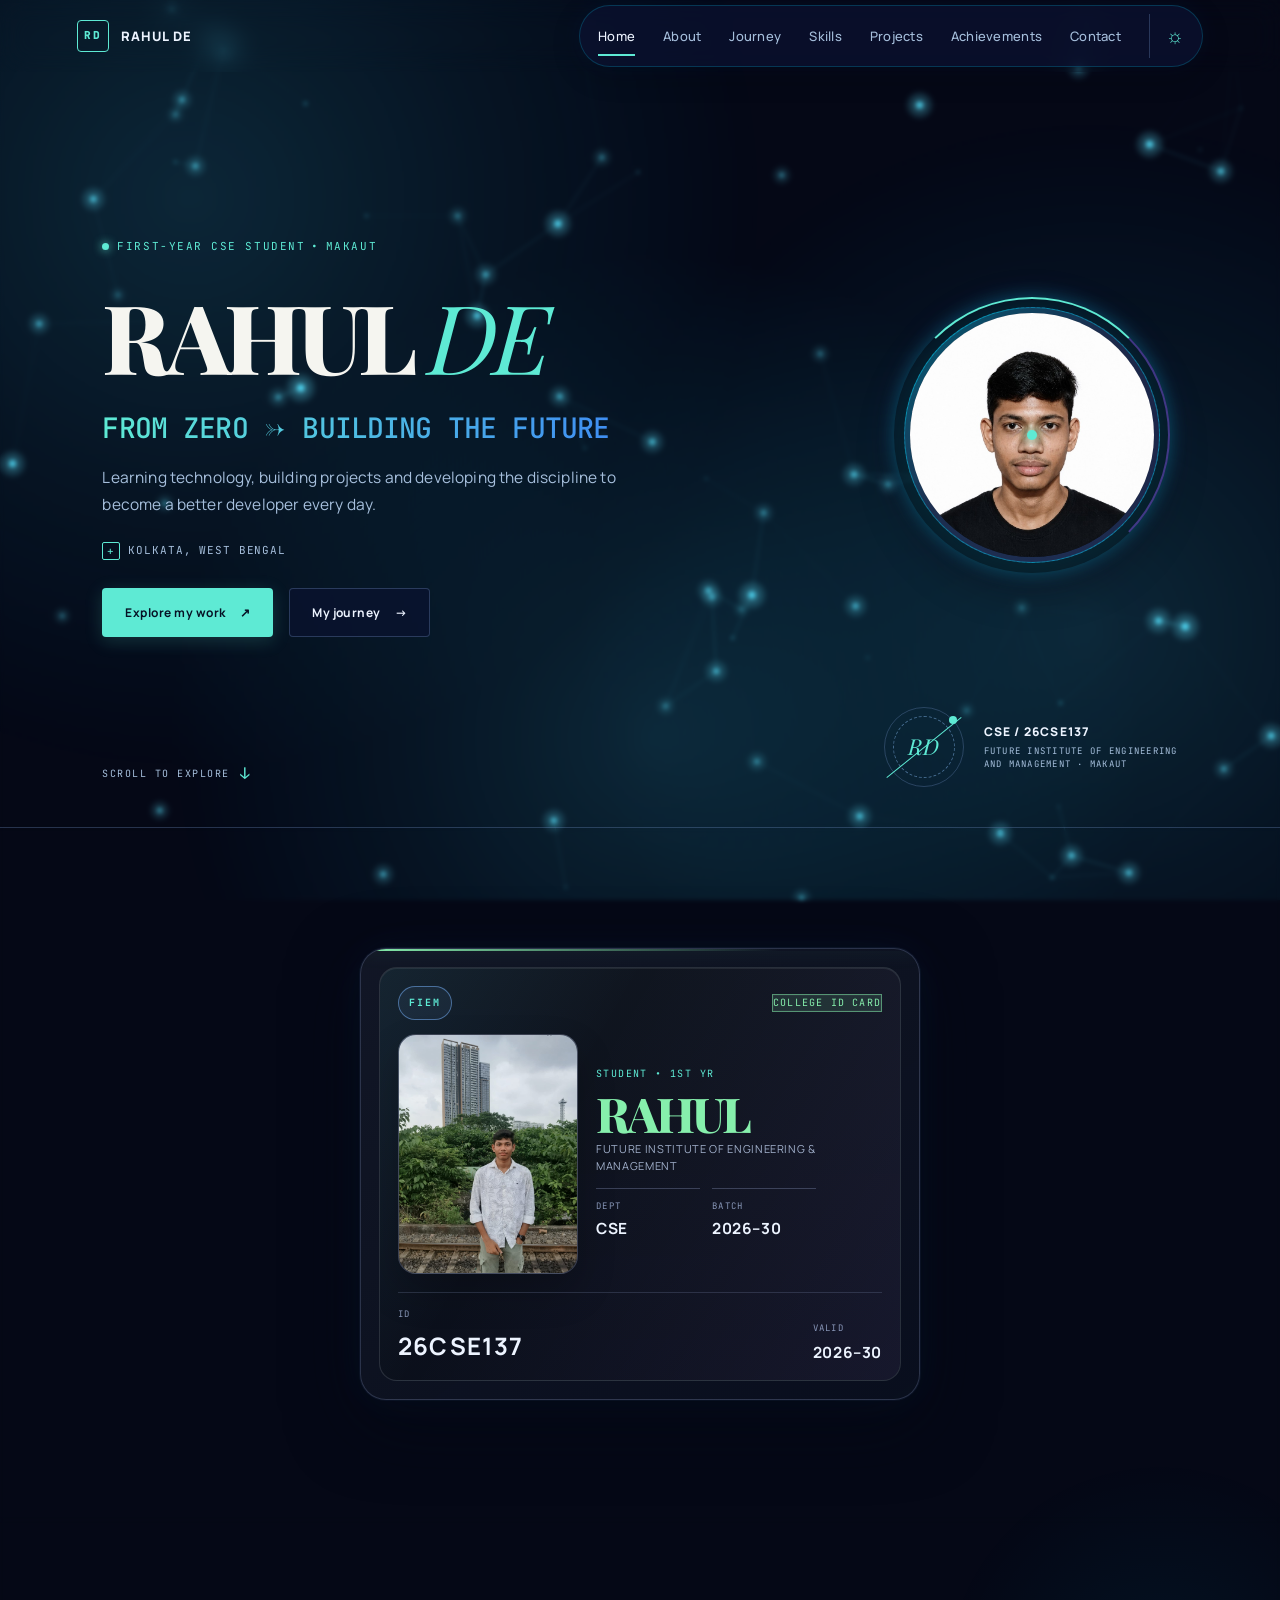
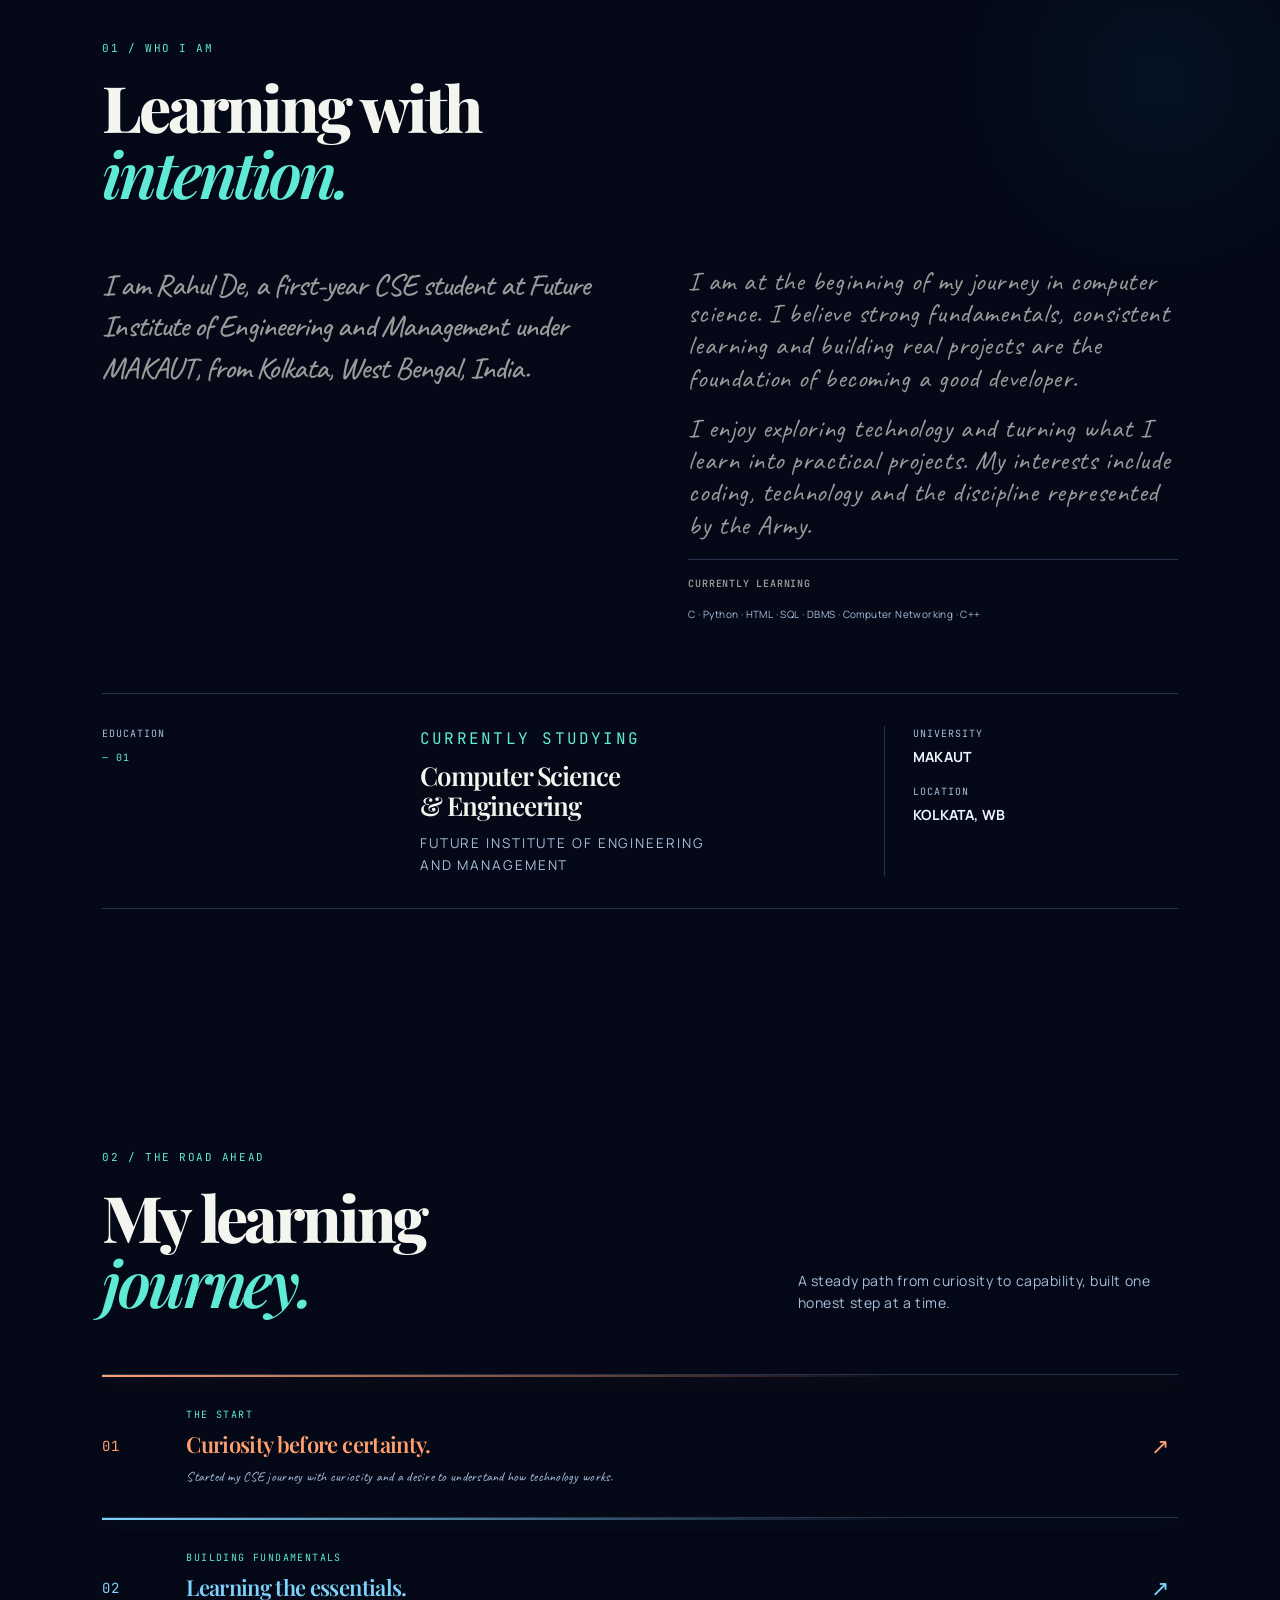
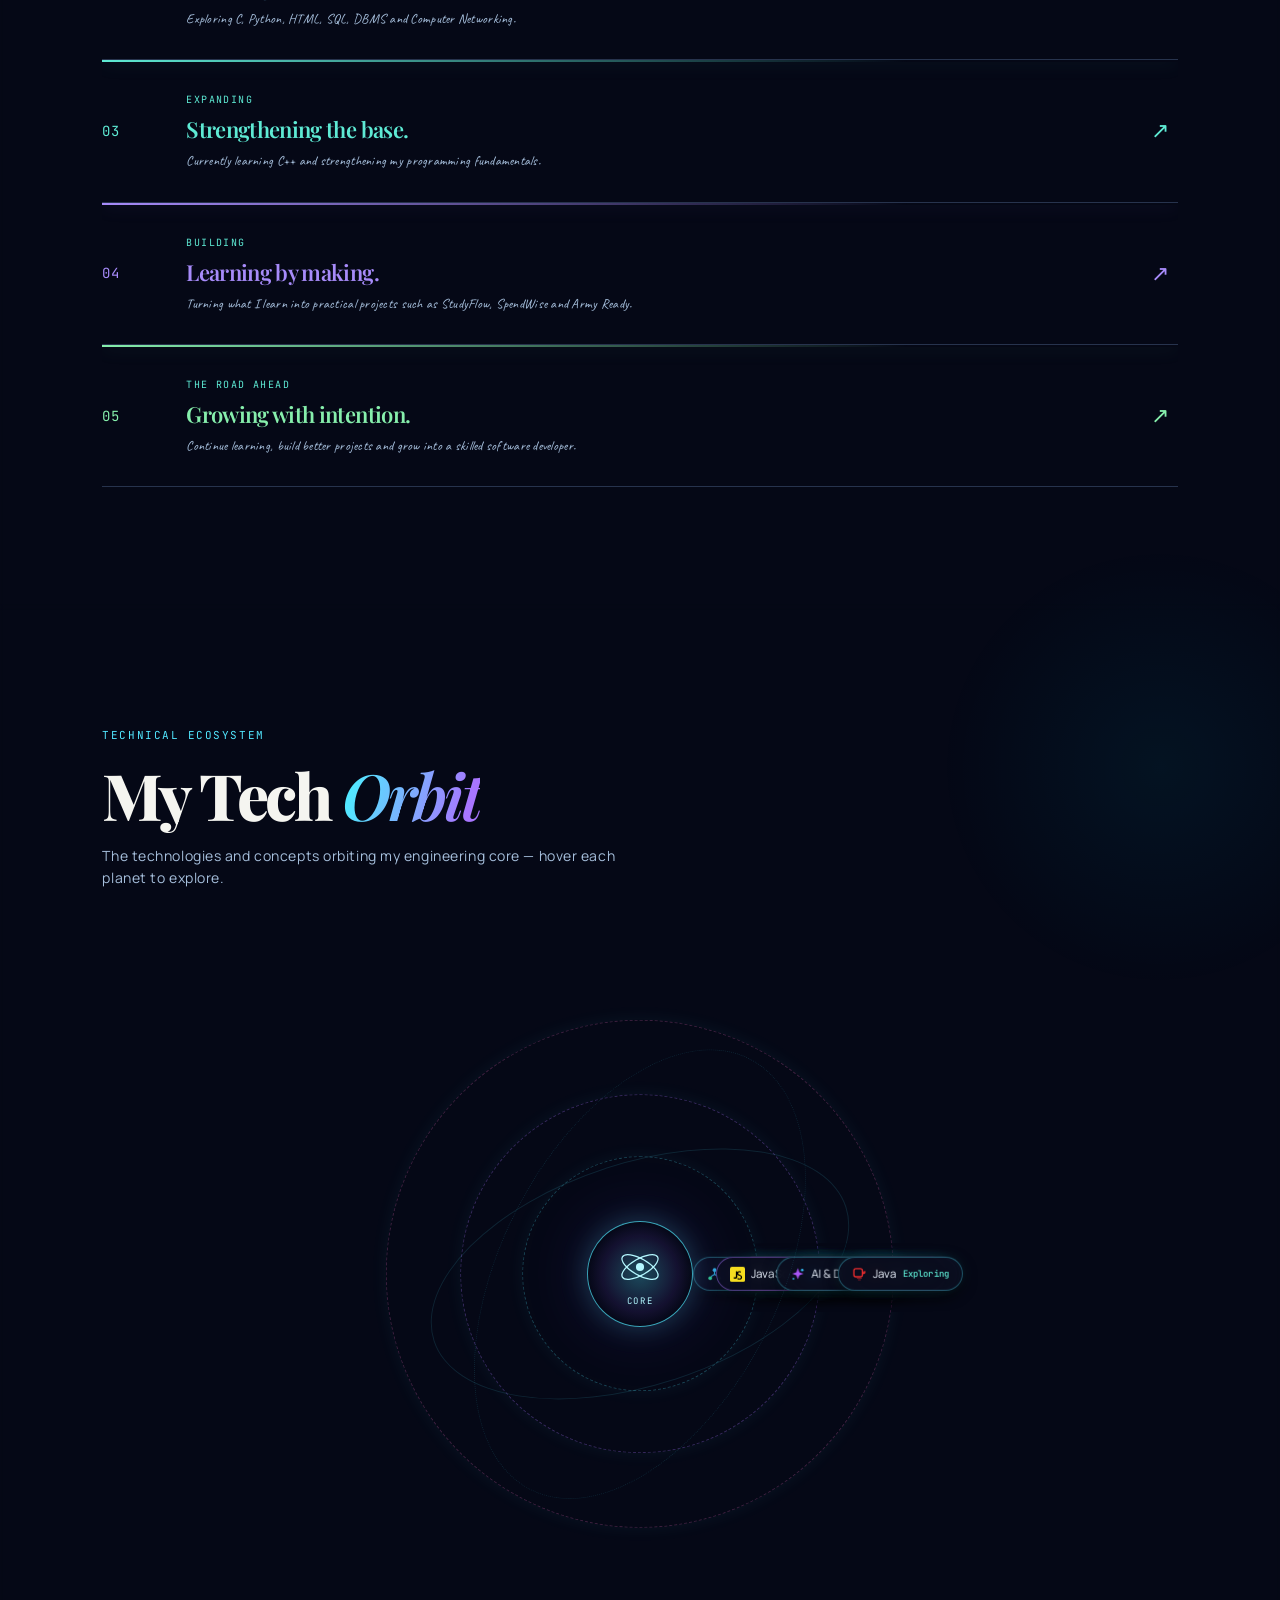
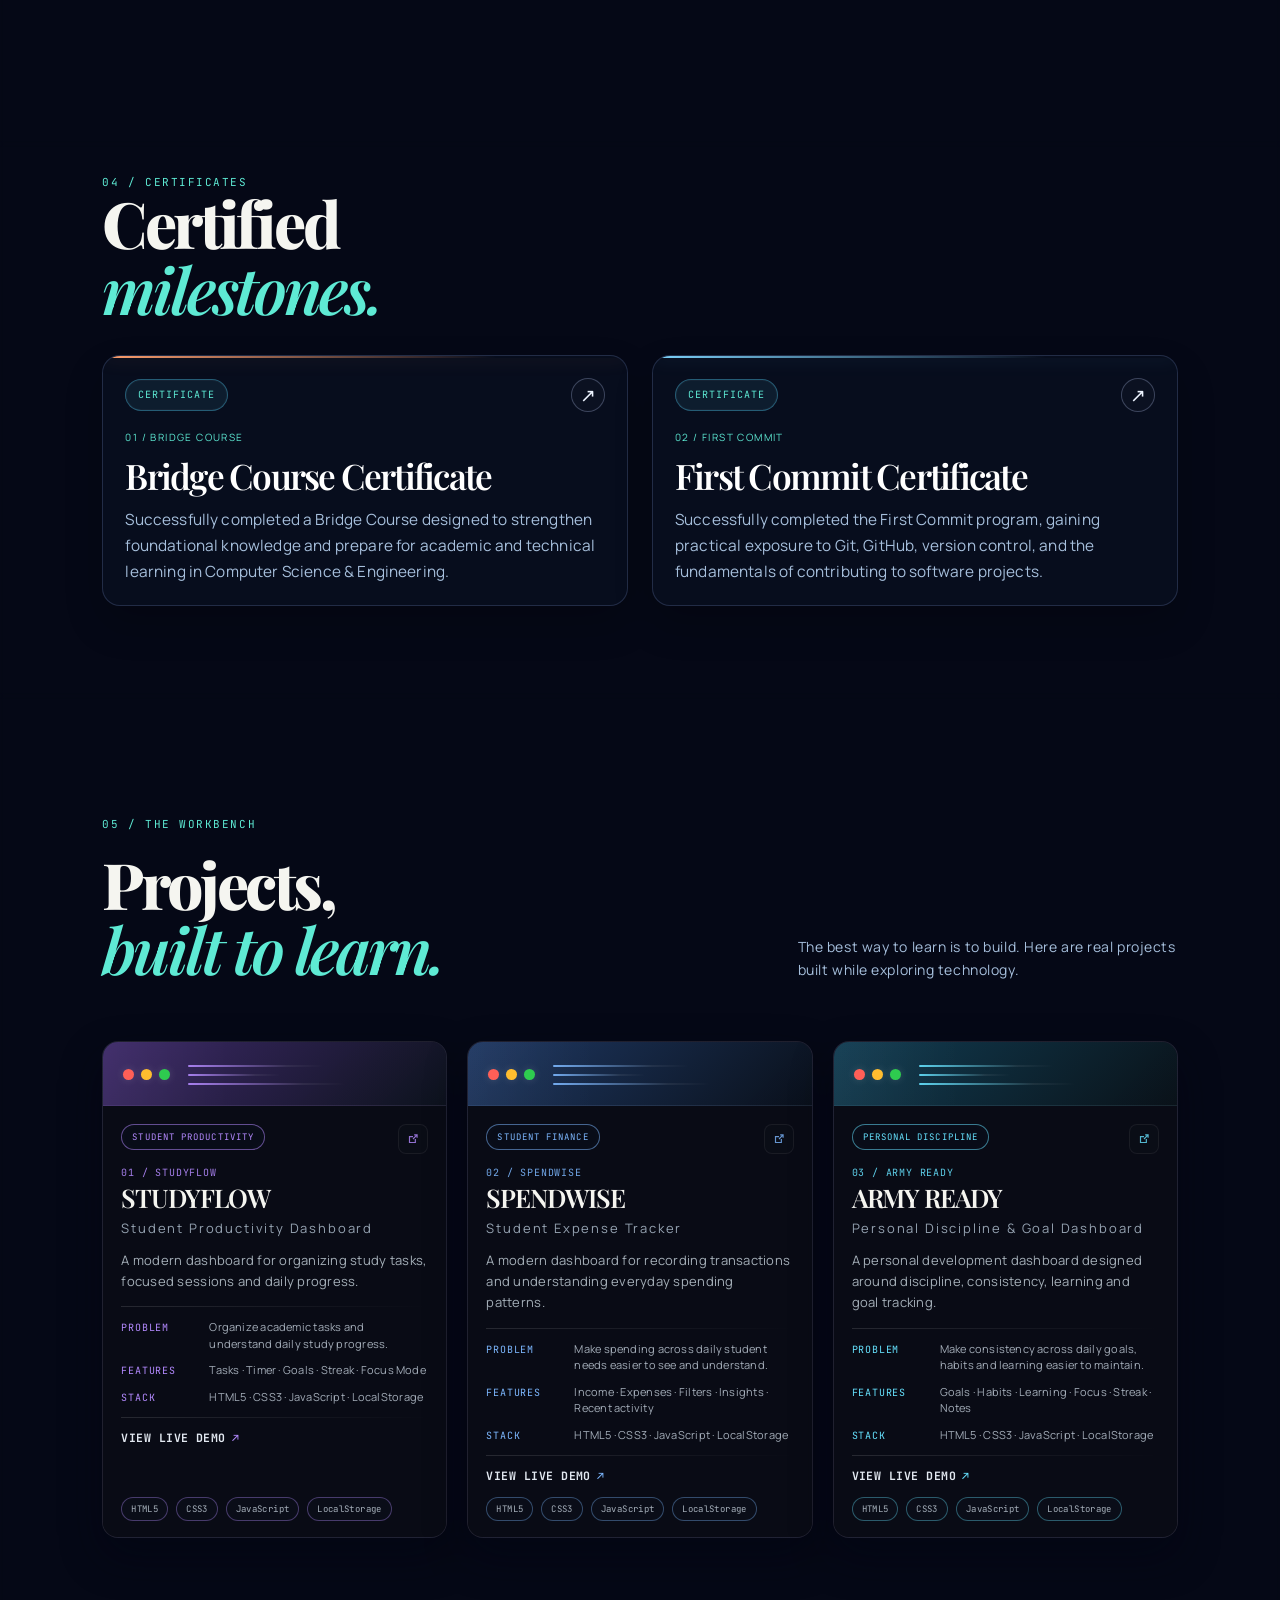
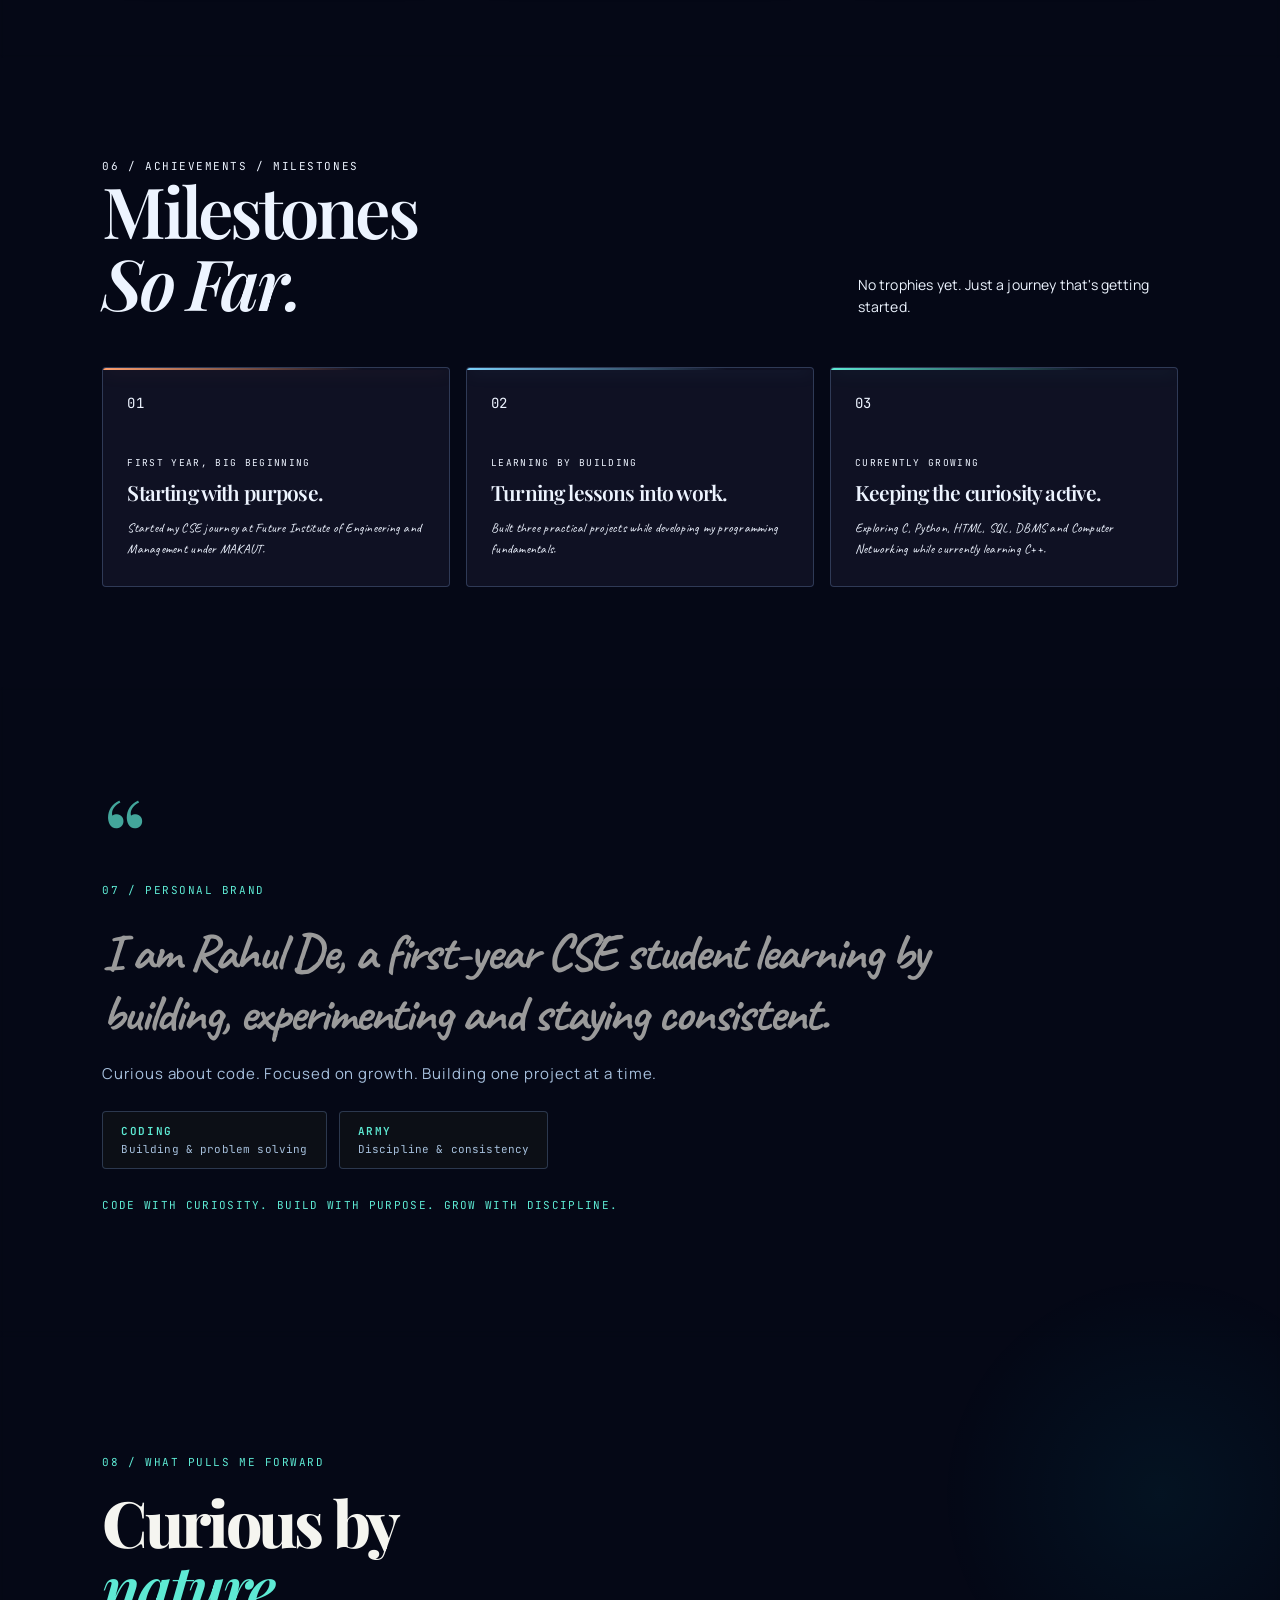
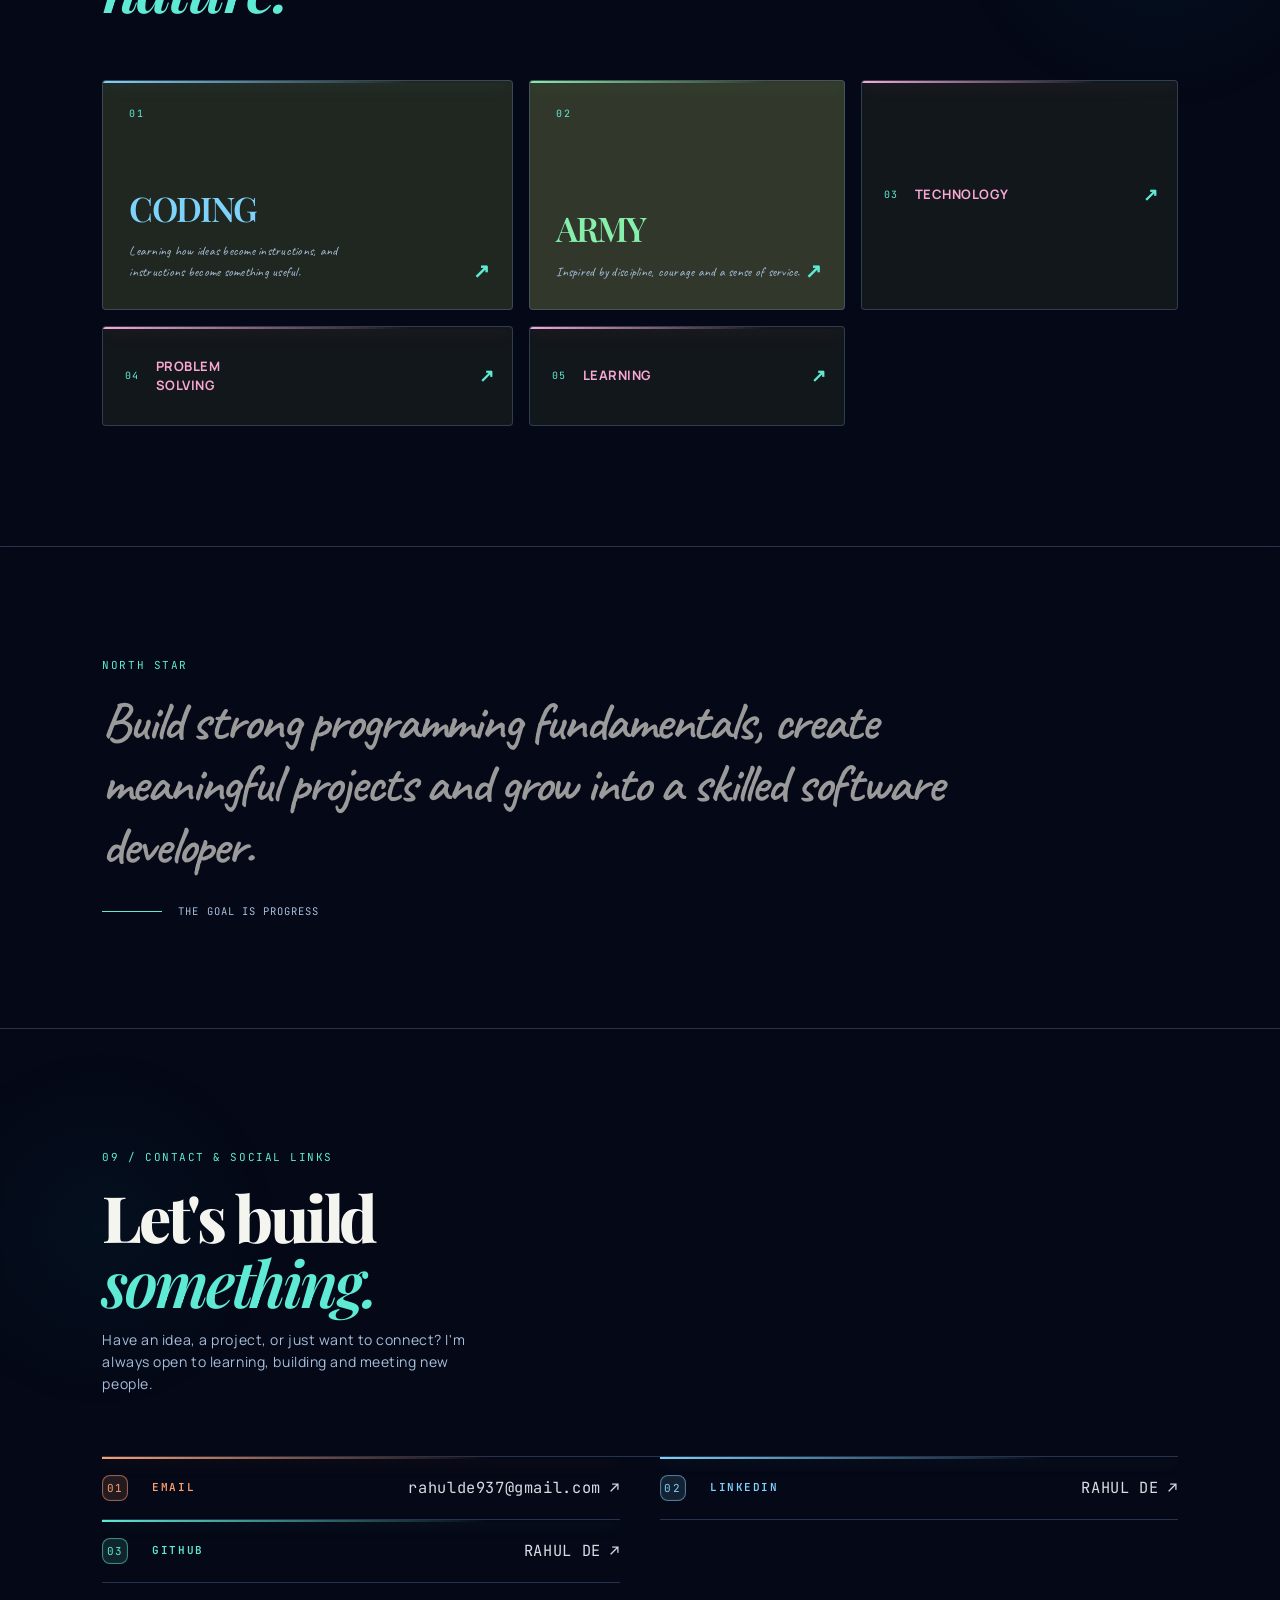
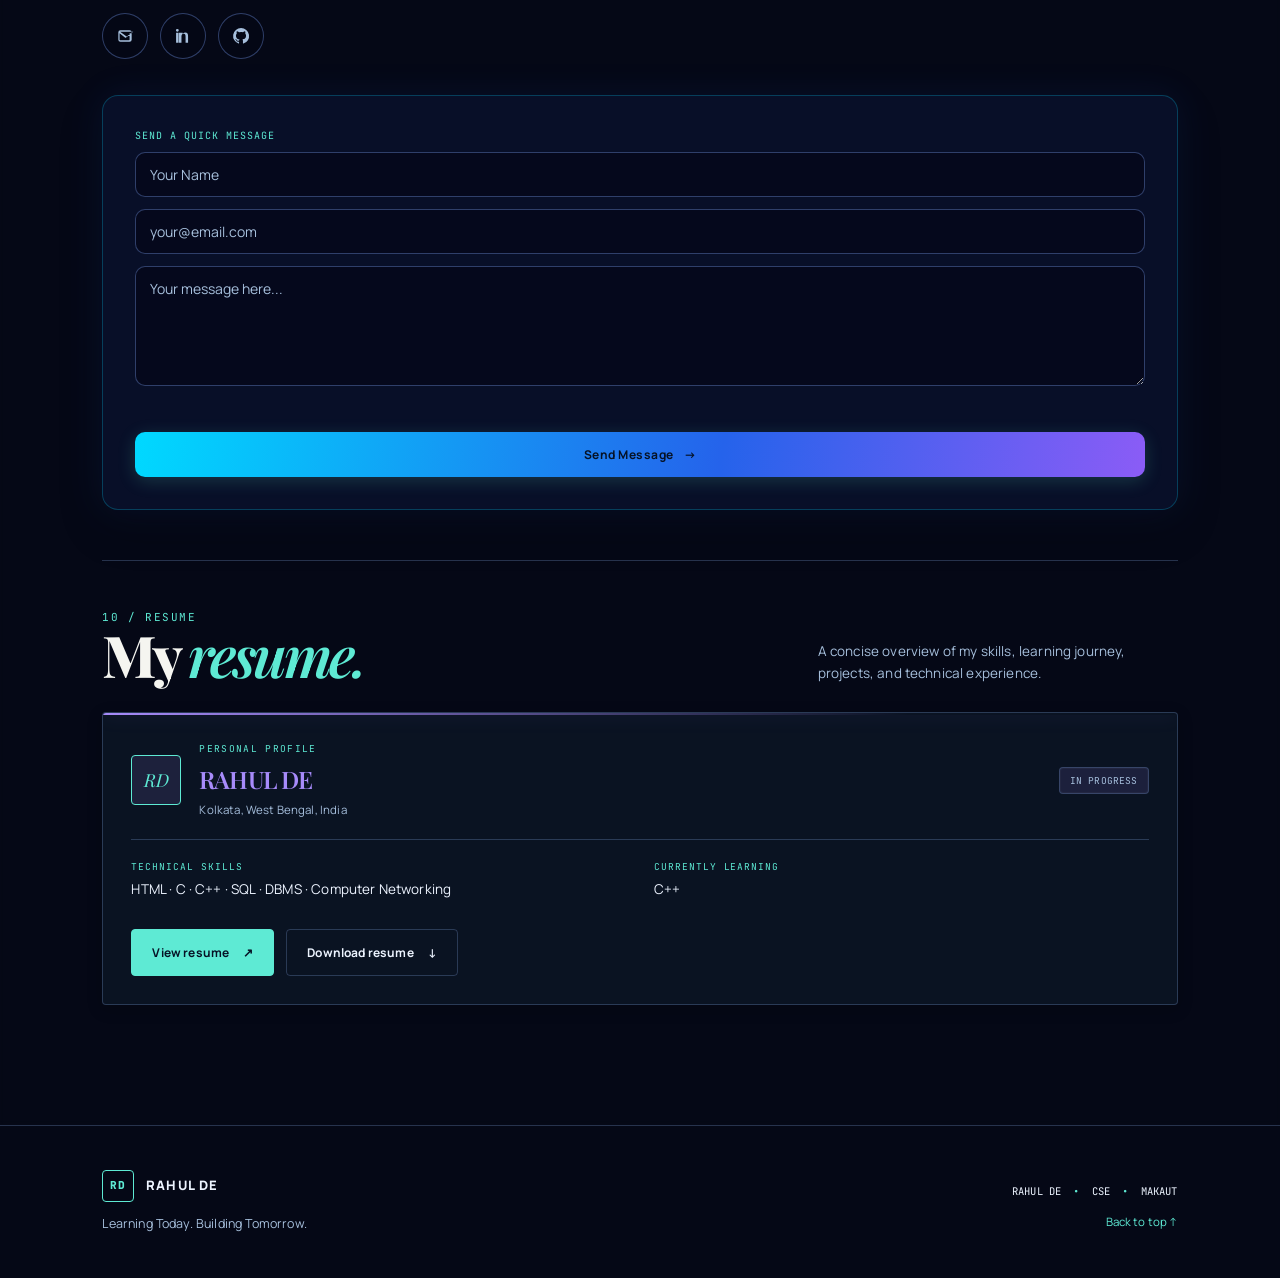
<file: index.html>
<!doctype html>
<html lang="en">
<head>
	<meta charset="utf-8">
	<meta name="viewport" content="width=device-width, initial-scale=1.0">
	<meta name="description" content="Rahul De is a first-year CSE student beginning his journey in programming, technology and problem solving.">
	<title>Rahul De | CSE Student</title>
	<link rel="preconnect" href="https://fonts.googleapis.com">
	<link rel="preconnect" href="https://fonts.gstatic.com" crossorigin>
	<link href="https://fonts.googleapis.com/css2?family=DM+Mono:wght@400;500&family=Manrope:wght@400;500;600;700;800&display=swap" rel="stylesheet">
	<link rel="stylesheet" href="style.css">
</head>
<body>
	<canvas id="futuristic-bg" class="futuristic-bg cyber-bg" aria-hidden="true"></canvas>
	<div class="portfolio-backdrop" aria-hidden="true">
		<div class="starfield">
			<span class="star star-1"></span><span class="star star-2"></span><span class="star star-3"></span>
			<span class="star star-4"></span><span class="star star-5"></span><span class="star star-6"></span>
			<span class="star star-7"></span><span class="star star-8"></span><span class="star star-9"></span>
			<span class="star star-10"></span><span class="star star-11"></span><span class="star star-12"></span>
			<span class="star star-13"></span><span class="star star-14"></span><span class="star star-15"></span>
			<span class="star star-16"></span><span class="star star-17"></span><span class="star star-18"></span>
		</div>
		<div class="glow-orb glow-orb-purple"></div>
		<div class="glow-orb glow-orb-cyan"></div>
	</div>
	<div class="scroll-progress" aria-hidden="true"><span></span></div>

	<div class="portfolio-welcome-assistant" id="portfolioWelcomeAssistant" aria-live="polite">
		<button class="welcome-assistant-bubble" id="welcomeAssistantBubble" type="button" aria-label="Open welcome message" aria-expanded="false">
			<span class="welcome-bubble-glow" aria-hidden="true"></span>
			<span class="welcome-bubble-icon" aria-hidden="true">AI</span>
		</button>
		<div class="welcome-assistant-card" id="welcomeAssistantCard" role="dialog" aria-modal="false" aria-label="Portfolio welcome assistant">
			<div class="welcome-assistant-header">
				<div class="welcome-assistant-avatar" aria-hidden="true">AI</div>
				<div class="welcome-assistant-indicator">
					<span class="welcome-assistant-dot" aria-hidden="true"></span>
					<small>online</small>
				</div>
				<button class="welcome-assistant-close" type="button" aria-label="Minimize welcome assistant">−</button>
			</div>
			<div class="welcome-assistant-body">
				<p class="welcome-assistant-text" aria-live="polite"></p>
			</div>
		</div>
	</div>
	
	<header class="site-header">
		<a class="brand" href="#home" aria-label="Rahul De home"><span>RD</span><strong>RAHUL DE</strong></a>
		<button class="menu-toggle" type="button" aria-expanded="false" aria-controls="site-nav" aria-label="Toggle navigation menu">
			<span></span><span></span><span></span>
			<span class="sr-only">Toggle navigation menu</span>
		</button>
		<nav id="site-nav" class="site-nav" aria-label="Main navigation">
			<a class="nav-link active" href="#home">Home</a>
			<a class="nav-link" href="#about">About</a>
			<a class="nav-link" href="#journey">Journey</a>
			<a class="nav-link" href="#skills">Skills</a>
			<a class="nav-link" href="#projects">Projects</a>
			<a class="nav-link" href="#achievements">Achievements</a>
			<a class="nav-link" href="#contact">Contact</a>
			<button class="theme-toggle" type="button" aria-label="Switch to light theme" title="Toggle theme">
				<span class="theme-icon">☼</span>
			</button>
		</nav>
	</header>

	<main>
		<!-- 01. Hero Section -->
		<section id="home" class="hero section-pad">
			<div class="hero-grid-art" aria-hidden="true"></div>
			<div class="hero-container">
				<div class="hero-copy reveal">
					<p class="eyebrow"><span class="eyebrow-dot"></span> FIRST-YEAR CSE STUDENT <b>•</b> MAKAUT</p>
					<h1>RAHUL <em>DE</em></h1>
					<p class="hero-statement">FROM ZERO <span>→</span> BUILDING THE FUTURE</p>
					<p class="hero-intro">Learning technology, building projects and developing the discipline to become a better developer every day.</p>
					<div class="hero-location"><span>+</span> Kolkata, West Bengal</div>
					<div class="button-row">
						<a class="button button-primary" href="#projects">Explore my work <span>↗</span></a>
						<a class="button button-quiet" href="#about">My journey <span>→</span></a>
					</div>
				</div>
				<div class="hero-photo reveal">
					<div class="photo-orbit-wrapper">
						<div class="hero-photo-frame">
							<img src="./1787078400465_proimage.png" alt="Rahul De - CSE Student" class="hero-photo-img">
						</div>
						<span class="photo-orbit-dot" aria-hidden="true"></span>
					</div>
				</div>
			</div>
			<div class="hero-meta reveal">
				<div class="orbit">
					<span class="orbit-line"></span>
					<span class="orbit-dot"></span>
					<div class="initials">RD</div>
				</div>
				<div>
					<p>CSE / 26CSE137</p>
					<small>FUTURE INSTITUTE OF ENGINEERING</small>
					<small>AND MANAGEMENT · MAKAUT</small>
				</div>
			</div>
			<div class="hero-scroll">SCROLL TO EXPLORE <span>↓</span></div>
		</section>

		<section id="college-id-card" class="college-id-card-section section-pad" aria-label="College ID Card section">
			<div class="college-id-card-stage reveal">
				<article class="college-id-card" aria-label="Rahul De college ID card">
					<div class="college-id-card-inner">
						<div class="college-id-card-header">
							<span class="college-id-brand">FIEM</span>
							<span class="college-id-badge">College ID Card</span>
						</div>
						<div class="college-id-card-main">
							<div class="college-id-photo-wrap">
								<img src="./images/Collage%20id%20card.png" alt="Rahul De college portrait" class="college-id-photo">
							</div>
							<div class="college-id-meta">
								<p class="college-id-role">Student • 1st Yr</p>
								<h3>Rahul</h3>
								<p class="college-id-university">FUTURE INSTITUTE OF ENGINEERING &amp; MANAGEMENT</p>
								<div class="college-id-details">
									<div>
										<span>Dept</span>
										<strong>CSE</strong>
									</div>
									<div>
										<span>Batch</span>
										<strong>2026–30</strong>
									</div>
								</div>
							</div>
						</div>
						<div class="college-id-card-footer">
							<div class="college-id-id-block">
								<span>ID</span>
								<strong>26CSE137</strong>
							</div>
							<div class="college-id-valid-block">
								<span>Valid</span>
								<strong>2026–30</strong>
							</div>
						</div>
					</div>
				</article>
			</div>
		</section>

		<!-- 02. About Section -->
		<section id="about" class="section-pad about-section">
			<div class="section-heading reveal">
				<p class="kicker">01 / WHO I AM</p>
				<h2>Learning with<br><i>intention.</i></h2>
			</div>
			<div class="about-grid">
				<div class="about-lead reveal">
					<p>I am Rahul De, a first-year CSE student at Future Institute of Engineering and Management under MAKAUT, from Kolkata, West Bengal, India.</p>
				</div>
				<div class="about-detail reveal">
					<p>I am at the beginning of my journey in computer science. I believe strong fundamentals, consistent learning and building real projects are the foundation of becoming a good developer.</p>
					<p>I enjoy exploring technology and turning what I learn into practical projects. My interests include coding, technology and the discipline represented by the Army.</p>
					<p class="about-learning"><strong>CURRENTLY LEARNING</strong><span>C · Python · HTML · SQL · DBMS · Computer Networking · C++</span></p>
				</div>
			</div>
			<div class="education reveal">
				<div class="education-label">EDUCATION <span>— 01</span></div>
				<div class="education-main">
					<p class="mono">CURRENTLY STUDYING</p>
					<h3>Computer Science<br>&amp; Engineering</h3>
					<p>Future Institute of Engineering<br>and Management</p>
				</div>
				<div class="education-side">
					<p>UNIVERSITY</p>
					<strong>MAKAUT</strong>
					<p>LOCATION</p>
					<strong>KOLKATA, WB</strong>
				</div>
			</div>
		</section>

		<!-- 03. Journey Section -->
		<section id="journey" class="section-pad journey-section">
			<div class="section-heading reveal">
				<div>
					<p class="kicker">02 / THE ROAD AHEAD</p>
					<h2>My learning<br><i>journey.</i></h2>
				</div>
				<p class="heading-note">A steady path from curiosity to capability, built one honest step at a time.</p>
			</div>
			<div class="journey-list">
				<article class="journey-item reveal">
					<span class="journey-number">01</span>
					<div>
						<p class="mono">THE START</p>
						<h3>Curiosity before certainty.</h3>
						<p>Started my CSE journey with curiosity and a desire to understand how technology works.</p>
					</div>
					<span class="journey-mark">↗</span>
				</article>
				<article class="journey-item reveal">
					<span class="journey-number">02</span>
					<div>
						<p class="mono">BUILDING FUNDAMENTALS</p>
						<h3>Learning the essentials.</h3>
						<p>Exploring C, Python, HTML, SQL, DBMS and Computer Networking.</p>
					</div>
					<span class="journey-mark">↗</span>
				</article>
				<article class="journey-item reveal">
					<span class="journey-number">03</span>
					<div>
						<p class="mono">EXPANDING</p>
						<h3>Strengthening the base.</h3>
						<p>Currently learning C++ and strengthening my programming fundamentals.</p>
					</div>
					<span class="journey-mark">↗</span>
				</article>
				<article class="journey-item reveal">
					<span class="journey-number">04</span>
					<div>
						<p class="mono">BUILDING</p>
						<h3>Learning by making.</h3>
						<p>Turning what I learn into practical projects such as StudyFlow, SpendWise and Army Ready.</p>
					</div>
					<span class="journey-mark">↗</span>
				</article>
				<article class="journey-item reveal">
					<span class="journey-number">05</span>
					<div>
						<p class="mono">THE ROAD AHEAD</p>
						<h3>Growing with intention.</h3>
						<p>Continue learning, build better projects and grow into a skilled software developer.</p>
					</div>
					<span class="journey-mark">↗</span>
				</article>
			</div>
		</section>

		<!-- 04. Skills Section -->
		<section id="skills" class="section-pad skills-section skills-orbit-section">
			<div class="section-heading reveal">
				<p class="kicker tech-orbit-kicker">TECHNICAL ECOSYSTEM</p>
				<h2>My Tech <i>Orbit</i></h2>
				<p class="heading-note">The technologies and concepts orbiting my engineering core — hover each planet to explore.</p>
			</div>
			<!-- Skills orbit container (populated by JS) -->
			<div class="skills-orbit-container" id="skillsOrbitContainer" aria-label="Technologies in my technical ecosystem">
				<div class="orbit-track"></div>
				<div class="orbit-track"></div>
				<div class="orbit-track"></div>
				<div class="skills-orbit-center" aria-label="Engineering core">
					<svg viewBox="0 0 64 64" aria-hidden="true"><ellipse cx="32" cy="32" rx="25" ry="10" transform="rotate(30 32 32)"></ellipse><ellipse cx="32" cy="32" rx="25" ry="10" transform="rotate(-30 32 32)"></ellipse><circle cx="32" cy="32" r="5"></circle></svg>
					<span>CORE</span>
				</div>
			</div>
			<div class="skills-grid">
				<article class="skill reveal">
					<span class="skill-index">01</span>
					<div>
						<h3>Programming</h3>
						<div class="skill-list">
							<span><svg class="tech-icon" width="15" height="15" viewBox="0 0 24 24" fill="none" xmlns="http://www.w3.org/2000/svg" aria-hidden="true"><path d="M16.92 4.18A9.9 9.9 0 0 0 12 2.92C6.98 2.92 2.92 6.98 2.92 12s4.06 9.08 9.08 9.08c1.78 0 3.46-.51 4.9-1.42a9.92 9.92 0 0 0 3.73-4.32l-3.32-1.37a6.22 6.22 0 0 1-2.31 2.7 5.6 5.6 0 0 1-3 .83 5.71 5.71 0 0 1-5.7-5.7 5.71 5.71 0 0 1 5.7-5.7c1.1 0 2.14.31 3 .85.87.56 1.54 1.36 1.95 2.3l3.32-1.37a9.77 9.77 0 0 0-3.65-4.7z" fill="#00599C"/><path d="M12 5.5a6.5 6.5 0 0 0-6.5 6.5 6.5 6.5 0 0 0 6.5 6.5c1.47 0 2.82-.49 3.9-1.31l-1.34-2.32a3.84 3.84 0 0 1-2.56.97 3.84 3.84 0 0 1-3.84-3.84 3.84 3.84 0 0 1 3.84-3.84c1 0 1.9.36 2.59 1l1.34-2.32A6.47 6.47 0 0 0 12 5.5z" fill="#659AD2"/></svg>C <b>Basic</b></span>
							<span><svg class="tech-icon" width="15" height="15" viewBox="0 0 24 24" fill="none" xmlns="http://www.w3.org/2000/svg" aria-hidden="true"><path d="M11.9 2c-3.1 0-2.9 1.3-2.9 1.3l.01 1.4h2.9v.4H6.1S4 4.9 4 8c0 3.2 1.8 3.1 1.8 3.1h1.1v-1.5c0-1.8 1.5-1.7 1.5-1.7h2.9c1.7 0 1.6-1.5 1.6-1.5V4.4S13.1 2 11.9 2zm-1.6 1a.6.6 0 1 1 0 1.2.6.6 0 0 1 0-1.2z" fill="#3776AB"/><path d="M12.1 22c3.1 0 2.9-1.3 2.9-1.3l-.01-1.4h-2.9v-.4h5.8s2.1.2 2.1-2.9c0-3.2-1.8-3.1-1.8-3.1h-1.1v1.5c0 1.8-1.5 1.7-1.5 1.7H12.7c-1.7 0-1.6 1.5-1.6 1.5v1.9s-.2 2.5 1 2.5zm1.6-1a.6.6 0 1 1 0-1.2.6.6 0 0 1 0 1.2z" fill="#FFD43B"/></svg>Python <b>Basic</b></span>
							<span><svg class="tech-icon" width="15" height="15" viewBox="0 0 24 24" fill="none" xmlns="http://www.w3.org/2000/svg" aria-hidden="true"><path d="M11.5 2.5L2 8v8l9.5 5.5L21 16V8L11.5 2.5z" fill="#00599C"/><path d="M11.5 4.5L4 8.8v6.4l7.5 4.3 7.5-4.3V8.8L11.5 4.5z" fill="#004482"/><path d="M10.8 14.2c-.6.5-1.4.8-2.3.8-1.7 0-3-1.3-3-3s1.3-3 3-3c.9 0 1.7.3 2.3.8l.9-1.2C10.8 7.9 9.7 7.5 8.5 7.5 6 7.5 4 9.5 4 12s2 4.5 4.5 4.5c1.2 0 2.3-.4 3.2-1.1l-.9-1.2z" fill="#FFFFFF"/><path d="M14.5 10.5v1h-1v1h1v1h1v-1h1v-1h-1v-1h-1zm4 0v1h-1v1h1v1h1v-1h1v-1h-1v-1h-1z" fill="#659AD2"/></svg>C++ <b>Learning</b></span>
						</div>
					</div>
				</article>
				<article class="skill reveal">
					<span class="skill-index">02</span>
					<div>
						<h3>Web</h3>
						<div class="skill-list">
							<span><svg class="tech-icon" width="15" height="15" viewBox="0 0 24 24" fill="none" xmlns="http://www.w3.org/2000/svg" aria-hidden="true"><path d="M3 2l1.6 18.2L12 22l7.4-1.8L21 2H3z" fill="#E34F26"/><path d="M12 3.7v16.5l5.8-1.5L19.3 3.7H12z" fill="#EF652A"/><path d="M12 7.7H7.7l.2 2.5h4.1V7.7zm0 5H8.1l.3 2.6 3.6 1v-2.6l-1.8-.5-.1-1H12v-.5zm0-7.5v2.5h4.4l-.4 4.5H12v2.5h3.9l-.4 4-3.5 1v2.6l6-1.6.8-9.4.3-3.6H12z" fill="#FFFFFF"/></svg>HTML <b>Basic</b></span>
						</div>
					</div>
				</article>
				<article class="skill reveal">
					<span class="skill-index">03</span>
					<div>
						<h3>Database</h3>
						<div class="skill-list">
							<span><svg class="tech-icon" width="15" height="15" viewBox="0 0 24 24" fill="none" xmlns="http://www.w3.org/2000/svg" aria-hidden="true"><ellipse cx="12" cy="5" rx="8" ry="3" fill="#00758F"/><path d="M4 5v5c0 1.66 3.58 3 8 3s8-1.34 8-3V5" stroke="#00758F" stroke-width="2" fill="none"/><path d="M4 10v5c0 1.66 3.58 3 8 3s8-1.34 8-3v-5" stroke="#00758F" stroke-width="2" fill="none"/><path d="M4 15v4c0 1.66 3.58 3 8 3s8-1.34 8-3v-4" stroke="#00758F" stroke-width="2" fill="none"/><circle cx="16" cy="16" r="4" fill="#F29111"/><path d="M14.5 16l1 1 2-2" stroke="#FFFFFF" stroke-width="1.2" stroke-linecap="round" stroke-linejoin="round"/></svg>SQL <b>Basic</b></span>
							<span><svg class="tech-icon" width="15" height="15" viewBox="0 0 24 24" fill="none" xmlns="http://www.w3.org/2000/svg" aria-hidden="true"><ellipse cx="12" cy="6" rx="7" ry="2.5" fill="#0284C7"/><ellipse cx="12" cy="6" rx="7" ry="2.5" stroke="#38BDF8" stroke-width="1"/><path d="M5 6v5c0 1.38 3.13 2.5 7 2.5s7-1.12 7-2.5V6" stroke="#0284C7" stroke-width="1.8" fill="none"/><path d="M5 11v5c0 1.38 3.13 2.5 7 2.5s7-1.12 7-2.5v-5" stroke="#0284C7" stroke-width="1.8" fill="none"/><path d="M5 16v2c0 1.38 3.13 2.5 7 2.5s7-1.12 7-2.5v-2" stroke="#38BDF8" stroke-width="1.8" fill="none"/></svg>DBMS <b>Basic</b></span>
						</div>
					</div>
				</article>
				<article class="skill reveal">
					<span class="skill-index">04</span>
					<div>
						<h3>Computer Science</h3>
						<div class="skill-list">
							<span><svg class="tech-icon" width="15" height="15" viewBox="0 0 24 24" fill="none" xmlns="http://www.w3.org/2000/svg" aria-hidden="true"><circle cx="12" cy="5" r="3" fill="#38BDF8"/><circle cx="5" cy="18" r="3" fill="#34D399"/><circle cx="19" cy="18" r="3" fill="#34D399"/><path d="M12 8v4M12 12l-5 3M12 12l5 3" stroke="#38BDF8" stroke-width="1.8" stroke-linecap="round"/></svg>Computer Networking <b>Basic</b></span>
						</div>
					</div>
				</article>
				<article class="skill reveal">
					<span class="skill-index">05</span>
					<div>
						<h3>Tools</h3>
						<div class="skill-list">
							<span><svg class="tech-icon" width="15" height="15" viewBox="0 0 24 24" fill="none" xmlns="http://www.w3.org/2000/svg" aria-hidden="true"><path d="M17.5 2.1L6.7 11.2l4.8 3.6 6-4.5V2.1z" fill="#0065A9"/><path d="M17.5 21.9l-6-4.5-4.8 3.6L17.5 21.9z" fill="#007ACC"/><path d="M6.7 11.2L2 7.7v8.6l4.7-3.5 4.8 3.6 6 4.5 4.5-2.2V5.3l-4.5-2.2-6 4.5-4.8 3.6z" fill="#1F9CF0"/><path d="M17.5 2.1l4.5 2.2v15.4l-4.5 2.2V2.1z" fill="#0065A9"/></svg>VS Code <b>Tool</b></span>
							<span><svg class="tech-icon" width="15" height="15" viewBox="0 0 24 24" fill="none" xmlns="http://www.w3.org/2000/svg" aria-hidden="true"><path d="M21.6 10.9L13.1 2.4c-.6-.6-1.5-.6-2.1 0L8.9 4.5l2.7 2.7c.6-.2 1.3 0 1.8.5.5.5.6 1.3.3 1.9l2.6 2.6c.6-.3 1.4-.2 1.9.3.7.7.7 1.9 0 2.6-.7.7-1.9.7-2.6 0-.6-.6-.7-1.4-.3-2.1l-2.4-2.4v5.3c.2.1.4.3.5.5.7.7.7 1.9 0 2.6-.7.7-1.9.7-2.6 0-.7-.7-.7-1.9 0-2.6.2-.2.4-.4.6-.5V8.5c-.2-.1-.4-.3-.6-.5-.6-.6-.7-1.4-.3-2.1L8.2 3.8 2.4 9.6c-.6.6-.6 1.5 0 2.1l8.5 8.5c.6.6 1.5.6 2.1 0l8.6-8.6c.6-.6.6-1.6 0-2.2v-.5z" fill="#F05032"/></svg>Git <b>Tool</b></span>
							<span><svg class="tech-icon github-icon" width="15" height="15" viewBox="0 0 24 24" fill="none" xmlns="http://www.w3.org/2000/svg" aria-hidden="true"><path fill-rule="evenodd" clip-rule="evenodd" d="M12 2C6.477 2 2 6.484 2 12.017c0 4.425 2.865 8.18 6.839 9.504.5.092.682-.217.682-.483 0-.237-.008-.868-.013-1.703-2.782.605-3.369-1.343-3.369-1.343-.454-1.158-1.11-1.466-1.11-1.466-.908-.62.069-.608.069-.608 1.003.07 1.53 1.032 1.53 1.032.892 1.53 2.341 1.088 2.91.832.092-.647.35-1.088.636-1.338-2.22-.253-4.555-1.113-4.555-4.951 0-1.093.39-1.988 1.029-2.688-.103-.253-.446-1.272.098-2.65 0 0 .84-.27 2.75 1.026A9.564 9.564 0 0112 6.844c.85.004 1.705.115 2.504.337 1.909-1.296 2.747-1.027 2.747-1.027.546 1.379.202 2.398.1 2.651.64.7 1.028 1.595 1.028 2.688 0 3.848-2.339 4.695-4.566 4.943.359.309.678.92.678 1.855 0 1.338-.012 2.419-.012 2.747 0 .268.18.58.688.482A10.019 10.019 0 0022 12.017C22 6.484 17.522 2 12 2z" fill="#FFFFFF"/></svg>GitHub <b>Tool</b></span>
						</div>
					</div>
				</article>
				<article class="skill reveal">
					<span class="skill-index">06</span>
					<div>
						<h3>Exploring</h3>
						<div class="skill-list">
							<span><svg class="tech-icon" width="15" height="15" viewBox="0 0 24 24" fill="none" xmlns="http://www.w3.org/2000/svg" aria-hidden="true"><path d="M12 2L14.4 8.6L21 11L14.4 13.4L12 20L9.6 13.4L3 11L9.6 8.6L12 2Z" fill="#A855F7"/><circle cx="19" cy="5" r="2" fill="#38BDF8"/><circle cx="5" cy="19" r="1.5" fill="#38BDF8"/></svg>AI &amp; Data <b>Exploring</b></span>
						</div>
					</div>
				</article>
				<article class="skill reveal">
					<span class="skill-index">07</span>
					<div>
						<h3>Modern Languages</h3>
						<div class="skill-list">
							<span><svg class="tech-icon" width="15" height="15" viewBox="0 0 24 24" fill="none" xmlns="http://www.w3.org/2000/svg" aria-hidden="true"><path d="M8.85 16.83c0 .24.19.43.43.43h5.44c.24 0 .43-.19.43-.43 0-.24-.19-.43-.43-.43H9.28c-.24 0-.43.19-.43.43zm-1.02 2.05c0 .24.19.43.43.43h7.48c.24 0 .43-.19.43-.43 0-.24-.19-.43-.43-.43H8.26c-.24 0-.43.19-.43.43zm1.88 2.05c0 .24.19.43.43.43h3.72c.24 0 .43-.19.43-.43 0-.24-.19-.43-.43-.43h-3.72c-.24 0-.43.19-.43.43zM19.14 7.5h-1.28V6.28A4.28 4.28 0 0 0 13.58 2H6.42A4.28 4.28 0 0 0 2.14 6.28v6.44a4.28 4.28 0 0 0 4.28 4.28h7.16a4.28 4.28 0 0 0 4.28-4.28V11.5h1.28a2.57 2.57 0 0 0 2.57-2.57A1.43 1.43 0 0 0 19.14 7.5zm-3.28 5.22a2.14 2.14 0 0 1-2.14 2.14H6.42a2.14 2.14 0 0 1-2.14-2.14V6.28a2.14 2.14 0 0 1 2.14-2.14h7.16a2.14 2.14 0 0 1 2.14 2.14v6.44zm3.85-3.79c0 .24-.19.43-.43.43h-1.28V8.93h1.28c.24 0 .43.19.43.43v-.43z" fill="#EA2D2E"/></svg>Java <b>Exploring</b></span>
							<span><svg class="tech-icon" width="15" height="15" viewBox="0 0 24 24" fill="none" xmlns="http://www.w3.org/2000/svg" aria-hidden="true"><rect width="24" height="24" rx="3" fill="#F7DF1E"/><path d="M12.5 17.8c.8.5 1.7.8 2.6.8 1.4 0 2.3-.7 2.3-1.8 0-1.2-.8-1.7-2.2-2.3l-.7-.3c-2-.9-3.3-2-3.3-3.9 0-2 1.5-3.5 3.8-3.5 1.1 0 2 .3 2.7.7l-.7 2c-.6-.4-1.3-.6-2-.6-1.1 0-1.8.6-1.8 1.4 0 1 .7 1.5 2 2l.7.3c2.3 1 3.5 2.1 3.5 4.1 0 2.3-1.7 3.8-4.4 3.8-1.3 0-2.5-.4-3.3-.9l.8-2.2zM9.5 7h2.2v8.5c0 2.4-1.3 3.6-3.6 3.6-.9 0-1.9-.2-2.5-.6l.6-2c.4.3 1 .4 1.6.4 1 0 1.6-.5 1.6-1.7V7z" fill="#000000"/></svg>JavaScript <b>Exploring</b></span>
						</div>
					</div>
				</article>
			</div>
		</section>

		<section class="certificates-section section-pad" aria-labelledby="certificates-title">
			<div class="certificates-heading reveal">
				<p class="kicker">04 / CERTIFICATES</p>
				<h2 id="certificates-title">Certified<br><i>milestones.</i></h2>
			</div>
			<div class="certificates-grid reveal">
				<a class="certificates-card" href="./Bridge%20course.pdf" target="_blank" rel="noopener noreferrer" aria-label="Open Bridge Course Certificate in a new tab">
					<div class="certificates-card-top">
						<span class="certificates-badge">Certificate</span>
						<span class="certificates-arrow">↗</span>
					</div>
					<div class="certificates-card-body">
						<p class="certificates-label">01 / BRIDGE COURSE</p>
						<h3>Bridge Course Certificate</h3>
						<p>Successfully completed a Bridge Course designed to strengthen foundational knowledge and prepare for academic and technical learning in Computer Science &amp; Engineering.</p>
					</div>
				</a>
				<a class="certificates-card" href="./First%20commit.pdf" target="_blank" rel="noopener noreferrer" aria-label="Open First Commit Certificate in a new tab">
					<div class="certificates-card-top">
						<span class="certificates-badge">Certificate</span>
						<span class="certificates-arrow">↗</span>
					</div>
					<div class="certificates-card-body">
						<p class="certificates-label">02 / FIRST COMMIT</p>
						<h3>First Commit Certificate</h3>
						<p>Successfully completed the First Commit program, gaining practical exposure to Git, GitHub, version control, and the fundamentals of contributing to software projects.</p>
					</div>
				</a>
			</div>
		</section>

		<!-- 05. Projects Section -->
		<section id="projects" class="section-pad projects-section">
			<div class="section-heading projects-heading reveal">
				<div>
					<p class="kicker">05 / THE WORKBENCH</p>
					<h2>Projects,<br><i>built to learn.</i></h2>
				</div>
				<p class="heading-note">The best way to learn is to build. Here are real projects built while exploring technology.</p>
			</div>
			<div class="projects-grid">
				<article class="project-card project-card--studyflow reveal">
					<div class="project-card-header">
						<span class="browser-dots" aria-hidden="true">
							<span class="dot dot-red"></span>
							<span class="dot dot-yellow"></span>
							<span class="dot dot-green"></span>
						</span>
						<span class="project-header-lines" aria-hidden="true">
							<span class="header-line header-line-1"></span>
							<span class="header-line header-line-2"></span>
							<span class="header-line header-line-3"></span>
						</span>
					</div>
					<div class="project-info">
						<div class="project-top-row">
							<span class="project-category">STUDENT PRODUCTIVITY</span>
							<div class="project-actions" aria-label="Project links">
								<a class="card-icon-button card-icon-button--secondary" href="./studyflow/index.html" aria-label="Open StudyFlow demo">
									<svg viewBox="0 0 24 24" aria-hidden="true"><path d="M14 4h6v6h-2V7.4l-5.3 5.3-1.4-1.4L16.6 6H14V4ZM5 7h7v2H7v8h8v-5h2v7H5V7Z"/></svg>
								</a>
							</div>
						</div>
						<p class="project-label">01 / STUDYFLOW</p>
						<h3 class="project-title">STUDYFLOW</h3>
						<p class="project-subtitle">Student Productivity Dashboard</p>
						<p class="project-description">A modern dashboard for organizing study tasks, focused sessions and daily progress.</p>
						<div class="project-divider"></div>
						<dl class="project-meta">
							<div class="project-meta-row"><dt>PROBLEM</dt><dd>Organize academic tasks and understand daily study progress.</dd></div>
							<div class="project-meta-row"><dt>FEATURES</dt><dd>Tasks · Timer · Goals · Streak · Focus Mode</dd></div>
							<div class="project-meta-row"><dt>STACK</dt><dd>HTML5 · CSS3 · JavaScript · LocalStorage</dd></div>
						</dl>
						<div class="project-divider"></div>
						<a class="project-demo-link" href="./studyflow/index.html" aria-label="View live demo of StudyFlow">VIEW LIVE DEMO <span>↗</span></a>
						<div class="tech-tags">
							<span>HTML5</span>
							<span>CSS3</span>
							<span>JavaScript</span>
							<span>LocalStorage</span>
						</div>
					</div>
				</article>
				<article class="project-card project-card--spendwise reveal">
					<div class="project-card-header">
						<span class="browser-dots" aria-hidden="true">
							<span class="dot dot-red"></span>
							<span class="dot dot-yellow"></span>
							<span class="dot dot-green"></span>
						</span>
						<span class="project-header-lines" aria-hidden="true">
							<span class="header-line header-line-1"></span>
							<span class="header-line header-line-2"></span>
							<span class="header-line header-line-3"></span>
						</span>
					</div>
					<div class="project-info">
						<div class="project-top-row">
							<span class="project-category">STUDENT FINANCE</span>
							<div class="project-actions" aria-label="Project links">
								<a class="card-icon-button card-icon-button--secondary" href="./spendwise/index.html" aria-label="Open SpendWise demo">
									<svg viewBox="0 0 24 24" aria-hidden="true"><path d="M14 4h6v6h-2V7.4l-5.3 5.3-1.4-1.4L16.6 6H14V4ZM5 7h7v2H7v8h8v-5h2v7H5V7Z"/></svg>
								</a>
							</div>
						</div>
						<p class="project-label">02 / SPENDWISE</p>
						<h3 class="project-title">SPENDWISE</h3>
						<p class="project-subtitle">Student Expense Tracker</p>
						<p class="project-description">A modern dashboard for recording transactions and understanding everyday spending patterns.</p>
						<div class="project-divider"></div>
						<dl class="project-meta">
							<div class="project-meta-row"><dt>PROBLEM</dt><dd>Make spending across daily student needs easier to see and understand.</dd></div>
							<div class="project-meta-row"><dt>FEATURES</dt><dd>Income · Expenses · Filters · Insights · Recent activity</dd></div>
							<div class="project-meta-row"><dt>STACK</dt><dd>HTML5 · CSS3 · JavaScript · LocalStorage</dd></div>
						</dl>
						<div class="project-divider"></div>
						<a class="project-demo-link" href="./spendwise/index.html" aria-label="View live demo of SpendWise">VIEW LIVE DEMO <span>↗</span></a>
						<div class="tech-tags">
							<span>HTML5</span>
							<span>CSS3</span>
							<span>JavaScript</span>
							<span>LocalStorage</span>
						</div>
					</div>
				</article>
				<article class="project-card project-card--army reveal">
					<div class="project-card-header">
						<span class="browser-dots" aria-hidden="true">
							<span class="dot dot-red"></span>
							<span class="dot dot-yellow"></span>
							<span class="dot dot-green"></span>
						</span>
						<span class="project-header-lines" aria-hidden="true">
							<span class="header-line header-line-1"></span>
							<span class="header-line header-line-2"></span>
							<span class="header-line header-line-3"></span>
						</span>
					</div>
					<div class="project-info">
						<div class="project-top-row">
							<span class="project-category">PERSONAL DISCIPLINE</span>
							<div class="project-actions" aria-label="Project links">
								<a class="card-icon-button card-icon-button--secondary" href="./army-ready/index.html" aria-label="Open Army Ready demo">
									<svg viewBox="0 0 24 24" aria-hidden="true"><path d="M14 4h6v6h-2V7.4l-5.3 5.3-1.4-1.4L16.6 6H14V4ZM5 7h7v2H7v8h8v-5h2v7H5V7Z"/></svg>
								</a>
							</div>
						</div>
						<p class="project-label">03 / ARMY READY</p>
						<h3 class="project-title">ARMY READY</h3>
						<p class="project-subtitle">Personal Discipline &amp; Goal Dashboard</p>
						<p class="project-description">A personal development dashboard designed around discipline, consistency, learning and goal tracking.</p>
						<div class="project-divider"></div>
						<dl class="project-meta">
							<div class="project-meta-row"><dt>PROBLEM</dt><dd>Make consistency across daily goals, habits and learning easier to maintain.</dd></div>
							<div class="project-meta-row"><dt>FEATURES</dt><dd>Goals · Habits · Learning · Focus · Streak · Notes</dd></div>
							<div class="project-meta-row"><dt>STACK</dt><dd>HTML5 · CSS3 · JavaScript · LocalStorage</dd></div>
						</dl>
						<div class="project-divider"></div>
						<a class="project-demo-link" href="./army-ready/index.html" aria-label="View live demo of Army Ready">VIEW LIVE DEMO <span>↗</span></a>
						<div class="tech-tags">
							<span>HTML5</span>
							<span>CSS3</span>
							<span>JavaScript</span>
							<span>LocalStorage</span>
						</div>
					</div>
				</article>
			</div>
		</section>


		<!-- 06. Milestones Section -->
		<section id="achievements" class="section-pad achievement-section">
			<div class="milestones-heading reveal">
				<div>
					<p class="kicker">06 / ACHIEVEMENTS / MILESTONES</p>
					<h2>Milestones<br><i>So Far.</i></h2>
				</div>
				<p>No trophies yet. Just a journey that's getting started.</p>
			</div>
			<div class="milestone-list">
				<article class="milestone-card reveal">
					<span class="milestone-number">01</span>
					<div>
						<p class="mono">FIRST YEAR, BIG BEGINNING</p>
						<h3>Starting with purpose.</h3>
						<p>Started my CSE journey at Future Institute of Engineering and Management under MAKAUT.</p>
					</div>
				</article>
				<article class="milestone-card reveal">
					<span class="milestone-number">02</span>
					<div>
						<p class="mono">LEARNING BY BUILDING</p>
						<h3>Turning lessons into work.</h3>
						<p>Built three practical projects while developing my programming fundamentals.</p>
					</div>
				</article>
				<article class="milestone-card reveal">
					<span class="milestone-number">03</span>
					<div>
						<p class="mono">CURRENTLY GROWING</p>
						<h3>Keeping the curiosity active.</h3>
						<p>Exploring C, Python, HTML, SQL, DBMS and Computer Networking while currently learning C++.</p>
					</div>
				</article>
			</div>
		</section>

		<!-- 07. Personal Brand Section -->
		<section class="statement-section section-pad">
			<div class="statement-mark">“</div>
			<p class="kicker reveal">07 / PERSONAL BRAND</p>
			<blockquote class="reveal">I am Rahul De, a first-year CSE student learning by building, experimenting and staying consistent.</blockquote>
			<p class="brand-support reveal">Curious about code. Focused on growth. Building one project at a time.</p>
			<div class="brand-pillars reveal">
				<span><b>CODING</b> Building &amp; problem solving</span>
				<span><b>ARMY</b> Discipline &amp; consistency</span>
			</div>
			<p class="statement-sign reveal">CODE WITH CURIOSITY. BUILD WITH PURPOSE. GROW WITH DISCIPLINE.</p>
		</section>

		<!-- 08. Interests Section -->
		<section id="interests" class="section-pad interests-section">
			<div class="section-heading reveal">
				<p class="kicker">08 / WHAT PULLS ME FORWARD</p>
				<h2>Curious by<br><i>nature.</i></h2>
			</div>
			<div class="interest-grid">
				<article class="interest interest-main reveal">
					<span>01</span>
					<h3>CODING</h3>
					<p>Learning how ideas become instructions, and instructions become something useful.</p>
					<b>↗</b>
				</article>
				<article class="interest interest-army reveal">
					<span>02</span>
					<h3>ARMY</h3>
					<p>Inspired by discipline, courage and a sense of service.</p>
					<b>↗</b>
				</article>
				<div class="interest-mini reveal">
					<span>03</span>
					<strong>TECHNOLOGY</strong>
					<b>↗</b>
				</div>
				<div class="interest-mini reveal">
					<span>04</span>
					<strong>PROBLEM<br>SOLVING</strong>
					<b>↗</b>
				</div>
				<div class="interest-mini reveal">
					<span>05</span>
					<strong>LEARNING</strong>
					<b>↗</b>
				</div>
			</div>
		</section>

		<!-- 09. North Star Goal Section -->
		<section class="goal-section">
			<div class="goal-inner reveal">
				<p class="kicker">NORTH STAR</p>
				<h2>Build strong programming fundamentals, create meaningful projects and grow into a skilled software developer.</h2>
				<div class="goal-line">
					<span></span>
					<p>THE GOAL IS PROGRESS</p>
				</div>
			</div>
		</section>

		<!-- 10. Contact & Social Links Section -->
		<section id="contact" class="section-pad contact-section">
			<div class="section-heading reveal">
				<p class="kicker">09 / CONTACT &amp; SOCIAL LINKS</p>
				<h2>Let's build<br><i>something.</i></h2>
				<p class="heading-note">Have an idea, a project, or just want to connect? I'm always open to learning, building and meeting new people.</p>
			</div>
			<div class="contact-list contact-grid reveal">
				<a href="mailto:rahulde937@gmail.com"><span>01</span><strong>EMAIL</strong><em>rahulde937@gmail.com ↗</em></a>
				<a href="https://www.linkedin.com/in/rahul-de-r6294520571" target="_blank" rel="noopener noreferrer"><span>02</span><strong>LINKEDIN</strong><em>RAHUL DE ↗</em></a>
				<a href="https://github.com/rahulde2007" target="_blank" rel="noopener noreferrer"><span>03</span><strong>GITHUB</strong><em>RAHUL DE ↗</em></a>
			</div>
			<div class="contact-socials reveal" aria-label="Social profiles">
				<a class="social-icon-button" href="mailto:rahulde937@gmail.com" aria-label="Email profile" title="Email">
					<svg viewBox="0 0 24 24" aria-hidden="true"><path d="M4 7.5A2.5 2.5 0 0 1 6.5 5h11A2.5 2.5 0 0 1 20 7.5v9A2.5 2.5 0 0 1 17.5 19h-11A2.5 2.5 0 0 1 4 16.5v-9Zm2.1-.5 7.9 5.6 7.9-5.6H6.1Zm14.4 1.7-7.2 5.1a1.2 1.2 0 0 1-1.4 0L5.5 8.7v7.8c0 .28.22.5.5.5h11c.28 0 .5-.22.5-.5V8.7Z"/></svg>
				</a>
				<a class="social-icon-button" href="https://www.linkedin.com/in/rahul-de-r6294520571/" target="_blank" rel="noopener noreferrer" aria-label="LinkedIn profile" title="LinkedIn">
					<svg viewBox="0 0 24 24" aria-hidden="true"><path d="M5.2 3.5a1.7 1.7 0 1 1 0 3.4 1.7 1.7 0 0 1 0-3.4ZM3.7 8h3v12h-3V8Zm5 0h2.9v1.64h.04c.4-.76 1.38-1.96 2.84-1.96 3.04 0 3.6 2 3.6 4.6V20h-3v-6.86c0-1.64-.03-3.75-2.28-3.75-2.28 0-2.63 1.78-2.63 3.63V20h-3V8Z"/></svg>
				</a>
				<a class="social-icon-button" href="https://github.com/rahulde2007" target="_blank" rel="noopener noreferrer" aria-label="GitHub profile" title="GitHub">
					<svg viewBox="0 0 24 24" aria-hidden="true"><path d="M12 2.5a9.5 9.5 0 0 0-3 18.51c.47.09.65-.2.65-.45v-1.73c-2.65.58-3.2-1.12-3.2-1.12-.43-1.1-1.06-1.4-1.06-1.4-.87-.6.07-.59.07-.59.96.07 1.47.99 1.47.99.85 1.46 2.22 1.04 2.76.8.09-.62.33-1.04.6-1.28-2.12-.24-4.35-1.06-4.35-4.72 0-1.04.37-1.89.99-2.56-.1-.24-.43-1.21.1-2.53 0 0 .8-.26 2.62.98A9.1 9.1 0 0 1 12 7.1c.8 0 1.6.11 2.35.33 1.82-1.24 2.62-.98 2.62-.98.53 1.32.2 2.29.1 2.53.62.67.99 1.52.99 2.56 0 3.67-2.23 4.48-4.36 4.72.34.3.64.87.64 1.76v2.61c0 .25.17.54.65.45A9.5 9.5 0 0 0 12 2.5Z"/></svg>
				</a>
			</div>

			<!-- SMS contact form -->
			<div class="contact-message-form reveal" id="contactMessageForm">
				<label for="contactName">SEND A QUICK MESSAGE</label>
				<div class="contact-form-fields">
					<input id="contactName" type="text" placeholder="Your Name" autocomplete="name" aria-label="Your name">
					<input id="contactEmail" type="email" placeholder="your@email.com" autocomplete="email" aria-label="Your email">
					<textarea id="contactMsg" placeholder="Your message here..." aria-label="Your message"></textarea>
				</div>
				<p class="contact-form-status" id="contactFormStatus" role="status" aria-live="polite"></p>
				<button class="contact-send-btn" id="contactSendBtn" type="button">Send Message <span aria-hidden="true">→</span></button>
			</div>

			
			<!-- Resume Sub-section -->
			<section class="resume-section" aria-labelledby="resumeTitle">
				<div class="resume-heading reveal">
					<div>
						<p class="kicker">10 / RESUME</p>
						<h2 id="resumeTitle">My <i>resume.</i></h2>
					</div>
					<p>A concise overview of my skills, learning journey, projects, and technical experience.</p>
				</div>
				<article class="resume-preview reveal">
					<div class="resume-preview-top">
						<span class="resume-file-mark">RD</span>
						<div>
							<p class="mono">PERSONAL PROFILE</p>
							<h3>RAHUL DE</h3>
							<p>Kolkata, West Bengal, India</p>
						</div>
						<span class="resume-status">IN PROGRESS</span>
					</div>
					<div class="resume-preview-body">
						<div>
							<p class="resume-label">TECHNICAL SKILLS</p>
							<p>HTML · C · C++ · SQL · DBMS · Computer Networking</p>
						</div>
						<div>
							<p class="resume-label">CURRENTLY LEARNING</p>
							<p>C++</p>
						</div>
					</div>
					<div class="resume-actions">
						<a class="resume-action" href="./RAHUL_DE_Resume.pdf" target="_blank" rel="noopener noreferrer" aria-label="View Rahul De resume">View resume <span>↗</span></a>
						<a class="resume-action resume-action-outline" href="./RAHUL_DE_Resume.pdf" download aria-label="Download Rahul De resume">Download resume <span>↓</span></a>
					</div>
				</article>
			</section>
		</section>
	</main>

	<!-- Footer -->
	<footer class="site-footer">
		<div>
			<a class="brand" href="#home"><span>RD</span><strong>RAHUL DE</strong></a>
			<p>Learning Today. Building Tomorrow.</p>
		</div>
		<div class="footer-meta">
			<p>RAHUL DE <span>•</span> CSE <span>•</span> MAKAUT</p>
			<a href="#home">Back to top ↑</a>
		</div>
	</footer>

	<script src="script.js"></script>
</body>
</html>
</file>
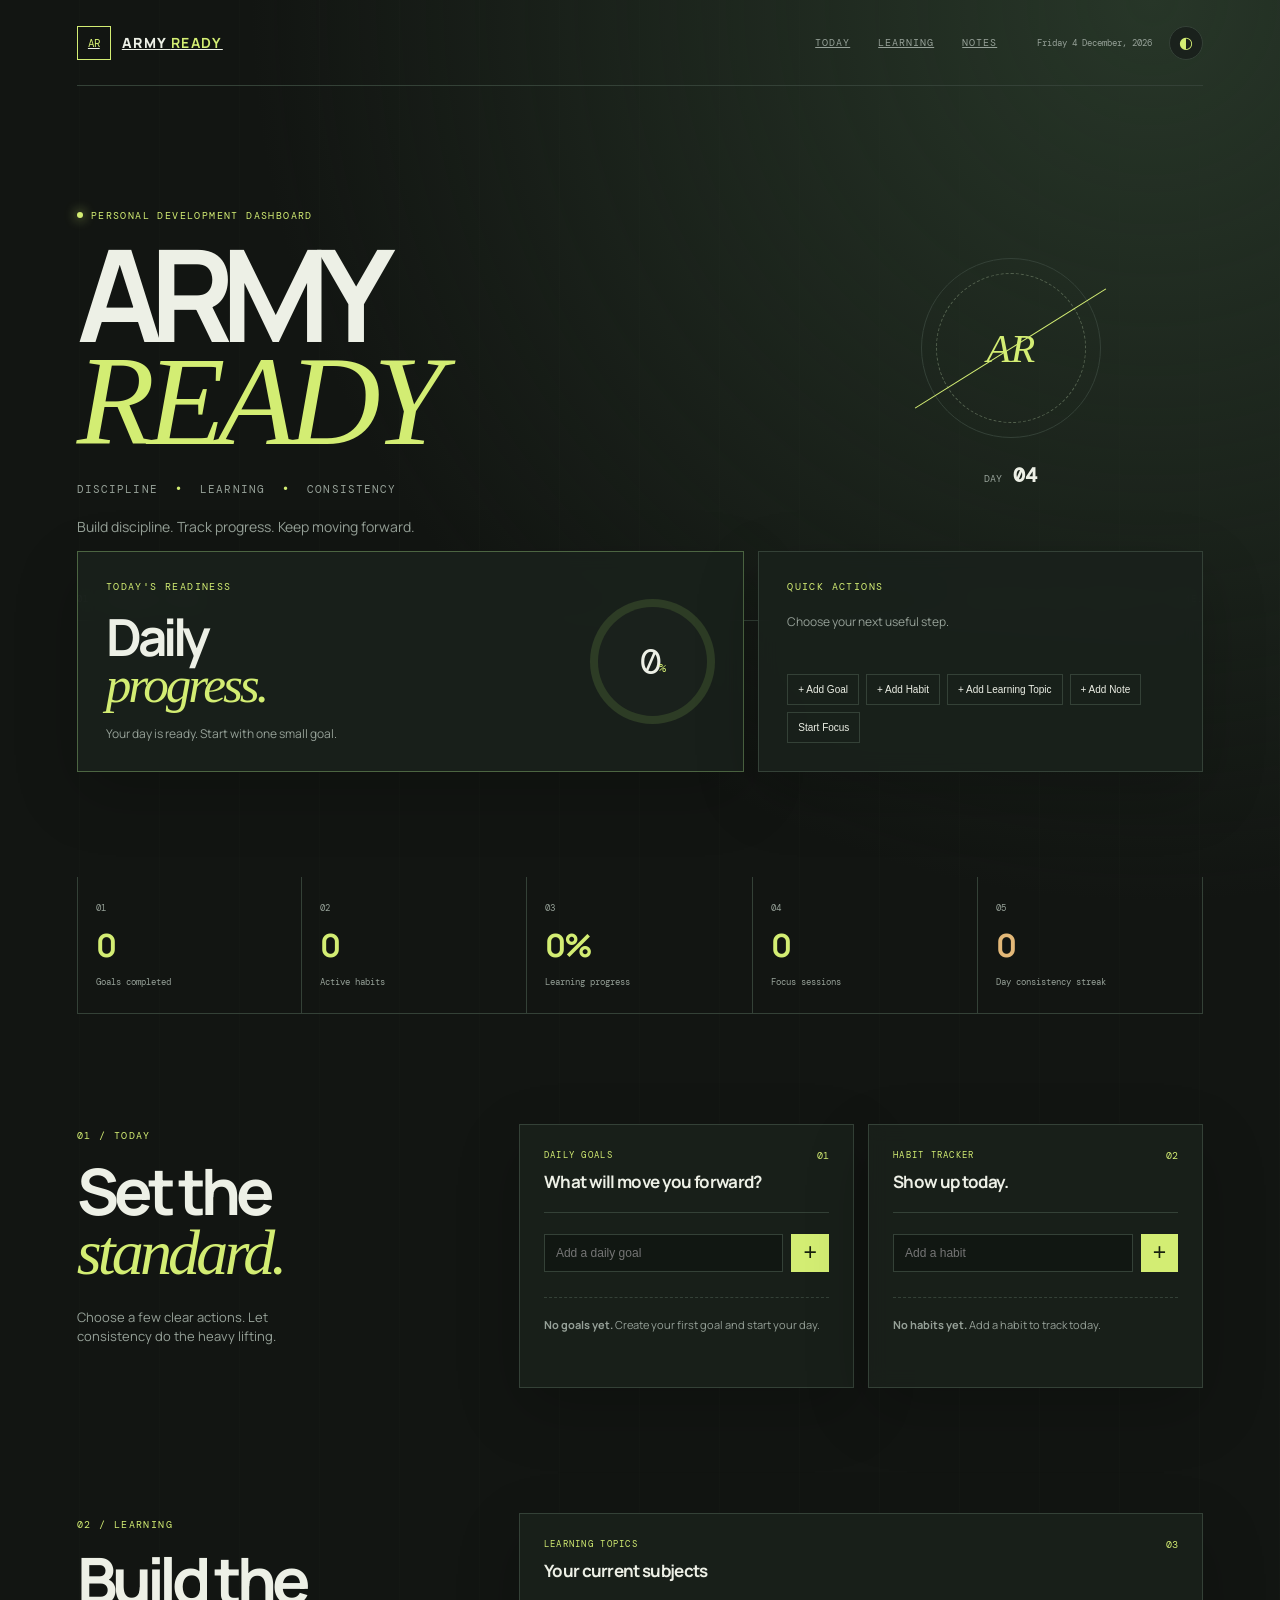
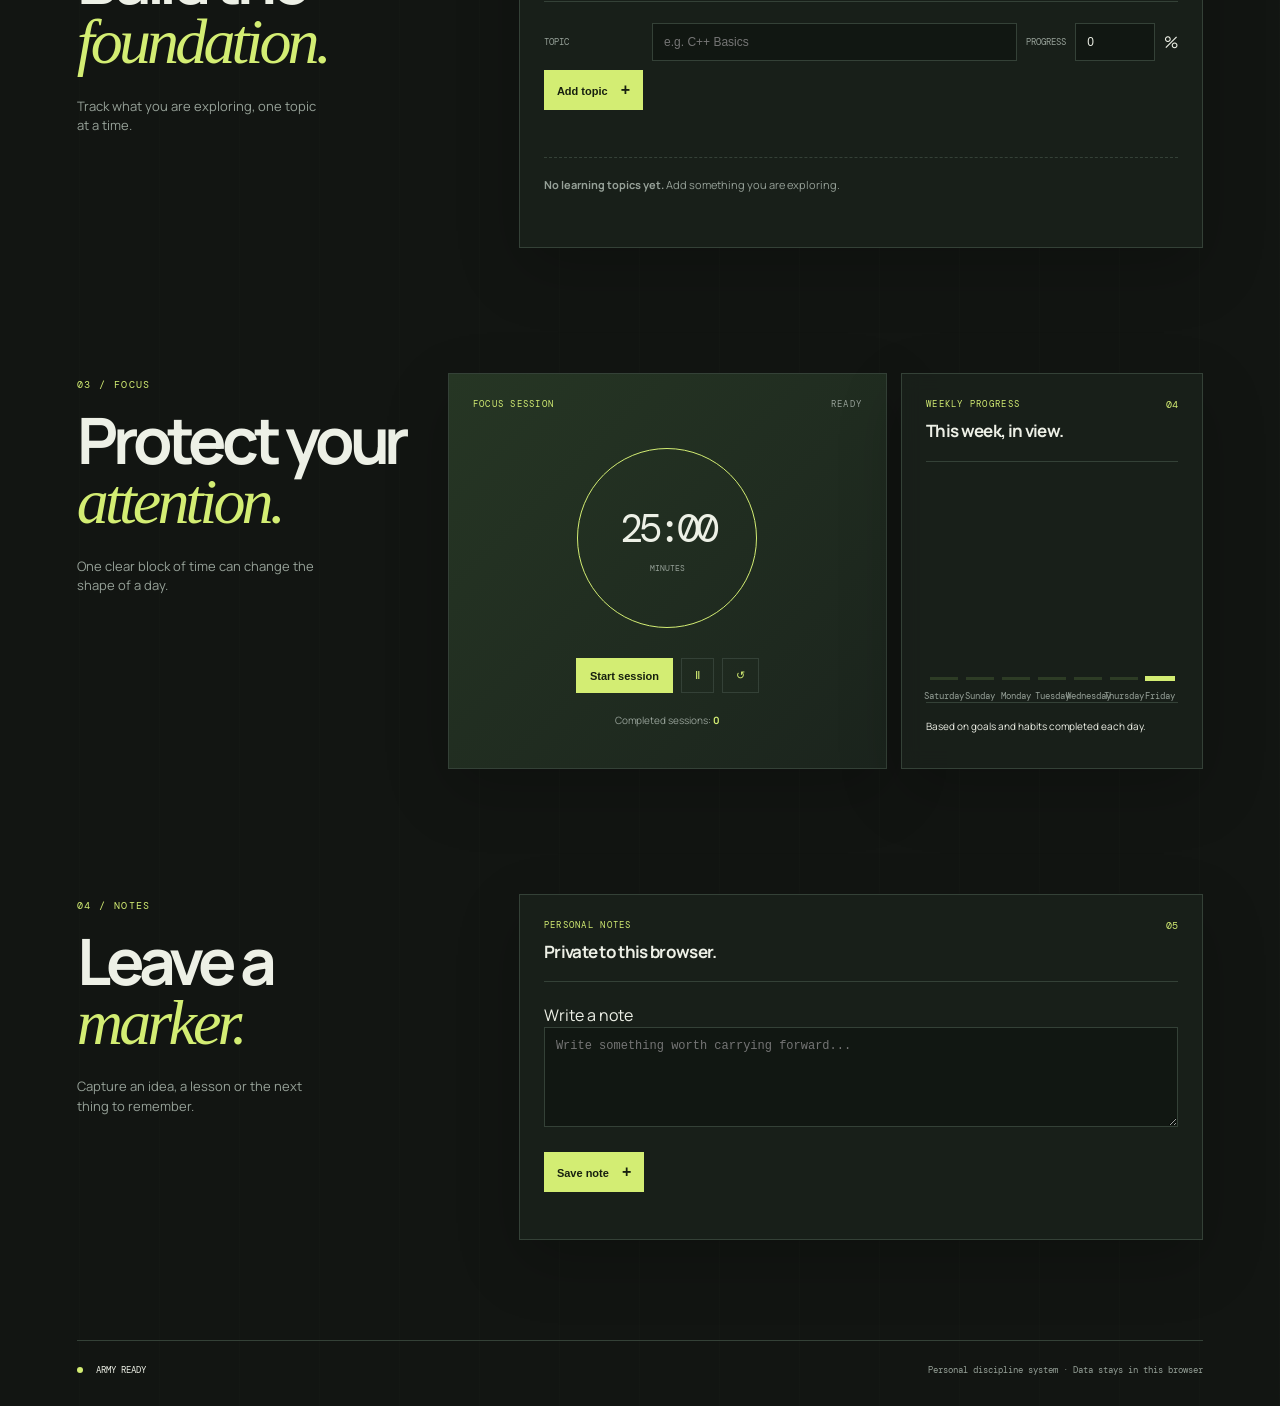
<file: army-ready/index.html>
<!doctype html>
<html lang="en">
<head>
	<meta charset="utf-8">
	<meta name="viewport" content="width=device-width, initial-scale=1">
	<meta name="description" content="Army Ready personal discipline and goal dashboard">
	<title>Army Ready | Discipline Dashboard</title>
	<link rel="preconnect" href="https://fonts.googleapis.com">
	<link rel="preconnect" href="https://fonts.gstatic.com" crossorigin>
	<link href="https://fonts.googleapis.com/css2?family=DM+Mono:wght@400;500&family=Manrope:wght@400;500;600;700;800&display=swap" rel="stylesheet">
	<link rel="stylesheet" href="style.css">
</head>
<body>
	<div class="app-shell">
		<header class="topbar"><a class="logo" href="#top" aria-label="Army Ready home"><span class="logo-mark">AR</span><span>ARMY <b>READY</b></span></a><nav aria-label="Dashboard navigation"><a href="#today">Today</a><a href="#learning">Learning</a><a href="#notes">Notes</a></nav><div class="header-actions"><span id="todayLabel">TODAY</span><button class="icon-button" id="themeToggle" type="button" aria-label="Switch to light theme" title="Toggle theme">◐</button></div></header>
		<main id="top">
			<section class="hero" aria-labelledby="heroTitle"><div class="hero-copy"><p class="eyebrow"><span></span> Personal development dashboard</p><h1 id="heroTitle">ARMY<br><em>READY</em></h1><p class="hero-tags">DISCIPLINE <b>•</b> LEARNING <b>•</b> CONSISTENCY</p><p class="hero-intro">Build discipline. Track progress. Keep moving forward.</p></div><div class="hero-symbol" aria-hidden="true"><div class="symbol-ring"><span>AR</span></div><p>DAY <strong id="heroDay">01</strong></p></div><div class="hero-baseline"><span>01 / PERSONAL SYSTEM</span><span>DISCIPLINE IS BUILT ONE DAY AT A TIME.</span></div></section>

			<section class="stats-grid" aria-label="Dashboard statistics"><article class="stat-card"><span class="stat-index">01</span><strong id="goalsStat">0</strong><span>Goals completed</span></article><article class="stat-card"><span class="stat-index">02</span><strong id="habitsStat">0</strong><span>Active habits</span></article><article class="stat-card"><span class="stat-index">03</span><strong id="learningStat">0%</strong><span>Learning progress</span></article><article class="stat-card"><span class="stat-index">04</span><strong id="sessionsStat">0</strong><span>Focus sessions</span></article><article class="stat-card streak-card"><span class="stat-index">05</span><strong id="streakStat">0</strong><span>Day consistency streak</span></article></section>

			<section id="today" class="dashboard-section"><div class="section-intro"><p class="kicker">01 / TODAY</p><h2>Set the<br><em>standard.</em></h2><p>Choose a few clear actions. Let consistency do the heavy lifting.</p></div><div class="today-grid"><article class="panel goals-panel"><div class="panel-heading"><div><p class="label">DAILY GOALS</p><h3>What will move you forward?</h3></div><span>01</span></div><form class="inline-form" id="goalForm"><label class="sr-only" for="goalInput">New daily goal</label><input id="goalInput" type="text" maxlength="100" placeholder="Add a daily goal" autocomplete="off"><button type="submit" aria-label="Add daily goal">+</button></form><p class="error" id="goalError" role="alert"></p><div id="goalList" class="item-list" aria-live="polite"></div></article><article class="panel habits-panel"><div class="panel-heading"><div><p class="label">HABIT TRACKER</p><h3>Show up today.</h3></div><span>02</span></div><form class="inline-form" id="habitForm"><label class="sr-only" for="habitInput">New habit</label><input id="habitInput" type="text" maxlength="50" placeholder="Add a habit" autocomplete="off"><button type="submit" aria-label="Add habit">+</button></form><p class="error" id="habitError" role="alert"></p><div id="habitList" class="item-list" aria-live="polite"></div></article></div></section>

			<section id="learning" class="dashboard-section learning-section"><div class="section-intro"><p class="kicker">02 / LEARNING</p><h2>Build the<br><em>foundation.</em></h2><p>Track what you are exploring, one topic at a time.</p></div><article class="panel learning-panel"><div class="panel-heading"><div><p class="label">LEARNING TOPICS</p><h3>Your current subjects</h3></div><span>03</span></div><form class="topic-form" id="topicForm"><label for="topicInput">Topic</label><input id="topicInput" type="text" maxlength="70" placeholder="e.g. C++ Basics"><label for="topicProgress">Progress</label><input id="topicProgress" type="number" min="0" max="100" value="0" aria-label="Topic progress percentage"><span>%</span><button type="submit">Add topic <b>+</b></button></form><p class="error" id="topicError" role="alert"></p><div id="topicList" class="topic-list" aria-live="polite"></div></article></section>

			<section class="focus-section dashboard-section"><div class="section-intro"><p class="kicker">03 / FOCUS</p><h2>Protect your<br><em>attention.</em></h2><p>One clear block of time can change the shape of a day.</p></div><article class="panel timer-panel"><div class="timer-top"><p class="label">FOCUS SESSION</p><span id="timerStatus">READY</span></div><div class="timer-ring"><span id="timerDisplay" aria-live="polite">25:00</span><small>MINUTES</small></div><div class="timer-actions"><button class="timer-start" id="startTimer" type="button">Start session</button><button id="pauseTimer" type="button" aria-label="Pause focus timer">Ⅱ</button><button id="resetTimer" type="button" aria-label="Reset focus timer">↺</button></div><p class="timer-caption">Completed sessions: <strong id="sessionCount">0</strong></p></article><article class="panel weekly-panel"><div class="panel-heading"><div><p class="label">WEEKLY PROGRESS</p><h3>This week, in view.</h3></div><span>04</span></div><div id="weekBars" class="week-bars" aria-label="Weekly completed goals and habits"></div><p class="muted">Based on goals and habits completed each day.</p></article></section>

			<section id="notes" class="notes-section dashboard-section"><div class="section-intro"><p class="kicker">04 / NOTES</p><h2>Leave a<br><em>marker.</em></h2><p>Capture an idea, a lesson or the next thing to remember.</p></div><article class="panel notes-panel"><div class="panel-heading"><div><p class="label">PERSONAL NOTES</p><h3>Private to this browser.</h3></div><span>05</span></div><form id="noteForm"><label for="noteInput">Write a note</label><textarea id="noteInput" maxlength="500" rows="4" placeholder="Write something worth carrying forward..."></textarea><p class="error" id="noteError" role="alert"></p><button class="note-save" type="submit">Save note <b>+</b></button></form><div id="noteList" class="note-list" aria-live="polite"></div></article></section>
			<section class="overview-strip" aria-label="Today's overview"><article class="readiness-card"><div><p class="kicker">TODAY'S READINESS</p><h2>Daily<br><em>progress.</em></h2><p id="smartMessage" class="smart-message">Your day is ready. Start with one small goal.</p></div><div class="readiness-ring" id="readinessRing" role="img" aria-label="Daily progress 0 percent"><strong id="readinessScore">0</strong><span>%</span></div></article><div class="overview-actions"><div><p class="kicker">QUICK ACTIONS</p><p class="action-note">Choose your next useful step.</p></div><div class="action-buttons"><button type="button" data-focus-target="#goalInput">+ Add Goal</button><button type="button" data-focus-target="#habitInput">+ Add Habit</button><button type="button" data-focus-target="#topicInput">+ Add Learning Topic</button><button type="button" data-focus-target="#noteInput">+ Add Note</button><button type="button" data-focus-target="#startTimer">Start Focus</button></div></div></section>
		</main>
		<footer><p><span></span> ARMY READY</p><span>Personal discipline system · Data stays in this browser</span></footer>
	</div>
	<script src="script.js"></script>
</body>
</html>
</file>
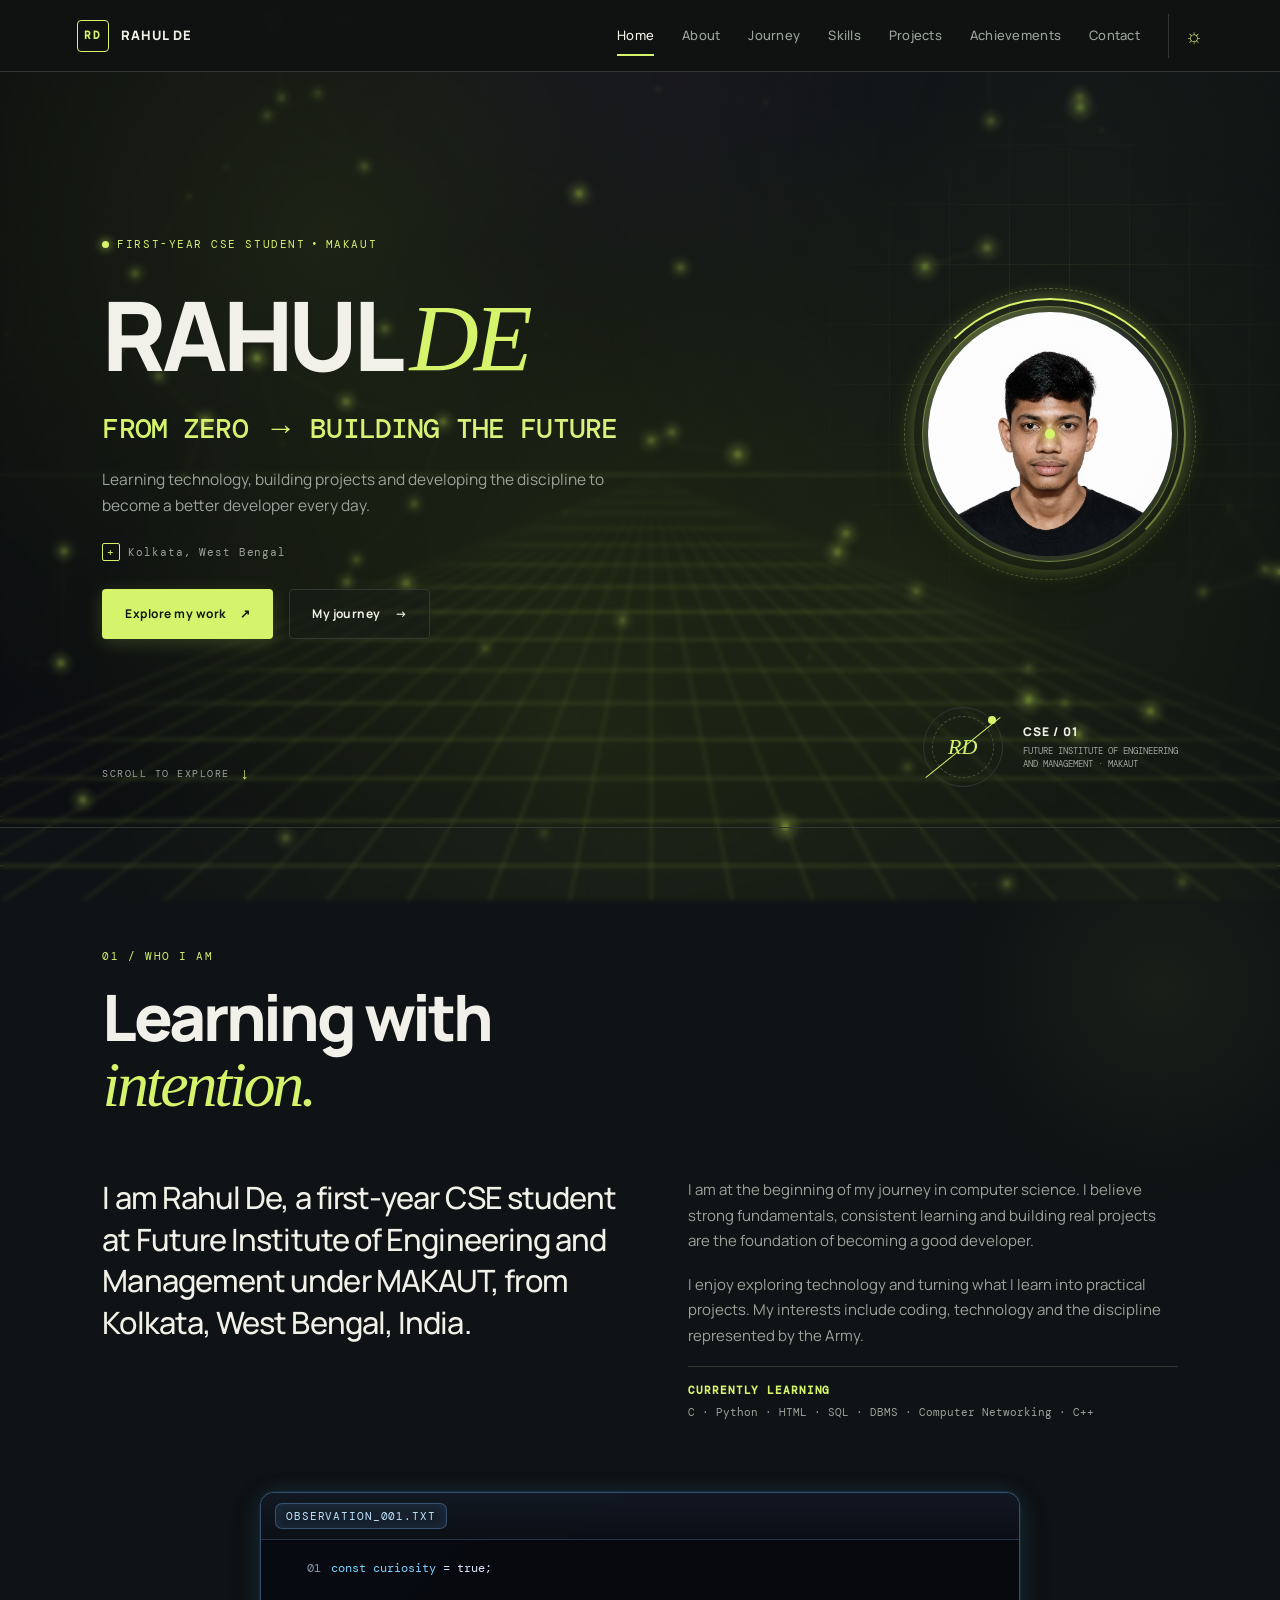
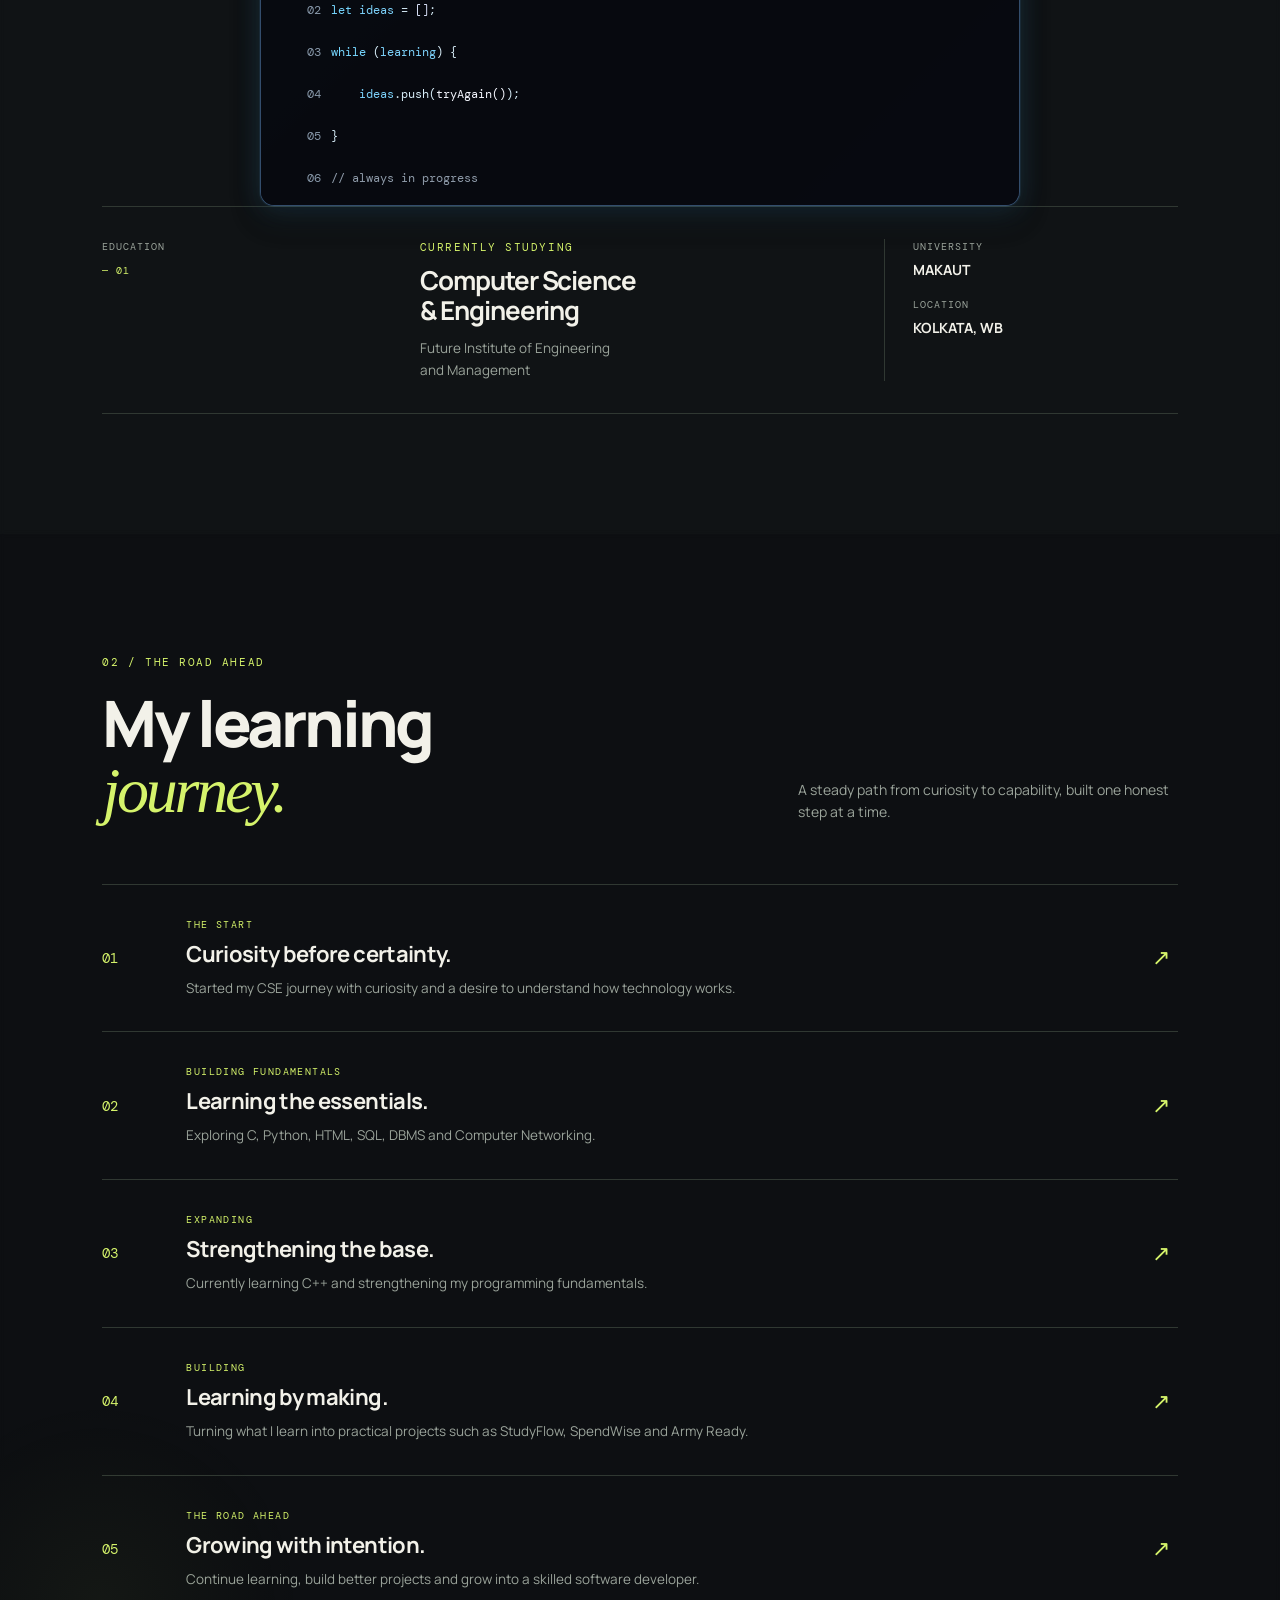
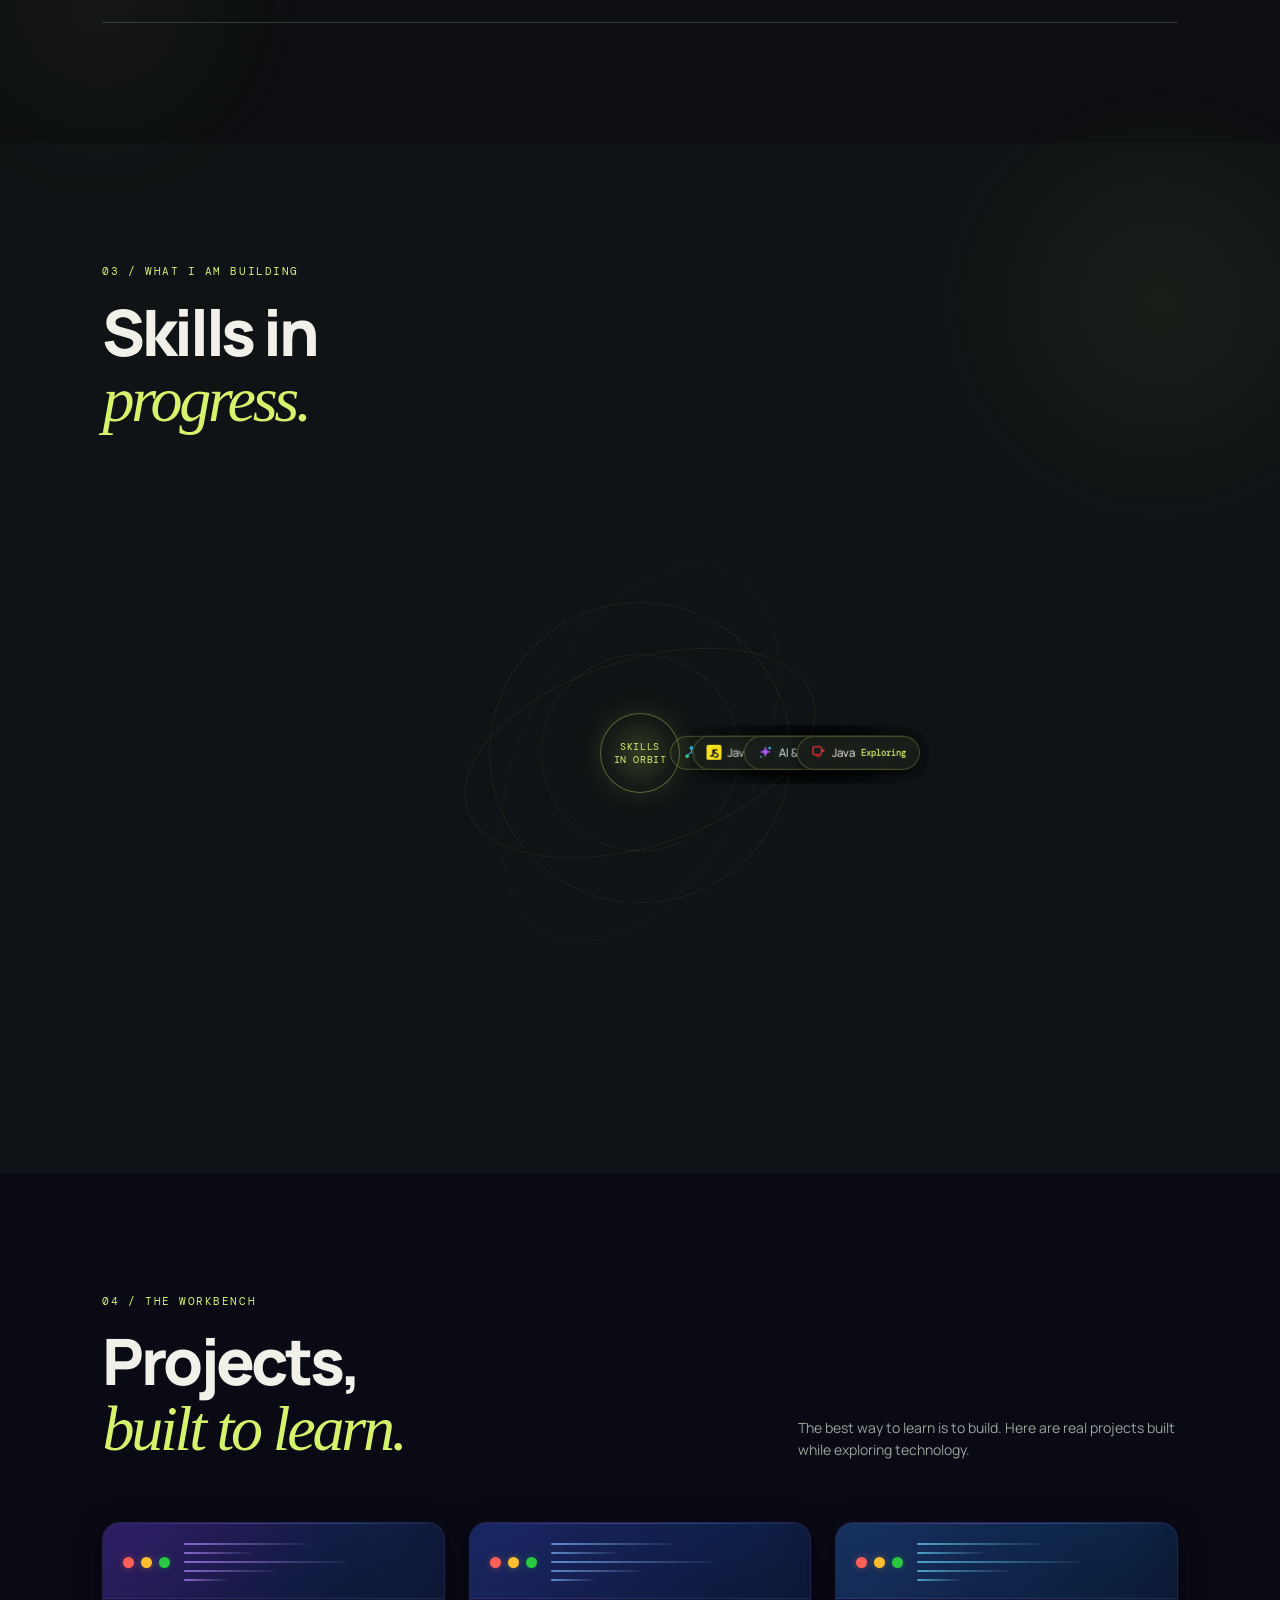
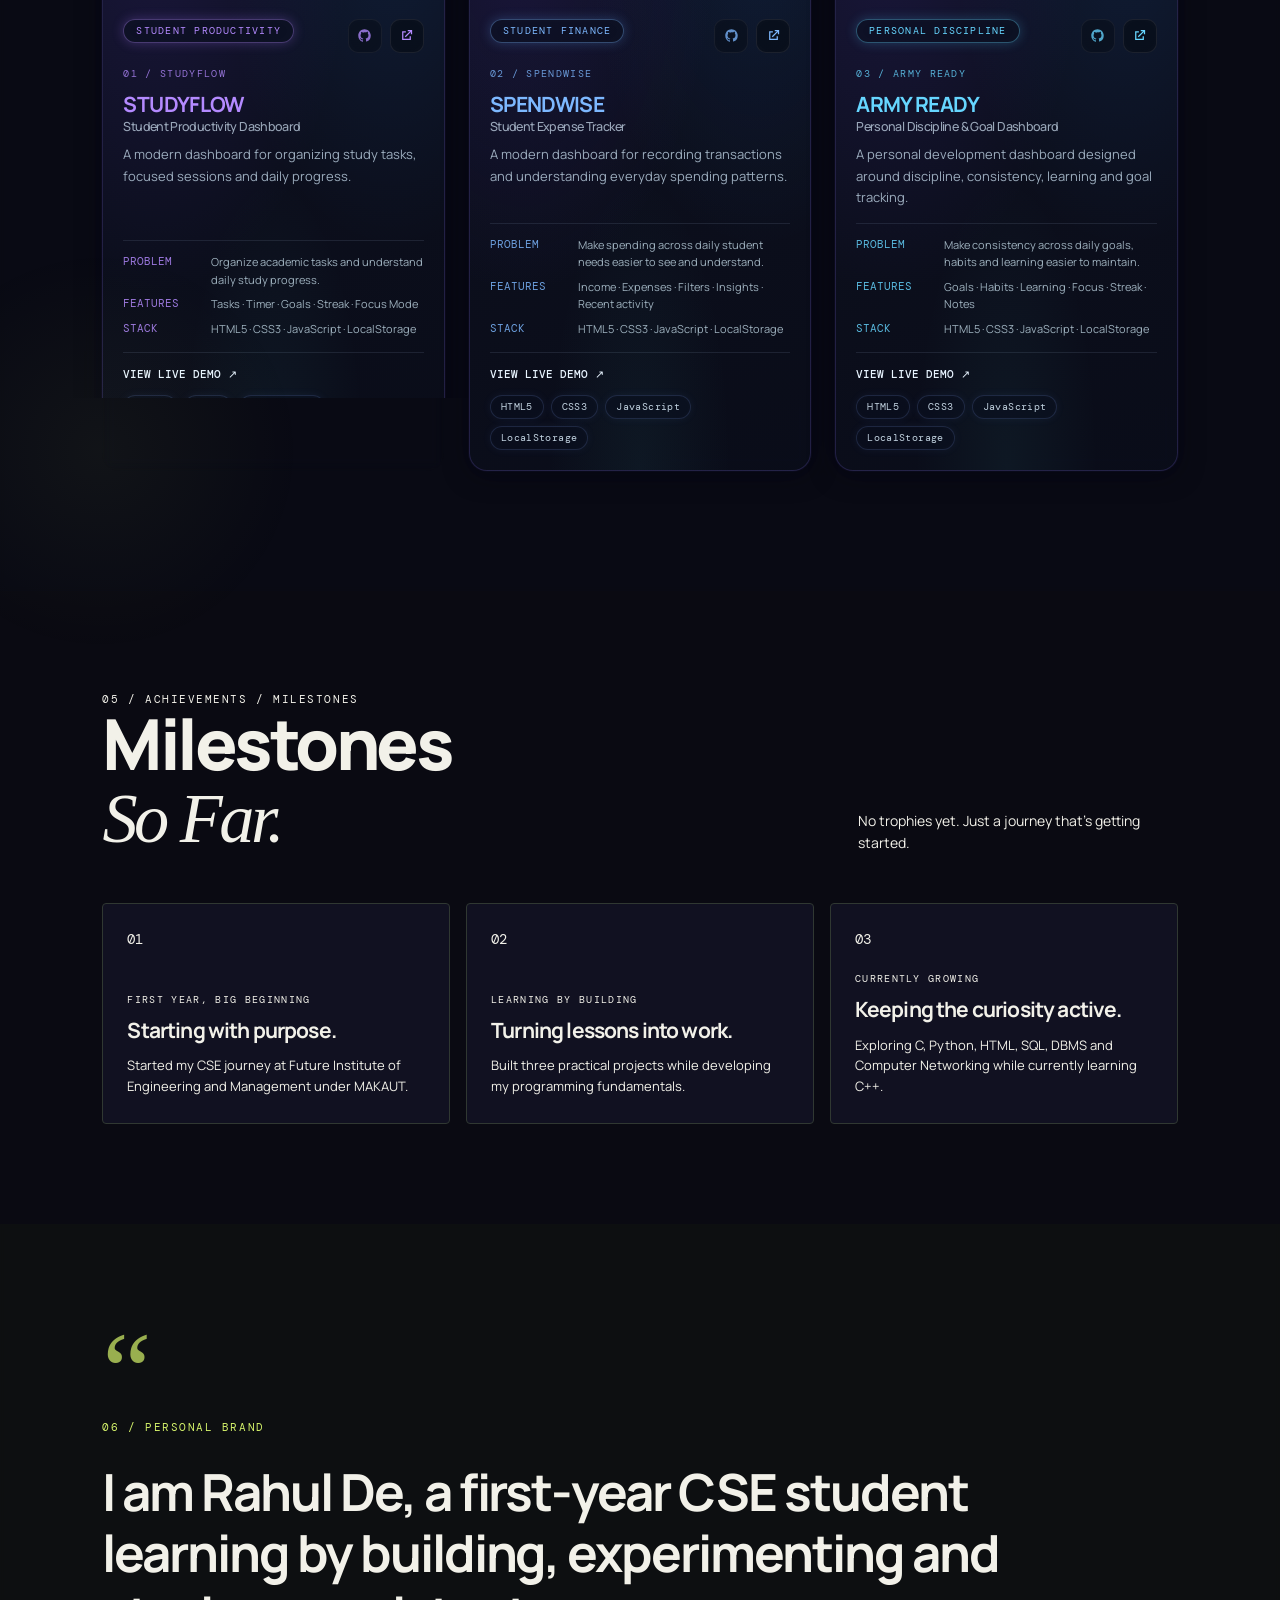
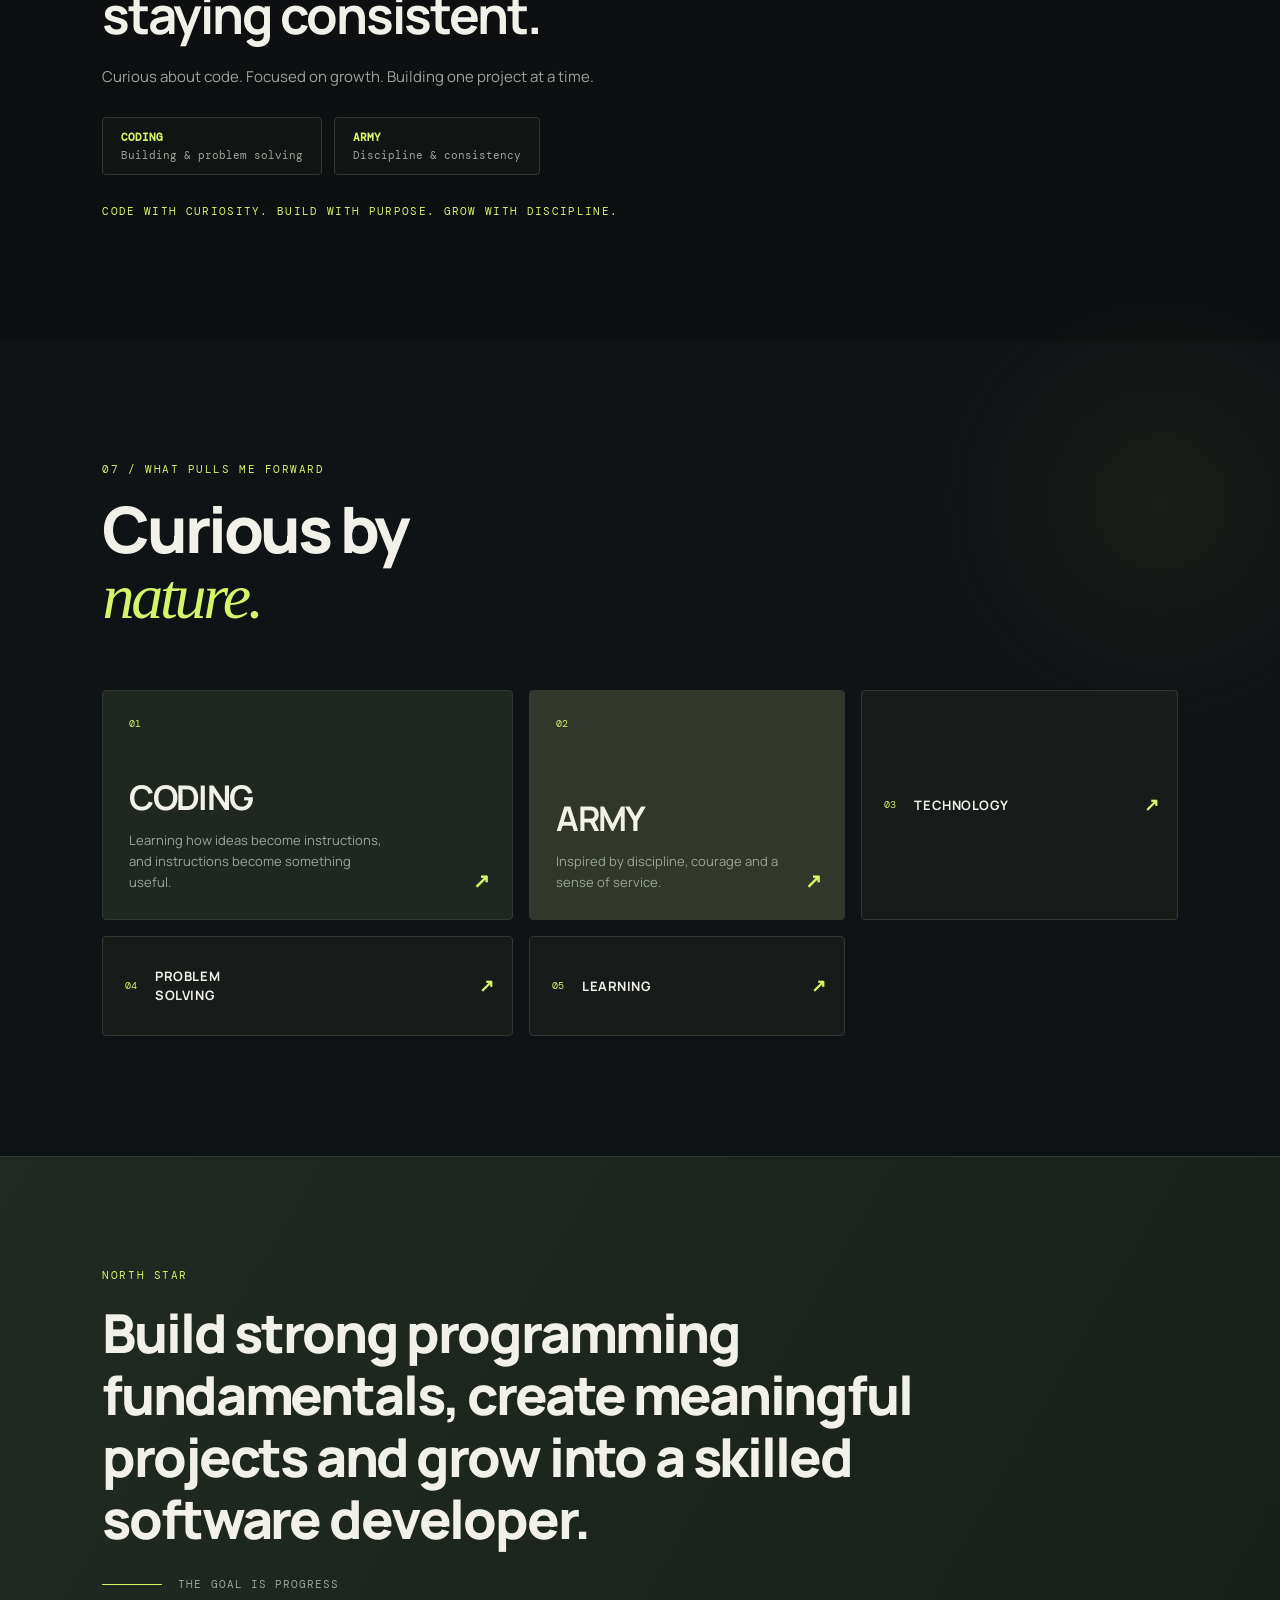
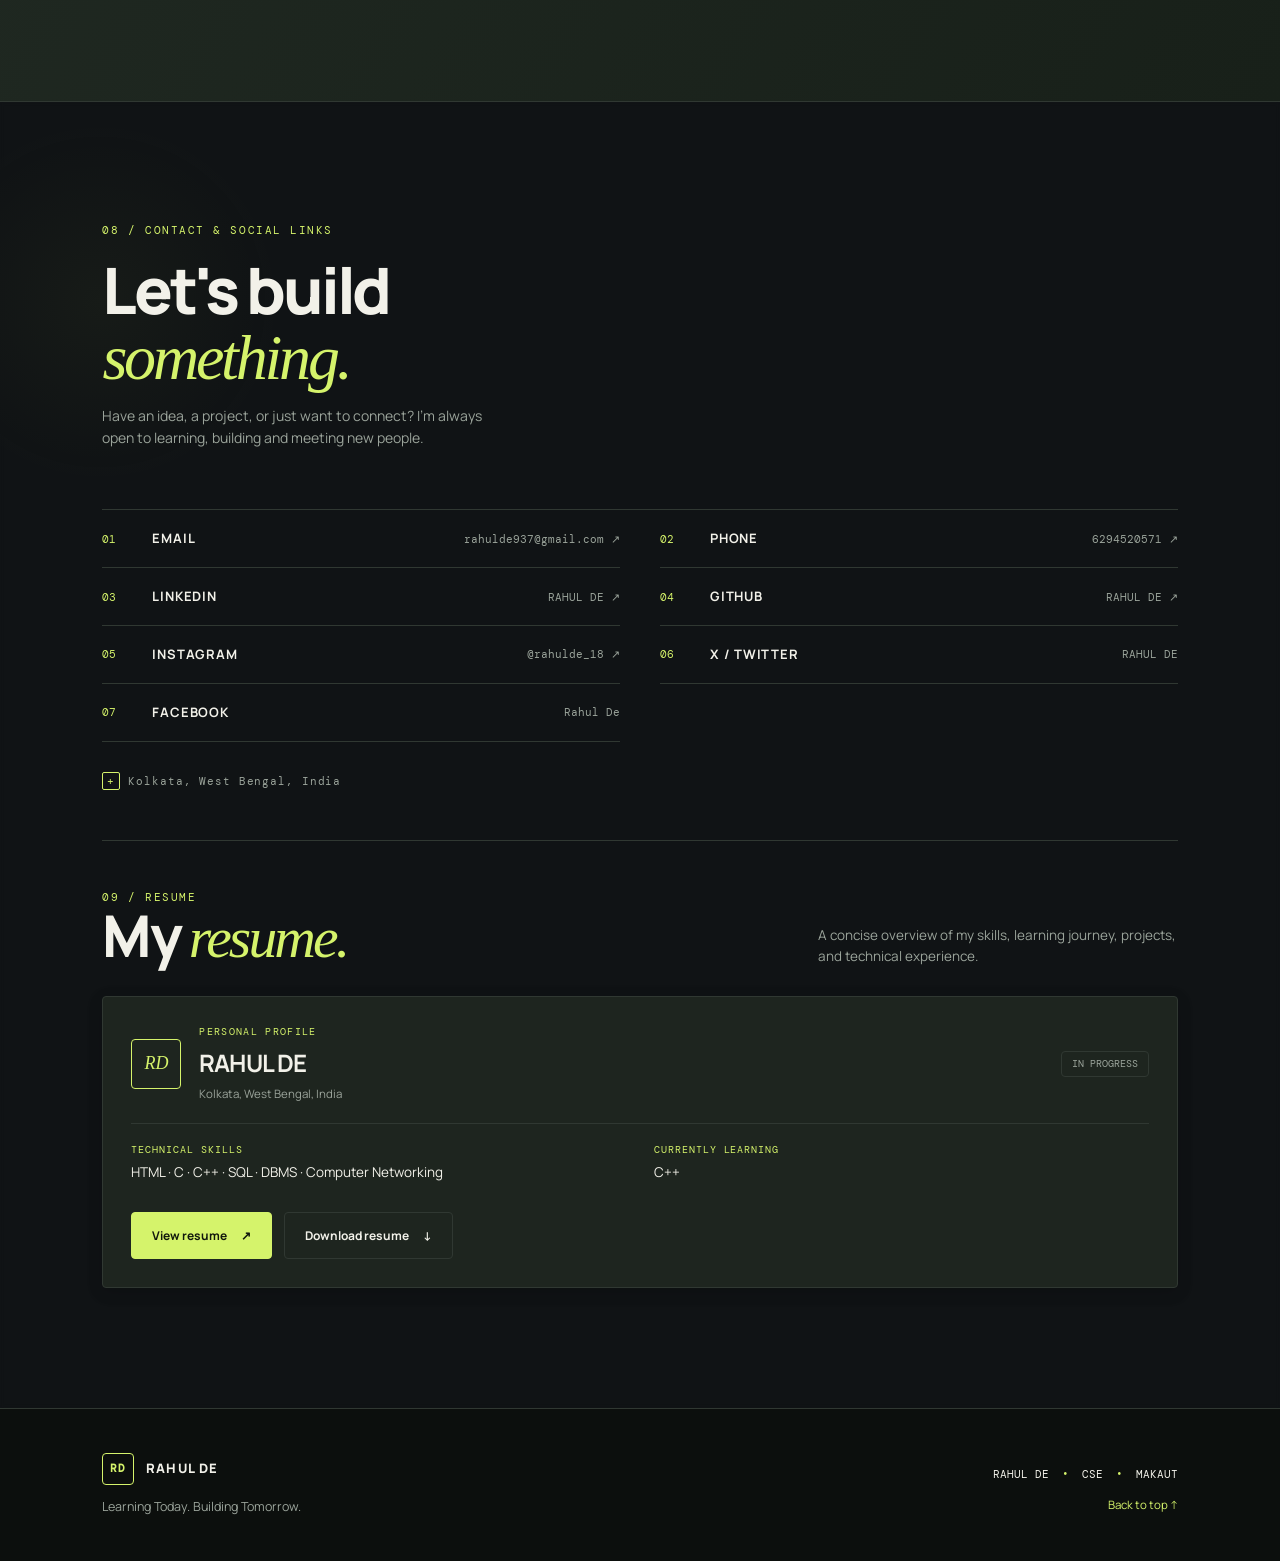
<file: RAHUL-DE-PORTFOLIO/index.html>
<!doctype html>
<html lang="en">

<head>
	<meta charset="utf-8">
	<meta name="viewport" content="width=device-width, initial-scale=1">
	<meta name="description"
		content="Rahul De is a first-year CSE student beginning his journey in programming, technology and problem solving.">
	<title>Rahul De | CSE Student</title>
	<link rel="preconnect" href="https://fonts.googleapis.com">
	<link rel="preconnect" href="https://fonts.gstatic.com" crossorigin>
	<link
		href="https://fonts.googleapis.com/css2?family=DM+Mono:wght@400;500&family=Manrope:wght@400;500;600;700;800&display=swap"
		rel="stylesheet">
	<link rel="stylesheet" href="style.css">
</head>

<body>
	<canvas id="futuristic-bg" class="futuristic-bg cyber-bg" aria-hidden="true"></canvas>
	<div class="scroll-progress" aria-hidden="true"><span></span></div>

	<header class="site-header">
		<a class="brand" href="#home" aria-label="Rahul De home"><span>RD</span><strong>RAHUL DE</strong></a>
		<button class="menu-toggle" type="button" aria-expanded="false" aria-controls="site-nav"
			aria-label="Toggle navigation menu">
			<span></span><span></span><span></span>
			<span class="sr-only">Toggle navigation menu</span>
		</button>
		<nav id="site-nav" class="site-nav" aria-label="Main navigation">
			<a class="nav-link active" href="#home">Home</a>
			<a class="nav-link" href="#about">About</a>
			<a class="nav-link" href="#journey">Journey</a>
			<a class="nav-link" href="#skills">Skills</a>
			<a class="nav-link" href="#projects">Projects</a>
			<a class="nav-link" href="#achievements">Achievements</a>
			<a class="nav-link" href="#contact">Contact</a>
			<button class="theme-toggle" type="button" aria-label="Switch to light theme" title="Toggle theme">
				<span class="theme-icon">☼</span>
			</button>
		</nav>
	</header>

	<main>
		<!-- 01. Hero Section -->
		<section id="home" class="hero section-pad">
			<div class="hero-grid-art" aria-hidden="true"></div>
			<div class="hero-container">
				<div class="hero-copy reveal">
					<p class="eyebrow"><span class="eyebrow-dot"></span> FIRST-YEAR CSE STUDENT <b>•</b> MAKAUT</p>
					<h1>RAHUL <em>DE</em></h1>
					<p class="hero-statement">FROM ZERO <span>→</span> BUILDING THE FUTURE</p>
					<p class="hero-intro">Learning technology, building projects and developing the discipline to become
						a better developer every day.</p>
					<div class="hero-location"><span>+</span> Kolkata, West Bengal</div>
					<div class="button-row">
						<a class="button button-primary" href="#projects">Explore my work <span>↗</span></a>
						<a class="button button-quiet" href="#about">My journey <span>→</span></a>
					</div>
				</div>
				<div class="hero-photo reveal">
					<div class="photo-orbit-wrapper">
						<div class="hero-photo-frame">
							<img src="./1787078400465_proimage.png" alt="Rahul De - CSE Student" class="hero-photo-img">
						</div>
						<span class="photo-orbit-dot" aria-hidden="true"></span>
					</div>
				</div>
			</div>
			<div class="hero-meta reveal">
				<div class="orbit">
					<span class="orbit-line"></span>
					<span class="orbit-dot"></span>
					<div class="initials">RD</div>
				</div>
				<div>
					<p>CSE / 01</p>
					<small>FUTURE INSTITUTE OF ENGINEERING</small>
					<small>AND MANAGEMENT · MAKAUT</small>
				</div>
			</div>
			<div class="hero-scroll">SCROLL TO EXPLORE <span>↓</span></div>
		</section>

		<!-- 02. About Section -->
		<section id="about" class="section-pad about-section">
			<div class="section-heading reveal">
				<p class="kicker">01 / WHO I AM</p>
				<h2>Learning with<br><i>intention.</i></h2>
			</div>
			<div class="about-grid">
				<div class="about-lead reveal">
					<p>I am Rahul De, a first-year CSE student at Future Institute of Engineering and Management under
						MAKAUT, from Kolkata, West Bengal, India.</p>
				</div>
				<div class="about-detail reveal">
					<p>I am at the beginning of my journey in computer science. I believe strong fundamentals,
						consistent learning and building real projects are the foundation of becoming a good developer.
					</p>
					<p>I enjoy exploring technology and turning what I learn into practical projects. My interests
						include coding, technology and the discipline represented by the Army.</p>
					<p class="about-learning"><strong>CURRENTLY LEARNING</strong><span>C · Python · HTML · SQL · DBMS ·
							Computer Networking · C++</span></p>
				</div>
			</div>
			<div class="about-observation reveal" aria-label="Code observation note">
				<div class="obs-header">
					<span class="obs-file">OBSERVATION_001.txt</span>
				</div>
				<pre class="obs-code"
					aria-label="Code observation content"><span class="code-line"><span class="line-no">01</span><span><span class="token keyword">const</span> <span class="token var">curiosity</span> = <span class="token boolean">true</span>;</span></span>
<span class="code-line"><span class="line-no">02</span><span><span class="token keyword">let</span> <span class="token var">ideas</span> = <span class="token boolean">[]</span>;</span></span>
<span class="code-line"><span class="line-no">03</span><span><span class="token keyword">while</span> (<span class="token var">learning</span>) {</span></span>
<span class="code-line"><span class="line-no">04</span><span>    <span class="token var">ideas</span>.push(<span class="token fn">tryAgain()</span>);</span></span>
<span class="code-line"><span class="line-no">05</span><span>}</span></span>
<span class="code-line"><span class="line-no">06</span><span><span class="token comment">// always in progress</span></span></span></pre>
			</div>
			<div class="education reveal">
				<div class="education-label">EDUCATION <span>— 01</span></div>
				<div class="education-main">
					<p class="mono">CURRENTLY STUDYING</p>
					<h3>Computer Science<br>&amp; Engineering</h3>
					<p>Future Institute of Engineering<br>and Management</p>
				</div>
				<div class="education-side">
					<p>UNIVERSITY</p>
					<strong>MAKAUT</strong>
					<p>LOCATION</p>
					<strong>KOLKATA, WB</strong>
				</div>
			</div>
		</section>

		<!-- 03. Journey Section -->
		<section id="journey" class="section-pad journey-section">
			<div class="section-heading reveal">
				<div>
					<p class="kicker">02 / THE ROAD AHEAD</p>
					<h2>My learning<br><i>journey.</i></h2>
				</div>
				<p class="heading-note">A steady path from curiosity to capability, built one honest step at a time.</p>
			</div>
			<div class="journey-list">
				<article class="journey-item reveal">
					<span class="journey-number">01</span>
					<div>
						<p class="mono">THE START</p>
						<h3>Curiosity before certainty.</h3>
						<p>Started my CSE journey with curiosity and a desire to understand how technology works.</p>
					</div>
					<span class="journey-mark">↗</span>
				</article>
				<article class="journey-item reveal">
					<span class="journey-number">02</span>
					<div>
						<p class="mono">BUILDING FUNDAMENTALS</p>
						<h3>Learning the essentials.</h3>
						<p>Exploring C, Python, HTML, SQL, DBMS and Computer Networking.</p>
					</div>
					<span class="journey-mark">↗</span>
				</article>
				<article class="journey-item reveal">
					<span class="journey-number">03</span>
					<div>
						<p class="mono">EXPANDING</p>
						<h3>Strengthening the base.</h3>
						<p>Currently learning C++ and strengthening my programming fundamentals.</p>
					</div>
					<span class="journey-mark">↗</span>
				</article>
				<article class="journey-item reveal">
					<span class="journey-number">04</span>
					<div>
						<p class="mono">BUILDING</p>
						<h3>Learning by making.</h3>
						<p>Turning what I learn into practical projects such as StudyFlow, SpendWise and Army Ready.</p>
					</div>
					<span class="journey-mark">↗</span>
				</article>
				<article class="journey-item reveal">
					<span class="journey-number">05</span>
					<div>
						<p class="mono">THE ROAD AHEAD</p>
						<h3>Growing with intention.</h3>
						<p>Continue learning, build better projects and grow into a skilled software developer.</p>
					</div>
					<span class="journey-mark">↗</span>
				</article>
			</div>
		</section>

		<!-- 04. Skills Section -->
		<section id="skills" class="section-pad skills-section">
			<div class="section-heading reveal">
				<p class="kicker">03 / WHAT I AM BUILDING</p>
				<h2>Skills in<br><i>progress.</i></h2>
			</div>
			<!-- Skills orbit container (populated by JS) -->
			<div class="skills-orbit-container" id="skillsOrbitContainer" aria-hidden="true">
				<div class="orbit-track"></div>
				<div class="orbit-track"></div>
				<div class="skills-orbit-center">SKILLS<br>IN ORBIT</div>
			</div>
			<div class="skills-grid">
				<article class="skill reveal">
					<span class="skill-index">01</span>
					<div>
						<h3>Programming</h3>
						<div class="skill-list">
							<span><svg class="tech-icon" width="15" height="15" viewBox="0 0 24 24" fill="none"
									xmlns="http://www.w3.org/2000/svg" aria-hidden="true">
									<path
										d="M16.92 4.18A9.9 9.9 0 0 0 12 2.92C6.98 2.92 2.92 6.98 2.92 12s4.06 9.08 9.08 9.08c1.78 0 3.46-.51 4.9-1.42a9.92 9.92 0 0 0 3.73-4.32l-3.32-1.37a6.22 6.22 0 0 1-2.31 2.7 5.6 5.6 0 0 1-3 .83 5.71 5.71 0 0 1-5.7-5.7 5.71 5.71 0 0 1 5.7-5.7c1.1 0 2.14.31 3 .85.87.56 1.54 1.36 1.95 2.3l3.32-1.37a9.77 9.77 0 0 0-3.65-4.7z"
										fill="#00599C" />
									<path
										d="M12 5.5a6.5 6.5 0 0 0-6.5 6.5 6.5 6.5 0 0 0 6.5 6.5c1.47 0 2.82-.49 3.9-1.31l-1.34-2.32a3.84 3.84 0 0 1-2.56.97 3.84 3.84 0 0 1-3.84-3.84 3.84 3.84 0 0 1 3.84-3.84c1 0 1.9.36 2.59 1l1.34-2.32A6.47 6.47 0 0 0 12 5.5z"
										fill="#659AD2" />
								</svg>C <b>Basic</b></span>
							<span><svg class="tech-icon" width="15" height="15" viewBox="0 0 24 24" fill="none"
									xmlns="http://www.w3.org/2000/svg" aria-hidden="true">
									<path
										d="M11.9 2c-3.1 0-2.9 1.3-2.9 1.3l.01 1.4h2.9v.4H6.1S4 4.9 4 8c0 3.2 1.8 3.1 1.8 3.1h1.1v-1.5c0-1.8 1.5-1.7 1.5-1.7h2.9c1.7 0 1.6-1.5 1.6-1.5V4.4S13.1 2 11.9 2zm-1.6 1a.6.6 0 1 1 0 1.2.6.6 0 0 1 0-1.2z"
										fill="#3776AB" />
									<path
										d="M12.1 22c3.1 0 2.9-1.3 2.9-1.3l-.01-1.4h-2.9v-.4h5.8s2.1.2 2.1-2.9c0-3.2-1.8-3.1-1.8-3.1h-1.1v1.5c0 1.8-1.5 1.7-1.5 1.7H12.7c-1.7 0-1.6 1.5-1.6 1.5v1.9s-.2 2.5 1 2.5zm1.6-1a.6.6 0 1 1 0-1.2.6.6 0 0 1 0 1.2z"
										fill="#FFD43B" />
								</svg>Python <b>Basic</b></span>
							<span><svg class="tech-icon" width="15" height="15" viewBox="0 0 24 24" fill="none"
									xmlns="http://www.w3.org/2000/svg" aria-hidden="true">
									<path d="M11.5 2.5L2 8v8l9.5 5.5L21 16V8L11.5 2.5z" fill="#00599C" />
									<path d="M11.5 4.5L4 8.8v6.4l7.5 4.3 7.5-4.3V8.8L11.5 4.5z" fill="#004482" />
									<path
										d="M10.8 14.2c-.6.5-1.4.8-2.3.8-1.7 0-3-1.3-3-3s1.3-3 3-3c.9 0 1.7.3 2.3.8l.9-1.2C10.8 7.9 9.7 7.5 8.5 7.5 6 7.5 4 9.5 4 12s2 4.5 4.5 4.5c1.2 0 2.3-.4 3.2-1.1l-.9-1.2z"
										fill="#FFFFFF" />
									<path
										d="M14.5 10.5v1h-1v1h1v1h1v-1h1v-1h-1v-1h-1zm4 0v1h-1v1h1v1h1v-1h1v-1h-1v-1h-1z"
										fill="#659AD2" />
								</svg>C++ <b>Learning</b></span>
						</div>
					</div>
				</article>
				<article class="skill reveal">
					<span class="skill-index">02</span>
					<div>
						<h3>Web</h3>
						<div class="skill-list">
							<span><svg class="tech-icon" width="15" height="15" viewBox="0 0 24 24" fill="none"
									xmlns="http://www.w3.org/2000/svg" aria-hidden="true">
									<path d="M3 2l1.6 18.2L12 22l7.4-1.8L21 2H3z" fill="#E34F26" />
									<path d="M12 3.7v16.5l5.8-1.5L19.3 3.7H12z" fill="#EF652A" />
									<path
										d="M12 7.7H7.7l.2 2.5h4.1V7.7zm0 5H8.1l.3 2.6 3.6 1v-2.6l-1.8-.5-.1-1H12v-.5zm0-7.5v2.5h4.4l-.4 4.5H12v2.5h3.9l-.4 4-3.5 1v2.6l6-1.6.8-9.4.3-3.6H12z"
										fill="#FFFFFF" />
								</svg>HTML <b>Basic</b></span>
						</div>
					</div>
				</article>
				<article class="skill reveal">
					<span class="skill-index">03</span>
					<div>
						<h3>Database</h3>
						<div class="skill-list">
							<span><svg class="tech-icon" width="15" height="15" viewBox="0 0 24 24" fill="none"
									xmlns="http://www.w3.org/2000/svg" aria-hidden="true">
									<ellipse cx="12" cy="5" rx="8" ry="3" fill="#00758F" />
									<path d="M4 5v5c0 1.66 3.58 3 8 3s8-1.34 8-3V5" stroke="#00758F" stroke-width="2"
										fill="none" />
									<path d="M4 10v5c0 1.66 3.58 3 8 3s8-1.34 8-3v-5" stroke="#00758F" stroke-width="2"
										fill="none" />
									<path d="M4 15v4c0 1.66 3.58 3 8 3s8-1.34 8-3v-4" stroke="#00758F" stroke-width="2"
										fill="none" />
									<circle cx="16" cy="16" r="4" fill="#F29111" />
									<path d="M14.5 16l1 1 2-2" stroke="#FFFFFF" stroke-width="1.2"
										stroke-linecap="round" stroke-linejoin="round" />
								</svg>SQL <b>Basic</b></span>
							<span><svg class="tech-icon" width="15" height="15" viewBox="0 0 24 24" fill="none"
									xmlns="http://www.w3.org/2000/svg" aria-hidden="true">
									<ellipse cx="12" cy="6" rx="7" ry="2.5" fill="#0284C7" />
									<ellipse cx="12" cy="6" rx="7" ry="2.5" stroke="#38BDF8" stroke-width="1" />
									<path d="M5 6v5c0 1.38 3.13 2.5 7 2.5s7-1.12 7-2.5V6" stroke="#0284C7"
										stroke-width="1.8" fill="none" />
									<path d="M5 11v5c0 1.38 3.13 2.5 7 2.5s7-1.12 7-2.5v-5" stroke="#0284C7"
										stroke-width="1.8" fill="none" />
									<path d="M5 16v2c0 1.38 3.13 2.5 7 2.5s7-1.12 7-2.5v-2" stroke="#38BDF8"
										stroke-width="1.8" fill="none" />
								</svg>DBMS <b>Basic</b></span>
						</div>
					</div>
				</article>
				<article class="skill reveal">
					<span class="skill-index">04</span>
					<div>
						<h3>Computer Science</h3>
						<div class="skill-list">
							<span><svg class="tech-icon" width="15" height="15" viewBox="0 0 24 24" fill="none"
									xmlns="http://www.w3.org/2000/svg" aria-hidden="true">
									<circle cx="12" cy="5" r="3" fill="#38BDF8" />
									<circle cx="5" cy="18" r="3" fill="#34D399" />
									<circle cx="19" cy="18" r="3" fill="#34D399" />
									<path d="M12 8v4M12 12l-5 3M12 12l5 3" stroke="#38BDF8" stroke-width="1.8"
										stroke-linecap="round" />
								</svg>Computer Networking <b>Basic</b></span>
						</div>
					</div>
				</article>
				<article class="skill reveal">
					<span class="skill-index">05</span>
					<div>
						<h3>Tools</h3>
						<div class="skill-list">
							<span><svg class="tech-icon" width="15" height="15" viewBox="0 0 24 24" fill="none"
									xmlns="http://www.w3.org/2000/svg" aria-hidden="true">
									<path d="M17.5 2.1L6.7 11.2l4.8 3.6 6-4.5V2.1z" fill="#0065A9" />
									<path d="M17.5 21.9l-6-4.5-4.8 3.6L17.5 21.9z" fill="#007ACC" />
									<path
										d="M6.7 11.2L2 7.7v8.6l4.7-3.5 4.8 3.6 6 4.5 4.5-2.2V5.3l-4.5-2.2-6 4.5-4.8 3.6z"
										fill="#1F9CF0" />
									<path d="M17.5 2.1l4.5 2.2v15.4l-4.5 2.2V2.1z" fill="#0065A9" />
								</svg>VS Code <b>Tool</b></span>
							<span><svg class="tech-icon" width="15" height="15" viewBox="0 0 24 24" fill="none"
									xmlns="http://www.w3.org/2000/svg" aria-hidden="true">
									<path
										d="M21.6 10.9L13.1 2.4c-.6-.6-1.5-.6-2.1 0L8.9 4.5l2.7 2.7c.6-.2 1.3 0 1.8.5.5.5.6 1.3.3 1.9l2.6 2.6c.6-.3 1.4-.2 1.9.3.7.7.7 1.9 0 2.6-.7.7-1.9.7-2.6 0-.6-.6-.7-1.4-.3-2.1l-2.4-2.4v5.3c.2.1.4.3.5.5.7.7.7 1.9 0 2.6-.7.7-1.9.7-2.6 0-.7-.7-.7-1.9 0-2.6.2-.2.4-.4.6-.5V8.5c-.2-.1-.4-.3-.6-.5-.6-.6-.7-1.4-.3-2.1L8.2 3.8 2.4 9.6c-.6.6-.6 1.5 0 2.1l8.5 8.5c.6.6 1.5.6 2.1 0l8.6-8.6c.6-.6.6-1.6 0-2.2v-.5z"
										fill="#F05032" />
								</svg>Git <b>Tool</b></span>
							<span><svg class="tech-icon github-icon" width="15" height="15" viewBox="0 0 24 24"
									fill="none" xmlns="http://www.w3.org/2000/svg" aria-hidden="true">
									<path fill-rule="evenodd" clip-rule="evenodd"
										d="M12 2C6.477 2 2 6.484 2 12.017c0 4.425 2.865 8.18 6.839 9.504.5.092.682-.217.682-.483 0-.237-.008-.868-.013-1.703-2.782.605-3.369-1.343-3.369-1.343-.454-1.158-1.11-1.466-1.11-1.466-.908-.62.069-.608.069-.608 1.003.07 1.53 1.032 1.53 1.032.892 1.53 2.341 1.088 2.91.832.092-.647.35-1.088.636-1.338-2.22-.253-4.555-1.113-4.555-4.951 0-1.093.39-1.988 1.029-2.688-.103-.253-.446-1.272.098-2.65 0 0 .84-.27 2.75 1.026A9.564 9.564 0 0112 6.844c.85.004 1.705.115 2.504.337 1.909-1.296 2.747-1.027 2.747-1.027.546 1.379.202 2.398.1 2.651.64.7 1.028 1.595 1.028 2.688 0 3.848-2.339 4.695-4.566 4.943.359.309.678.92.678 1.855 0 1.338-.012 2.419-.012 2.747 0 .268.18.58.688.482A10.019 10.019 0 0022 12.017C22 6.484 17.522 2 12 2z"
										fill="#FFFFFF" />
								</svg>GitHub <b>Tool</b></span>
						</div>
					</div>
				</article>
				<article class="skill reveal">
					<span class="skill-index">06</span>
					<div>
						<h3>Exploring</h3>
						<div class="skill-list">
							<span><svg class="tech-icon" width="15" height="15" viewBox="0 0 24 24" fill="none"
									xmlns="http://www.w3.org/2000/svg" aria-hidden="true">
									<path d="M12 2L14.4 8.6L21 11L14.4 13.4L12 20L9.6 13.4L3 11L9.6 8.6L12 2Z"
										fill="#A855F7" />
									<circle cx="19" cy="5" r="2" fill="#38BDF8" />
									<circle cx="5" cy="19" r="1.5" fill="#38BDF8" />
								</svg>AI &amp; Data <b>Exploring</b></span>
						</div>
					</div>
				</article>
				<article class="skill reveal">
					<span class="skill-index">07</span>
					<div>
						<h3>Modern Languages</h3>
						<div class="skill-list">
							<span><svg class="tech-icon" width="15" height="15" viewBox="0 0 24 24" fill="none"
									xmlns="http://www.w3.org/2000/svg" aria-hidden="true">
									<path
										d="M8.85 16.83c0 .24.19.43.43.43h5.44c.24 0 .43-.19.43-.43 0-.24-.19-.43-.43-.43H9.28c-.24 0-.43.19-.43.43zm-1.02 2.05c0 .24.19.43.43.43h7.48c.24 0 .43-.19.43-.43 0-.24-.19-.43-.43-.43H8.26c-.24 0-.43.19-.43.43zm1.88 2.05c0 .24.19.43.43.43h3.72c.24 0 .43-.19.43-.43 0-.24-.19-.43-.43-.43h-3.72c-.24 0-.43.19-.43.43zM19.14 7.5h-1.28V6.28A4.28 4.28 0 0 0 13.58 2H6.42A4.28 4.28 0 0 0 2.14 6.28v6.44a4.28 4.28 0 0 0 4.28 4.28h7.16a4.28 4.28 0 0 0 4.28-4.28V11.5h1.28a2.57 2.57 0 0 0 2.57-2.57A1.43 1.43 0 0 0 19.14 7.5zm-3.28 5.22a2.14 2.14 0 0 1-2.14 2.14H6.42a2.14 2.14 0 0 1-2.14-2.14V6.28a2.14 2.14 0 0 1 2.14-2.14h7.16a2.14 2.14 0 0 1 2.14 2.14v6.44zm3.85-3.79c0 .24-.19.43-.43.43h-1.28V8.93h1.28c.24 0 .43.19.43.43v-.43z"
										fill="#EA2D2E" />
								</svg>Java <b>Exploring</b></span>
							<span><svg class="tech-icon" width="15" height="15" viewBox="0 0 24 24" fill="none"
									xmlns="http://www.w3.org/2000/svg" aria-hidden="true">
									<rect width="24" height="24" rx="3" fill="#F7DF1E" />
									<path
										d="M12.5 17.8c.8.5 1.7.8 2.6.8 1.4 0 2.3-.7 2.3-1.8 0-1.2-.8-1.7-2.2-2.3l-.7-.3c-2-.9-3.3-2-3.3-3.9 0-2 1.5-3.5 3.8-3.5 1.1 0 2 .3 2.7.7l-.7 2c-.6-.4-1.3-.6-2-.6-1.1 0-1.8.6-1.8 1.4 0 1 .7 1.5 2 2l.7.3c2.3 1 3.5 2.1 3.5 4.1 0 2.3-1.7 3.8-4.4 3.8-1.3 0-2.5-.4-3.3-.9l.8-2.2zM9.5 7h2.2v8.5c0 2.4-1.3 3.6-3.6 3.6-.9 0-1.9-.2-2.5-.6l.6-2c.4.3 1 .4 1.6.4 1 0 1.6-.5 1.6-1.7V7z"
										fill="#000000" />
								</svg>JavaScript <b>Exploring</b></span>
						</div>
					</div>
				</article>
			</div>
		</section>

		<!-- 05. Projects Section -->
		<section id="projects" class="section-pad projects-section">
			<div class="section-heading projects-heading reveal">
				<div>
					<p class="kicker">04 / THE WORKBENCH</p>
					<h2>Projects,<br><i>built to learn.</i></h2>
				</div>
				<p class="heading-note">The best way to learn is to build. Here are real projects built while exploring
					technology.</p>
			</div>
			<div class="projects-grid">
				<article class="project-card reveal project-card--studyflow" data-category="full-stack"
					data-live-url="./studyflow/index.html" tabindex="0" role="link"
					aria-label="Open StudyFlow live demo">
					<div class="project-window-header">
						<div class="browser-dots" aria-hidden="true">
							<span class="dot dot-red"></span>
							<span class="dot dot-yellow"></span>
							<span class="dot dot-green"></span>
						</div>
						<div class="window-lines" aria-hidden="true">
							<span class="wl-1"></span><span class="wl-2"></span><span class="wl-3"></span><span
								class="wl-4"></span><span class="wl-5"></span>
						</div>
					</div>
					<div class="project-info">
						<div class="project-meta-row">
							<span class="project-category">STUDENT PRODUCTIVITY</span>
							<div class="project-actions" aria-label="Project actions">
								<a class="card-icon-button card-icon-button--secondary"
									href="https://github.com/rahulde2007" target="_blank" rel="noopener noreferrer"
									aria-label="View GitHub profile">
									<svg viewBox="0 0 24 24" aria-hidden="true">
										<path
											d="M12 2C6.48 2 2 6.58 2 12.22c0 4.51 2.87 8.34 6.84 9.69.5.1.68-.22.68-.49v-1.77c-2.78.61-3.37-1.34-3.37-1.34-.46-1.15-1.12-1.46-1.12-1.46-.92-.63.07-.62.07-.62 1.02.07 1.56 1.05 1.56 1.05.9 1.55 2.37 1.1 2.95.85.09-.66.35-1.09.64-1.34-2.22-.25-4.56-1.13-4.56-5 0-1.1.39-2 1.03-2.7-.1-.25-.45-1.28.1-2.66 0 0 .84-.27 2.75 1.04A9.31 9.31 0 0 1 12 6.84c.85 0 1.71.12 2.5.35 1.9-1.31 2.74-1.04 2.74-1.04.55 1.38.21 2.41.1 2.66.65.7 1.02 1.6 1.02 2.7 0 3.89-2.35 4.74-4.58 5 .36.31.68.93.68 1.87v2.77c0 .27.18.6.69.49A10.2 10.2 0 0 0 22 12.22C22 6.58 17.52 2 12 2Z" />
									</svg>
								</a>
								<a class="card-icon-button" href="./studyflow/index.html"
									aria-label="View live demo of StudyFlow">
									<svg viewBox="0 0 24 24" aria-hidden="true">
										<path
											d="M14 3h7v7h-2V6.41l-8.29 8.3-1.42-1.42L17.59 5H14V3ZM5 5h6v2H7v10h10v-4h2v6H5V5Z" />
									</svg>
								</a>
							</div>
						</div>
						<p class="mono">01 / STUDYFLOW</p>
						<h3><a class="project-title-link" href="./studyflow/index.html"
								aria-label="Open StudyFlow live demo">STUDYFLOW<br><span>Student Productivity
									Dashboard</span></a></h3>
						<p>A modern dashboard for organizing study tasks, focused sessions and daily progress.</p>
						<dl>
							<dt>PROBLEM</dt>
							<dd>Organize academic tasks and understand daily study progress.</dd>
							<dt>FEATURES</dt>
							<dd>Tasks · Timer · Goals · Streak · Focus Mode</dd>
							<dt>STACK</dt>
							<dd>HTML5 · CSS3 · JavaScript · LocalStorage</dd>
						</dl>
						<div class="project-links">
							<a class="project-link" href="./studyflow/index.html"
								aria-label="View live demo of StudyFlow">VIEW LIVE DEMO ↗</a>
						</div>
						<div class="tech-tags" aria-label="StudyFlow technologies">
							<span>HTML5</span>
							<span>CSS3</span>
							<span>JavaScript</span>
							<span>LocalStorage</span>
						</div>
					</div>
				</article>
				<article class="project-card reveal project-card--spendwise" data-category="ai-ml"
					data-live-url="./spendwise/index.html" tabindex="0" role="link"
					aria-label="Open SpendWise live demo">
					<div class="project-window-header">
						<div class="browser-dots" aria-hidden="true">
							<span class="dot dot-red"></span>
							<span class="dot dot-yellow"></span>
							<span class="dot dot-green"></span>
						</div>
						<div class="window-lines" aria-hidden="true">
							<span class="wl-1"></span><span class="wl-2"></span><span class="wl-3"></span><span
								class="wl-4"></span><span class="wl-5"></span>
						</div>
					</div>
					<div class="project-info">
						<div class="project-meta-row">
							<span class="project-category">STUDENT FINANCE</span>
							<div class="project-actions" aria-label="Project actions">
								<a class="card-icon-button card-icon-button--secondary"
									href="https://github.com/rahulde2007" target="_blank" rel="noopener noreferrer"
									aria-label="View GitHub profile">
									<svg viewBox="0 0 24 24" aria-hidden="true">
										<path
											d="M12 2C6.48 2 2 6.58 2 12.22c0 4.51 2.87 8.34 6.84 9.69.5.1.68-.22.68-.49v-1.77c-2.78.61-3.37-1.34-3.37-1.34-.46-1.15-1.12-1.46-1.12-1.46-.92-.63.07-.62.07-.62 1.02.07 1.56 1.05 1.56 1.05.9 1.55 2.37 1.1 2.95.85.09-.66.35-1.09.64-1.34-2.22-.25-4.56-1.13-4.56-5 0-1.1.39-2 1.03-2.7-.1-.25-.45-1.28.1-2.66 0 0 .84-.27 2.75 1.04A9.31 9.31 0 0 1 12 6.84c.85 0 1.71.12 2.5.35 1.9-1.31 2.74-1.04 2.74-1.04.55 1.38.21 2.41.1 2.66.65.7 1.02 1.6 1.02 2.7 0 3.89-2.35 4.74-4.58 5 .36.31.68.93.68 1.87v2.77c0 .27.18.6.69.49A10.2 10.2 0 0 0 22 12.22C22 6.58 17.52 2 12 2Z" />
									</svg>
								</a>
								<a class="card-icon-button" href="./spendwise/index.html"
									aria-label="View live demo of SpendWise">
									<svg viewBox="0 0 24 24" aria-hidden="true">
										<path
											d="M14 3h7v7h-2V6.41l-8.29 8.3-1.42-1.42L17.59 5H14V3ZM5 5h6v2H7v10h10v-4h2v6H5V5Z" />
									</svg>
								</a>
							</div>
						</div>
						<p class="mono">02 / SPENDWISE</p>
						<h3><a class="project-title-link" href="./spendwise/index.html"
								aria-label="Open SpendWise live demo">SPENDWISE<br><span>Student Expense
									Tracker</span></a></h3>
						<p>A modern dashboard for recording transactions and understanding everyday spending patterns.
						</p>
						<dl>
							<dt>PROBLEM</dt>
							<dd>Make spending across daily student needs easier to see and understand.</dd>
							<dt>FEATURES</dt>
							<dd>Income · Expenses · Filters · Insights · Recent activity</dd>
							<dt>STACK</dt>
							<dd>HTML5 · CSS3 · JavaScript · LocalStorage</dd>
						</dl>
						<div class="project-links">
							<a class="project-link" href="./spendwise/index.html"
								aria-label="View live demo of SpendWise">VIEW LIVE DEMO ↗</a>
						</div>
						<div class="tech-tags" aria-label="SpendWise technologies">
							<span>HTML5</span>
							<span>CSS3</span>
							<span>JavaScript</span>
							<span>LocalStorage</span>
						</div>
					</div>
				</article>
				<article class="project-card reveal project-card--army" data-category="algorithm"
					data-live-url="./army-ready/index.html" tabindex="0" role="link"
					aria-label="Open Army Ready live demo">
					<div class="project-window-header">
						<div class="browser-dots" aria-hidden="true">
							<span class="dot dot-red"></span>
							<span class="dot dot-yellow"></span>
							<span class="dot dot-green"></span>
						</div>
						<div class="window-lines" aria-hidden="true">
							<span class="wl-1"></span><span class="wl-2"></span><span class="wl-3"></span><span
								class="wl-4"></span><span class="wl-5"></span>
						</div>
					</div>
					<div class="project-info">
						<div class="project-meta-row">
							<span class="project-category">PERSONAL DISCIPLINE</span>
							<div class="project-actions" aria-label="Project actions">
								<a class="card-icon-button card-icon-button--secondary"
									href="https://github.com/rahulde2007" target="_blank" rel="noopener noreferrer"
									aria-label="View GitHub profile">
									<svg viewBox="0 0 24 24" aria-hidden="true">
										<path
											d="M12 2C6.48 2 2 6.58 2 12.22c0 4.51 2.87 8.34 6.84 9.69.5.1.68-.22.68-.49v-1.77c-2.78.61-3.37-1.34-3.37-1.34-.46-1.15-1.12-1.46-1.12-1.46-.92-.63.07-.62.07-.62 1.02.07 1.56 1.05 1.56 1.05.9 1.55 2.37 1.1 2.95.85.09-.66.35-1.09.64-1.34-2.22-.25-4.56-1.13-4.56-5 0-1.1.39-2 1.03-2.7-.1-.25-.45-1.28.1-2.66 0 0 .84-.27 2.75 1.04A9.31 9.31 0 0 1 12 6.84c.85 0 1.71.12 2.5.35 1.9-1.31 2.74-1.04 2.74-1.04.55 1.38.21 2.41.1 2.66.65.7 1.02 1.6 1.02 2.7 0 3.89-2.35 4.74-4.58 5 .36.31.68.93.68 1.87v2.77c0 .27.18.6.69.49A10.2 10.2 0 0 0 22 12.22C22 6.58 17.52 2 12 2Z" />
									</svg>
								</a>
								<a class="card-icon-button" href="./army-ready/index.html"
									aria-label="View live demo of Army Ready">
									<svg viewBox="0 0 24 24" aria-hidden="true">
										<path
											d="M14 3h7v7h-2V6.41l-8.29 8.3-1.42-1.42L17.59 5H14V3ZM5 5h6v2H7v10h10v-4h2v6H5V5Z" />
									</svg>
								</a>
							</div>
						</div>
						<p class="mono">03 / ARMY READY</p>
						<h3><a class="project-title-link" href="./army-ready/index.html"
								aria-label="Open Army Ready live demo">ARMY READY<br><span>Personal Discipline &amp;
									Goal Dashboard</span></a></h3>
						<p>A personal development dashboard designed around discipline, consistency, learning and goal
							tracking.</p>
						<dl>
							<dt>PROBLEM</dt>
							<dd>Make consistency across daily goals, habits and learning easier to maintain.</dd>
							<dt>FEATURES</dt>
							<dd>Goals · Habits · Learning · Focus · Streak · Notes</dd>
							<dt>STACK</dt>
							<dd>HTML5 · CSS3 · JavaScript · LocalStorage</dd>
						</dl>
						<div class="project-links">
							<a class="project-link" href="./army-ready/index.html"
								aria-label="View live demo of Army Ready">VIEW LIVE DEMO ↗</a>
						</div>
						<div class="tech-tags" aria-label="Army Ready technologies">
							<span>HTML5</span>
							<span>CSS3</span>
							<span>JavaScript</span>
							<span>LocalStorage</span>
						</div>
					</div>
				</article>
			</div>
		</section>

		<!-- 06. Milestones Section -->
		<section id="achievements" class="section-pad achievement-section">
			<div class="milestones-heading reveal">
				<div>
					<p class="kicker">05 / ACHIEVEMENTS / MILESTONES</p>
					<h2>Milestones<br><i>So Far.</i></h2>
				</div>
				<p>No trophies yet. Just a journey that's getting started.</p>
			</div>
			<div class="milestone-list">
				<article class="milestone-card reveal">
					<span class="milestone-number">01</span>
					<div>
						<p class="mono">FIRST YEAR, BIG BEGINNING</p>
						<h3>Starting with purpose.</h3>
						<p>Started my CSE journey at Future Institute of Engineering and Management under MAKAUT.</p>
					</div>
				</article>
				<article class="milestone-card reveal">
					<span class="milestone-number">02</span>
					<div>
						<p class="mono">LEARNING BY BUILDING</p>
						<h3>Turning lessons into work.</h3>
						<p>Built three practical projects while developing my programming fundamentals.</p>
					</div>
				</article>
				<article class="milestone-card reveal">
					<span class="milestone-number">03</span>
					<div>
						<p class="mono">CURRENTLY GROWING</p>
						<h3>Keeping the curiosity active.</h3>
						<p>Exploring C, Python, HTML, SQL, DBMS and Computer Networking while currently learning C++.
						</p>
					</div>
				</article>
			</div>
		</section>

		<!-- 07. Personal Brand Section -->
		<section class="statement-section section-pad">
			<div class="statement-mark">“</div>
			<p class="kicker reveal">06 / PERSONAL BRAND</p>
			<blockquote class="reveal">I am Rahul De, a first-year CSE student learning by building, experimenting and
				staying consistent.</blockquote>
			<p class="brand-support reveal">Curious about code. Focused on growth. Building one project at a time.</p>
			<div class="brand-pillars reveal">
				<span><b>CODING</b> Building &amp; problem solving</span>
				<span><b>ARMY</b> Discipline &amp; consistency</span>
			</div>
			<p class="statement-sign reveal">CODE WITH CURIOSITY. BUILD WITH PURPOSE. GROW WITH DISCIPLINE.</p>
		</section>

		<!-- 08. Interests Section -->
		<section id="interests" class="section-pad interests-section">
			<div class="section-heading reveal">
				<p class="kicker">07 / WHAT PULLS ME FORWARD</p>
				<h2>Curious by<br><i>nature.</i></h2>
			</div>
			<div class="interest-grid">
				<article class="interest interest-main reveal">
					<span>01</span>
					<h3>CODING</h3>
					<p>Learning how ideas become instructions, and instructions become something useful.</p>
					<b>↗</b>
				</article>
				<article class="interest interest-army reveal">
					<span>02</span>
					<h3>ARMY</h3>
					<p>Inspired by discipline, courage and a sense of service.</p>
					<b>↗</b>
				</article>
				<div class="interest-mini reveal">
					<span>03</span>
					<strong>TECHNOLOGY</strong>
					<b>↗</b>
				</div>
				<div class="interest-mini reveal">
					<span>04</span>
					<strong>PROBLEM<br>SOLVING</strong>
					<b>↗</b>
				</div>
				<div class="interest-mini reveal">
					<span>05</span>
					<strong>LEARNING</strong>
					<b>↗</b>
				</div>
			</div>
		</section>

		<!-- 09. North Star Goal Section -->
		<section class="goal-section">
			<div class="goal-inner reveal">
				<p class="kicker">NORTH STAR</p>
				<h2>Build strong programming fundamentals, create meaningful projects and grow into a skilled software
					developer.</h2>
				<div class="goal-line">
					<span></span>
					<p>THE GOAL IS PROGRESS</p>
				</div>
			</div>
		</section>

		<!-- 10. Contact & Social Links Section -->
		<section id="contact" class="section-pad contact-section">
			<div class="section-heading reveal">
				<p class="kicker">08 / CONTACT &amp; SOCIAL LINKS</p>
				<h2>Let's build<br><i>something.</i></h2>
				<p class="heading-note">Have an idea, a project, or just want to connect? I'm always open to learning,
					building and meeting new people.</p>
			</div>
			<div class="contact-list contact-grid reveal">
				<a href="mailto:rahulde937@gmail.com"><span>01</span><strong>EMAIL</strong><em>rahulde937@gmail.com
						↗</em></a>
				<a href="tel:6294520571"><span>02</span><strong>PHONE</strong><em>6294520571 ↗</em></a>
				<a href="https://www.linkedin.com/in/rahul-de-r6294520571" target="_blank"
					rel="noopener noreferrer"><span>03</span><strong>LINKEDIN</strong><em>RAHUL DE ↗</em></a>
				<a href="https://github.com/rahulde2007" target="_blank"
					rel="noopener noreferrer"><span>04</span><strong>GITHUB</strong><em>RAHUL DE ↗</em></a>
				<a href="https://www.instagram.com/rahulde_18/" target="_blank"
					rel="noopener noreferrer"><span>05</span><strong>INSTAGRAM</strong><em>@rahulde_18 ↗</em></a>
				<div><span>06</span><strong>X / TWITTER</strong><em>RAHUL DE</em></div>
				<div><span>07</span><strong>FACEBOOK</strong><em>Rahul De</em></div>
			</div>
			<div class="contact-location reveal"><span>+</span> Kolkata, West Bengal, India</div>

			<!-- Resume Sub-section -->
			<section class="resume-section" aria-labelledby="resumeTitle">
				<div class="resume-heading reveal">
					<div>
						<p class="kicker">09 / RESUME</p>
						<h2 id="resumeTitle">My <i>resume.</i></h2>
					</div>
					<p>A concise overview of my skills, learning journey, projects, and technical experience.</p>
				</div>
				<article class="resume-preview reveal">
					<div class="resume-preview-top">
						<span class="resume-file-mark">RD</span>
						<div>
							<p class="mono">PERSONAL PROFILE</p>
							<h3>RAHUL DE</h3>
							<p>Kolkata, West Bengal, India</p>
						</div>
						<span class="resume-status">IN PROGRESS</span>
					</div>
					<div class="resume-preview-body">
						<div>
							<p class="resume-label">TECHNICAL SKILLS</p>
							<p>HTML · C · C++ · SQL · DBMS · Computer Networking</p>
						</div>
						<div>
							<p class="resume-label">CURRENTLY LEARNING</p>
							<p>C++</p>
						</div>
					</div>
					<div class="resume-actions">
						<a class="resume-action" href="./RAHUL_DE_Resume.pdf" target="_blank" rel="noopener noreferrer"
							aria-label="View Rahul De resume">View resume <span>↗</span></a>
						<a class="resume-action resume-action-outline" href="./RAHUL_DE_Resume.pdf" download
							aria-label="Download Rahul De resume">Download resume <span>↓</span></a>
					</div>
				</article>
			</section>
		</section>
	</main>

	<!-- Footer -->
	<footer class="site-footer">
		<div>
			<a class="brand" href="#home"><span>RD</span><strong>RAHUL DE</strong></a>
			<p>Learning Today. Building Tomorrow.</p>
		</div>
		<div class="footer-meta">
			<p>RAHUL DE <span>•</span> CSE <span>•</span> MAKAUT</p>
			<a href="#home">Back to top ↑</a>
		</div>
	</footer>

	<script src="script.js"></script>
</body>

</html>
</file>
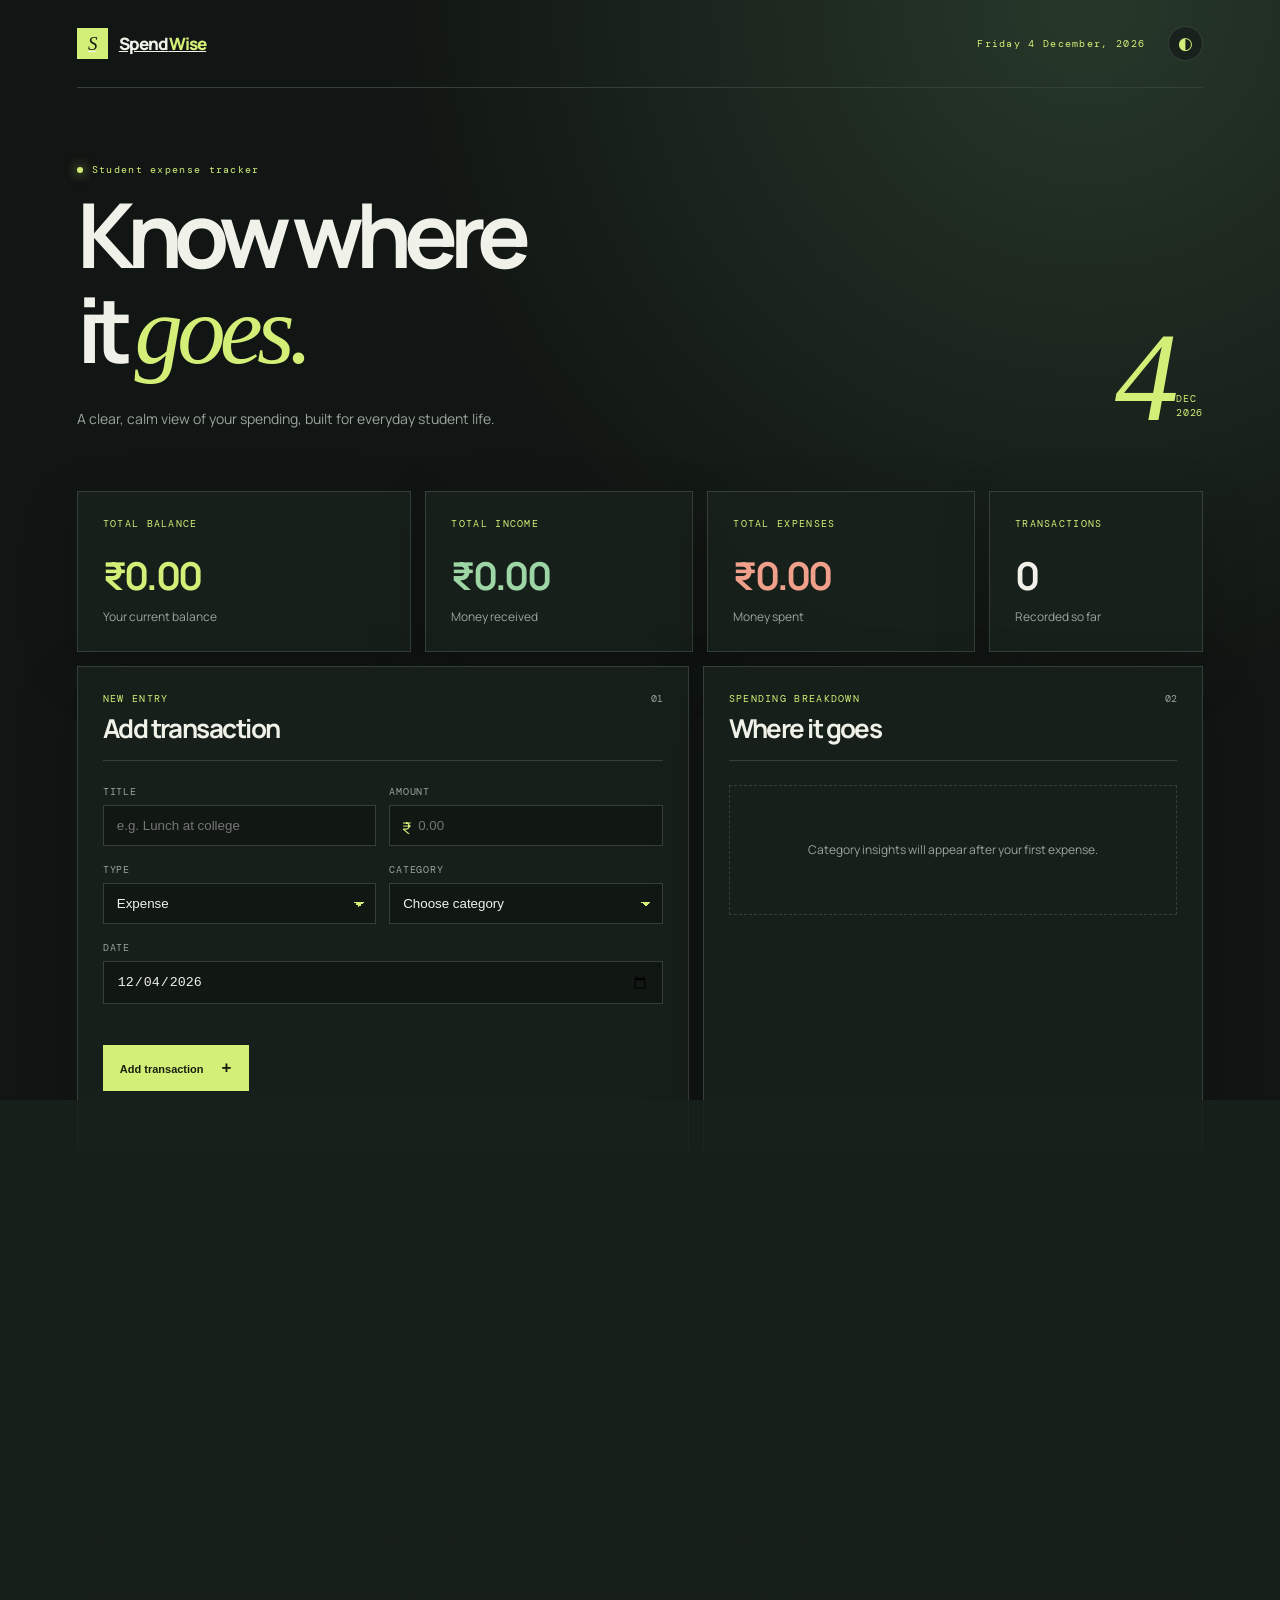
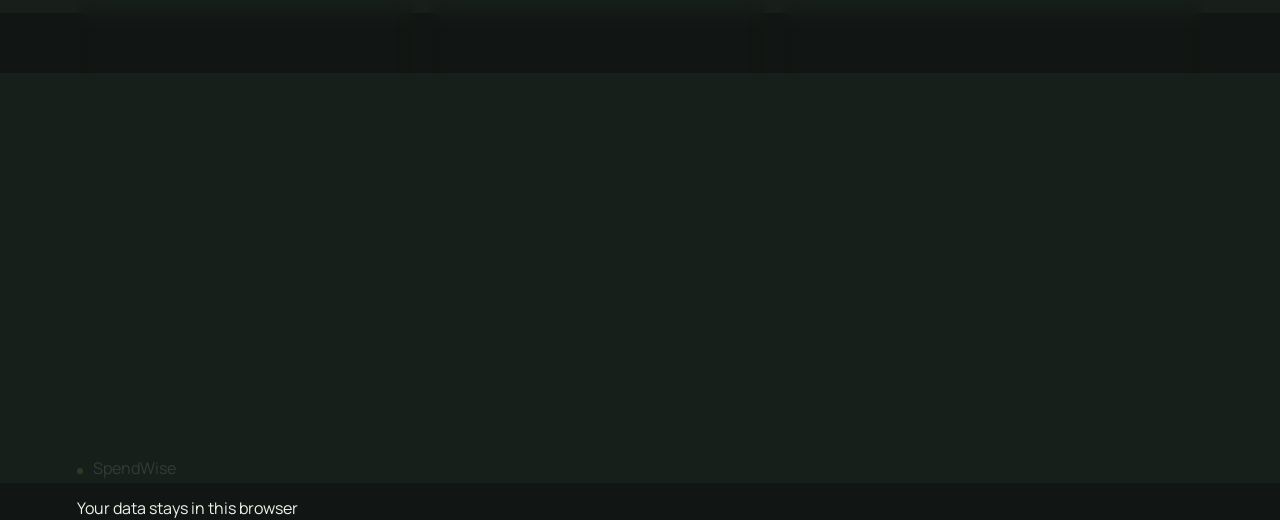
<file: spendwise/index.html>
<!doctype html>
<html lang="en">
<head>
	<meta charset="utf-8">
	<meta name="viewport" content="width=device-width, initial-scale=1">
	<meta name="description" content="SpendWise student expense tracker">
	<title>SpendWise | Student Expense Tracker</title>
	<link rel="preconnect" href="https://fonts.googleapis.com">
	<link rel="preconnect" href="https://fonts.gstatic.com" crossorigin>
	<link href="https://fonts.googleapis.com/css2?family=DM+Mono:wght@400;500&family=Manrope:wght@400;500;600;700;800&display=swap" rel="stylesheet">
	<link rel="stylesheet" href="style.css">
</head>
<body>
	<div class="app-shell">
		<header class="topbar">
			<a class="logo" href="index.html" aria-label="SpendWise home"><span class="logo-mark">S</span><span>Spend<span>Wise</span></span></a>
			<div class="header-actions"><span class="date-label" id="todayLabel">TODAY</span><button class="icon-button" id="themeToggle" type="button" aria-label="Switch to light theme" title="Toggle theme">◐</button></div>
		</header>
		<main>
			<section class="welcome-row" aria-labelledby="pageTitle"><div><p class="eyebrow"><span></span> Student expense tracker</p><h1 id="pageTitle">Know where<br>it <em>goes.</em></h1><p class="intro">A clear, calm view of your spending, built for everyday student life.</p></div><div class="date-stamp"><span id="dayNumber">25</span><small id="monthName">AUG<br>2026</small></div></section>

			<section class="stats-grid" aria-label="Financial summary"><article class="card balance-card"><p class="label">TOTAL BALANCE</p><h2 id="totalBalance">₹0.00</h2><p class="muted">Your current balance</p></article><article class="card income-card"><p class="label">TOTAL INCOME</p><h2 id="totalIncome">₹0.00</h2><p class="muted">Money received</p></article><article class="card expense-card"><p class="label">TOTAL EXPENSES</p><h2 id="totalExpenses">₹0.00</h2><p class="muted">Money spent</p></article><article class="card count-card"><p class="label">TRANSACTIONS</p><h2 id="transactionCount">0</h2><p class="muted">Recorded so far</p></article></section>

			<section class="main-grid">
				<article class="card add-card" aria-labelledby="addTitle"><div class="section-heading"><div><p class="label">NEW ENTRY</p><h2 id="addTitle">Add transaction</h2></div><span class="section-number">01</span></div><form id="transactionForm" novalidate><div class="form-row"><div class="field"><label for="titleInput">Title</label><input id="titleInput" type="text" maxlength="80" placeholder="e.g. Lunch at college" required></div><div class="field"><label for="amountInput">Amount</label><div class="amount-input"><span>₹</span><input id="amountInput" type="number" min="0.01" step="0.01" placeholder="0.00" inputmode="decimal" required></div></div></div><div class="form-row"><div class="field"><label for="typeInput">Type</label><select id="typeInput"><option value="expense">Expense</option><option value="income">Income</option></select></div><div class="field"><label for="categoryInput">Category</label><select id="categoryInput" required><option value="">Choose category</option><option>Food</option><option>Transport</option><option>Education</option><option>Shopping</option><option>Entertainment</option><option>Other</option></select></div></div><div class="field"><label for="dateInput">Date</label><input id="dateInput" type="date" required></div><p class="form-error" id="formError" role="alert"></p><button class="primary-button" type="submit">Add transaction <span>+</span></button></form></article>
				<article class="card category-card" aria-labelledby="categoryTitle"><div class="section-heading"><div><p class="label">SPENDING BREAKDOWN</p><h2 id="categoryTitle">Where it goes</h2></div><span class="section-number">02</span></div><div class="category-chart" id="categoryChart" aria-live="polite"></div><p class="empty-chart hidden" id="chartEmpty">Category insights will appear after your first expense.</p></article>
			</section>

			<section class="history-card card" aria-labelledby="historyTitle"><div class="section-heading history-heading"><div><p class="label">ACTIVITY</p><h2 id="historyTitle">Transaction history</h2></div><div class="filter-group" role="group" aria-label="Filter transactions"><button class="filter-button active" type="button" data-filter="all">All</button><button class="filter-button" type="button" data-filter="income">Income</button><button class="filter-button" type="button" data-filter="expense">Expense</button></div></div><div class="transaction-table" id="transactionList" aria-live="polite"></div></section>
			<section class="insight-grid" aria-label="Spending insights"><article class="card insight-card month-insight"><p class="label">THIS MONTH</p><h2 id="monthlySpending">₹0.00</h2><p class="muted" id="monthLabel">Current month expenses</p></article><article class="card insight-card top-insight"><p class="label">TOP SPENDING</p><h2 id="topCategory">No spending data yet.</h2><p class="muted">Largest expense category</p></article><article class="card smart-insight"><p class="label">SMART INSIGHT</p><p id="smartMessage">Start adding transactions to understand your spending.</p></article></section>
			<section class="recent-card card" aria-labelledby="recentTitle"><div class="section-heading"><div><p class="label">LATEST MOVES</p><h2 id="recentTitle">Recent activity</h2></div><span class="section-number">03</span></div><div class="recent-list" id="recentList" aria-live="polite"></div></section>
		</main>
		<footer><p><span class="footer-dot"></span> SpendWise</p><span>Your data stays in this browser</span></footer>
	</div>
	<script src="script.js"></script>
</body>
</html>
</file>
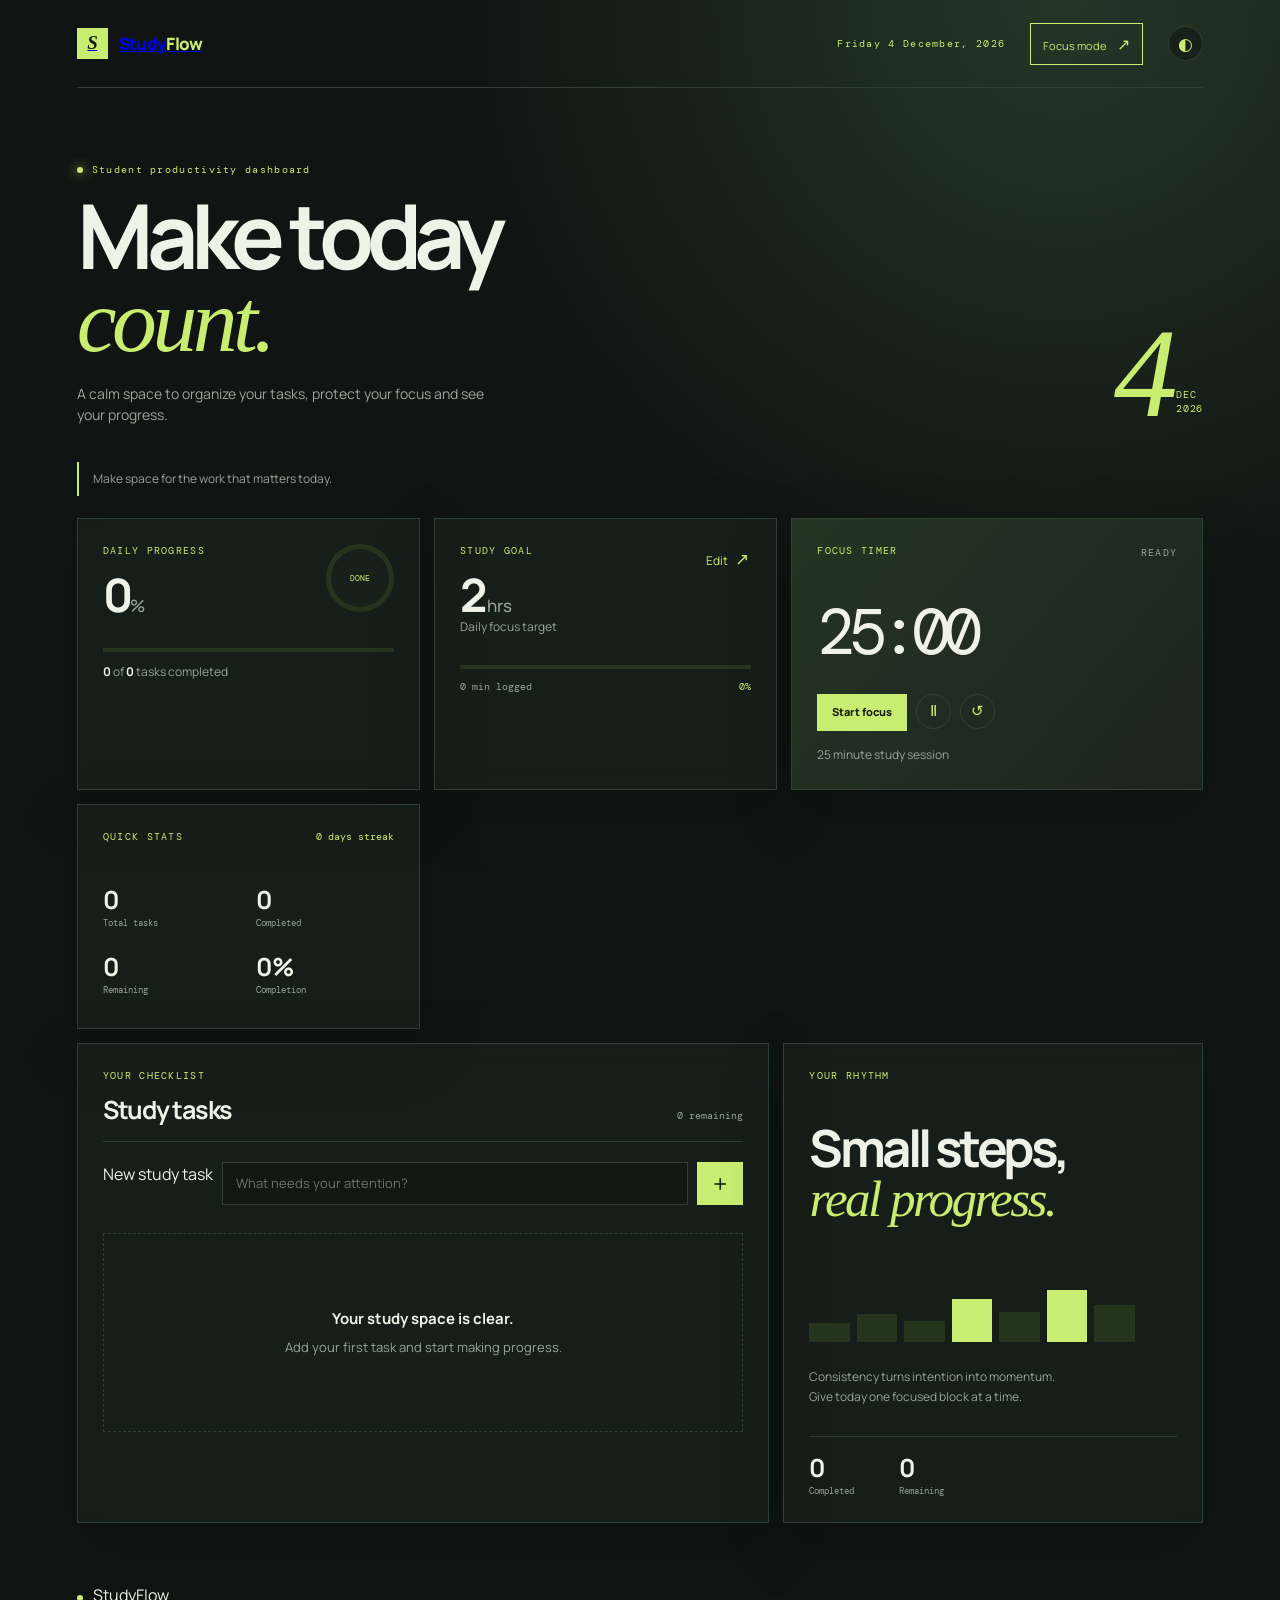
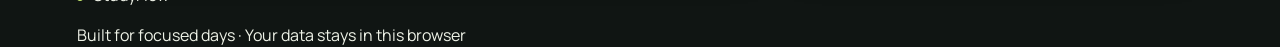
<file: studyflow/index.html>
<!doctype html>
<html lang="en">
<head>
	<meta charset="utf-8">
	<meta name="viewport" content="width=device-width, initial-scale=1">
	<meta name="description" content="StudyFlow student productivity dashboard">
	<title>StudyFlow | Student Productivity Dashboard</title>
	<link rel="preconnect" href="https://fonts.googleapis.com">
	<link rel="preconnect" href="https://fonts.gstatic.com" crossorigin>
	<link href="https://fonts.googleapis.com/css2?family=DM+Mono:wght@400;500&family=Manrope:wght@400;500;600;700;800&display=swap" rel="stylesheet">
	<link rel="stylesheet" href="style.css">
</head>
<body>
	<div class="app-shell">
		<header class="topbar">
			<a class="logo" href="index.html" aria-label="StudyFlow home"><span class="logo-mark">S</span><span>Study<span>Flow</span></span></a>
			<div class="topbar-actions"><span class="date-label" id="todayLabel">TODAY</span><button class="focus-button" id="focusToggle" type="button">Focus mode <span>↗</span></button><button class="icon-button" id="themeToggle" type="button" aria-label="Switch to light theme" title="Toggle theme">◐</button></div>
		</header>

		<main>
			<section class="welcome-row" aria-labelledby="pageTitle">
				<div><p class="eyebrow"><span></span> Student productivity dashboard</p><h1 id="pageTitle">Make today<br><em>count.</em></h1><p class="intro">A calm space to organize your tasks, protect your focus and see your progress.</p></div>
				<div class="day-stamp" aria-hidden="true"><span id="dayNumber">25</span><small id="monthName">AUG<br>2026</small></div>
			</section>
			<div class="motivation-note" id="motivationMessage" role="status"></div>

			<section class="overview-grid" aria-label="Study overview">
				<article class="card progress-card"><div class="card-top"><div><p class="label">DAILY PROGRESS</p><h2><span id="completionPercent">0</span><small>%</small></h2></div><div class="progress-ring" id="progressRing" role="img" aria-label="0 percent of tasks completed"><span>DONE</span></div></div><div class="progress-track"><span id="progressBar"></span></div><p class="muted"><strong id="completedCount">0</strong> of <strong id="totalCount">0</strong> tasks completed</p></article>
				<article class="card goal-card"><div class="card-top"><div><p class="label">STUDY GOAL</p><h2><span id="goalHours">2</span><small> hrs</small></h2></div><button class="text-button" id="editGoalButton" type="button">Edit <span>↗</span></button></div><p class="muted">Daily focus target</p><div class="goal-meter"><span id="goalProgressBar"></span></div><div class="goal-footer"><span id="goalSpent">0 min logged</span><span id="goalPercent">0%</span></div><form class="goal-form hidden" id="goalForm" novalidate><label for="goalInput">Daily goal in hours</label><div><input id="goalInput" type="number" min="0.25" max="24" step="0.25" inputmode="decimal"><button class="small-button" type="submit">Save</button></div><p class="form-error" id="goalError" role="alert"></p></form></article>
				<article class="card timer-card"><div class="card-top"><p class="label">FOCUS TIMER</p><span class="timer-status" id="timerStatus">READY</span></div><div class="timer-display" id="timerDisplay" aria-live="polite">25:00</div><div class="timer-actions"><button class="primary-button" id="startTimer" type="button">Start focus</button><button class="circle-button" id="pauseTimer" type="button" aria-label="Pause timer" title="Pause timer">Ⅱ</button><button class="circle-button" id="resetTimer" type="button" aria-label="Reset timer" title="Reset timer">↺</button></div><p class="muted timer-note">25 minute study session</p></article>
				<article class="card quick-stats-card"><div class="card-top"><p class="label">QUICK STATS</p><span class="streak-badge" id="streakStat">0 day streak</span></div><div class="quick-stats"><div><strong id="quickTotal">0</strong><span>Total tasks</span></div><div><strong id="quickCompleted">0</strong><span>Completed</span></div><div><strong id="quickRemaining">0</strong><span>Remaining</span></div><div><strong id="quickPercent">0%</strong><span>Completion</span></div></div></article>
			</section>

			<section class="workspace-grid">
				<article class="card tasks-card" aria-labelledby="tasksTitle"><div class="section-top"><div><p class="label">YOUR CHECKLIST</p><h2 id="tasksTitle">Study tasks</h2></div><span class="task-count" id="remainingCount">0 remaining</span></div><form class="task-form" id="taskForm"><label class="sr-only" for="taskInput">New study task</label><input id="taskInput" type="text" maxlength="100" placeholder="What needs your attention?" autocomplete="off"><button class="add-button" type="submit" aria-label="Add task">+</button></form><p class="form-error" id="taskError" role="alert"></p><div class="task-list" id="taskList" aria-live="polite"></div></article>
				<aside class="card rhythm-card"><p class="label">YOUR RHYTHM</p><h2>Small steps,<br><em>real progress.</em></h2><div class="rhythm-line"><span></span><span></span><span></span><span></span><span></span><span></span><span></span></div><p class="muted">Consistency turns intention into momentum. Give today one focused block at a time.</p><div class="stat-row"><div><strong id="asideCompleted">0</strong><span>Completed</span></div><div><strong id="asideRemaining">0</strong><span>Remaining</span></div></div></aside>
			</section>
			<section class="focus-panel hidden" id="focusPanel" aria-live="polite"><p class="label">FOCUS MODE</p><h2>One thing at a time.</h2><p>Protect this block. The rest can wait.</p><button class="exit-focus-button" id="exitFocus" type="button">Exit focus mode <span>×</span></button></section>
		</main>
		<footer><p><span class="footer-dot"></span> StudyFlow</p><span>Built for focused days · Your data stays in this browser</span></footer>
	</div>
	<script src="script.js"></script>
</body>
</html>
</file>
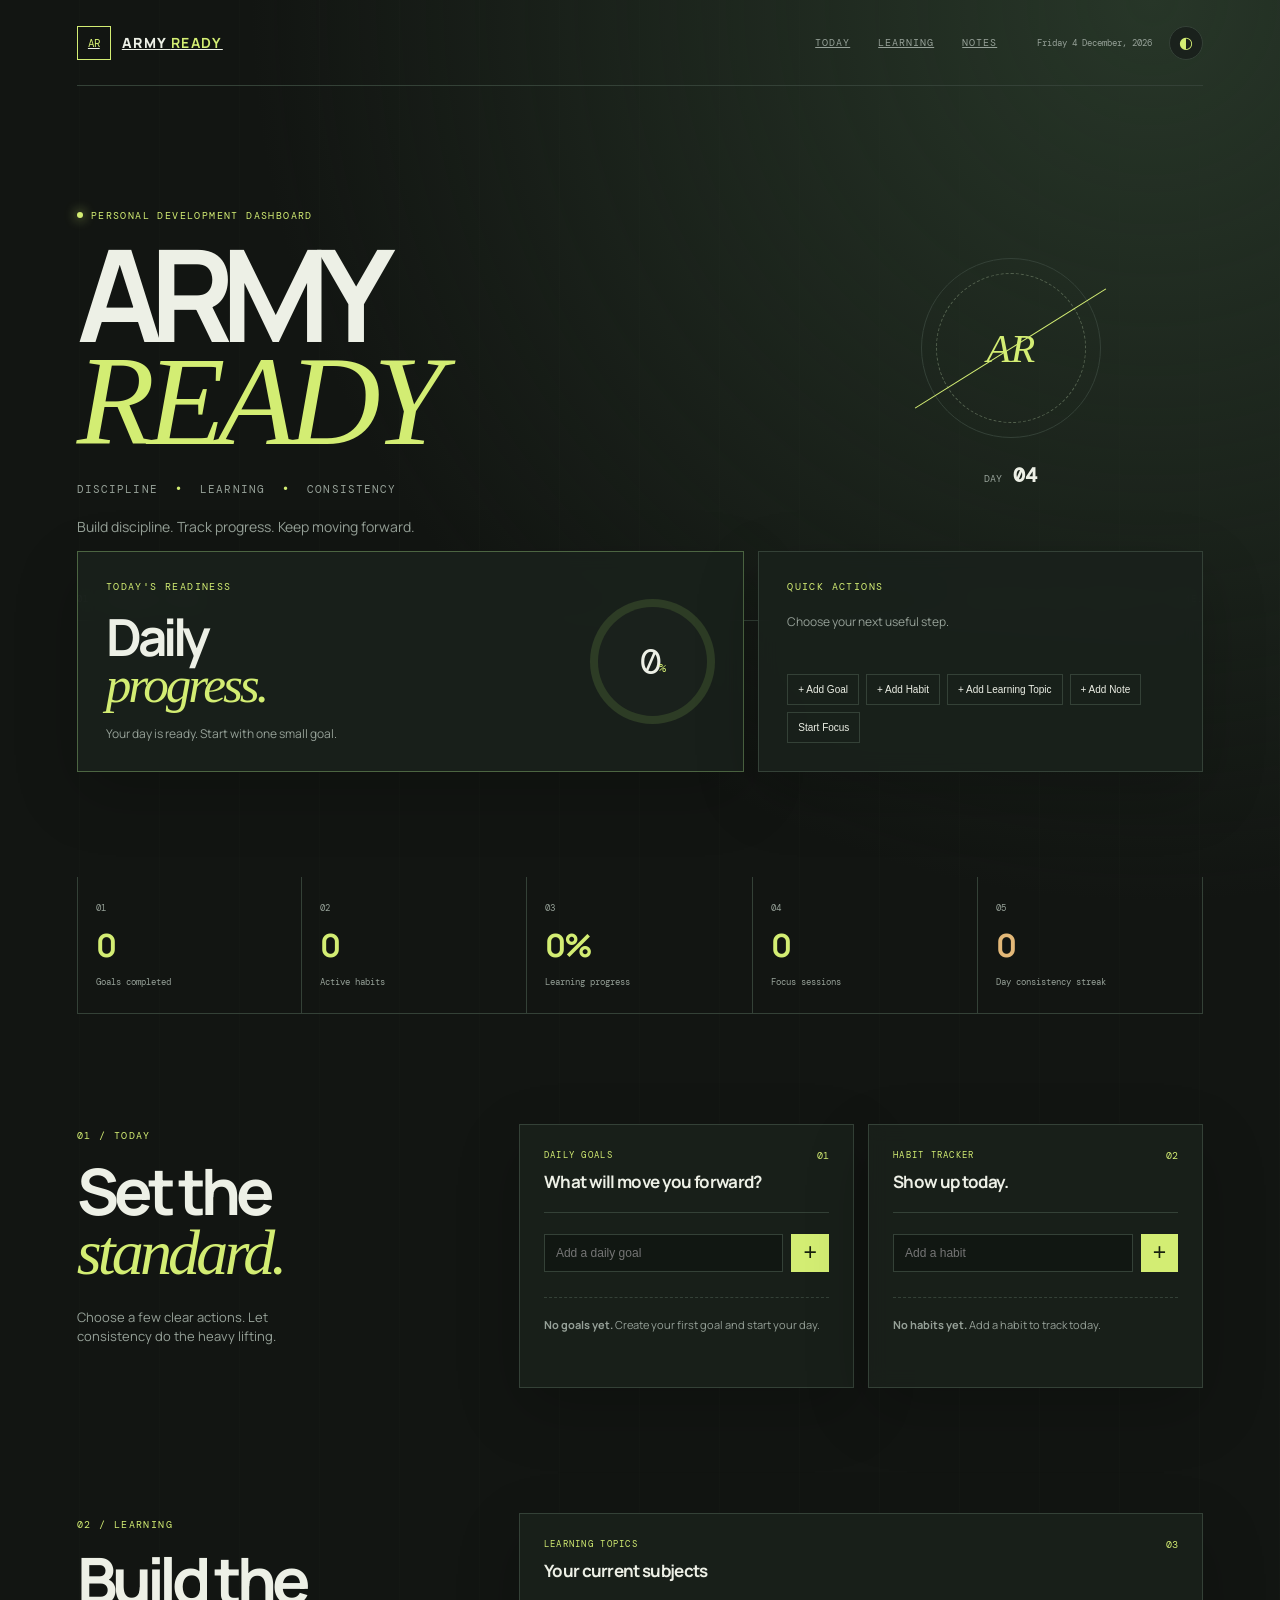
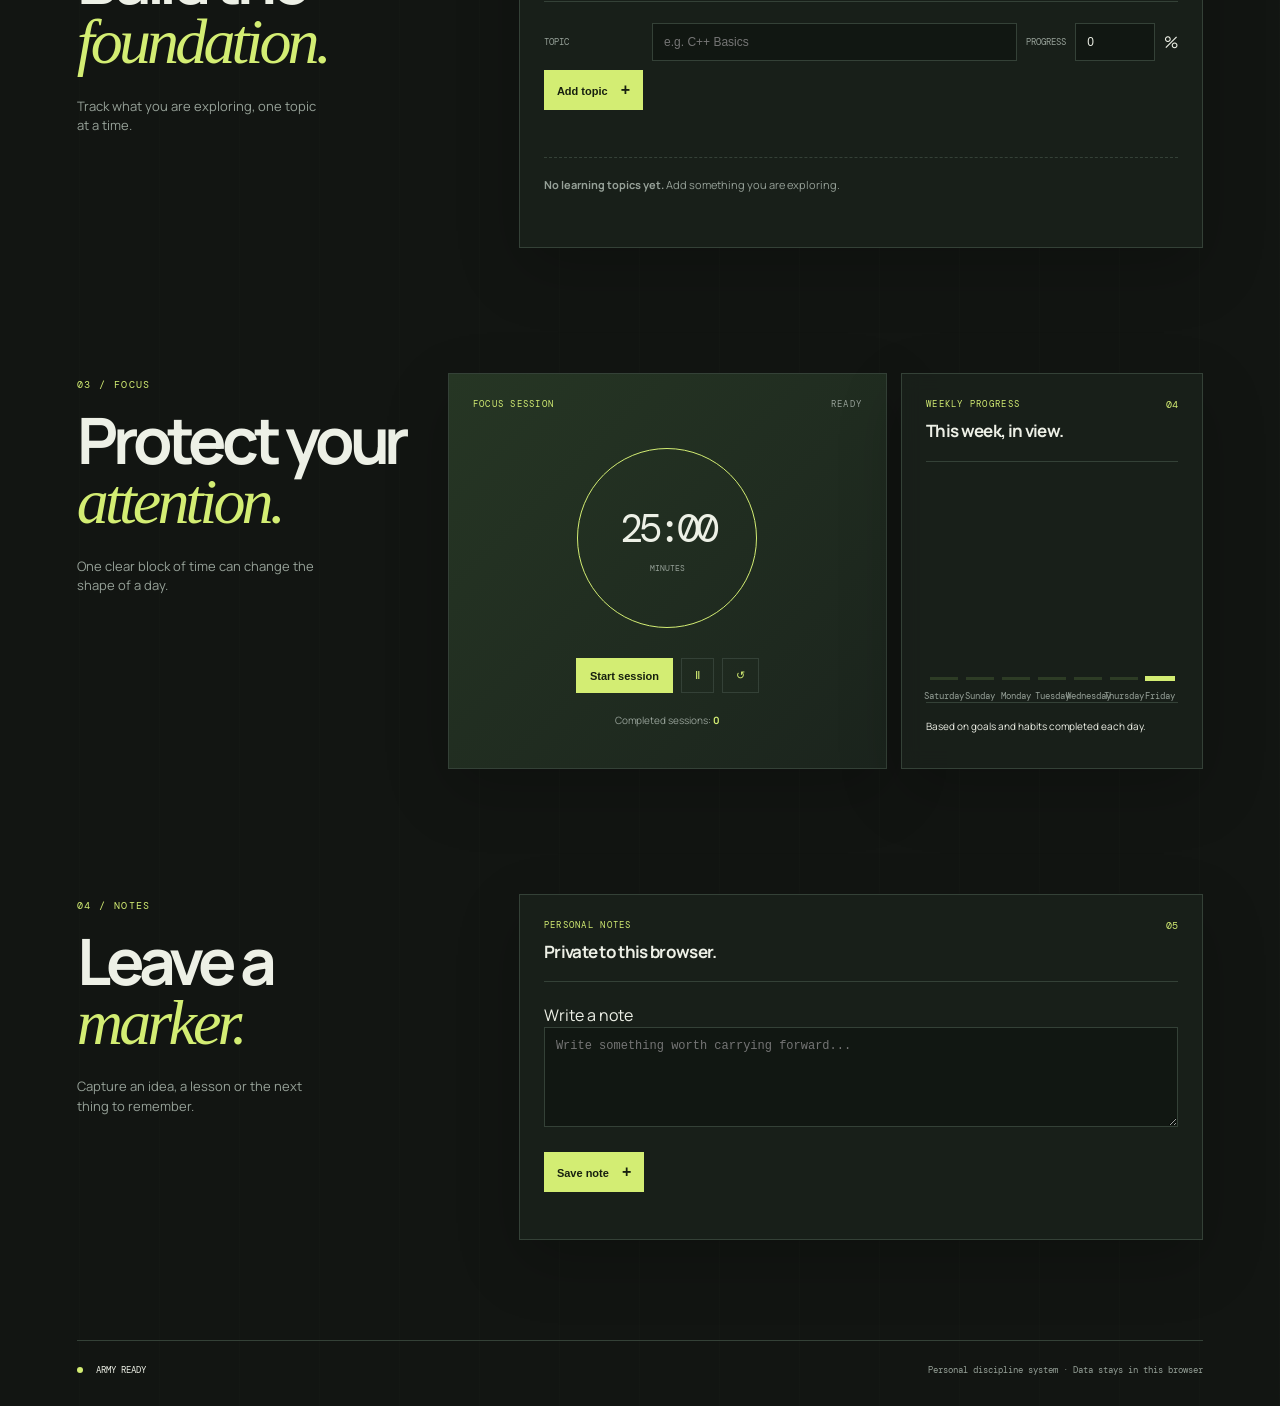
<file: RAHUL-DE-PORTFOLIO/army-ready/index.html>
<!doctype html>
<html lang="en">
<head>
	<meta charset="utf-8">
	<meta name="viewport" content="width=device-width, initial-scale=1">
	<meta name="description" content="Army Ready personal discipline and goal dashboard">
	<title>Army Ready | Discipline Dashboard</title>
	<link rel="preconnect" href="https://fonts.googleapis.com">
	<link rel="preconnect" href="https://fonts.gstatic.com" crossorigin>
	<link href="https://fonts.googleapis.com/css2?family=DM+Mono:wght@400;500&family=Manrope:wght@400;500;600;700;800&display=swap" rel="stylesheet">
	<link rel="stylesheet" href="style.css">
</head>
<body>
	<div class="app-shell">
		<header class="topbar"><a class="logo" href="#top" aria-label="Army Ready home"><span class="logo-mark">AR</span><span>ARMY <b>READY</b></span></a><nav aria-label="Dashboard navigation"><a href="#today">Today</a><a href="#learning">Learning</a><a href="#notes">Notes</a></nav><div class="header-actions"><span id="todayLabel">TODAY</span><button class="icon-button" id="themeToggle" type="button" aria-label="Switch to light theme" title="Toggle theme">◐</button></div></header>
		<main id="top">
			<section class="hero" aria-labelledby="heroTitle"><div class="hero-copy"><p class="eyebrow"><span></span> Personal development dashboard</p><h1 id="heroTitle">ARMY<br><em>READY</em></h1><p class="hero-tags">DISCIPLINE <b>•</b> LEARNING <b>•</b> CONSISTENCY</p><p class="hero-intro">Build discipline. Track progress. Keep moving forward.</p></div><div class="hero-symbol" aria-hidden="true"><div class="symbol-ring"><span>AR</span></div><p>DAY <strong id="heroDay">01</strong></p></div><div class="hero-baseline"><span>01 / PERSONAL SYSTEM</span><span>DISCIPLINE IS BUILT ONE DAY AT A TIME.</span></div></section>

			<section class="stats-grid" aria-label="Dashboard statistics"><article class="stat-card"><span class="stat-index">01</span><strong id="goalsStat">0</strong><span>Goals completed</span></article><article class="stat-card"><span class="stat-index">02</span><strong id="habitsStat">0</strong><span>Active habits</span></article><article class="stat-card"><span class="stat-index">03</span><strong id="learningStat">0%</strong><span>Learning progress</span></article><article class="stat-card"><span class="stat-index">04</span><strong id="sessionsStat">0</strong><span>Focus sessions</span></article><article class="stat-card streak-card"><span class="stat-index">05</span><strong id="streakStat">0</strong><span>Day consistency streak</span></article></section>

			<section id="today" class="dashboard-section"><div class="section-intro"><p class="kicker">01 / TODAY</p><h2>Set the<br><em>standard.</em></h2><p>Choose a few clear actions. Let consistency do the heavy lifting.</p></div><div class="today-grid"><article class="panel goals-panel"><div class="panel-heading"><div><p class="label">DAILY GOALS</p><h3>What will move you forward?</h3></div><span>01</span></div><form class="inline-form" id="goalForm"><label class="sr-only" for="goalInput">New daily goal</label><input id="goalInput" type="text" maxlength="100" placeholder="Add a daily goal" autocomplete="off"><button type="submit" aria-label="Add daily goal">+</button></form><p class="error" id="goalError" role="alert"></p><div id="goalList" class="item-list" aria-live="polite"></div></article><article class="panel habits-panel"><div class="panel-heading"><div><p class="label">HABIT TRACKER</p><h3>Show up today.</h3></div><span>02</span></div><form class="inline-form" id="habitForm"><label class="sr-only" for="habitInput">New habit</label><input id="habitInput" type="text" maxlength="50" placeholder="Add a habit" autocomplete="off"><button type="submit" aria-label="Add habit">+</button></form><p class="error" id="habitError" role="alert"></p><div id="habitList" class="item-list" aria-live="polite"></div></article></div></section>

			<section id="learning" class="dashboard-section learning-section"><div class="section-intro"><p class="kicker">02 / LEARNING</p><h2>Build the<br><em>foundation.</em></h2><p>Track what you are exploring, one topic at a time.</p></div><article class="panel learning-panel"><div class="panel-heading"><div><p class="label">LEARNING TOPICS</p><h3>Your current subjects</h3></div><span>03</span></div><form class="topic-form" id="topicForm"><label for="topicInput">Topic</label><input id="topicInput" type="text" maxlength="70" placeholder="e.g. C++ Basics"><label for="topicProgress">Progress</label><input id="topicProgress" type="number" min="0" max="100" value="0" aria-label="Topic progress percentage"><span>%</span><button type="submit">Add topic <b>+</b></button></form><p class="error" id="topicError" role="alert"></p><div id="topicList" class="topic-list" aria-live="polite"></div></article></section>

			<section class="focus-section dashboard-section"><div class="section-intro"><p class="kicker">03 / FOCUS</p><h2>Protect your<br><em>attention.</em></h2><p>One clear block of time can change the shape of a day.</p></div><article class="panel timer-panel"><div class="timer-top"><p class="label">FOCUS SESSION</p><span id="timerStatus">READY</span></div><div class="timer-ring"><span id="timerDisplay" aria-live="polite">25:00</span><small>MINUTES</small></div><div class="timer-actions"><button class="timer-start" id="startTimer" type="button">Start session</button><button id="pauseTimer" type="button" aria-label="Pause focus timer">Ⅱ</button><button id="resetTimer" type="button" aria-label="Reset focus timer">↺</button></div><p class="timer-caption">Completed sessions: <strong id="sessionCount">0</strong></p></article><article class="panel weekly-panel"><div class="panel-heading"><div><p class="label">WEEKLY PROGRESS</p><h3>This week, in view.</h3></div><span>04</span></div><div id="weekBars" class="week-bars" aria-label="Weekly completed goals and habits"></div><p class="muted">Based on goals and habits completed each day.</p></article></section>

			<section id="notes" class="notes-section dashboard-section"><div class="section-intro"><p class="kicker">04 / NOTES</p><h2>Leave a<br><em>marker.</em></h2><p>Capture an idea, a lesson or the next thing to remember.</p></div><article class="panel notes-panel"><div class="panel-heading"><div><p class="label">PERSONAL NOTES</p><h3>Private to this browser.</h3></div><span>05</span></div><form id="noteForm"><label for="noteInput">Write a note</label><textarea id="noteInput" maxlength="500" rows="4" placeholder="Write something worth carrying forward..."></textarea><p class="error" id="noteError" role="alert"></p><button class="note-save" type="submit">Save note <b>+</b></button></form><div id="noteList" class="note-list" aria-live="polite"></div></article></section>
			<section class="overview-strip" aria-label="Today's overview"><article class="readiness-card"><div><p class="kicker">TODAY'S READINESS</p><h2>Daily<br><em>progress.</em></h2><p id="smartMessage" class="smart-message">Your day is ready. Start with one small goal.</p></div><div class="readiness-ring" id="readinessRing" role="img" aria-label="Daily progress 0 percent"><strong id="readinessScore">0</strong><span>%</span></div></article><div class="overview-actions"><div><p class="kicker">QUICK ACTIONS</p><p class="action-note">Choose your next useful step.</p></div><div class="action-buttons"><button type="button" data-focus-target="#goalInput">+ Add Goal</button><button type="button" data-focus-target="#habitInput">+ Add Habit</button><button type="button" data-focus-target="#topicInput">+ Add Learning Topic</button><button type="button" data-focus-target="#noteInput">+ Add Note</button><button type="button" data-focus-target="#startTimer">Start Focus</button></div></div></section>
		</main>
		<footer><p><span></span> ARMY READY</p><span>Personal discipline system · Data stays in this browser</span></footer>
	</div>
	<script src="script.js"></script>
</body>
</html>
</file>
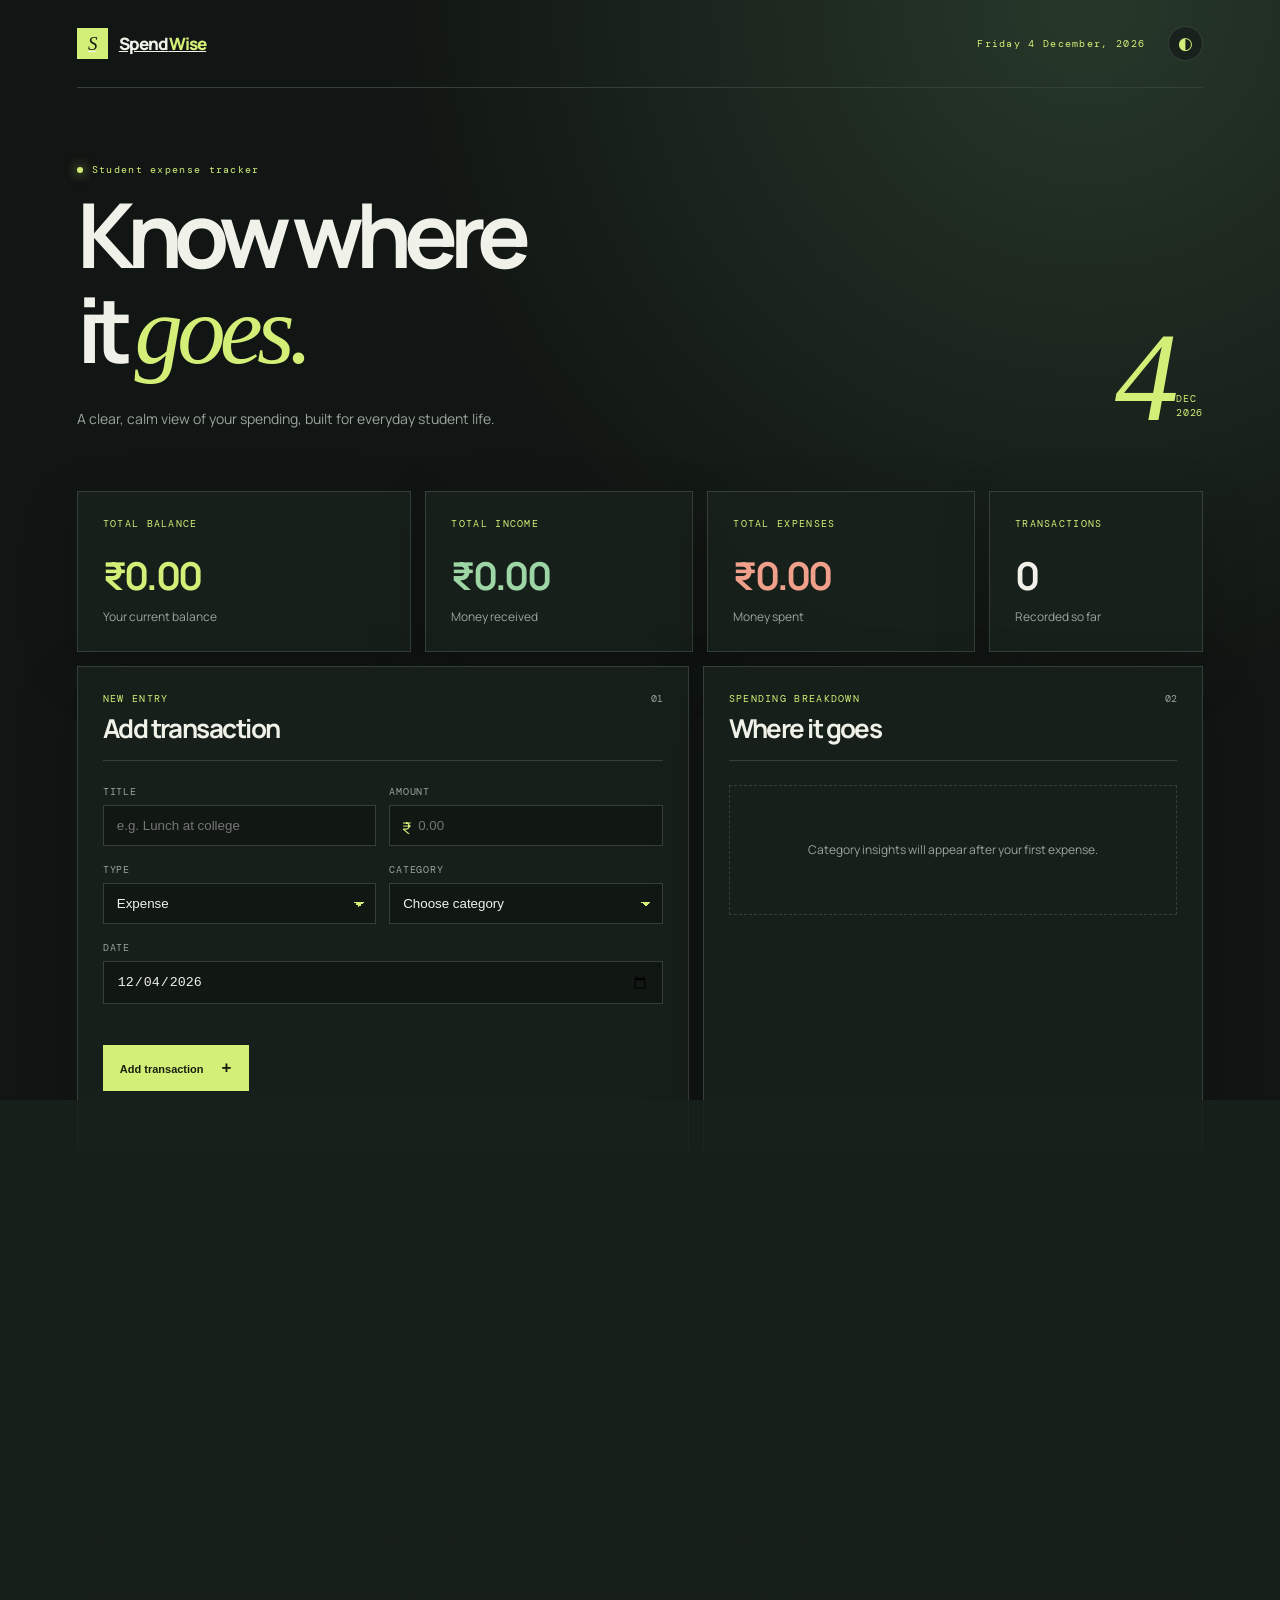
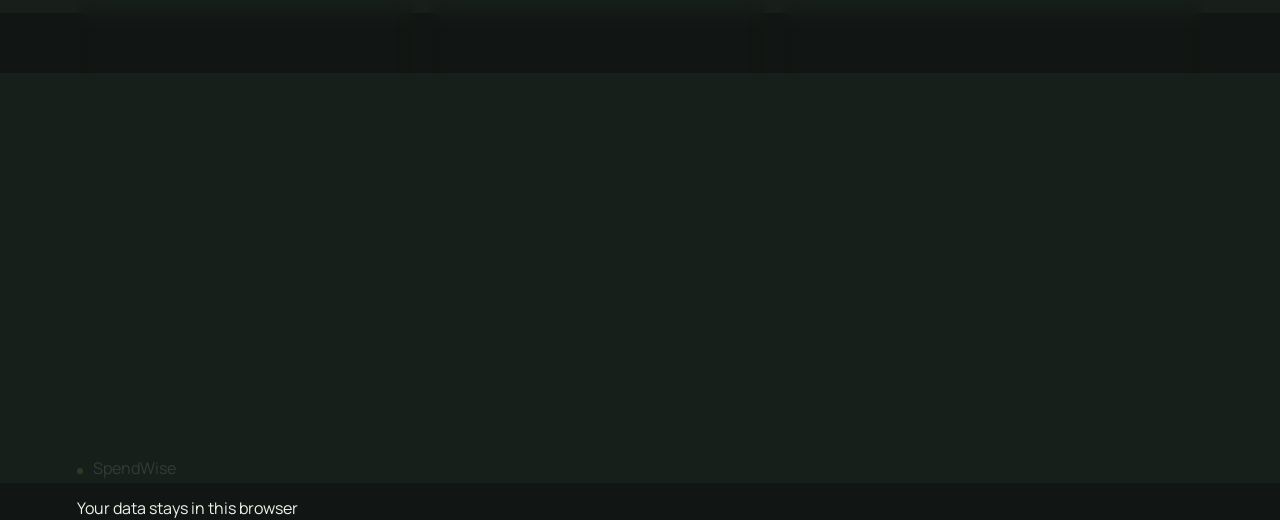
<file: RAHUL-DE-PORTFOLIO/spendwise/index.html>
<!doctype html>
<html lang="en">
<head>
	<meta charset="utf-8">
	<meta name="viewport" content="width=device-width, initial-scale=1">
	<meta name="description" content="SpendWise student expense tracker">
	<title>SpendWise | Student Expense Tracker</title>
	<link rel="preconnect" href="https://fonts.googleapis.com">
	<link rel="preconnect" href="https://fonts.gstatic.com" crossorigin>
	<link href="https://fonts.googleapis.com/css2?family=DM+Mono:wght@400;500&family=Manrope:wght@400;500;600;700;800&display=swap" rel="stylesheet">
	<link rel="stylesheet" href="style.css">
</head>
<body>
	<div class="app-shell">
		<header class="topbar">
			<a class="logo" href="index.html" aria-label="SpendWise home"><span class="logo-mark">S</span><span>Spend<span>Wise</span></span></a>
			<div class="header-actions"><span class="date-label" id="todayLabel">TODAY</span><button class="icon-button" id="themeToggle" type="button" aria-label="Switch to light theme" title="Toggle theme">◐</button></div>
		</header>
		<main>
			<section class="welcome-row" aria-labelledby="pageTitle"><div><p class="eyebrow"><span></span> Student expense tracker</p><h1 id="pageTitle">Know where<br>it <em>goes.</em></h1><p class="intro">A clear, calm view of your spending, built for everyday student life.</p></div><div class="date-stamp"><span id="dayNumber">25</span><small id="monthName">AUG<br>2026</small></div></section>

			<section class="stats-grid" aria-label="Financial summary"><article class="card balance-card"><p class="label">TOTAL BALANCE</p><h2 id="totalBalance">₹0.00</h2><p class="muted">Your current balance</p></article><article class="card income-card"><p class="label">TOTAL INCOME</p><h2 id="totalIncome">₹0.00</h2><p class="muted">Money received</p></article><article class="card expense-card"><p class="label">TOTAL EXPENSES</p><h2 id="totalExpenses">₹0.00</h2><p class="muted">Money spent</p></article><article class="card count-card"><p class="label">TRANSACTIONS</p><h2 id="transactionCount">0</h2><p class="muted">Recorded so far</p></article></section>

			<section class="main-grid">
				<article class="card add-card" aria-labelledby="addTitle"><div class="section-heading"><div><p class="label">NEW ENTRY</p><h2 id="addTitle">Add transaction</h2></div><span class="section-number">01</span></div><form id="transactionForm" novalidate><div class="form-row"><div class="field"><label for="titleInput">Title</label><input id="titleInput" type="text" maxlength="80" placeholder="e.g. Lunch at college" required></div><div class="field"><label for="amountInput">Amount</label><div class="amount-input"><span>₹</span><input id="amountInput" type="number" min="0.01" step="0.01" placeholder="0.00" inputmode="decimal" required></div></div></div><div class="form-row"><div class="field"><label for="typeInput">Type</label><select id="typeInput"><option value="expense">Expense</option><option value="income">Income</option></select></div><div class="field"><label for="categoryInput">Category</label><select id="categoryInput" required><option value="">Choose category</option><option>Food</option><option>Transport</option><option>Education</option><option>Shopping</option><option>Entertainment</option><option>Other</option></select></div></div><div class="field"><label for="dateInput">Date</label><input id="dateInput" type="date" required></div><p class="form-error" id="formError" role="alert"></p><button class="primary-button" type="submit">Add transaction <span>+</span></button></form></article>
				<article class="card category-card" aria-labelledby="categoryTitle"><div class="section-heading"><div><p class="label">SPENDING BREAKDOWN</p><h2 id="categoryTitle">Where it goes</h2></div><span class="section-number">02</span></div><div class="category-chart" id="categoryChart" aria-live="polite"></div><p class="empty-chart hidden" id="chartEmpty">Category insights will appear after your first expense.</p></article>
			</section>

			<section class="history-card card" aria-labelledby="historyTitle"><div class="section-heading history-heading"><div><p class="label">ACTIVITY</p><h2 id="historyTitle">Transaction history</h2></div><div class="filter-group" role="group" aria-label="Filter transactions"><button class="filter-button active" type="button" data-filter="all">All</button><button class="filter-button" type="button" data-filter="income">Income</button><button class="filter-button" type="button" data-filter="expense">Expense</button></div></div><div class="transaction-table" id="transactionList" aria-live="polite"></div></section>
			<section class="insight-grid" aria-label="Spending insights"><article class="card insight-card month-insight"><p class="label">THIS MONTH</p><h2 id="monthlySpending">₹0.00</h2><p class="muted" id="monthLabel">Current month expenses</p></article><article class="card insight-card top-insight"><p class="label">TOP SPENDING</p><h2 id="topCategory">No spending data yet.</h2><p class="muted">Largest expense category</p></article><article class="card smart-insight"><p class="label">SMART INSIGHT</p><p id="smartMessage">Start adding transactions to understand your spending.</p></article></section>
			<section class="recent-card card" aria-labelledby="recentTitle"><div class="section-heading"><div><p class="label">LATEST MOVES</p><h2 id="recentTitle">Recent activity</h2></div><span class="section-number">03</span></div><div class="recent-list" id="recentList" aria-live="polite"></div></section>
		</main>
		<footer><p><span class="footer-dot"></span> SpendWise</p><span>Your data stays in this browser</span></footer>
	</div>
	<script src="script.js"></script>
</body>
</html>
</file>
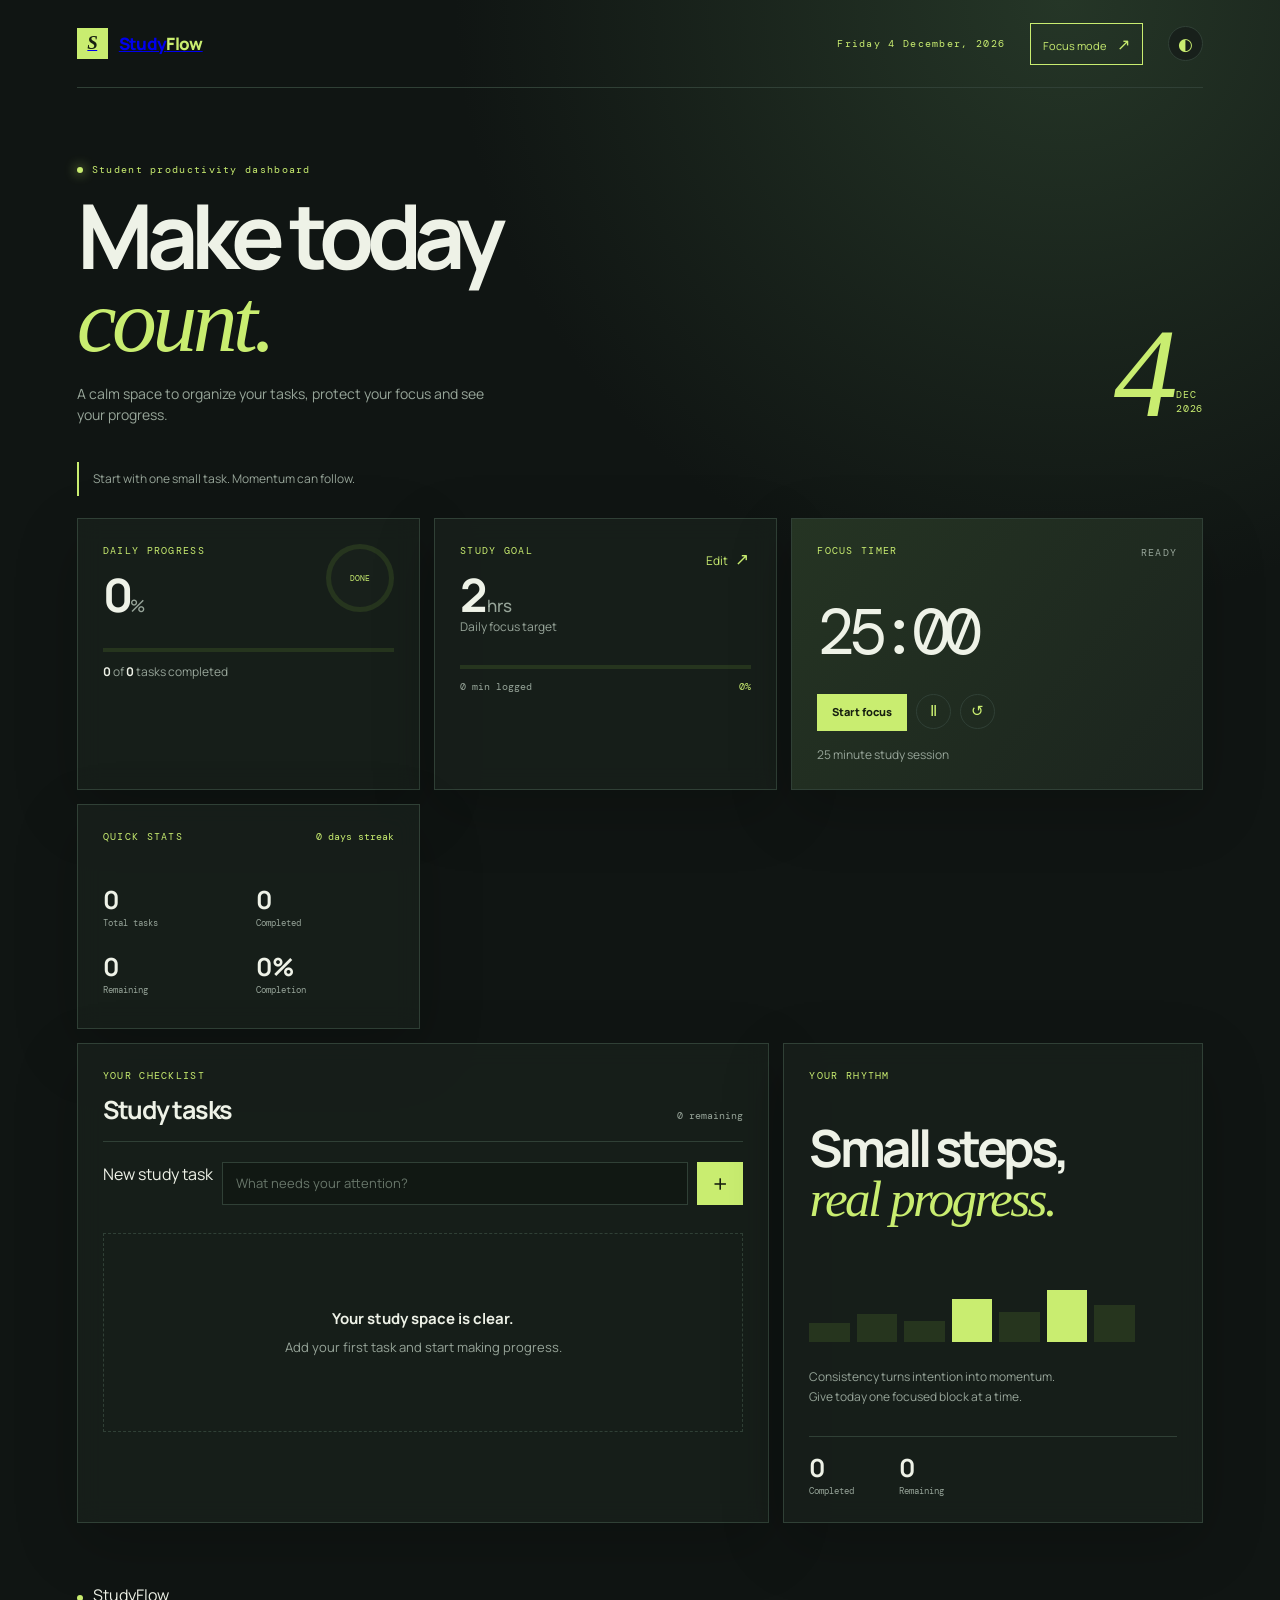
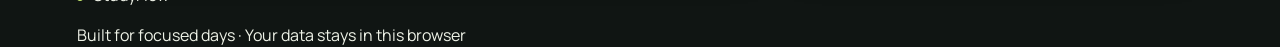
<file: RAHUL-DE-PORTFOLIO/studyflow/index.html>
<!doctype html>
<html lang="en">
<head>
	<meta charset="utf-8">
	<meta name="viewport" content="width=device-width, initial-scale=1">
	<meta name="description" content="StudyFlow student productivity dashboard">
	<title>StudyFlow | Student Productivity Dashboard</title>
	<link rel="preconnect" href="https://fonts.googleapis.com">
	<link rel="preconnect" href="https://fonts.gstatic.com" crossorigin>
	<link href="https://fonts.googleapis.com/css2?family=DM+Mono:wght@400;500&family=Manrope:wght@400;500;600;700;800&display=swap" rel="stylesheet">
	<link rel="stylesheet" href="style.css">
</head>
<body>
	<div class="app-shell">
		<header class="topbar">
			<a class="logo" href="index.html" aria-label="StudyFlow home"><span class="logo-mark">S</span><span>Study<span>Flow</span></span></a>
			<div class="topbar-actions"><span class="date-label" id="todayLabel">TODAY</span><button class="focus-button" id="focusToggle" type="button">Focus mode <span>↗</span></button><button class="icon-button" id="themeToggle" type="button" aria-label="Switch to light theme" title="Toggle theme">◐</button></div>
		</header>

		<main>
			<section class="welcome-row" aria-labelledby="pageTitle">
				<div><p class="eyebrow"><span></span> Student productivity dashboard</p><h1 id="pageTitle">Make today<br><em>count.</em></h1><p class="intro">A calm space to organize your tasks, protect your focus and see your progress.</p></div>
				<div class="day-stamp" aria-hidden="true"><span id="dayNumber">25</span><small id="monthName">AUG<br>2026</small></div>
			</section>
			<div class="motivation-note" id="motivationMessage" role="status"></div>

			<section class="overview-grid" aria-label="Study overview">
				<article class="card progress-card"><div class="card-top"><div><p class="label">DAILY PROGRESS</p><h2><span id="completionPercent">0</span><small>%</small></h2></div><div class="progress-ring" id="progressRing" role="img" aria-label="0 percent of tasks completed"><span>DONE</span></div></div><div class="progress-track"><span id="progressBar"></span></div><p class="muted"><strong id="completedCount">0</strong> of <strong id="totalCount">0</strong> tasks completed</p></article>
				<article class="card goal-card"><div class="card-top"><div><p class="label">STUDY GOAL</p><h2><span id="goalHours">2</span><small> hrs</small></h2></div><button class="text-button" id="editGoalButton" type="button">Edit <span>↗</span></button></div><p class="muted">Daily focus target</p><div class="goal-meter"><span id="goalProgressBar"></span></div><div class="goal-footer"><span id="goalSpent">0 min logged</span><span id="goalPercent">0%</span></div><form class="goal-form hidden" id="goalForm" novalidate><label for="goalInput">Daily goal in hours</label><div><input id="goalInput" type="number" min="0.25" max="24" step="0.25" inputmode="decimal"><button class="small-button" type="submit">Save</button></div><p class="form-error" id="goalError" role="alert"></p></form></article>
				<article class="card timer-card"><div class="card-top"><p class="label">FOCUS TIMER</p><span class="timer-status" id="timerStatus">READY</span></div><div class="timer-display" id="timerDisplay" aria-live="polite">25:00</div><div class="timer-actions"><button class="primary-button" id="startTimer" type="button">Start focus</button><button class="circle-button" id="pauseTimer" type="button" aria-label="Pause timer" title="Pause timer">Ⅱ</button><button class="circle-button" id="resetTimer" type="button" aria-label="Reset timer" title="Reset timer">↺</button></div><p class="muted timer-note">25 minute study session</p></article>
				<article class="card quick-stats-card"><div class="card-top"><p class="label">QUICK STATS</p><span class="streak-badge" id="streakStat">0 day streak</span></div><div class="quick-stats"><div><strong id="quickTotal">0</strong><span>Total tasks</span></div><div><strong id="quickCompleted">0</strong><span>Completed</span></div><div><strong id="quickRemaining">0</strong><span>Remaining</span></div><div><strong id="quickPercent">0%</strong><span>Completion</span></div></div></article>
			</section>

			<section class="workspace-grid">
				<article class="card tasks-card" aria-labelledby="tasksTitle"><div class="section-top"><div><p class="label">YOUR CHECKLIST</p><h2 id="tasksTitle">Study tasks</h2></div><span class="task-count" id="remainingCount">0 remaining</span></div><form class="task-form" id="taskForm"><label class="sr-only" for="taskInput">New study task</label><input id="taskInput" type="text" maxlength="100" placeholder="What needs your attention?" autocomplete="off"><button class="add-button" type="submit" aria-label="Add task">+</button></form><p class="form-error" id="taskError" role="alert"></p><div class="task-list" id="taskList" aria-live="polite"></div></article>
				<aside class="card rhythm-card"><p class="label">YOUR RHYTHM</p><h2>Small steps,<br><em>real progress.</em></h2><div class="rhythm-line"><span></span><span></span><span></span><span></span><span></span><span></span><span></span></div><p class="muted">Consistency turns intention into momentum. Give today one focused block at a time.</p><div class="stat-row"><div><strong id="asideCompleted">0</strong><span>Completed</span></div><div><strong id="asideRemaining">0</strong><span>Remaining</span></div></div></aside>
			</section>
			<section class="focus-panel hidden" id="focusPanel" aria-live="polite"><p class="label">FOCUS MODE</p><h2>One thing at a time.</h2><p>Protect this block. The rest can wait.</p><button class="exit-focus-button" id="exitFocus" type="button">Exit focus mode <span>×</span></button></section>
		</main>
		<footer><p><span class="footer-dot"></span> StudyFlow</p><span>Built for focused days · Your data stays in this browser</span></footer>
	</div>
	<script src="script.js"></script>
</body>
</html>
</file>
<file: style.css>
@import url('https://fonts.googleapis.com/css2?family=Caveat:wght@400;500;600;700&family=JetBrains+Mono:wght@400;500;600;700&family=Playfair+Display:wght@400;500;600;700;800;900&display=swap');

/* ==========================================================================
   RAHUL DE - PORTFOLIO STYLESHEET
   Clean, Responsive, Premium Dark/Light Aesthetic
   ========================================================================== */

/* --------------------------------------------------------------------------
   1. Design Tokens & CSS Custom Properties
   -------------------------------------------------------------------------- */
:root {
    --bg: #050816;
    --bg-deep: #050816;
    --bg-glow: rgba(75, 160, 255, 0.18);
    --surface: rgba(11, 18, 34, 0.74);
    --surface-2: rgba(13, 23, 39, 0.75);
    --surface-hover: rgba(17, 26, 44, 0.9);
    --text: #edf4ff;
    --text-bright: #ffffff;
    --muted: #a6bfdc;
    --line: rgba(112, 142, 196, 0.32);
    --line-strong: rgba(127, 176, 229, 0.52);
    --accent: #5eead4;
    --accent-blue: #38bdf8;
    --accent-dark: #7a6af6;
    --accent-glow: rgba(94, 234, 212, 0.18);
    --serif: 'Playfair Display', Georgia, 'Times New Roman', serif;
    --serif-display: 'Playfair Display', Georgia, 'Times New Roman', serif;
    --sans: 'Manrope', -apple-system, BlinkMacSystemFont, 'Segoe UI', Roboto, sans-serif;
    --mono: 'JetBrains Mono', 'DM Mono', monospace;
    --script: 'Caveat', 'Segoe Print', 'Bradley Hand', cursive;
    --header-height: 72px;
    --radius-sm: 4px;
    --radius-md: 8px;
    --radius-full: 9999px;
    --shadow-sm: 0 4px 16px rgba(0, 0, 0, 0.2);
    --shadow-md: 0 12px 32px rgba(0, 0, 0, 0.28);
    --shadow-lg: 0 20px 48px rgba(0, 0, 0, 0.4);
}

.light-theme {
    --bg: #050816;
    --bg-deep: #050816;
    --bg-glow: rgba(75, 160, 255, 0.18);
    --surface: rgba(11, 18, 34, 0.74);
    --surface-2: rgba(13, 23, 39, 0.75);
    --surface-hover: rgba(17, 26, 44, 0.9);
    --text: #edf4ff;
    --text-bright: #ffffff;
    --muted: #a6bfdc;
    --line: rgba(112, 142, 196, 0.32);
    --line-strong: rgba(127, 176, 229, 0.52);
    --accent: #57d9ff;
    --accent-dark: #7a6af6;
    --accent-glow: rgba(87, 217, 255, 0.18);
    --shadow-sm: 0 4px 16px rgba(0, 0, 0, 0.2);
    --shadow-md: 0 12px 32px rgba(0, 0, 0, 0.28);
    --shadow-lg: 0 20px 48px rgba(0, 0, 0, 0.4);
}

/* --------------------------------------------------------------------------
   2. Reset & Base Styles
   -------------------------------------------------------------------------- */
*,
*::before,
*::after {
    box-sizing: border-box;
    margin: 0;
    padding: 0;
}

html {
    width: 100%;
    max-width: 100%;
    margin: 0;
    padding: 0;
    background: #050816;
    scroll-behavior: smooth;
    scroll-padding-top: var(--header-height);
    -webkit-text-size-adjust: 100%;
    overflow-x: hidden;
}

body {
    width: 100%;
    max-width: 100%;
    margin: 0;
    padding: 0;
    background: #050816;
    background-color: #050816;
    background-image: none;
    background-attachment: scroll;
    color: var(--text);
    font-family: var(--sans);
    font-size: 16px;
    line-height: 1.6;
    overflow-x: hidden;
    position: relative;
    min-height: 100vh;
    -webkit-font-smoothing: antialiased;
    -moz-osx-font-smoothing: grayscale;
}

body::before,
body::after {
    content: none !important;
    display: none !important;
    opacity: 0 !important;
    background: none !important;
}

.portfolio-backdrop {
    position: fixed;
    inset: 0;
    overflow: hidden;
    pointer-events: none;
    z-index: 1;
    background: transparent;
    opacity: 0;
}

.starfield,
.glow-orb {
    position: absolute;
    inset: 0;
}

.star {
    position: absolute;
    width: 2px;
    height: 2px;
    border-radius: 50%;
    background: #fff;
    box-shadow: 0 0 7px currentColor;
    color: #fff;
    animation: star-twinkle 4.8s ease-in-out infinite;
}

.star:nth-child(3n) {
    color: #45e8ff;
    background: #45e8ff;
}

.star:nth-child(4n) {
    color: #b879ff;
    background: #b879ff;
}

.star:nth-child(5n) {
    color: #ff83c7;
    background: #ff83c7;
}

.star:nth-child(3n + 1) {
    width: 1px;
    height: 1px;
}

.star-1 {
    top: 12%;
    left: 8%;
    animation-delay: -1.2s;
}

.star-2 {
    top: 20%;
    left: 22%;
    animation-delay: -3.6s;
}

.star-3 {
    top: 8%;
    left: 39%;
    animation-delay: -2.1s;
}

.star-4 {
    top: 28%;
    left: 53%;
    animation-delay: -4.2s;
}

.star-5 {
    top: 14%;
    left: 68%;
    animation-delay: -0.8s;
}

.star-6 {
    top: 36%;
    left: 84%;
    animation-delay: -2.9s;
}

.star-7 {
    top: 48%;
    left: 12%;
    animation-delay: -4.8s;
}

.star-8 {
    top: 57%;
    left: 31%;
    animation-delay: -1.7s;
}

.star-9 {
    top: 44%;
    left: 47%;
    animation-delay: -3.1s;
}

.star-10 {
    top: 64%;
    left: 63%;
    animation-delay: -0.4s;
}

.star-11 {
    top: 52%;
    left: 78%;
    animation-delay: -2.4s;
}

.star-12 {
    top: 74%;
    left: 92%;
    animation-delay: -4.4s;
}

.star-13 {
    top: 82%;
    left: 6%;
    animation-delay: -2.7s;
}

.star-14 {
    top: 88%;
    left: 25%;
    animation-delay: -0.9s;
}

.star-15 {
    top: 78%;
    left: 44%;
    animation-delay: -3.9s;
}

.star-16 {
    top: 92%;
    left: 59%;
    animation-delay: -1.9s;
}

.star-17 {
    top: 84%;
    left: 73%;
    animation-delay: -3.4s;
}

.star-18 {
    top: 70%;
    left: 87%;
    animation-delay: -1.4s;
}

@keyframes star-twinkle {

    0%,
    100% {
        opacity: 0.28;
        transform: scale(0.8);
    }

    50% {
        opacity: 0.95;
        transform: scale(1.35);
    }
}

.glow-orb {
    inset: auto;
    width: 260px;
    height: 260px;
    border-radius: 50%;
    filter: blur(72px);
    opacity: 0.25;
    animation: orb-drift 18s ease-in-out infinite alternate;
}

.glow-orb-purple {
    top: 12%;
    left: 30%;
    background: rgba(125, 110, 247, 0.9);
}

.glow-orb-cyan {
    right: 8%;
    top: 58%;
    width: 220px;
    height: 220px;
    background: rgba(55, 206, 255, 0.82);
    animation-delay: -7s;
}

@keyframes orb-drift {
    from {
        transform: translate3d(-18px, -12px, 0) scale(0.95);
    }

    to {
        transform: translate3d(24px, 20px, 0) scale(1.08);
    }
}

main,
.site-footer {
    position: relative;
    z-index: 2;
    width: 100%;
    max-width: 100%;
    overflow-x: hidden;
}

main>section,
.site-footer {
    background: transparent;
    background-color: transparent;
    background-image: none;
}

main>section:not(.achievement-section) {
    backdrop-filter: blur(2px);
    -webkit-backdrop-filter: blur(2px);
}

.achievement-section {
    background: transparent;
    color: var(--text);
}

.achievement-section .kicker,
.achievement-section .milestone-number,
.achievement-section .milestone-card .mono,
.achievement-section .milestone-card h3,
.achievement-section .milestone-card p:last-child {
    color: var(--text);
}

.achievement-section .milestone-card {
    background: rgba(23, 24, 45, 0.62);
    border-color: var(--line);
}

.site-footer {
    background: #050816;
    border-top: 1px solid rgba(122, 153, 214, 0.16);
}

.about-section,
.journey-section,
.skills-section,
.projects-section,
.statement-section,
.interests-section,
.goal-section,
.contact-section,
.resume-section,
.achievement-section,
.hero {
    background: transparent;
}

.light-theme .about-section,
.light-theme .journey-section,
.light-theme .skills-section,
.light-theme .projects-section,
.light-theme .statement-section,
.light-theme .interests-section,
.light-theme .goal-section,
.light-theme .contact-section,
.light-theme .resume-section,
.light-theme .achievement-section,
.light-theme .hero {
    background: transparent;
}

.college-id-card-section {
    position: relative;
    z-index: 2;
    padding-top: 20px;
    padding-bottom: 90px;
    overflow: visible;
}

.college-id-card-stage {
    width: min(100%, 740px);
    margin: 0 auto;
    display: flex;
    justify-content: center;
    align-items: center;
    perspective: 1400px;
    transform-style: preserve-3d;
    will-change: transform;
}

.college-id-card {
    position: relative;
    width: min(90vw, 560px);
    max-width: calc(100vw - 24px);
    border-radius: 26px;
    border: 1px solid rgba(160, 179, 226, 0.22);
    background: linear-gradient(145deg, rgba(18, 23, 38, 0.96), rgba(10, 16, 31, 0.88));
    box-shadow: 0 22px 70px rgba(4, 9, 20, 0.56), 0 0 0 1px rgba(123, 182, 255, 0.08);
    padding: 18px;
    cursor: grab;
    user-select: none;
    touch-action: none;
    transform-style: preserve-3d;
    transition: box-shadow 0.28s ease, border-color 0.28s ease;
    will-change: transform;
}

.college-id-card:active {
    cursor: grabbing;
}

.college-id-card:hover {
    box-shadow: 0 26px 76px rgba(4, 9, 20, 0.6), 0 0 0 1px rgba(123, 182, 255, 0.1);
    border-color: rgba(123, 182, 255, 0.25);
}

.college-id-card-inner {
    position: relative;
    border-radius: 18px;
    border: 1px solid rgba(221, 230, 255, 0.14);
    background: linear-gradient(180deg, rgba(16, 22, 32, 0.92), rgba(11, 16, 27, 0.9));
    overflow: hidden;
    padding: 18px 18px 14px;
    box-shadow: inset 0 1px 0 rgba(255, 255, 255, 0.08);
}

.college-id-card-inner::before {
    content: "";
    position: absolute;
    inset: 0;
    background: linear-gradient(120deg, rgba(87, 217, 255, 0.08), transparent 35%, rgba(167, 120, 255, 0.08) 100%);
    pointer-events: none;
}

.college-id-card-header,
.college-id-card-footer,
.college-id-details,
.college-id-card-main {
    position: relative;
    z-index: 1;
}

.college-id-card-header {
    display: flex;
    align-items: center;
    justify-content: space-between;
    gap: 12px;
    margin-bottom: 14px;
    font-family: var(--mono);
    letter-spacing: 0.14em;
    text-transform: uppercase;
    color: rgba(231, 241, 255, 0.9);
    font-size: 10px;
}

.college-id-brand {
    display: inline-flex;
    align-items: center;
    justify-content: center;
    min-width: 54px;
    padding: 8px 10px;
    border: 1px solid rgba(123, 182, 255, 0.5);
    border-radius: 999px;
    background: rgba(123, 182, 255, 0.07);
    color: var(--accent);
    font-weight: 700;
    letter-spacing: 0.2em;
}

.college-id-badge {
    color: rgba(214, 223, 244, 0.78);
    letter-spacing: 0.12em;
}

.college-id-card-main {
    display: grid;
    grid-template-columns: minmax(170px, 180px) 1fr;
    gap: 18px;
    align-items: center;
}

.college-id-photo-wrap {
    width: 100%;
    max-width: 180px;
    aspect-ratio: 3 / 4;
    overflow: hidden;
    border-radius: 18px;
    border: 1px solid rgba(217, 226, 245, 0.2);
    background: linear-gradient(180deg, rgba(105, 126, 169, 0.22), rgba(17, 23, 41, 0.62));
    box-shadow: 0 18px 38px rgba(0, 0, 0, 0.2);
}

.college-id-photo {
    width: 100%;
    height: 100%;
    object-fit: cover;
    filter: saturate(0.96) contrast(1.04);
}

.college-id-meta {
    display: flex;
    flex-direction: column;
    justify-content: center;
    min-width: 0;
}

.college-id-role {
    margin-bottom: 8px;
    color: var(--accent);
    font-family: var(--mono);
    font-size: 10px;
    letter-spacing: 0.14em;
    text-transform: uppercase;
}

.college-id-meta h3 {
    margin: 0 0 4px;
    font-size: clamp(2rem, 4vw, 3rem);
    line-height: 0.98;
    letter-spacing: -0.06em;
    color: #eef5ff;
    text-transform: uppercase;
    font-weight: 800;
}

.college-id-university {
    margin-bottom: 14px;
    font-size: 11px;
    line-height: 1.5;
    color: rgba(196, 214, 244, 0.8);
    letter-spacing: 0.06em;
    text-transform: uppercase;
}

.college-id-details {
    display: grid;
    grid-template-columns: repeat(2, minmax(0, 1fr));
    gap: 12px;
    width: min(100%, 220px);
}

.college-id-details div {
    display: flex;
    flex-direction: column;
    gap: 4px;
    padding-top: 10px;
    border-top: 1px solid rgba(167, 180, 224, 0.28);
}

.college-id-details span,
.college-id-card-footer span {
    font-family: var(--mono);
    font-size: 9px;
    letter-spacing: 0.12em;
    text-transform: uppercase;
    color: rgba(165, 182, 220, 0.8);
}

.college-id-details strong,
.college-id-card-footer strong {
    font-size: 0.96rem;
    color: #edf4ff;
    letter-spacing: 0.04em;
    font-weight: 700;
}

.college-id-card-footer {
    display: flex;
    align-items: flex-end;
    justify-content: space-between;
    gap: 12px;
    margin-top: 18px;
    padding-top: 14px;
    border-top: 1px solid rgba(167, 180, 224, 0.18);
}

.college-id-id-block,
.college-id-valid-block {
    display: flex;
    flex-direction: column;
    gap: 6px;
}

.college-id-id-block strong {
    font-size: clamp(1.1rem, 2vw, 1.5rem);
    letter-spacing: 0.05em;
}

@media (max-width: 768px) {
    .college-id-card-section {
        padding-top: 10px;
        padding-bottom: 64px;
    }

    .college-id-card {
        width: min(88vw, 480px);
    }

    .college-id-card-main {
        gap: 14px;
    }

    .college-id-photo-wrap {
        max-width: 150px;
    }
}

@media (max-width: 560px) {
    .college-id-card {
        width: min(92vw, 420px);
        padding: 12px;
        border-radius: 20px;
    }

    .college-id-card-inner {
        padding: 14px 14px 12px;
        border-radius: 14px;
    }

    .college-id-card-header {
        margin-bottom: 12px;
        font-size: 9px;
        letter-spacing: 0.1em;
    }

    .college-id-brand {
        min-width: 48px;
        padding: 7px 8px;
    }

    .college-id-card-main {
        grid-template-columns: 1fr;
        justify-items: center;
        text-align: center;
    }

    .college-id-photo-wrap {
        max-width: 200px;
        width: min(68vw, 260px);
    }

    .college-id-meta {
        align-items: center;
    }

    .college-id-details {
        width: min(100%, 220px);
    }

    .college-id-card-footer {
        flex-direction: column;
        align-items: flex-start;
    }
}

@media (max-width: 360px) {
    .college-id-card {
        width: min(94vw, 310px);
        padding: 10px;
    }

    .college-id-card-inner {
        padding: 12px 12px 10px;
    }

    .college-id-card-header {
        flex-direction: column;
        align-items: flex-start;
    }

    .college-id-role,
    .college-id-university,
    .college-id-details span,
    .college-id-card-footer span {
        letter-spacing: 0.08em;
    }

    .college-id-meta h3 {
        font-size: 2.1rem;
    }
}

@media (prefers-reduced-motion: reduce) {

    .star,
    .glow-orb {
        animation: none;
    }

    .college-id-card {
        transition: none;
    }
}

.skills-orbit-section .section-heading {
    align-self: stretch;
    max-width: 760px;
}

.skills-orbit-section .tech-orbit-kicker {
    color: #52e7ff;
}

.skills-orbit-section .section-heading h2 i {
    background: linear-gradient(105deg, #52e7ff 12%, #a875ff 88%);
    -webkit-background-clip: text;
    background-clip: text;
    -webkit-text-fill-color: transparent;
    color: transparent;
}

.skills-orbit-section .heading-note {
    max-width: 520px;
    margin-top: 18px;
}

.skills-orbit-section .skills-orbit-container {
    width: min(620px, 92vw);
    height: min(620px, 92vw);
    margin-top: 14px;
}

.skills-orbit-section .orbit-track {
    border-color: rgba(82, 231, 255, 0.26);
    box-shadow: 0 0 18px rgba(82, 231, 255, 0.06);
}

.skills-orbit-section .orbit-track:nth-child(2) {
    border-color: rgba(168, 117, 255, 0.3);
    animation-duration: 56s;
}

.skills-orbit-section .orbit-track:nth-child(3) {
    border-color: rgba(255, 116, 203, 0.22);
    animation-duration: 72s;
}

.skills-orbit-section .skills-orbit-container::before,
.skills-orbit-section .skills-orbit-container::after {
    border-color: rgba(82, 231, 255, 0.12);
}

.skills-orbit-section .skills-orbit-center {
    width: 106px;
    height: 106px;
    background: radial-gradient(circle, rgba(82, 231, 255, 0.3), rgba(119, 77, 220, 0.13) 52%, transparent 72%);
    border: 1px solid rgba(82, 231, 255, 0.7);
    color: #b4f7ff;
    box-shadow: 0 0 28px rgba(82, 231, 255, 0.22), 0 0 70px rgba(128, 78, 255, 0.16);
    gap: 2px;
    flex-direction: column;
}

.skills-orbit-center svg {
    width: 52px;
    height: 52px;
    fill: none;
    stroke: currentColor;
    stroke-width: 1.5;
}

.skills-orbit-center svg circle {
    fill: currentColor;
    stroke: none;
}

.skills-orbit-center span {
    font: 9px var(--mono);
    letter-spacing: 0.18em;
}

.skills-orbit-section .skill-orbit-label {
    background: rgba(9, 13, 29, 0.9);
    border-color: rgba(82, 231, 255, 0.34);
    box-shadow: 0 0 14px rgba(82, 231, 255, 0.08), 0 4px 16px rgba(0, 0, 0, 0.42);
}

.skills-orbit-section .skill-orbit-node:nth-child(3n) .skill-orbit-label {
    border-color: rgba(168, 117, 255, 0.45);
}

.skills-orbit-section .skill-orbit-node:nth-child(4n) .skill-orbit-label {
    border-color: rgba(255, 116, 203, 0.4);
}

.skills-orbit-section .skill-orbit-label:hover,
.skills-orbit-section .skill-orbit-node.paused .skill-orbit-label {
    border-color: #52e7ff;
    box-shadow: 0 0 22px rgba(82, 231, 255, 0.35), 0 4px 18px rgba(0, 0, 0, 0.5);
}

.skills-orbit-section .skill-orbit-node:nth-child(3n) .skill-orbit-label:hover,
.skills-orbit-section .skill-orbit-node:nth-child(3n).paused .skill-orbit-label {
    border-color: #a875ff;
    box-shadow: 0 0 22px rgba(168, 117, 255, 0.38), 0 4px 18px rgba(0, 0, 0, 0.5);
}

.skill-text-icon {
    display: inline-grid;
    place-items: center;
    min-width: 15px;
    height: 15px;
    color: #52e7ff;
    font: 9px var(--mono);
    font-weight: 700;
}

@media (max-width: 768px) {
    .skills-orbit-section .skills-orbit-container {
        width: min(440px, 92vw);
        height: min(440px, 92vw);
        margin: 10px auto 30px;
    }

    .skills-orbit-section .skills-orbit-center {
        width: 76px;
        height: 76px;
    }

    .skills-orbit-section .skills-orbit-center svg {
        width: 36px;
        height: 36px;
    }

    .skills-orbit-section .skill-orbit-label {
        font-size: 10.5px;
        padding: 5px 10px;
        gap: 5px;
    }
}

@media (max-width: 480px) {
    .skills-orbit-section .skills-orbit-container {
        width: min(340px, 94vw);
        height: min(340px, 94vw);
        margin: 6px auto 20px;
    }

    .skills-orbit-section .skills-orbit-center {
        width: 58px;
        height: 58px;
    }

    .skills-orbit-section .skills-orbit-center svg {
        width: 26px;
        height: 26px;
    }

    .skills-orbit-section .skills-orbit-center span {
        font-size: 7.5px;
        letter-spacing: 0.12em;
    }

    .skills-orbit-section .skill-orbit-label {
        font-size: 9px;
        padding: 4px 8px;
        gap: 4px;
    }

    .skills-orbit-section .skill-orbit-label b {
        font-size: 7.5px;
    }

    .skills-orbit-section .skill-orbit-label svg {
        width: 11px !important;
        height: 11px !important;
    }
}

@media (max-width: 360px) {
    .skills-orbit-section .skills-orbit-container {
        width: min(290px, 94vw);
        height: min(290px, 94vw);
    }

    .skills-orbit-section .skills-orbit-center {
        width: 48px;
        height: 48px;
    }

    .skills-orbit-section .skills-orbit-center svg {
        width: 20px;
        height: 20px;
    }

    .skills-orbit-section .skills-orbit-center span {
        display: none;
    }

    .skills-orbit-section .skill-orbit-label {
        font-size: 8px;
        padding: 3px 6px;
        gap: 3px;
    }
}

.light-theme::before {
    opacity: 0.012;
}

/* --------------------------------------------------------------------------
   Welcome Assistant Overlay
   -------------------------------------------------------------------------- */
.portfolio-welcome-assistant {
    position: fixed;
    top: calc(var(--header-height) + 10px);
    right: max(20px, env(safe-area-inset-right));
    display: flex;
    align-items: flex-start;
    justify-content: flex-end;
    z-index: 10001;
    opacity: 0;
    visibility: hidden;
    pointer-events: none;
    transition: opacity 0.35s ease, visibility 0.35s ease;
}

.portfolio-welcome-assistant.is-open {
    opacity: 1;
    visibility: visible;
    pointer-events: auto;
}

.welcome-assistant-bubble,
.welcome-assistant-card {
    pointer-events: auto;
}

.welcome-assistant-bubble {
    position: relative;
    width: 58px;
    height: 58px;
    border-radius: 50%;
    border: 1px solid rgba(103, 235, 255, 0.62);
    background: linear-gradient(145deg, rgba(15, 23, 40, 0.98), rgba(9, 15, 30, 0.9));
    box-shadow: 0 0 0 1px rgba(102, 226, 255, 0.08), 0 12px 28px rgba(5, 10, 24, 0.52), 0 0 28px rgba(87, 217, 255, 0.28);
    display: grid;
    place-items: center;
    opacity: 0;
    transform: translateY(12px) scale(0.88);
    transition: transform 0.38s ease, opacity 0.35s ease, box-shadow 0.35s ease;
    animation: assistant-bubble-float 3.6s ease-in-out infinite;
}

.portfolio-welcome-assistant.is-open .welcome-assistant-bubble {
    opacity: 0;
    transform: translateY(10px) scale(0.88);
    pointer-events: none;
}

.welcome-bubble-glow {
    position: absolute;
    inset: -10px;
    border-radius: 50%;
    background: radial-gradient(circle, rgba(87, 217, 255, 0.28), rgba(122, 106, 246, 0.1) 52%, transparent 72%);
    filter: blur(14px);
    z-index: 0;
}

.welcome-bubble-icon {
    position: relative;
    z-index: 1;
    display: grid;
    place-items: center;
    width: 28px;
    height: 28px;
    border-radius: 50%;
    background: linear-gradient(135deg, rgba(87, 217, 255, 0.2), rgba(122, 106, 246, 0.22));
    border: 1px solid rgba(87, 217, 255, 0.58);
    font-family: var(--mono);
    font-size: 10px;
    font-weight: 700;
    letter-spacing: 0.14em;
    color: var(--text);
}

.welcome-assistant-card {
    position: absolute;
    right: 0;
    top: 0;
    width: min(360px, calc(100vw - 30px));
    border-radius: 18px 18px 18px 12px;
    border: 1px solid rgba(137, 180, 255, 0.24);
    background: rgba(9, 14, 26, 0.82);
    backdrop-filter: blur(18px);
    -webkit-backdrop-filter: blur(18px);
    box-shadow: 0 24px 45px rgba(4, 9, 20, 0.5), 0 0 32px rgba(87, 217, 255, 0.12);
    opacity: 0;
    transform: translateY(18px) scale(0.9);
    transition: opacity 0.38s ease, transform 0.38s ease;
    overflow: hidden;
}

.portfolio-welcome-assistant.is-open .welcome-assistant-card {
    opacity: 1;
    transform: translateY(0) scale(1);
}

.portfolio-welcome-assistant.is-open .welcome-assistant-bubble {
    opacity: 0;
    transform: translateY(10px) scale(0.88);
    pointer-events: none;
}

.welcome-assistant-header {
    display: flex;
    align-items: center;
    gap: 10px;
    padding: 12px 14px 10px;
    border-bottom: 1px solid rgba(134, 167, 216, 0.18);
    background: linear-gradient(135deg, rgba(87, 217, 255, 0.08), rgba(122, 106, 246, 0.08));
}

.welcome-assistant-avatar {
    width: 28px;
    height: 28px;
    border-radius: 50%;
    display: grid;
    place-items: center;
    background: linear-gradient(135deg, rgba(87, 217, 255, 0.18), rgba(122, 106, 246, 0.25));
    border: 1px solid rgba(87, 217, 255, 0.5);
    color: var(--text);
    font-family: var(--mono);
    font-size: 9px;
    font-weight: 700;
    letter-spacing: 0.12em;
}

.welcome-assistant-indicator {
    display: flex;
    align-items: center;
    gap: 7px;
    margin-right: auto;
    color: rgba(218, 229, 246, 0.7);
    font-family: var(--mono);
    letter-spacing: 0.12em;
    text-transform: lowercase;
}

.welcome-assistant-dot {
    display: inline-block;
    width: 8px;
    height: 8px;
    border-radius: 50%;
    background: #7ef0b9;
    box-shadow: 0 0 10px rgba(126, 240, 185, 0.88);
}

.welcome-assistant-close {
    width: 26px;
    height: 26px;
    border-radius: 50%;
    border: 1px solid rgba(159, 180, 222, 0.24);
    background: rgba(12, 18, 31, 0.5);
    color: rgba(232, 238, 255, 0.9);
    font-size: 20px;
    line-height: 1;
    display: grid;
    place-items: center;
    transition: transform 0.2s ease, border-color 0.2s ease;
}

.welcome-assistant-close:hover {
    transform: scale(1.08);
    border-color: rgba(87, 217, 255, 0.4);
}

.welcome-assistant-body {
    padding: 18px 16px 16px;
}

.welcome-assistant-text {
    min-height: 1.8em;
    color: var(--text);
    font-weight: 700;
    letter-spacing: 0.05em;
    line-height: 1.7;
    font-size: clamp(0.9rem, 1.7vw, 1.15rem);
    text-transform: uppercase;
    white-space: normal;
    word-break: break-word;
}

.welcome-assistant-text::after {
    content: "";
    display: inline-block;
    width: 2px;
    height: 1.08em;
    margin-left: 4px;
    vertical-align: middle;
    background: var(--accent);
    animation: assistant-cursor 0.9s steps(1) infinite;
}

@keyframes assistant-bubble-float {
    0%, 100% {
        transform: translateY(0) scale(1);
        box-shadow: 0 0 0 1px rgba(102, 226, 255, 0.08), 0 12px 28px rgba(5, 10, 24, 0.52), 0 0 28px rgba(87, 217, 255, 0.28);
    }
    50% {
        transform: translateY(-8px) scale(1.03);
        box-shadow: 0 0 0 1px rgba(102, 226, 255, 0.12), 0 16px 32px rgba(5, 10, 24, 0.6), 0 0 36px rgba(87, 217, 255, 0.34);
    }
}

@keyframes assistant-cursor {
    0%, 49% {
        opacity: 1;
    }
    50%, 100% {
        opacity: 0;
    }
}

@media (max-width: 768px) {
    .portfolio-welcome-assistant {
        top: calc(var(--header-height) + 8px);
        right: max(12px, env(safe-area-inset-right));
    }

    .welcome-assistant-card {
        width: min(300px, calc(100vw - 24px));
        top: 0;
    }
}

@media (max-width: 480px) {
    .welcome-assistant-bubble {
        width: 52px;
        height: 52px;
    }

    .welcome-assistant-card {
        width: min(280px, calc(100vw - 20px));
        border-radius: 16px 16px 16px 10px;
    }

    .welcome-assistant-text {
        letter-spacing: 0.04em;
    }
}

@media (prefers-reduced-motion: reduce) {
    .welcome-assistant-bubble,
    .welcome-assistant-card,
    .welcome-assistant-text::after {
        animation: none !important;
        transition: none !important;
    }
}

.futuristic-bg,
.cyber-bg,
#futuristic-bg,
#cyber-canvas {
    position: fixed;
    top: 0;
    left: 0;
    width: 100%;
    max-width: 100%;
    height: 100vh;
    display: block;
    pointer-events: none;
    z-index: 0;
    opacity: 1;
}

.light-theme .futuristic-bg,
.light-theme .cyber-bg,
.light-theme #futuristic-bg,
.light-theme #cyber-canvas {
    opacity: 0.65;
}

/* Interactive & Accessibility Utilities */
a {
    color: inherit;
    text-decoration: none;
}

button {
    font: inherit;
    color: inherit;
    background: none;
    border: none;
    cursor: pointer;
}

img {
    max-width: 100%;
    display: block;
}

a:focus-visible,
button:focus-visible {
    outline: 2px solid var(--accent);
    outline-offset: 4px;
}

.sr-only {
    position: absolute;
    width: 1px;
    height: 1px;
    padding: 0;
    margin: -1px;
    overflow: hidden;
    clip: rect(0, 0, 0, 0);
    white-space: nowrap;
    border: 0;
}

/* Scroll Progress Bar */
.scroll-progress {
    height: 3px;
    background: transparent;
    position: fixed;
    top: 0;
    left: 0;
    width: 100%;
    z-index: 10002;
}

.scroll-progress span {
    display: block;
    height: 100%;
    width: 0%;
    background: var(--accent);
    transition: width 0.08s linear;
}

/* --------------------------------------------------------------------------
   3. Typography & Shared Elements
   -------------------------------------------------------------------------- */
h1,
h2,
h3,
h4,
p {
    margin-top: 0;
}

body {
    font-family: var(--sans);
    letter-spacing: 0.01em;
}

h1,
h2,
h3,
h4,
.section-heading h2,
.milestones-heading h2,
.statement-section blockquote,
.goal-inner h2,
.hero-copy h1 {
    font-family: var(--serif-display);
    color: #f5f5f0;
    font-weight: 600;
    letter-spacing: -0.05em;
}

h1 em,
h2 i,
h3 i,
.hero-copy h1 em,
.section-heading h2 i,
.milestones-heading h2 i,
.statement-section blockquote i,
.goal-inner h2 i {
    color: var(--accent);
    font-family: var(--serif-display);
    font-style: italic;
    font-weight: 600;
}

.kicker,
.mono,
.eyebrow,
.eyebrow-dot,
.hero-statement,
.education-label,
.education-main p,
.project-meta dt,
.project-label,
.project-category,
.contact-list a strong,
.contact-list a span,
.skill-index,
.college-id-role,
.college-id-details span,
.college-id-card-footer span,
.hero-location,
.hero-meta small,
.hero-scroll,
.welcome-assistant-indicator,
.welcome-assistant-avatar,
.welcome-assistant-text,
.certificates-label,
.milestone-card .mono,
.journey-item .mono,
.goal-line p,
.interest span,
.statement-sign,
.brand-pillars span b,
.about-learning strong,
.about-learning span {
    font-family: var(--mono);
    letter-spacing: 0.14em;
    text-transform: uppercase;
}

.kicker,
.mono,
.eyebrow,
.project-label,
.project-meta dt,
.skill-index,
.contact-list a strong,
.contact-list a span,
.hero-statement,
.education-label,
.certificates-label,
.goal-line p,
.statement-sign,
.about-learning strong {
    color: var(--accent);
}

.kicker,
.eyebrow,
.project-label,
.certificates-label,
.skill-index {
    font-size: 11px;
    line-height: 1.5;
}

.hero-statement {
    font-size: clamp(0.8rem, 1.7vw, 1.3rem);
    line-height: 1.45;
    letter-spacing: 0.18em;
    color: rgba(171, 184, 201, 0.82);
    text-transform: uppercase;
}

.hero-statement span {
    font-family: var(--serif-display);
    font-style: italic;
    font-size: 1.12em;
    letter-spacing: 0.04em;
}

.eyebrow-dot {
    display: inline-block;
    width: 7px;
    height: 7px;
    background: var(--accent);
    margin-right: 8px;
    border-radius: 50%;
    box-shadow: 0 0 10px var(--accent);
    vertical-align: middle;
}

.about-lead p,
.about-detail p,
.journey-item p:not(.mono),
.milestone-card p:not(.mono),
.project-description,
.project-subtitle,
.interest p,
.statement-section .brand-support,
.statement-section blockquote,
.goal-inner h2,
.goal-line p,
.contact-list em,
.hero-copy .hero-intro,
.education-main p:last-child,
.education-side p,
.education-side strong,
.about-learning span,
.certificates-card p,
.certificates-card h3,
.heading-note,
.project-meta dd,
.project-meta-row dd,
.project-demo-link,
.site-footer p,
.site-footer a {
    font-family: var(--sans);
}

.about-lead p,
.about-detail p,
.journey-item p:not(.mono),
.milestone-card p:not(.mono),
.project-description,
.interest p,
.brand-support,
.statement-section blockquote,
.goal-line p,
.goal-inner h2 {
    font-family: var(--script);
    font-size: clamp(1.4rem, 2.1vw, 2.2rem);
    line-height: 1.2;
    letter-spacing: 0.02em;
    color: rgba(160, 160, 160, 0.96);
}

.project-description,
.project-subtitle,
.certificates-card p:first-of-type,
.heading-note,
.goal-line p {
    font-family: var(--sans);
}

.project-subtitle,
.project-category,
.project-meta dt,
.contact-list a strong,
.contact-list a span,
.skill-index,
.project-label,
.certificates-label,
.education-label,
.hero-location,
.hero-meta small,
.hero-scroll {
    font-size: 10px;
    letter-spacing: 0.14em;
}

.section-pad {
    padding: 120px 8vw;
    position: relative;
    z-index: 2;
}

.section-heading {
    max-width: 700px;
    margin-bottom: 60px;
}

.section-heading .kicker {
    margin-bottom: 18px;
}

.section-heading h2,
h2 {
    font-size: clamp(2.4rem, 5vw, 4.8rem);
    line-height: 1.02;
    letter-spacing: -0.05em;
    font-weight: 800;
}

.section-heading h2 i,
h2 i {
    color: var(--accent);
    font-family: var(--serif-display);
    font-style: italic;
    font-weight: 600;
}

.heading-note {
    font-size: 14px;
    color: var(--muted);
    max-width: 380px;
    line-height: 1.6;
    margin-top: 14px;
    letter-spacing: 0.04em;
}

.about-learning {
    display: flex;
    flex-direction: column;
    gap: 8px;
    margin-top: 18px;
}

.about-learning strong,
.about-learning span {
    font-size: 10px;
    line-height: 1.6;
    letter-spacing: 0.14em;
}

.about-learning span {
    color: rgba(233, 241, 255, 0.9);
    font-family: var(--sans);
    letter-spacing: 0.04em;
    text-transform: none;
}

.project-meta {
    display: grid;
    gap: 12px;
}

.project-meta-row {
    display: grid;
    gap: 6px;
}

.project-meta-row dt,
.project-meta-row dd {
    margin: 0;
}

.project-meta-row dt {
    color: rgba(171, 184, 201, 0.8);
    font-size: 9px;
    letter-spacing: 0.16em;
    font-family: var(--mono);
}

.project-meta-row dd {
    color: #f5f5f0;
    font-family: var(--sans);
    line-height: 1.6;
    letter-spacing: 0.02em;
}

.skill-list span {
    font-family: var(--mono);
    color: rgba(228, 233, 242, 0.96);
    letter-spacing: 0.04em;
    text-transform: none;
    font-size: 12px;
    font-weight: 500;
}

.skill-list b {
    color: var(--accent);
    font-family: var(--mono);
    font-size: 9px;
    letter-spacing: 0.12em;
    text-transform: uppercase;
    margin-left: 4px;
}

.contact-list a {
    font-family: var(--sans);
}

.contact-list a em,
.contact-list a strong,
.contact-list a span {
    font-family: var(--mono);
    letter-spacing: 0.14em;
}

.contact-list a strong {
    font-size: 11px;
    font-weight: 600;
    color: var(--accent);
}

.contact-list a em {
    color: rgba(240, 243, 248, 0.9);
    letter-spacing: 0.04em;
    font-style: normal;
    font-size: 0.96rem;
}

.brand-support,
.statement-sign,
.goal-line p,
.statement-section blockquote {
    letter-spacing: 0.06em;
}

.statement-sign {
    color: var(--accent);
    font-size: 11px;
    line-height: 1.6;
}

.certificates-card h3,
.project-card .project-title,
.journey-item h3,
.milestone-card h3,
.interest h3,
.education-main h3 {
    font-family: var(--serif-display);
    color: #f5f5f0;
    font-weight: 600;
    letter-spacing: -0.04em;
}

@media (max-width: 768px) {
    .section-heading h2,
    h2 {
        line-height: 1.06;
    }

    .hero-statement {
        letter-spacing: 0.12em;
    }

    .about-lead p,
    .about-detail p,
    .journey-item p:not(.mono),
    .milestone-card p:not(.mono),
    .project-description,
    .interest p,
    .brand-support,
    .goal-line p,
    .statement-section blockquote {
        font-size: clamp(1.3rem, 5vw, 1.9rem);
    }
}

@media (max-width: 560px) {
    .section-heading {
        margin-bottom: 34px;
    }

    .kicker,
    .eyebrow,
    .project-label,
    .certificates-label,
    .skill-index,
    .hero-location,
    .hero-meta small,
    .hero-scroll {
        letter-spacing: 0.1em;
    }

    .hero-copy h1 {
        font-size: clamp(2.9rem, 16vw, 4.8rem);
    }

    .section-heading h2,
    h2 {
        font-size: clamp(2.3rem, 12vw, 3.5rem);
    }
}

/* Button Component */
.button {
    font-size: 12px;
    font-weight: 700;
    letter-spacing: 0.04em;
    padding: 14px 22px;
    display: inline-flex;
    gap: 14px;
    align-items: center;
    justify-content: center;
    border: 1px solid transparent;
    border-radius: var(--radius-sm);
    transition: transform 0.22s ease, background-color 0.22s ease, border-color 0.22s ease, box-shadow 0.22s ease;
    white-space: nowrap;
}

.button-primary {
    background: var(--accent);
    color: #061225;
    box-shadow: 0 4px 18px var(--accent-glow);
}

.button-primary:hover {
    background: #67e8f9;
    transform: translateY(-2px);
    box-shadow: 0 8px 24px var(--accent-glow);
}

.button-quiet {
    color: var(--text);
    border-color: var(--line);
    background: rgba(11, 18, 48, 0.72);
}

.button-quiet:hover {
    border-color: var(--accent);
    color: var(--accent);
    transform: translateY(-2px);
}

.light-theme .button-quiet {
    background: rgba(247, 248, 239, 0.6);
}

/* Tech Icon Styles */
.tech-icon {
    width: 15px;
    height: 15px;
    flex-shrink: 0;
    display: inline-block;
    vertical-align: middle;
    transition: transform 0.2s ease;
}

.light-theme .github-icon path {
    fill: #181717;
}

/* --------------------------------------------------------------------------
   4. Header & Navigation (Fixed with High Z-Index)
   -------------------------------------------------------------------------- */
.site-header {
    position: fixed;
    top: 0;
    left: 0;
    width: 100%;
    height: var(--header-height);
    display: flex;
    align-items: center;
    justify-content: space-between;
    padding: 0 6vw;
    background: transparent;
    backdrop-filter: blur(14px);
    -webkit-backdrop-filter: blur(14px);
    border-bottom: none;
    z-index: 9999;
    transition: background-color 0.3s ease, border-color 0.3s ease;
}

.light-theme .site-header {
    background: transparent;
    border-bottom-color: transparent;
}

.brand {
    display: flex;
    align-items: center;
    gap: 12px;
    font-size: 13px;
    letter-spacing: 0.1em;
    font-weight: 800;
    z-index: 10001;
}

.brand span {
    display: grid;
    place-items: center;
    width: 32px;
    height: 32px;
    border: 1px solid var(--accent);
    color: var(--accent);
    font-family: var(--mono);
    font-size: 11px;
    border-radius: var(--radius-sm);
}

.brand strong {
    font-weight: 800;
    letter-spacing: 0.08em;
}

.site-nav {
    display: flex;
    align-items: center;
    gap: 28px;
    padding: 8px 18px;
    border: 1px solid rgba(0, 217, 255, 0.2);
    border-radius: 999px;
    background: rgba(11, 18, 48, 0.76);
    box-shadow: 0 8px 28px rgba(0, 0, 0, 0.22), 0 0 24px rgba(37, 99, 235, 0.08);
    backdrop-filter: blur(16px);
    -webkit-backdrop-filter: blur(16px);
    font-size: 13px;
    color: var(--muted);
    letter-spacing: 0.02em;
}

.nav-link {
    position: relative;
    padding: 10px 0;
    transition: color 0.2s ease;
    font-weight: 500;
}

.nav-link:hover,
.nav-link.active {
    color: var(--text);
}

.nav-link.active::after {
    content: '';
    position: absolute;
    height: 2px;
    background: var(--accent);
    left: 0;
    right: 0;
    bottom: 0;
}

.theme-toggle {
    font-size: 20px;
    color: var(--accent);
    padding: 6px 0 6px 16px;
    border-left: 1px solid var(--line);
    display: flex;
    align-items: center;
    justify-content: center;
    transition: transform 0.2s ease, color 0.2s ease;
}

.light-theme .site-nav {
    background: rgba(220, 232, 255, 0.82);
}

.theme-toggle:hover {
    transform: scale(1.1);
}

.menu-toggle {
    display: none;
    background: none;
    border: none;
    width: 44px;
    height: 44px;
    padding: 10px 8px;
    flex-direction: column;
    justify-content: center;
    align-items: center;
    gap: 5px;
    cursor: pointer;
    z-index: 10001;
    border-radius: var(--radius-sm);
    transition: background-color 0.2s ease;
}

.menu-toggle:focus-visible {
    outline: 2px solid var(--accent);
    outline-offset: 2px;
}

.menu-toggle span:not(.sr-only) {
    display: block;
    height: 2px;
    width: 22px;
    background: var(--text);
    border-radius: 2px;
    transition: transform 0.28s cubic-bezier(0.16, 1, 0.3, 1), opacity 0.2s ease, background-color 0.2s ease;
    transform-origin: center;
}

.menu-toggle:hover span:not(.sr-only) {
    background: var(--accent);
}

.menu-toggle[aria-expanded="true"] span:nth-child(1) {
    transform: translateY(7px) rotate(45deg);
    background: var(--accent);
}

.menu-toggle[aria-expanded="true"] span:nth-child(2) {
    opacity: 0;
    transform: scaleX(0);
}

.menu-toggle[aria-expanded="true"] span:nth-child(3) {
    transform: translateY(-7px) rotate(-45deg);
    background: var(--accent);
}

/* --------------------------------------------------------------------------
   5. Hero Section (Clean Layout, Fluid Typography, Zero Overlap)
   -------------------------------------------------------------------------- */
.hero {
    position: relative;
    padding-top: calc(var(--header-height) + 60px);
    padding-bottom: 90px;
    min-height: calc(100vh - var(--header-height));
    display: flex;
    flex-direction: column;
    justify-content: center;
    background: transparent;
    border-bottom: 1px solid var(--line);
    overflow: hidden;
    z-index: 2;
}

.light-theme .hero {
    background: transparent;
}

.hero-grid-art {
    display: none;
    position: absolute;
    z-index: 0;
    width: 45vw;
    height: 45vw;
    max-width: 650px;
    max-height: 650px;
    right: -5vw;
    top: 10%;
    border: 1px solid rgba(0, 217, 255, 0.12);
    background: linear-gradient(rgba(0, 217, 255, 0.08) 1px, transparent 1px),
        linear-gradient(90deg, rgba(0, 217, 255, 0.08) 1px, transparent 1px);
    background-size: clamp(35px, 5vw, 60px) clamp(35px, 5vw, 60px);
    mask-image: radial-gradient(circle at center, black 0%, transparent 72%);
    -webkit-mask-image: radial-gradient(circle at center, black 0%, transparent 72%);
    animation: hero-drift 16s ease-in-out infinite alternate;
    pointer-events: none;
}

@keyframes hero-drift {
    from {
        transform: translate3d(0, 0, 0) rotate(0deg);
    }

    to {
        transform: translate3d(-18px, 14px, 0) rotate(2deg);
    }
}

.hero-container {
    display: flex;
    align-items: center;
    justify-content: space-between;
    gap: 48px;
    position: relative;
    z-index: 2;
    width: 100%;
}

.hero-copy {
    max-width: 720px;
    flex: 1;
}

.hero-copy .eyebrow {
    margin-bottom: 16px;
    display: inline-flex;
    align-items: center;
}

.hero-copy .eyebrow b {
    color: var(--accent);
    font-weight: 400;
    margin: 0 6px;
}

.hero-copy h1 {
    font-size: clamp(3.2rem, 7.5vw, 7.2rem);
    line-height: 1.02;
    letter-spacing: -0.05em;
    font-weight: 800;
    margin: 16px 0 20px;
    word-break: break-word;
}

.hero-copy h1 em {
    color: var(--accent);
    font-family: var(--serif);
    font-style: italic;
    font-weight: 400;
}

.hero-statement {
    font-family: var(--mono);
    font-size: clamp(1.1rem, 2.2vw, 1.8rem);
    font-weight: 500;
    line-height: 1.3;
    letter-spacing: -0.03em;
    color: var(--accent);
    margin-bottom: 18px;
}

.hero-statement span {
    font-family: var(--serif);
    font-style: italic;
    font-size: 1.1em;
}

.hero-copy .hero-intro {
    font-size: 15.5px;
    line-height: 1.7;
    max-width: 520px;
    color: var(--muted);
    margin-bottom: 20px;
}

.hero-location {
    font-family: var(--mono);
    font-size: 11px;
    letter-spacing: 0.08em;
    color: var(--muted);
    margin-bottom: 28px;
    display: inline-flex;
    align-items: center;
    gap: 8px;
}

.hero-location span {
    display: inline-grid;
    place-items: center;
    border: 1px solid var(--accent);
    color: var(--accent);
    width: 18px;
    height: 18px;
    font-size: 11px;
    border-radius: 2px;
}

.button-row {
    display: flex;
    align-items: center;
    gap: 16px;
    flex-wrap: wrap;
}

/* Hero Profile Photo */
.hero-photo {
    --profile-photo-size: clamp(200px, 20vw, 270px);
    --profile-orbit-padding: 18px;
    --profile-orbit-radius: calc((var(--profile-photo-size) / 2) + var(--profile-orbit-padding));
    flex-shrink: 0;
    display: flex;
    align-items: center;
    justify-content: center;
}

.hero-photo-frame {
    position: relative;
    width: var(--profile-photo-size);
    height: var(--profile-photo-size);
    aspect-ratio: 1 / 1;
    border-radius: 50%;
    padding: 5px;
    background: linear-gradient(135deg, rgba(0, 217, 255, 0.4), rgba(38, 52, 92, 0.7) 45%, rgba(139, 92, 246, 0.15));
    border: 1px solid rgba(0, 217, 255, 0.35);
    box-shadow: 0 0 35px rgba(0, 217, 255, 0.14), 0 20px 45px rgba(0, 0, 0, 0.45);
    transition: transform 0.35s ease, box-shadow 0.35s ease, border-color 0.35s ease;
}

.hero-photo-frame:hover {
    transform: translateY(-4px);
    box-shadow: 0 0 45px rgba(0, 217, 255, 0.22), 0 24px 50px rgba(0, 0, 0, 0.55);
    border-color: var(--accent);
}

.hero-photo-img {
    width: 100%;
    height: 100%;
    object-fit: cover;
    object-position: center 16%;
    border-radius: 50%;
    display: block;
    background: var(--surface);
}

.light-theme .hero-photo-frame {
    background: linear-gradient(135deg, rgba(37, 99, 235, 0.35), rgba(184, 200, 237, 0.7) 45%, rgba(139, 92, 246, 0.15));
    border-color: rgba(37, 99, 235, 0.4);
    box-shadow: 0 0 30px rgba(37, 99, 235, 0.12), 0 15px 35px rgba(0, 0, 0, 0.08);
}

/* Hero Meta & Orbit Badge */
.hero-meta {
    position: absolute;
    right: 8vw;
    bottom: 40px;
    display: flex;
    align-items: center;
    gap: 20px;
    font-size: 12px;
    z-index: 2;
}

.hero-meta p {
    margin: 0 0 3px;
    font-weight: 800;
    letter-spacing: 0.1em;
}

.hero-meta small {
    display: block;
    color: var(--muted);
    font-family: var(--mono);
    font-size: 9px;
    line-height: 1.5;
}

.orbit {
    width: 80px;
    height: 80px;
    display: grid;
    place-items: center;
    border: 1px solid var(--line);
    border-radius: 50%;
    position: relative;
    flex-shrink: 0;
}

.orbit::before {
    content: '';
    position: absolute;
    inset: 8px;
    border: 1px dashed var(--line-strong);
    border-radius: 50%;
}

.orbit-line {
    position: absolute;
    width: 96px;
    border-top: 1px solid var(--accent);
    transform: rotate(-39deg);
}

.orbit-dot {
    position: absolute;
    width: 8px;
    height: 8px;
    background: var(--accent);
    right: 6px;
    top: 8px;
    border-radius: 50%;
}

.initials {
    font-family: var(--serif);
    font-size: 22px;
    font-style: italic;
    color: var(--accent);
}

.hero-scroll {
    position: absolute;
    bottom: 40px;
    left: 8vw;
    font-family: var(--mono);
    font-size: 10px;
    color: var(--muted);
    letter-spacing: 0.15em;
    display: flex;
    align-items: center;
    gap: 10px;
    animation: scroll-pulse 2.2s ease-in-out infinite;
    z-index: 2;
}

.hero-scroll span {
    color: var(--accent);
    font-size: 16px;
}

@keyframes scroll-pulse {

    0%,
    100% {
        opacity: 0.55;
        transform: translateY(0);
    }

    50% {
        opacity: 1;
        transform: translateY(4px);
    }
}

/* --------------------------------------------------------------------------
   6. About & Education Section
   -------------------------------------------------------------------------- */
.about-section {
    background: transparent;
    backdrop-filter: blur(8px);
    -webkit-backdrop-filter: blur(8px);
}

.light-theme .about-section {
    background: transparent;
}

.about-grid {
    display: grid;
    grid-template-columns: 1.1fr 1fr;
    gap: 48px;
    margin-bottom: 70px;
}

.about-observation {
    width: min(760px, 100%);
    margin: 16px auto 0;
    border: 1px solid rgba(124, 188, 255, 0.38);
    border-radius: 14px;
    background: rgba(8, 10, 18, 0.96);
    box-shadow: 0 0 0 1px rgba(116, 196, 255, 0.08), 0 12px 30px rgba(19, 37, 48, 0.28), 0 0 26px rgba(74, 185, 255, 0.14);
    overflow: hidden;
    position: relative;
    z-index: 2;
    transition: transform 0.25s ease, border-color 0.25s ease, box-shadow 0.25s ease;
}

.about-observation:hover {
    transform: translateY(-2px);
    border-color: rgba(124, 188, 255, 0.52);
    box-shadow: 0 0 0 1px rgba(116, 196, 255, 0.12), 0 14px 36px rgba(19, 37, 48, 0.32), 0 0 30px rgba(74, 185, 255, 0.18);
}

.about-observation::before {
    content: '';
    position: absolute;
    inset: 0;
    background: linear-gradient(135deg, rgba(80, 184, 255, 0.08), transparent 45%, rgba(120, 95, 255, 0.06));
    pointer-events: none;
}

.obs-header {
    position: relative;
    z-index: 1;
    display: flex;
    align-items: center;
    padding: 10px 14px;
    background: linear-gradient(180deg, rgba(18, 24, 34, 0.96), rgba(12, 15, 22, 0.96));
    border-bottom: 1px solid rgba(124, 188, 255, 0.18);
}

.obs-file {
    display: inline-block;
    padding: 5px 10px;
    border: 1px solid rgba(124, 188, 255, 0.32);
    border-radius: 7px;
    background: rgba(86, 125, 172, 0.12);
    color: #bfe6ff;
    font: 11px var(--mono);
    letter-spacing: 0.08em;
    text-transform: uppercase;
    box-shadow: inset 0 0 12px rgba(112, 188, 255, 0.08);
}

.obs-code {
    position: relative;
    z-index: 1;
    margin: 0;
    padding: 18px 18px 12px;
    font: 12px/1.75 var(--mono);
    color: #d7edf8;
    background: rgba(7, 9, 15, 0.9);
    overflow-x: hidden;
    white-space: pre-wrap;
}

.obs-comment {
    position: relative;
    z-index: 1;
    margin: 0;
    padding: 0 18px 16px;
    color: rgba(177, 193, 209, 0.8);
    font: 12px/1.6 var(--mono);
}

.code-line {
    display: grid;
    grid-template-columns: 42px minmax(0, 1fr);
    gap: 10px;
    min-width: 0;
}

.line-no {
    display: inline-block;
    color: rgba(168, 188, 208, 0.8);
    user-select: none;
    text-align: right;
}

.token { color: inherit; }
.code-line .token.keyword { color: #f3b75f; }
.code-line .token.var { color: #7dd3fc; }
.code-line .token.boolean { color: #a7b5ff; }
.code-line .token.fn { color: #d5ecff; }
.code-line .token.comment { color: rgba(177, 193, 209, 0.8); }

.about-lead p {
    font-size: clamp(1.3rem, 2.4vw, 2.2rem);
    line-height: 1.35;
    letter-spacing: -0.03em;
    font-weight: 500;
}

.about-detail {
    color: var(--muted);
    font-size: 15px;
    line-height: 1.7;
}

.about-detail p+p {
    margin-top: 18px;
}

.about-learning {
    border-top: 1px solid var(--line);
    padding-top: 16px;
    margin-top: 24px;
    font: 11px var(--mono);
    color: var(--accent);
}

.about-learning strong {
    display: block;
    margin-bottom: 6px;
    font-weight: 600;
    letter-spacing: 0.08em;
}

.about-learning span {
    display: block;
    color: var(--muted);
    line-height: 1.7;
}

.education {
    border-top: 1px solid var(--line);
    border-bottom: 1px solid var(--line);
    display: grid;
    grid-template-columns: 1fr 1.5fr 1fr;
    padding: 32px 0;
    gap: 24px;
}

.education-label,
.education-side p {
    font-family: var(--mono);
    font-size: 10px;
    color: var(--muted);
    letter-spacing: 0.1em;
}

.education-label span {
    color: var(--accent);
    display: block;
    margin-top: 8px;
}

.education-main .mono {
    margin-bottom: 10px;
}

.education-main h3 {
    font-size: 26px;
    line-height: 1.15;
    letter-spacing: -0.04em;
    margin-bottom: 12px;
}

.education-main>p:last-child {
    font-size: 13.5px;
    color: var(--muted);
}

.education-side {
    border-left: 1px solid var(--line);
    padding-left: 28px;
}

.education-side p {
    margin: 0 0 4px;
}

.education-side strong {
    display: block;
    font-size: 14px;
    margin-bottom: 16px;
}

/* --------------------------------------------------------------------------
   7. Journey / Road Ahead Section
   -------------------------------------------------------------------------- */
.journey-section {
    background: transparent;
    backdrop-filter: blur(8px);
    -webkit-backdrop-filter: blur(8px);
    position: relative;
}

.light-theme .journey-section {
    background: transparent;
}

.journey-section .section-heading {
    display: flex;
    justify-content: space-between;
    align-items: flex-end;
    max-width: none;
    gap: 24px;
}

.journey-list {
    border-top: 1px solid var(--line);
    position: relative;
}

.journey-item {
    display: grid;
    grid-template-columns: 60px 1fr auto;
    align-items: center;
    gap: 24px;
    padding: 32px 0;
    border-bottom: 1px solid var(--line);
    transition: padding-left 0.25s ease, background-color 0.25s ease;
}

.journey-item:hover {
    padding-left: 14px;
    background: linear-gradient(90deg, rgba(37, 99, 235, 0.18), transparent);
}

.light-theme .journey-item:hover {
    background: linear-gradient(90deg, rgba(59, 130, 246, 0.18), transparent);
}

.journey-number {
    font: 14px var(--mono);
    color: var(--accent);
}

.journey-item .mono {
    font-size: 10px;
    margin-bottom: 4px;
}

.journey-item h3 {
    font-size: 22px;
    margin: 4px 0 6px;
    letter-spacing: -0.03em;
}

.journey-item p:last-child {
    font-size: 13.5px;
    color: var(--muted);
    margin: 0;
    max-width: 620px;
}

.journey-mark {
    color: var(--accent);
    font-size: 22px;
    padding-right: 8px;
}

/* --------------------------------------------------------------------------
   8. Skills Section
   -------------------------------------------------------------------------- */
.skills-section {
    background: transparent;
    backdrop-filter: blur(8px);
    -webkit-backdrop-filter: blur(8px);
}

.light-theme .skills-section {
    background: transparent;
}

.skills-grid {
    display: grid;
    grid-template-columns: repeat(3, 1fr);
    gap: 14px;
}

.skill {
    border: 1px solid var(--line);
    background: rgba(23, 24, 45, 0.62);
    border-color: var(--line);
    padding: 22px 24px;
    border-radius: var(--radius-sm);
    display: flex;
    flex-direction: column;
    justify-content: space-between;
    min-height: 190px;
    transition: transform 0.25s ease, border-color 0.25s ease, background-color 0.25s ease, box-shadow 0.25s ease;
}

.skill:hover {
    transform: translateY(-4px);
    border-color: var(--accent);
    background: rgba(17, 16, 58, 0.85);
    box-shadow: var(--shadow-sm);
}

.light-theme .skill {
    background: rgba(245, 248, 255, 0.7);
}

.light-theme .skill:hover {
    background: rgba(211, 224, 255, 0.95);
}

.skill-index {
    font: 11px var(--mono);
    color: var(--accent);
}

.skill h3 {
    font-size: 19px;
    letter-spacing: -0.03em;
    margin: 14px 0 12px;
}

.skill-list {
    display: flex;
    flex-wrap: wrap;
    gap: 8px;
}

.skill-list span {
    display: inline-flex;
    align-items: center;
    gap: 7px;
    border: 1px solid var(--line);
    padding: 6px 10px;
    font-size: 11.5px;
    border-radius: var(--radius-sm);
    background: rgba(0, 0, 0, 0.15);
    color: var(--text);
    line-height: 1.2;
}

.light-theme .skill-list span {
    background: rgba(255, 255, 255, 0.6);
}

.skill-list b {
    font: 9.5px var(--mono);
    font-weight: 500;
    color: var(--accent);
    margin-left: 2px;
}

/* --------------------------------------------------------------------------
   9. Accent cards styling (all non-project cards only)
   -------------------------------------------------------------------------- */
.skill,
.journey-item,
.milestone-card,
.interest,
.interest-mini,
.certificates-card,
.contact-grid > a,
.contact-grid > div,
.resume-preview,
.college-id-card,
.about-observation {
    --card-accent: #57d9ff;
    --card-accent-soft: rgba(87, 217, 255, 0.12);
    --card-accent-glow: rgba(87, 217, 255, 0.28);
    position: relative;
    overflow: hidden;
}

.skill::after,
.journey-item::after,
.milestone-card::after,
.interest::after,
.interest-mini::after,
.certificates-card::after,
.contact-grid > a::after,
.resume-preview::after,
.college-id-card::after,
.about-observation::after {
    content: "";
    position: absolute;
    inset: 0 0 auto 0;
    height: 2px;
    background: linear-gradient(90deg, var(--card-accent), transparent 75%);
    box-shadow: 0 0 18px var(--card-accent-glow);
    pointer-events: none;
}

.skill:nth-child(1) { --card-accent: #ff9f6e; --card-accent-soft: rgba(255, 159, 110, 0.14); --card-accent-glow: rgba(255, 159, 110, 0.28); }
.skill:nth-child(2) { --card-accent: #7dd3fc; --card-accent-soft: rgba(125, 211, 252, 0.14); --card-accent-glow: rgba(125, 211, 252, 0.28); }
.skill:nth-child(3) { --card-accent: #5eead4; --card-accent-soft: rgba(94, 234, 212, 0.14); --card-accent-glow: rgba(94, 234, 212, 0.28); }
.skill:nth-child(4) { --card-accent: #a78bfa; --card-accent-soft: rgba(167, 139, 250, 0.14); --card-accent-glow: rgba(167, 139, 250, 0.28); }
.skill:nth-child(5) { --card-accent: #f9a8d4; --card-accent-soft: rgba(249, 168, 212, 0.14); --card-accent-glow: rgba(249, 168, 212, 0.28); }
.skill:nth-child(6) { --card-accent: #86efac; --card-accent-soft: rgba(134, 239, 172, 0.14); --card-accent-glow: rgba(134, 239, 172, 0.28); }
.skill:nth-child(7) { --card-accent: #fbbf24; --card-accent-soft: rgba(251, 191, 36, 0.14); --card-accent-glow: rgba(251, 191, 36, 0.28); }

.journey-item:nth-child(1) { --card-accent: #ff9f6e; --card-accent-soft: rgba(255, 159, 110, 0.12); --card-accent-glow: rgba(255, 159, 110, 0.25); }
.journey-item:nth-child(2) { --card-accent: #7dd3fc; --card-accent-soft: rgba(125, 211, 252, 0.12); --card-accent-glow: rgba(125, 211, 252, 0.25); }
.journey-item:nth-child(3) { --card-accent: #5eead4; --card-accent-soft: rgba(94, 234, 212, 0.12); --card-accent-glow: rgba(94, 234, 212, 0.25); }
.journey-item:nth-child(4) { --card-accent: #a78bfa; --card-accent-soft: rgba(167, 139, 250, 0.12); --card-accent-glow: rgba(167, 139, 250, 0.25); }
.journey-item:nth-child(5) { --card-accent: #86efac; --card-accent-soft: rgba(134, 239, 172, 0.12); --card-accent-glow: rgba(134, 239, 172, 0.25); }

.milestone-card:nth-child(1) { --card-accent: #ff9f6e; --card-accent-soft: rgba(255, 159, 110, 0.12); --card-accent-glow: rgba(255, 159, 110, 0.28); }
.milestone-card:nth-child(2) { --card-accent: #7dd3fc; --card-accent-soft: rgba(125, 211, 252, 0.12); --card-accent-glow: rgba(125, 211, 252, 0.28); }
.milestone-card:nth-child(3) { --card-accent: #5eead4; --card-accent-soft: rgba(94, 234, 212, 0.12); --card-accent-glow: rgba(94, 234, 212, 0.28); }

.interest { --card-accent: #7dd3fc; --card-accent-soft: rgba(125, 211, 252, 0.12); --card-accent-glow: rgba(125, 211, 252, 0.28); }
.interest-army { --card-accent: #86efac; --card-accent-soft: rgba(134, 239, 172, 0.12); --card-accent-glow: rgba(134, 239, 172, 0.28); }
.interest-mini { --card-accent: #f9a8d4; --card-accent-soft: rgba(249, 168, 212, 0.12); --card-accent-glow: rgba(249, 168, 212, 0.28); }

.certificates-card:nth-child(1) { --card-accent: #ff9f6e; --card-accent-soft: rgba(255, 159, 110, 0.14); --card-accent-glow: rgba(255, 159, 110, 0.3); }
.certificates-card:nth-child(2) { --card-accent: #7dd3fc; --card-accent-soft: rgba(125, 211, 252, 0.14); --card-accent-glow: rgba(125, 211, 252, 0.3); }

.contact-grid > a:nth-child(1) { --card-accent: #ff9f6e; --card-accent-soft: rgba(255, 159, 110, 0.12); --card-accent-glow: rgba(255, 159, 110, 0.28); }
.contact-grid > a:nth-child(2) { --card-accent: #7dd3fc; --card-accent-soft: rgba(125, 211, 252, 0.12); --card-accent-glow: rgba(125, 211, 252, 0.28); }
.contact-grid > a:nth-child(3) { --card-accent: #5eead4; --card-accent-soft: rgba(94, 234, 212, 0.12); --card-accent-glow: rgba(94, 234, 212, 0.28); }

.resume-preview { --card-accent: #a78bfa; --card-accent-soft: rgba(167, 139, 250, 0.12); --card-accent-glow: rgba(167, 139, 250, 0.28); }
.college-id-card { --card-accent: #86efac; --card-accent-soft: rgba(134, 239, 172, 0.12); --card-accent-glow: rgba(134, 239, 172, 0.28); }
.about-observation { --card-accent: #7dd3fc; --card-accent-soft: rgba(125, 211, 252, 0.12); --card-accent-glow: rgba(125, 211, 252, 0.28); }

.skill .skill-index,
.journey-item .journey-number,
.journey-item .journey-mark,
.journey-item h3,
.milestone-card .milestone-number,
.milestone-card .mono,
.milestone-card h3,
.interest > span,
.interest h3,
.interest-mini span,
.interest-mini strong,
.certificates-badge,
.certificates-label,
.contact-grid > a span,
.contact-grid > a strong,
.resume-file-mark,
.resume-status,
.resume-label,
.college-id-badge,
.obs-file,
.about-learning strong {
    color: var(--card-accent);
}

.skill-list span,
.certificates-badge,
.resume-status,
.college-id-badge,
.obs-file,
.contact-grid > a span {
    background: var(--card-accent-soft);
    border-color: color-mix(in srgb, var(--card-accent) 40%, rgba(255,255,255,0.08));
    box-shadow: inset 0 0 0 1px rgba(255,255,255,0.03);
}

.skill-list span,
.contact-grid > a span {
    border-radius: var(--radius-sm);
}

.skill-list span {
    background: linear-gradient(180deg, rgba(255,255,255,0.02), var(--card-accent-soft));
}

.certificates-badge,
.resume-status,
.college-id-badge,
.obs-file,
.contact-grid > a span {
    display: inline-flex;
    align-items: center;
    justify-content: center;
}

.resume-file-mark,
.contact-grid > a span,
.college-id-badge,
.obs-file {
    border-width: 1px;
    border-style: solid;
    border-color: color-mix(in srgb, var(--card-accent) 52%, transparent);
}

.resume-file-mark {
    background: var(--card-accent-soft);
}

.contact-grid > a span {
    width: 26px;
    height: 26px;
    border-radius: 8px;
    font: 11px var(--mono);
    padding: 0;
}

.skill h3,
.milestone-card h3,
.resume-preview-top h3,
.college-id-card h3,
.certificates-card h3 {
    color: var(--card-accent);
}

.skill:hover,
.milestone-card:hover,
.interest:hover,
.interest-mini:hover,
.certificates-card:hover,
.contact-grid > a:hover,
.resume-preview:hover,
.college-id-card:hover,
.about-observation:hover {
    border-color: color-mix(in srgb, var(--card-accent) 60%, var(--line));
    box-shadow: 0 0 0 1px rgba(255,255,255,0.02), 0 12px 32px rgba(0, 0, 0, 0.18), 0 0 18px var(--card-accent-glow);
}

/* --------------------------------------------------------------------------
   9. Projects Workbench Section
   -------------------------------------------------------------------------- */
.projects-section {
    background: transparent;
    backdrop-filter: blur(8px);
    -webkit-backdrop-filter: blur(8px);
}

.light-theme .projects-section {
    background: transparent;
}

.projects-heading {
    display: flex;
    justify-content: space-between;
    align-items: flex-end;
    max-width: none;
    gap: 24px;
}

.projects-grid {
    display: grid;
    grid-template-columns: repeat(3, 1fr);
    gap: 20px;
}

.project-card {
    --card-accent: #b48aff;
    --card-accent-soft: rgba(180, 138, 255, 0.18);
    --card-header-gradient: linear-gradient(135deg, rgba(49, 33, 82, 0.9), rgba(12, 17, 26, 0.95));
    --card-border-glow: rgba(180, 138, 255, 0.24);
    background: linear-gradient(180deg, rgba(10, 13, 26, 0.98), rgba(8, 10, 18, 0.98));
    border: 1px solid rgba(139, 133, 172, 0.18);
    border-radius: 16px;
    overflow: hidden;
    display: flex;
    flex-direction: column;
    transition: transform 0.28s ease, border-color 0.28s ease, box-shadow 0.28s ease;
    box-shadow: 0 18px 42px rgba(2, 4, 18, 0.46), inset 0 1px 0 rgba(255,255,255,0.04);
}

.project-card--studyflow {
    --card-accent: #b48aff;
    --card-accent-soft: rgba(180, 138, 255, 0.18);
    --card-header-gradient: linear-gradient(135deg, rgba(67, 45, 114, 0.9), rgba(13, 18, 29, 0.96));
    --card-border-glow: rgba(180, 138, 255, 0.24);
}

.project-card--spendwise {
    --card-accent: #7db8ff;
    --card-accent-soft: rgba(125, 184, 255, 0.18);
    --card-header-gradient: linear-gradient(135deg, rgba(32, 58, 103, 0.95), rgba(10, 16, 27, 0.96));
    --card-border-glow: rgba(125, 184, 255, 0.24);
}

.project-card--army {
    --card-accent: #66e3ff;
    --card-accent-soft: rgba(102, 227, 255, 0.18);
    --card-header-gradient: linear-gradient(135deg, rgba(18, 63, 86, 0.95), rgba(10, 18, 25, 0.96));
    --card-border-glow: rgba(102, 227, 255, 0.22);
}

.project-card:hover {
    border-color: var(--card-accent);
    transform: translateY(-6px);
    box-shadow: 0 20px 48px rgba(3, 6, 20, 0.56), 0 0 0 1px var(--card-border-glow), 0 0 30px rgba(123, 181, 255, 0.12);
}

.project-card-header {
    position: relative;
    display: flex;
    align-items: center;
    gap: 18px;
    min-height: 64px;
    padding: 16px 20px 14px;
    background: var(--card-header-gradient);
    border-bottom: 1px solid rgba(255, 255, 255, 0.06);
}

.project-card-header::after {
    content: "";
    position: absolute;
    inset: 0;
    background: linear-gradient(90deg, rgba(255,255,255,0.03), transparent 38%, transparent 100%);
    pointer-events: none;
}

.browser-dots {
    position: relative;
    z-index: 1;
    display: flex;
    align-items: center;
    gap: 7px;
    flex-shrink: 0;
}

.dot {
    width: 11px;
    height: 11px;
    border-radius: 50%;
    display: inline-block;
    box-shadow: 0 0 8px rgba(255,255,255,0.15);
}

.dot-red { background: #ff5f57; }
.dot-yellow { background: #ffbd2f; }
.dot-green { background: #2ecb4f; }

.project-header-lines {
    position: relative;
    z-index: 1;
    display: flex;
    flex: 1;
    flex-direction: column;
    gap: 7px;
    min-width: 0;
    padding-right: 18px;
    opacity: 0.9;
}

.header-line {
    display: block;
    height: 2px;
    border-radius: 999px;
    background: linear-gradient(90deg, var(--card-accent), rgba(255,255,255,0.08) 72%, transparent 100%);
}

.header-line-1 { width: 62%; }
.header-line-2 { width: 42%; }
.header-line-3 { width: 72%; }

.project-info {
    padding: 18px 18px 16px;
    display: flex;
    flex-direction: column;
    flex: 1;
    background: rgba(9, 12, 22, 0.9);
}

.project-top-row {
    display: flex;
    justify-content: space-between;
    align-items: flex-start;
    gap: 12px;
    margin-bottom: 12px;
}

.project-category {
    display: inline-flex;
    align-items: center;
    justify-content: center;
    padding: 6px 10px;
    border: 1px solid rgba(255,255,255,0.12);
    border-radius: 999px;
    background: rgba(9, 14, 28, 0.5);
    color: var(--card-accent);
    font: 9px var(--mono);
    letter-spacing: 0.12em;
    text-transform: uppercase;
    border-color: color-mix(in srgb, var(--card-accent) 52%, transparent);
    box-shadow: inset 0 0 12px rgba(255,255,255,0.02);
}

.project-actions {
    display: flex;
    align-items: center;
    gap: 8px;
}

.card-icon-button {
    display: grid;
    place-items: center;
    width: 30px;
    height: 30px;
    border-radius: 8px;
    border: 1px solid rgba(255,255,255,0.08);
    background: rgba(12, 15, 24, 0.85);
    color: var(--card-accent);
    transition: transform 0.2s ease, border-color 0.2s ease, box-shadow 0.2s ease;
}

.card-icon-button:hover {
    transform: translateY(-2px);
    border-color: rgba(255,255,255,0.18);
    box-shadow: 0 0 14px var(--card-border-glow);
}

.card-icon-button--secondary {
    opacity: 0.8;
}

.card-icon-button svg {
    width: 14px;
    height: 14px;
    fill: currentColor;
}

.project-label {
    margin: 0 0 4px;
    font: 10px var(--mono);
    letter-spacing: 0.08em;
    color: var(--card-accent);
    opacity: 0.9;
}

.project-title {
    margin: 0;
    font-size: clamp(1.5rem, 2vw, 2rem);
    line-height: 1.1;
    letter-spacing: -0.04em;
    color: var(--card-accent);
}

.project-subtitle {
    margin: 8px 0 12px;
    color: rgba(198, 216, 232, 0.74);
    font-size: 13px;
    line-height: 1.4;
}

.project-description {
    margin: 0 0 14px;
    color: rgba(208, 220, 230, 0.78);
    font-size: 13px;
    line-height: 1.65;
}

.project-divider {
    width: 100%;
    height: 1px;
    background: linear-gradient(90deg, rgba(255,255,255,0.12), transparent);
    margin: 0 0 12px;
}

.project-meta {
    display: flex;
    flex-direction: column;
    gap: 10px;
    margin: 0 0 12px;
}

.project-meta-row {
    display: grid;
    grid-template-columns: 78px 1fr;
    gap: 8px 10px;
    align-items: start;
}

.project-meta-row dt {
    font: 10px var(--mono);
    letter-spacing: 0.08em;
    color: var(--card-accent);
    margin: 0;
    padding-top: 2px;
}

.project-meta-row dd {
    margin: 0;
    color: rgba(211, 224, 235, 0.76);
    font-size: 11px;
    line-height: 1.5;
}

.project-demo-link {
    display: inline-flex;
    align-items: center;
    gap: 6px;
    margin: 0 0 14px;
    color: rgba(236, 243, 251, 0.96);
    font: 11.5px var(--mono);
    font-weight: 700;
    letter-spacing: 0.04em;
    text-decoration: none;
}

.project-demo-link span {
    color: var(--card-accent);
}

.tech-tags {
    display: flex;
    flex-wrap: wrap;
    gap: 8px;
    margin-top: auto;
}

.tech-tags span {
    display: inline-flex;
    align-items: center;
    justify-content: center;
    padding: 5px 9px;
    border-radius: 999px;
    border: 1px solid rgba(255,255,255,0.08);
    background: rgba(12, 17, 28, 0.55);
    color: rgba(220, 232, 243, 0.74);
    font: 9px var(--mono);
    letter-spacing: 0.04em;
    border-color: color-mix(in srgb, var(--card-accent) 36%, transparent);
}

@media (max-width: 900px) {
    .projects-grid {
        grid-template-columns: 1fr;
    }
}

/* --------------------------------------------------------------------------
   10. Milestones & Achievements Section
   -------------------------------------------------------------------------- */
.achievement-section {
    background: transparent;
    color: var(--text);
    padding-top: 100px;
    padding-bottom: 100px;
}

.achievement-section .milestones-heading .kicker,
.achievement-section .milestones-heading h2,
.achievement-section .milestones-heading h2 i,
.achievement-section .milestones-heading>p,
.achievement-section .milestone-number,
.achievement-section .milestone-card .mono,
.achievement-section .milestone-card h3,
.achievement-section .milestone-card p:last-child {
    color: var(--text);
}

.achievement-section .milestone-card {
    background: rgba(23, 24, 45, 0.62);
    border-color: var(--line);
}

.milestones-heading {
    display: flex;
    align-items: flex-end;
    justify-content: space-between;
    gap: 30px;
    margin-bottom: 48px;
}

.milestones-heading .kicker {
    color: #00d9ff;
}

.milestones-heading h2 {
    font-size: clamp(2.6rem, 5.5vw, 5.2rem);
    color: #f2f1e9;
}

.milestones-heading h2 i {
    color: #8b5cf6;
}

.milestones-heading>p {
    max-width: 320px;
    color: #a5b4d4;
    font-size: 14px;
    line-height: 1.6;
}

.milestone-list {
    display: grid;
    grid-template-columns: repeat(3, 1fr);
    gap: 16px;
}

.milestone-card {
    background: rgba(255, 255, 255, 0.25);
    border: 1px solid rgba(82, 103, 42, 0.3);
    padding: 26px 24px;
    border-radius: var(--radius-sm);
    display: flex;
    flex-direction: column;
    justify-content: space-between;
    min-height: 220px;
    transition: background-color 0.25s ease, transform 0.25s ease;
}

.milestone-card:hover {
    background: rgba(255, 255, 255, 0.45);
    transform: translateY(-4px);
}

.milestone-number {
    font: 14px var(--mono);
    color: #00d9ff;
}

.milestone-card .mono {
    color: #00d9ff;
    font-size: 9.5px;
    margin: 24px 0 6px;
}

.milestone-card h3 {
    font-size: 21px;
    letter-spacing: -0.04em;
    margin: 0 0 8px;
    color: #f2f1e9;
}

.milestone-card p:last-child {
    font-size: 13px;
    line-height: 1.6;
    color: #a5b4d4;
    margin: 0;
}

/* --------------------------------------------------------------------------
   11. Brand Statement & Pillars
   -------------------------------------------------------------------------- */
.statement-section {
    background: transparent;
    position: relative;
    overflow: hidden;
}

.light-theme .statement-section {
    background: transparent;
}

.statement-mark {
    font: 110px var(--serif);
    color: var(--accent);
    line-height: 0.5;
    margin-bottom: 20px;
    opacity: 0.7;
}

.statement-section blockquote {
    font-size: clamp(1.8rem, 4vw, 3.6rem);
    line-height: 1.2;
    letter-spacing: -0.04em;
    font-weight: 700;
    max-width: 900px;
    margin: 24px 0 20px;
}

.brand-support {
    color: var(--muted);
    font-size: 15px;
    margin-bottom: 28px;
}

.brand-pillars {
    display: flex;
    gap: 12px;
    flex-wrap: wrap;
    margin-bottom: 28px;
}

.brand-pillars span {
    border: 1px solid var(--line);
    padding: 12px 18px;
    color: var(--muted);
    font: 11px var(--mono);
    border-radius: var(--radius-sm);
    background: rgba(23, 28, 24, 0.4);
}

.brand-pillars b {
    display: block;
    color: var(--accent);
    margin-bottom: 4px;
    font-weight: 600;
}

.statement-sign {
    font: 11px var(--mono);
    color: var(--accent);
    letter-spacing: 0.12em;
    line-height: 1.6;
}

/* --------------------------------------------------------------------------
   12. Interests Section
   -------------------------------------------------------------------------- */
.interests-section {
    background: transparent;
    backdrop-filter: blur(8px);
    -webkit-backdrop-filter: blur(8px);
}

.light-theme .interests-section {
    background: transparent;
}

.interest-grid {
    display: grid;
    grid-template-columns: 1.3fr 1fr 1fr;
    gap: 16px;
}

.interest {
    background: #202720;
    padding: 26px;
    min-height: 230px;
    display: flex;
    flex-direction: column;
    position: relative;
    border: 1px solid var(--line);
    border-radius: var(--radius-sm);
    transition: transform 0.25s ease, border-color 0.25s ease;
}

.interest:hover {
    border-color: var(--accent);
    transform: translateY(-4px);
}

.interest>span,
.interest-mini span {
    font: 10px var(--mono);
    color: var(--accent);
}

.interest h3 {
    font-size: 34px;
    margin: auto 0 6px;
    letter-spacing: -0.05em;
}

.interest p {
    color: var(--muted);
    font-size: 13px;
    line-height: 1.6;
    max-width: 260px;
    margin: 0;
}

.interest b {
    position: absolute;
    right: 22px;
    bottom: 22px;
    color: var(--accent);
    font-size: 20px;
}

.interest-army {
    background: #31382b;
}

.light-theme .interest-army {
    background: #d0d9be;
}

.interest-mini {
    border: 1px solid var(--line);
    background: rgba(32, 39, 32, 0.5);
    min-height: 100px;
    padding: 18px 22px;
    display: flex;
    align-items: center;
    position: relative;
    border-radius: var(--radius-sm);
    transition: transform 0.25s ease, border-color 0.25s ease;
}

.interest-mini:hover {
    border-color: var(--accent);
    transform: translateY(-3px);
}

.interest-mini strong {
    font-size: 13px;
    margin-left: 18px;
    line-height: 1.4;
    letter-spacing: 0.04em;
}

.interest-mini b {
    position: absolute;
    right: 18px;
    color: var(--accent);
    font-size: 18px;
}

/* --------------------------------------------------------------------------
   13. Goal Section
   -------------------------------------------------------------------------- */
.goal-section {
    padding: 110px 8vw;
    background: transparent;
    border-top: 1px solid var(--line);
    border-bottom: 1px solid var(--line);
    position: relative;
    z-index: 2;
}

.light-theme .goal-section {
    background: transparent;
}

.goal-inner {
    max-width: 950px;
}

.goal-inner h2 {
    font-size: clamp(2rem, 4.2vw, 3.8rem);
    line-height: 1.15;
    letter-spacing: -0.04em;
    margin: 18px 0 28px;
}

.goal-line {
    display: flex;
    align-items: center;
    gap: 16px;
}

.goal-line span {
    height: 1px;
    background: var(--accent);
    width: 60px;
}

.goal-line p {
    font: 10.5px var(--mono);
    color: var(--muted);
    letter-spacing: 0.1em;
    margin: 0;
}

/* --------------------------------------------------------------------------
   14. Contact & Social Links Section
   -------------------------------------------------------------------------- */
.contact-section {
    background: transparent;
    backdrop-filter: blur(8px);
    -webkit-backdrop-filter: blur(8px);
}

.light-theme .contact-section {
    background: transparent;
}

.contact-grid {
    display: grid;
    grid-template-columns: 1fr 1fr;
    gap: 0 40px;
    border-top: 1px solid var(--line);
    margin-bottom: 30px;
}

.contact-grid>a,
.contact-grid>div {
    display: grid;
    grid-template-columns: 36px 1fr auto;
    align-items: center;
    gap: 14px;
    border-bottom: 1px solid var(--line);
    padding: 18px 0;
    transition: color 0.2s ease, transform 0.2s ease;
}

.contact-grid>a:hover {
    color: var(--accent);
    transform: translateX(4px);
}

.contact-grid span {
    font: 11px var(--mono);
    color: var(--accent);
}

.contact-grid strong {
    font-size: 13px;
    letter-spacing: 0.06em;
}

.contact-grid em {
    font: 11px var(--mono);
    font-style: normal;
    color: var(--muted);
    text-align: right;
}

.contact-socials {
    display: flex;
    align-items: center;
    gap: 12px;
    margin: 22px 0 8px;
}

.social-icon-button {
    width: 46px;
    height: 46px;
    display: grid;
    place-items: center;
    color: var(--muted);
    background: rgba(5, 8, 22, 0.58);
    border: 1px solid rgba(64, 85, 138, 0.72);
    border-radius: 50%;
    transition: color 0.22s ease, border-color 0.22s ease, background-color 0.22s ease, box-shadow 0.22s ease, transform 0.22s ease;
}

.social-icon-button svg {
    width: 20px;
    height: 20px;
    fill: currentColor;
    stroke: none;
}

.social-icon-button:hover,
.social-icon-button:focus-visible {
    color: var(--accent);
    border-color: var(--accent);
    background: rgba(17, 16, 58, 0.8);
    box-shadow: 0 0 20px rgba(0, 217, 255, 0.2), 0 0 30px rgba(139, 92, 246, 0.12);
    transform: translateY(-3px);
}

.contact-location {
    font: 11px var(--mono);
    color: var(--muted);
    letter-spacing: 0.08em;
    margin: 20px 0 32px;
    display: flex;
    align-items: center;
    gap: 8px;
}

.contact-location span {
    display: inline-grid;
    place-items: center;
    width: 18px;
    height: 18px;
    border: 1px solid var(--accent);
    color: var(--accent);
    border-radius: 2px;
}

/* --------------------------------------------------------------------------
   15. Resume Section
   -------------------------------------------------------------------------- */
.resume-section {
    margin-top: 50px;
    border-top: 1px solid var(--line);
    padding-top: 48px;
}

.resume-heading {
    display: flex;
    align-items: flex-end;
    justify-content: space-between;
    gap: 24px;
    margin-bottom: 28px;
}

.resume-heading h2 {
    font-size: clamp(2.4rem, 4.5vw, 4.2rem);
    margin: 0;
}

.resume-heading>p:last-child {
    max-width: 360px;
    color: var(--muted);
    font-size: 13.5px;
    line-height: 1.6;
}

.resume-preview {
    border: 1px solid var(--line);
    background: var(--surface-2);
    padding: 28px;
    border-radius: var(--radius-sm);
    transition: border-color 0.25s ease, transform 0.25s ease, box-shadow 0.25s ease;
    box-shadow: var(--shadow-sm);
}

.resume-preview:hover {
    border-color: var(--accent);
    transform: translateY(-3px);
    box-shadow: var(--shadow-md);
}

.resume-preview-top {
    display: flex;
    align-items: center;
    gap: 18px;
    border-bottom: 1px solid var(--line);
    padding-bottom: 20px;
}

.resume-file-mark {
    display: grid;
    place-items: center;
    width: 50px;
    height: 50px;
    border: 1px solid var(--accent);
    color: var(--accent);
    font: italic 18px var(--serif);
    border-radius: var(--radius-sm);
    flex-shrink: 0;
}

.resume-preview-top .mono {
    font-size: 9.5px;
    margin-bottom: 4px;
}

.resume-preview-top h3 {
    font-size: 24px;
    letter-spacing: -0.04em;
    margin: 0;
}

.resume-preview-top p:last-child {
    font-size: 11.5px;
    color: var(--muted);
    margin-top: 2px;
}

.resume-status {
    margin-left: auto;
    border: 1px solid var(--line);
    color: var(--muted);
    font: 9.5px var(--mono);
    padding: 6px 10px;
    border-radius: var(--radius-sm);
    white-space: nowrap;
}

.resume-preview-body {
    display: grid;
    grid-template-columns: 1fr 1fr;
    gap: 28px;
    padding: 20px 0;
}

.resume-label {
    font: 9.5px var(--mono);
    color: var(--accent);
    margin-bottom: 6px;
    letter-spacing: 0.1em;
}

.resume-preview-body p:last-child {
    font-size: 13.5px;
    color: var(--text);
    line-height: 1.6;
    margin: 0;
}

.resume-actions {
    display: flex;
    gap: 12px;
    padding-top: 8px;
    flex-wrap: wrap;
}

.resume-action {
    display: inline-flex;
    align-items: center;
    gap: 14px;
    border: 1px solid var(--accent);
    background: var(--accent);
    color: #061225;
    padding: 13px 20px;
    font-size: 12px;
    font-weight: 700;
    border-radius: var(--radius-sm);
    transition: transform 0.22s ease, background-color 0.22s ease, box-shadow 0.22s ease;
}

.resume-action:hover {
    background: #67e8f9;
    transform: translateY(-2px);
    box-shadow: 0 6px 20px var(--accent-glow);
}

.resume-action-outline {
    background: transparent;
    color: var(--text);
    border-color: var(--line);
}

.resume-action-outline:hover {
    border-color: var(--accent);
    color: var(--accent);
    background: rgba(11, 18, 48, 0.4);
}

/* --------------------------------------------------------------------------
   16. Footer
   -------------------------------------------------------------------------- */
.site-footer {
    display: flex;
    justify-content: space-between;
    align-items: flex-end;
    padding: 44px 8vw;
    background: transparent;
    border-top: 1px solid var(--line);
    position: relative;
    z-index: 2;
}

.light-theme .site-footer {
    background: transparent;
}

.site-footer .brand {
    margin-bottom: 12px;
}

.site-footer p {
    font-size: 12.5px;
    color: var(--muted);
    margin: 0;
}

.footer-meta {
    text-align: right;
}

.footer-meta p {
    font: 10.5px var(--mono);
    color: var(--text);
    margin-bottom: 10px;
}

.footer-meta span {
    color: var(--accent);
    margin: 0 6px;
}

.footer-meta a {
    font-size: 11.5px;
    color: var(--accent);
    transition: color 0.2s ease;
}

.footer-meta a:hover {
    text-decoration: underline;
}

/* --------------------------------------------------------------------------
   17. Scroll Reveal Animation
   -------------------------------------------------------------------------- */
.reveal {
    opacity: 0;
    transform: translateY(24px);
    transition: opacity 0.65s cubic-bezier(0.16, 1, 0.3, 1), transform 0.65s cubic-bezier(0.16, 1, 0.3, 1);
}

.reveal.visible {
    opacity: 1;
    transform: translateY(0);
}

/* --------------------------------------------------------------------------
   18. Responsive Media Queries (Tablet & Medium Screens: <= 900px)
   -------------------------------------------------------------------------- */
@media (max-width: 900px) {
    .section-pad {
        padding: 90px 6vw;
    }

    .site-header {
        padding: 0 5vw;
    }

    .menu-toggle {
        display: flex;
    }

    .site-nav {
        display: none;
    }

    .site-nav.open {
        display: flex;
        position: fixed;
        top: var(--header-height);
        left: 0;
        width: 100%;
        max-height: calc(100vh - var(--header-height));
        overflow-y: auto;
        background: #151b16;
        border-bottom: 1px solid var(--line);
        box-shadow: 0 20px 48px rgba(0, 0, 0, 0.7);
        z-index: 10000;
        padding: 1.5rem 6vw 2rem;
        flex-direction: column;
        align-items: stretch;
        gap: 4px;
    }

    .light-theme .site-nav.open {
        background: #f4f6ec;
        box-shadow: 0 20px 48px rgba(0, 0, 0, 0.15);
    }

    .nav-link {
        padding: 14px 10px;
        font-size: 15px;
        border-bottom: 1px solid rgba(48, 56, 50, 0.4);
        display: block;
        width: 100%;
    }

    .nav-link.active::after {
        display: none;
    }

    .theme-toggle {
        border-left: none;
        border-top: 1px solid var(--line);
        padding: 16px 10px 6px;
        margin-top: 8px;
        justify-content: flex-start;
        gap: 12px;
        font-size: 14px;
        font-family: var(--mono);
    }

    .about-section::after,
    .skills-section::after,
    .interests-section::after {
        right: 0;
        width: min(480px, 100%);
    }

    .skills-grid {
        grid-template-columns: repeat(2, 1fr);
    }

    .projects-grid {
        grid-template-columns: 1fr;
        gap: 20px;
    }

    .milestone-list {
        grid-template-columns: 1fr;
    }

    .interest-grid {
        grid-template-columns: 1fr;
    }

    .contact-grid {
        gap: 0 24px;
    }
}

/* --------------------------------------------------------------------------
   19. Comprehensive Mobile Responsive Breakpoint (<= 768px)
   -------------------------------------------------------------------------- */
@media (max-width: 768px) {
    :root {
        --header-height: 68px;
    }

    /* --- Issue 1 Fix: Mobile Header & High Z-Index Solid Drawer --- */
    .site-header {
        height: var(--header-height);
        padding: 0 5vw;
        z-index: 9999;
    }

    .menu-toggle {
        display: flex;
    }

    .site-nav {
        display: none;
        position: fixed;
        top: var(--header-height);
        left: 0;
        width: 100%;
        max-height: calc(100vh - var(--header-height));
        overflow-y: auto;
        background: #151b16;
        border-bottom: 1px solid var(--line);
        box-shadow: 0 20px 48px rgba(0, 0, 0, 0.7);
        z-index: 10000;
        padding: 1.5rem 6vw 2rem;
        flex-direction: column;
        align-items: stretch;
        gap: 4px;
    }

    .light-theme .site-nav {
        background: #f4f6ec;
        box-shadow: 0 20px 48px rgba(0, 0, 0, 0.15);
    }

    .site-nav.open {
        display: flex;
        animation: menu-slide-down 0.24s cubic-bezier(0.16, 1, 0.3, 1);
    }

    @keyframes menu-slide-down {
        from {
            opacity: 0;
            transform: translateY(-8px);
        }

        to {
            opacity: 1;
            transform: translateY(0);
        }
    }

    .nav-link {
        padding: 14px 10px;
        font-size: 15px;
        border-bottom: 1px solid rgba(48, 56, 50, 0.4);
        display: block;
        width: 100%;
    }

    .light-theme .nav-link {
        border-bottom-color: rgba(198, 205, 192, 0.5);
    }

    .nav-link.active::after {
        display: none;
    }

    .nav-link.active {
        color: var(--accent);
        font-weight: 700;
    }

    .theme-toggle {
        border-left: none;
        border-top: 1px solid var(--line);
        padding: 16px 10px 6px;
        margin-top: 8px;
        justify-content: flex-start;
        gap: 12px;
        font-size: 14px;
        font-family: var(--mono);
        color: var(--accent);
    }

    .theme-toggle::after {
        content: 'SWITCH THEME';
        font-size: 12px;
        letter-spacing: 0.1em;
    }

    /* --- Issue 2, 3, 4 Fix: Hero Mobile Layout & Zero Overlapping --- */
    .hero {
        min-height: auto;
        padding: calc(var(--header-height) + 24px) 5vw 48px;
        display: flex;
        flex-direction: column;
        align-items: center;
        justify-content: flex-start;
        gap: 24px;
    }

    .hero-container {
        flex-direction: column;
        align-items: center;
        text-align: center;
        gap: 20px;
        width: 100%;
        max-width: 540px;
        margin: 0 auto;
    }

    .hero-photo {
        --profile-photo-size: min(180px, 48vw);
        --profile-orbit-padding: 14px;
        --profile-orbit-radius: calc((var(--profile-photo-size) / 2) + var(--profile-orbit-padding) + 4px);
        order: -1;
        width: 100%;
        margin-bottom: 4px;
        display: flex;
        justify-content: center;
    }

    .hero-photo-frame {
        width: var(--profile-photo-size);
        height: var(--profile-photo-size);
        padding: 4px;
    }

    .photo-orbit-wrapper {
        width: calc(var(--profile-photo-size) + (var(--profile-orbit-padding) * 2));
        height: calc(var(--profile-photo-size) + (var(--profile-orbit-padding) * 2));
    }

    .hero-copy {
        display: flex;
        flex-direction: column;
        align-items: center;
        text-align: center;
        width: 100%;
    }

    .hero-copy .eyebrow {
        font-size: 10px;
        margin-bottom: 12px;
        justify-content: center;
    }

    .hero-copy h1 {
        font-size: clamp(2.6rem, 11vw, 4.4rem);
        line-height: 1.04;
        letter-spacing: -0.04em;
        margin: 12px 0 16px;
        font-weight: 800;
    }

    .hero-statement {
        font-size: clamp(1rem, 3.8vw, 1.25rem);
        line-height: 1.4;
        margin-bottom: 14px;
        max-width: 360px;
    }

    .hero-copy .hero-intro {
        font-size: 14.5px;
        line-height: 1.65;
        max-width: 440px;
        margin: 0 auto 16px;
    }

    .hero-location {
        font-size: 10.5px;
        margin-bottom: 22px;
        justify-content: center;
    }

    .button-row {
        flex-direction: column;
        width: 100%;
        max-width: 320px;
        gap: 12px;
        margin: 0 auto;
        align-items: stretch;
    }

    .button {
        width: 100%;
        min-height: 48px;
        padding: 13px 20px;
        font-size: 12.5px;
    }

    /* Hero Meta Badge: Natural Flow Stacking */
    .hero-meta {
        position: static;
        right: auto;
        bottom: auto;
        margin-top: 16px;
        display: flex;
        align-items: center;
        justify-content: center;
        gap: 16px;
        width: 100%;
        text-align: left;
    }

    .orbit {
        width: 68px;
        height: 68px;
    }

    .orbit-line {
        width: 82px;
    }

    .initials {
        font-size: 19px;
    }

    .hero-scroll {
        display: none;
    }

    .hero-grid-art {
        width: 90vw;
        height: 90vw;
        right: 0;
        top: 12%;
        opacity: 0.35;
    }

    /* --- Section Mobile Stacks & Spacing --- */
    .section-pad {
        padding: 70px 5vw;
    }

    .section-heading {
        margin-bottom: 36px;
    }

    .section-heading h2,
    h2 {
        font-size: clamp(2.2rem, 8.5vw, 3.4rem);
    }

    .about-grid {
        grid-template-columns: 1fr;
        gap: 24px;
        margin-bottom: 40px;
    }

    .about-lead p {
        font-size: clamp(1.25rem, 5vw, 1.8rem);
    }

    .education {
        grid-template-columns: 1fr;
        gap: 20px;
        padding: 24px 0;
    }

    .education-side {
        border-left: none;
        border-top: 1px solid var(--line);
        padding-left: 0;
        padding-top: 18px;
    }

    .journey-section .section-heading,
    .projects-heading,
    .milestones-heading,
    .resume-heading {
        display: block;
    }

    .heading-note {
        margin-top: 14px;
        max-width: 100%;
    }

    .journey-item {
        grid-template-columns: 36px 1fr auto;
        gap: 12px;
        padding: 22px 0;
        align-items: flex-start;
    }

    .journey-item h3 {
        font-size: 18px;
    }

    .journey-item p:last-child {
        font-size: 13px;
    }

    .skills-grid {
        grid-template-columns: 1fr;
        gap: 12px;
    }

    .skill {
        min-height: auto;
        padding: 18px 20px;
    }

    .milestones-heading h2 {
        font-size: clamp(2.4rem, 8.5vw, 3.6rem);
    }

    .milestones-heading>p {
        margin-top: 14px;
        max-width: 100%;
    }

    .milestone-card {
        min-height: auto;
        padding: 20px;
    }

    .statement-mark {
        font-size: 80px;
        line-height: 0.6;
        margin-bottom: 10px;
    }

    .statement-section blockquote {
        font-size: clamp(1.5rem, 6vw, 2.4rem);
        margin: 16px 0;
    }

    .brand-pillars {
        flex-direction: column;
        gap: 8px;
    }

    .interest-grid {
        grid-template-columns: 1fr;
    }

    .interest {
        min-height: auto;
        padding: 22px;
    }

    .interest h3 {
        font-size: 28px;
        margin-top: 14px;
    }

    .goal-section {
        padding: 70px 5vw;
    }

    .contact-grid {
        grid-template-columns: 1fr;
        gap: 0;
    }

    .contact-grid>a,
    .contact-grid>div {
        grid-template-columns: 32px 1fr;
        gap: 10px;
        padding: 16px 0;
    }

    .contact-grid em {
        grid-column: 2;
        text-align: left;
        font-size: 10px;
        margin-top: -4px;
    }

    .resume-section {
        margin-top: 36px;
        padding-top: 36px;
    }

    .resume-preview {
        padding: 20px;
    }

    .resume-preview-top {
        flex-wrap: wrap;
        gap: 14px;
    }

    .resume-status {
        margin-left: 0;
        width: 100%;
        text-align: center;
    }

    .resume-preview-body {
        grid-template-columns: 1fr;
        gap: 16px;
    }

    .resume-actions {
        flex-direction: column;
        gap: 10px;
    }

    .resume-action {
        width: 100%;
        justify-content: center;
        min-height: 48px;
    }

    .site-footer {
        flex-direction: column;
        align-items: flex-start;
        gap: 28px;
        padding: 36px 5vw;
    }

    .footer-meta {
        text-align: left;
    }
}

/* --------------------------------------------------------------------------
   20. Small Mobile Refinements (<= 480px)
   -------------------------------------------------------------------------- */
@media (max-width: 480px) {
    .hero-copy h1 {
        font-size: clamp(2.4rem, 11.5vw, 3.4rem);
    }

    .button {
        font-size: 12px;
        padding: 12px 16px;
    }

    .brand strong {
        font-size: 11.5px;
    }

    .hero-statement {
        font-size: 1rem;
    }

    .hero-meta {
        gap: 12px;
    }

    .hero-meta small {
        font-size: 8.5px;
    }

    .orbit {
        width: 60px;
        height: 60px;
    }

    .orbit-line {
        width: 72px;
    }

    .initials {
        font-size: 17px;
    }
}

/* --------------------------------------------------------------------------
   21. Accessibility: Prefers Reduced Motion
   -------------------------------------------------------------------------- */
@media (prefers-reduced-motion: reduce) {
    html {
        scroll-behavior: auto;
    }

    *,
    *::before,
    *::after {
        animation-duration: 0.01ms !important;
        animation-iteration-count: 1 !important;
        transition-duration: 0.01ms !important;
        scroll-behavior: auto !important;
    }

    .reveal {
        opacity: 1 !important;
        transform: none !important;
        transition: none !important;
    }

    .hero-grid-art,
    .hero-scroll,
    .hero-photo-frame {
        animation: none !important;
        transform: none !important;
    }
}

/* ==========================================================================
   22. PREMIUM LIVE ANIMATION ADDITIONS
   ========================================================================== */

/* --------------------------------------------------------------------------
   22a. Photo Orbit / Ring Effect
   -------------------------------------------------------------------------- */
.photo-orbit-wrapper {
    --photo-orbit-wrapper-size: calc(var(--profile-photo-size) + (var(--profile-orbit-padding) * 2));
    position: relative;
    display: grid;
    place-items: center;
    width: var(--photo-orbit-wrapper-size);
    height: var(--photo-orbit-wrapper-size);
    aspect-ratio: 1 / 1;
    perspective: 900px;
    transform-style: preserve-3d;
}

/* Outer slow rotating dashed ring */
.photo-orbit-wrapper::before {
    content: '';
    position: absolute;
    inset: var(--profile-orbit-padding);
    border-radius: 50%;
    border: 1.5px dashed rgba(0, 217, 255, 0.30);
    animation: photo-orbit-slow 18s linear infinite;
    pointer-events: none;
}

/* Inner faster solid-arc ring with glow */
.photo-orbit-wrapper::after {
    content: '';
    position: absolute;
    inset: calc(var(--profile-orbit-padding) - 10px);
    border-radius: 50%;
    border: 2px solid transparent;
    border-top-color: var(--accent);
    border-right-color: rgba(139, 92, 246, 0.45);
    box-shadow: 0 0 18px rgba(0, 217, 255, 0.22), 0 0 36px rgba(139, 92, 246, 0.08);
    animation: photo-orbit-fast 6s linear infinite;
    pointer-events: none;
}

/* Orbiting dot on the outer ring */
.photo-orbit-dot {
    position: absolute;
    width: 10px;
    height: 10px;
    border-radius: 50%;
    background: var(--accent);
    box-shadow: 0 0 12px var(--accent), 0 0 24px rgba(0, 217, 255, 0.5);
    /* Start at the top center, then rotate around the photo */
    top: calc(50% - 5px);
    left: calc(50% - 5px);
    transform-origin: 5px 5px;
    animation: photo-dot-orbit 6s linear infinite;
    pointer-events: none;
    z-index: 3;
}

@keyframes photo-orbit-slow {
    from {
        transform: rotate(0deg);
    }

    to {
        transform: rotate(360deg);
    }
}

@keyframes photo-orbit-fast {
    from {
        transform: rotate(0deg);
    }

    to {
        transform: rotate(-360deg);
    }
}

@keyframes photo-dot-orbit {
    from {
        transform: rotate(0deg) translateX(var(--profile-orbit-radius));
    }

    to {
        transform: rotate(360deg) translateX(var(--profile-orbit-radius));
    }
}

/* Pulsing glow behind the photo */
.hero-photo-frame {
    animation: photo-glow-pulse 4s ease-in-out infinite;
}

@keyframes photo-glow-pulse {

    0%,
    100% {
        box-shadow: 0 0 35px rgba(0, 217, 255, 0.14), 0 20px 45px rgba(0, 0, 0, 0.45);
    }

    50% {
        box-shadow: 0 0 55px rgba(0, 217, 255, 0.26), 0 20px 50px rgba(0, 0, 0, 0.48);
    }
}

.light-theme .hero-photo-frame {
    animation: photo-glow-pulse-light 4s ease-in-out infinite;
}

@keyframes photo-glow-pulse-light {

    0%,
    100% {
        box-shadow: 0 0 30px rgba(37, 99, 235, 0.12), 0 15px 35px rgba(0, 0, 0, 0.08);
    }

    50% {
        box-shadow: 0 0 46px rgba(37, 99, 235, 0.22), 0 18px 40px rgba(0, 0, 0, 0.10);
    }
}

/* --------------------------------------------------------------------------
   22b. Skills Orbit Visualization
   -------------------------------------------------------------------------- */
.skills-orbit-section {
    /* Replaces the grid while preserving the section wrapper */
    display: flex;
    flex-direction: column;
    align-items: center;
    gap: 0;
}

/* Hidden original grid when orbit is active */
.skills-grid.orbit-active {
    display: none;
}

/* Canvas-free orbit: CSS + JS based */
.skills-orbit-container {
    position: relative;
    width: min(520px, 90vw);
    height: min(520px, 90vw);
    margin: 0 auto 40px;
    flex-shrink: 0;
    perspective: 900px;
    transform-style: preserve-3d;
    isolation: isolate;
}

.skills-orbit-center {
    position: absolute;
    top: 50%;
    left: 50%;
    transform: translate(-50%, -50%);
    width: 80px;
    height: 80px;
    border-radius: 50%;
    background: radial-gradient(circle, rgba(0, 217, 255, 0.18) 0%, rgba(0, 217, 255, 0.04) 60%, transparent 100%);
    border: 1px solid rgba(0, 217, 255, 0.35);
    display: flex;
    align-items: center;
    justify-content: center;
    font-family: var(--mono);
    font-size: 10px;
    color: var(--accent);
    letter-spacing: 0.06em;
    text-align: center;
    line-height: 1.3;
    animation: orbit-center-pulse 3.5s ease-in-out infinite;
    z-index: 5;
    box-shadow: 0 0 28px rgba(0, 217, 255, 0.14);
    transform-style: preserve-3d;
}

@keyframes orbit-center-pulse {

    0%,
    100% {
        box-shadow: 0 0 28px rgba(0, 217, 255, 0.14);
        border-color: rgba(0, 217, 255, 0.35);
    }

    50% {
        box-shadow: 0 0 44px rgba(0, 217, 255, 0.25);
        border-color: rgba(0, 217, 255, 0.6);
    }
}

/* Orbit track rings */
.orbit-track {
    position: absolute;
    top: 50%;
    left: 50%;
    border-radius: 50%;
    border: 1px dashed rgba(0, 217, 255, 0.10);
    transform: translate(-50%, -50%);
    pointer-events: none;
    animation: orbit-track-rotate 40s linear infinite;
    transform-style: preserve-3d;
}

.orbit-track:nth-child(1) {
    width: 38%;
    height: 38%;
}

.orbit-track:nth-child(2) {
    width: 58%;
    height: 58%;
    border-color: rgba(0, 217, 255, 0.12);
    animation-duration: 50s;
    animation-direction: reverse;
}

.skills-orbit-container::before,
.skills-orbit-container::after {
    content: '';
    position: absolute;
    top: 50%;
    left: 50%;
    width: 70%;
    height: 36%;
    border: 1px solid rgba(0, 217, 255, 0.07);
    border-radius: 50%;
    pointer-events: none;
    transform: translate(-50%, -50%) rotate(-18deg);
    animation: orbit-ring-breathe 9s ease-in-out infinite;
}

.skills-orbit-container::after {
    width: 45%;
    height: 78%;
    border-style: dotted;
    transform: translate(-50%, -50%) rotate(27deg);
    animation-delay: -4.5s;
}

@keyframes orbit-ring-breathe {

    0%,
    100% {
        opacity: 0.45;
        scale: 0.98;
    }

    50% {
        opacity: 1;
        scale: 1.02;
    }
}

.orbit-track:nth-child(3) {
    width: 82%;
    height: 82%;
    border-color: rgba(0, 217, 255, 0.08);
    animation-duration: 65s;
}

@keyframes orbit-track-rotate {
    from {
        transform: translate(-50%, -50%) rotate(0deg);
    }

    to {
        transform: translate(-50%, -50%) rotate(360deg);
    }
}

/* Individual skill nodes that orbit */
.skill-orbit-node {
    position: absolute;
    top: 50%;
    left: 50%;
    width: 0;
    height: 0;
    transform-style: preserve-3d;
    /* JS sets --orbit-angle & --orbit-radius */
    transform: rotate(var(--orbit-angle, 0deg)) translateX(var(--orbit-radius, 130px)) rotate(calc(-1 * var(--orbit-angle, 0deg)));
    animation: orbit-node-rotate var(--orbit-duration, 20s) linear infinite;
}

@keyframes orbit-node-rotate {
    from {
        transform: rotateX(var(--orbit-tilt, 0deg)) rotate(var(--orbit-start, 0deg)) translateX(var(--orbit-radius, 130px)) rotate(calc(-1 * var(--orbit-start, 0deg)));
    }

    to {
        transform: rotateX(var(--orbit-tilt, 0deg)) rotate(calc(var(--orbit-start, 0deg) + 360deg)) translateX(var(--orbit-radius, 130px)) rotate(calc(-360deg - var(--orbit-start, 0deg)));
    }
}

.skill-orbit-label {
    position: absolute;
    top: 50%;
    left: 50%;
    transform: translate(-50%, -50%);
    white-space: nowrap;
    background: rgba(23, 29, 24, 0.88);
    border: 1px solid rgba(0, 217, 255, 0.25);
    padding: 7px 13px;
    border-radius: var(--radius-full);
    font-size: 11.5px;
    color: var(--text);
    display: flex;
    align-items: center;
    gap: 6px;
    cursor: default;
    transition: background 0.25s ease, border-color 0.25s ease, box-shadow 0.25s ease, transform 0.25s ease;
    backdrop-filter: blur(6px);
    -webkit-backdrop-filter: blur(6px);
    box-shadow: 0 2px 12px rgba(0, 0, 0, 0.35);
    user-select: none;
    transform-style: preserve-3d;
    animation: orbit-label-depth var(--orbit-duration, 20s) ease-in-out infinite;
}

@keyframes orbit-label-depth {

    0%,
    100% {
        opacity: calc(0.64 + (var(--orbit-depth, 1) * 0.25));
        filter: blur(0.15px);
        scale: 0.92;
    }

    50% {
        opacity: 1;
        filter: blur(0);
        scale: 1.04;
    }
}

.skill-orbit-label:hover,
.skill-orbit-node.paused .skill-orbit-label {
    background: rgba(17, 16, 58, 0.95);
    border-color: var(--accent);
    box-shadow: 0 0 18px rgba(0, 217, 255, 0.22), 0 4px 16px rgba(0, 0, 0, 0.4);
    transform: translate(-50%, -50%) scale(1.08);
    z-index: 10;
}

.skill-orbit-node.paused {
    animation-play-state: paused;
}

.skill-orbit-node.paused .skill-orbit-label {
    animation-play-state: paused;
}

.skill-orbit-label svg {
    flex-shrink: 0;
}

.skill-orbit-label b {
    font: 9px var(--mono);
    color: var(--accent);
    font-weight: 500;
}

.light-theme .skill-orbit-label {
    background: rgba(235, 240, 228, 0.9);
    border-color: rgba(37, 99, 235, 0.28);
    color: var(--text);
    box-shadow: 0 2px 12px rgba(0, 0, 0, 0.08);
}

.certificates-section {
    position: relative;
    z-index: 2;
    padding-top: 30px;
    padding-bottom: 90px;
}

.certificates-heading {
    max-width: 760px;
    margin-bottom: 34px;
}

.certificates-heading h2 {
    font-size: clamp(2.2rem, 5vw, 4.4rem);
    line-height: 1.02;
    letter-spacing: -0.05em;
    font-weight: 800;
}

.certificates-grid {
    display: grid;
    grid-template-columns: repeat(2, minmax(0, 1fr));
    gap: 24px;
    align-items: stretch;
}

.certificates-card {
    display: flex;
    flex-direction: column;
    gap: 18px;
    min-height: 220px;
    padding: 22px 22px 20px;
    background: rgba(9, 16, 32, 0.72);
    border: 1px solid rgba(126, 157, 219, 0.22);
    border-radius: 18px;
    box-shadow: 0 18px 38px rgba(0, 0, 0, 0.2);
    color: var(--text);
    text-decoration: none;
    transition: transform 0.25s ease, border-color 0.25s ease, box-shadow 0.25s ease, background-color 0.25s ease;
}

.certificates-card:hover,
.certificates-card:focus-visible {
    transform: translateY(-4px);
    border-color: rgba(87, 217, 255, 0.72);
    box-shadow: 0 24px 54px rgba(0, 0, 0, 0.26), 0 0 0 1px rgba(87, 217, 255, 0.08);
    background: rgba(13, 20, 36, 0.8);
    outline: none;
}

.certificates-card-top {
    display: flex;
    align-items: center;
    justify-content: space-between;
    gap: 10px;
}

.certificates-badge {
    display: inline-flex;
    align-items: center;
    justify-content: center;
    min-height: 32px;
    padding: 0 12px;
    border-radius: 999px;
    border: 1px solid rgba(87, 217, 255, 0.34);
    background: rgba(87, 217, 255, 0.08);
    color: var(--accent);
    font-family: var(--mono);
    font-size: 10px;
    letter-spacing: 0.1em;
    text-transform: uppercase;
}

.certificates-arrow {
    display: inline-flex;
    align-items: center;
    justify-content: center;
    width: 34px;
    height: 34px;
    border: 1px solid rgba(163, 177, 217, 0.32);
    border-radius: 50%;
    color: var(--text);
    font-size: 1.2rem;
    background: rgba(255, 255, 255, 0.02);
}

.certificates-card-body {
    display: flex;
    flex-direction: column;
    gap: 12px;
}

.certificates-label {
    font-family: var(--mono);
    font-size: 10px;
    letter-spacing: 0.14em;
    text-transform: uppercase;
    color: var(--accent);
}

.certificates-card h3 {
    font-size: clamp(1.5rem, 2.8vw, 2.2rem);
    line-height: 1.08;
    letter-spacing: -0.05em;
    color: var(--text-bright);
    margin: 0;
}

.certificates-card p:last-child {
    color: var(--muted);
    line-height: 1.7;
    font-size: 0.96rem;
}

@media (max-width: 768px) {
    .certificates-grid {
        grid-template-columns: 1fr;
        gap: 18px;
    }

    .certificates-card {
        min-height: 200px;
    }
}

@media (max-width: 480px) {
    .certificates-section {
        padding-top: 10px;
        padding-bottom: 64px;
    }

    .certificates-card {
        padding: 18px 18px 16px;
    }

    .certificates-card h3 {
        font-size: 1.4rem;
    }

    .certificates-card p:last-child {
        font-size: 0.9rem;
    }
}

.light-theme .skill-orbit-label:hover {
    background: rgba(215, 228, 196, 0.98);
    border-color: var(--accent);
    box-shadow: 0 0 18px rgba(37, 99, 235, 0.22), 0 4px 16px rgba(0, 0, 0, 0.06);
}

/* Mobile: smaller orbit area */
@media (max-width: 768px) {
    html {
        overflow-x: hidden;
    }

    .hero-grid-art {
        right: 0;
    }

    .skills-section {
        overflow-x: hidden;
    }

    .skills-orbit-container {
        width: min(380px, 100%);
        height: auto;
        aspect-ratio: 1 / 1;
    }

    .skill-orbit-label {
        font-size: 10px;
        padding: 5px 10px;
    }

    .skills-orbit-center {
        width: 60px;
        height: 60px;
        font-size: 9px;
    }

    .skills-orbit-container::before,
    .skills-orbit-container::after {
        width: 76%;
    }
}

/* --------------------------------------------------------------------------
   22c. Section Ambient Glow Pulse (subtle background atmosphere)
   -------------------------------------------------------------------------- */
.about-section,
.journey-section,
.skills-section,
.projects-section,
.contact-section,
.interests-section {
    position: relative;
}

.about-section::after,
.skills-section::after,
.interests-section::after {
    content: '';
    position: absolute;
    top: -80px;
    right: -120px;
    width: 480px;
    height: 480px;
    border-radius: 50%;
    background: radial-gradient(circle, rgba(0, 217, 255, 0.055) 0%, transparent 65%);
    pointer-events: none;
    animation: ambient-glow-drift 12s ease-in-out infinite alternate;
    z-index: 0;
}

@media (max-width: 900px) {

    .about-section::after,
    .skills-section::after,
    .interests-section::after {
        right: 0;
        width: min(480px, 100%);
    }
}

overflow: hidden;

.journey-section::after,
.projects-section::after {
    content: '';
    position: absolute;
    bottom: -80px;
    left: -120px;
    width: 440px;
    height: 440px;
    border-radius: 50%;
    background: radial-gradient(circle, rgba(139, 92, 246, 0.045) 0%, transparent 65%);
    pointer-events: none;
    animation: ambient-glow-drift 14s ease-in-out infinite alternate-reverse;
    z-index: 0;
}

@keyframes ambient-glow-drift {
    0% {
        transform: translate(0, 0) scale(1);
        opacity: 0.7;
    }

    33% {
        transform: translate(30px, -20px) scale(1.07);
        opacity: 1;
    }

    66% {
        transform: translate(-20px, 30px) scale(0.96);
        opacity: 0.75;
    }

    100% {
        transform: translate(20px, 15px) scale(1.04);
        opacity: 0.9;
    }
}

.light-theme .about-section::after,
.light-theme .skills-section::after,
.light-theme .interests-section::after,
.light-theme .journey-section::after,
.light-theme .projects-section::after {
    background: radial-gradient(circle, rgba(37, 99, 235, 0.04) 0%, transparent 65%);
}

/* Contact section left glow */
.contact-section::before {
    content: '';
    position: absolute;
    top: 0;
    left: -100px;
    width: 400px;
    height: 400px;
    border-radius: 50%;
    background: radial-gradient(circle, rgba(0, 217, 255, 0.04) 0%, transparent 65%);
    pointer-events: none;
    animation: ambient-glow-drift 16s ease-in-out infinite alternate;
    z-index: 0;
}

/* --------------------------------------------------------------------------
   22d. Floating eyebrow-dot pulse (hero accent)
   -------------------------------------------------------------------------- */
.eyebrow-dot {
    animation: dot-breathe 2.8s ease-in-out infinite;
}

@keyframes dot-breathe {

    0%,
    100% {
        box-shadow: 0 0 8px var(--accent);
        transform: scale(1);
    }

    50% {
        box-shadow: 0 0 18px var(--accent), 0 0 32px rgba(0, 217, 255, 0.3);
        transform: scale(1.25);
    }
}

/* --------------------------------------------------------------------------
   22e. Nav brand accent live glow
   -------------------------------------------------------------------------- */
.brand span {
    animation: brand-glow 4s ease-in-out infinite;
}

@keyframes brand-glow {

    0%,
    100% {
        box-shadow: none;
    }

    50% {
        box-shadow: 0 0 14px rgba(0, 217, 255, 0.28);
    }
}

/* --------------------------------------------------------------------------
   22f. Orbit badge live spin (hero-meta .orbit)
   -------------------------------------------------------------------------- */
.orbit-dot {
    animation: orbit-dot-spin 8s linear infinite;
    transform-origin: -40px 0;
}

@keyframes orbit-dot-spin {
    from {
        transform: rotate(0deg) translateX(-40px);
    }

    to {
        transform: rotate(360deg) translateX(-40px);
    }
}

/* --------------------------------------------------------------------------
   22g. Message Sent / Contact Form Success Animation
   -------------------------------------------------------------------------- */
.contact-message-form {
    margin-top: 36px;
    background: rgba(11, 18, 48, 0.72);
    border: 1px solid rgba(0, 217, 255, 0.24);
    border-radius: 16px;
    padding: 32px;
    position: relative;
    overflow: hidden;
    box-shadow: 0 0 36px rgba(37, 99, 235, 0.1), 0 18px 45px rgba(0, 0, 0, 0.2);
    transition: border-color 0.3s ease, box-shadow 0.3s ease;
}

.light-theme .contact-message-form {
    background: rgba(220, 232, 255, 0.78);
}

.contact-message-form:focus-within {
    border-color: rgba(0, 217, 255, 0.52);
    box-shadow: 0 0 42px rgba(37, 99, 235, 0.16), 0 18px 45px rgba(0, 0, 0, 0.2);
}

.contact-message-form label {
    display: block;
    font-family: var(--mono);
    font-size: 10px;
    color: var(--accent);
    letter-spacing: 0.1em;
    margin-bottom: 8px;
}

.contact-form-fields {
    display: grid;
    gap: 12px;
}

.contact-message-form input,
.contact-message-form textarea {
    width: 100%;
    background: rgba(5, 8, 22, 0.62);
    border: 1px solid rgba(64, 85, 138, 0.72);
    border-radius: 10px;
    color: var(--text);
    font-family: var(--sans);
    font-size: 14px;
    padding: 12px 14px;
    outline: none;
    transition: border-color 0.25s ease, box-shadow 0.25s ease;
    box-sizing: border-box;
}

.contact-message-form textarea {
    min-height: 120px;
    resize: vertical;
}

.light-theme .contact-message-form input,
.light-theme .contact-message-form textarea {
    background: rgba(245, 248, 255, 0.78);
    color: var(--text);
}

.contact-message-form input::placeholder,
.contact-message-form textarea::placeholder {
    color: var(--muted);
}

.contact-message-form input:focus,
.contact-message-form textarea:focus {
    border-color: rgba(0, 217, 255, 0.5);
    box-shadow: 0 0 0 3px rgba(37, 99, 235, 0.14), 0 0 18px rgba(139, 92, 246, 0.1);
}

.contact-form-status {
    min-height: 20px;
    margin: 12px 0 0;
    color: var(--muted);
    font-size: 12px;
}

.contact-form-status.is-error {
    color: #fda4af;
}

.contact-send-btn {
    margin-top: 14px;
    display: inline-flex;
    align-items: center;
    justify-content: center;
    gap: 10px;
    width: 100%;
    background: linear-gradient(100deg, #00d9ff, #2563eb 58%, #8b5cf6);
    color: #061225;
    border: none;
    padding: 13px 24px;
    font-size: 12px;
    font-weight: 700;
    letter-spacing: 0.04em;
    border-radius: 10px;
    cursor: pointer;
    transition: background 0.22s ease, transform 0.22s ease, box-shadow 0.22s ease;
    box-shadow: 0 4px 18px var(--accent-glow);
    font-family: var(--sans);
}

.contact-send-btn:hover {
    background: linear-gradient(100deg, #67e8f9, #3b82f6 58%, #a78bfa);
    transform: translateY(-2px);
    box-shadow: 0 8px 24px var(--accent-glow);
}

.contact-send-btn:active {
    transform: translateY(0);
}

/* Success overlay */
.msg-sent-overlay {
    position: absolute;
    inset: 0;
    background: rgba(16, 19, 17, 0.97);
    display: flex;
    flex-direction: column;
    align-items: center;
    justify-content: center;
    gap: 14px;
    border-radius: var(--radius-md);
    opacity: 0;
    pointer-events: none;
    transition: opacity 0.5s cubic-bezier(0.16, 1, 0.3, 1);
    z-index: 20;
}

.light-theme .msg-sent-overlay {
    background: rgba(236, 241, 228, 0.97);
}

.msg-sent-overlay.visible {
    opacity: 1;
    pointer-events: auto;
}

/* Animated checkmark SVG circle */
.msg-checkmark {
    width: 60px;
    height: 60px;
    position: relative;
}

.msg-checkmark svg {
    width: 60px;
    height: 60px;
}

.msg-check-circle {
    stroke: var(--accent);
    stroke-width: 2.5;
    fill: none;
    stroke-dasharray: 166;
    stroke-dashoffset: 166;
    stroke-linecap: round;
    stroke-miterlimit: 10;
    transition: stroke-dashoffset 0.7s cubic-bezier(0.16, 1, 0.3, 1) 0.2s;
}

.msg-check-tick {
    stroke: var(--accent);
    stroke-width: 2.5;
    fill: none;
    stroke-dasharray: 48;
    stroke-dashoffset: 48;
    stroke-linecap: round;
    stroke-linejoin: round;
    transition: stroke-dashoffset 0.5s cubic-bezier(0.16, 1, 0.3, 1) 0.75s;
}

.msg-sent-overlay.visible .msg-check-circle {
    stroke-dashoffset: 0;
}

.msg-sent-overlay.visible .msg-check-tick {
    stroke-dashoffset: 0;
}

.msg-sent-glow {
    position: absolute;
    inset: -12px;
    border-radius: 50%;
    background: radial-gradient(circle, rgba(139, 92, 246, 0.22) 0%, transparent 70%);
    animation: msg-glow-pulse 2s ease-in-out infinite;
    opacity: 0;
}

.msg-sent-overlay.visible .msg-sent-glow {
    opacity: 1;
}

@keyframes msg-glow-pulse {

    0%,
    100% {
        transform: scale(1);
        opacity: 0.7;
    }

    50% {
        transform: scale(1.18);
        opacity: 1;
    }
}

.msg-sent-title {
    font-size: 18px;
    font-weight: 700;
    color: var(--accent);
    letter-spacing: -0.02em;
    animation: msg-text-rise 0.5s cubic-bezier(0.16, 1, 0.3, 1) 0.9s both;
}

.msg-sent-sub {
    font-size: 13px;
    color: var(--muted);
    animation: msg-text-rise 0.5s cubic-bezier(0.16, 1, 0.3, 1) 1.05s both;
}

@keyframes msg-text-rise {
    from {
        opacity: 0;
        transform: translateY(10px);
    }

    to {
        opacity: 1;
        transform: translateY(0);
    }
}

.msg-sent-reset {
    margin-top: 4px;
    font-family: var(--mono);
    font-size: 10px;
    color: var(--muted);
    cursor: pointer;
    border: 1px solid var(--line);
    background: none;
    padding: 6px 14px;
    border-radius: var(--radius-sm);
    transition: color 0.2s ease, border-color 0.2s ease;
    animation: msg-text-rise 0.5s cubic-bezier(0.16, 1, 0.3, 1) 1.2s both;
}

.msg-sent-reset:hover {
    color: var(--accent);
    border-color: var(--accent);
}

/* --------------------------------------------------------------------------
   22h. Hero statement shimmer effect
   -------------------------------------------------------------------------- */
.hero-statement {
    position: relative;
    background: linear-gradient(90deg,
            var(--accent) 0%,
            #3b82f6 40%,
            var(--accent) 60%,
            #8b5cf6 100%);
    background-size: 200% auto;
    -webkit-background-clip: text;
    -webkit-text-fill-color: transparent;
    background-clip: text;
    animation: statement-shimmer 5s linear infinite;
}

.light-theme .hero-statement {
    background: linear-gradient(90deg,
            var(--accent) 0%,
            #3b82f6 40%,
            var(--accent) 60%,
            #1d4ed8 100%);
    background-size: 200% auto;
    -webkit-background-clip: text;
    -webkit-text-fill-color: transparent;
    background-clip: text;
    animation: statement-shimmer 5s linear infinite;
}

@keyframes statement-shimmer {
    0% {
        background-position: 0% center;
    }

    100% {
        background-position: 200% center;
    }
}

/* --------------------------------------------------------------------------
   22i. Accessibility overrides for new animations
   -------------------------------------------------------------------------- */
@media (prefers-reduced-motion: reduce) {

    .photo-orbit-wrapper::before,
    .photo-orbit-wrapper::after,
    .photo-orbit-dot,
    .hero-photo-frame,
    .orbit-dot,
    .brand span,
    .eyebrow-dot,
    .about-section::after,
    .skills-section::after,
    .interests-section::after,
    .journey-section::after,
    .projects-section::after,
    .contact-section::before,
    .orbit-track,
    .skill-orbit-node,
    .skills-orbit-center,
    .msg-sent-glow,
    .hero-statement {
        animation: none !important;
        transition: none !important;
        background-image: none !important;
        -webkit-text-fill-color: var(--accent) !important;
    }
}

@media (max-width: 1100px) {

    .about-section::after,
    .skills-section::after,
    .interests-section::after {
        right: 0;
        width: min(480px, 100%);
    }

    .journey-section::after,
    .projects-section::after {
        left: 0;
        width: min(440px, 100%);
    }

    .contact-section::before {
        left: 0;
        width: min(400px, 100%);
    }
}

@media (max-width: 900px) {
    .site-nav.open {
        left: 5vw;
        width: calc(100% - 10vw);
        border: 1px solid rgba(0, 217, 255, 0.2);
        border-radius: 18px;
        background: rgba(11, 18, 48, 0.9);
        box-shadow: 0 14px 34px rgba(0, 0, 0, 0.3), 0 0 24px rgba(37, 99, 235, 0.1);
        backdrop-filter: blur(16px);
        -webkit-backdrop-filter: blur(16px);
    }

    .light-theme .site-nav.open {
        background: rgba(220, 232, 255, 0.92);
    }

    .site-nav.open .nav-link.active::after {
        display: block;
        left: 10px;
        right: auto;
        bottom: 5px;
        width: 24px;
    }

    .contact-socials {
        flex-wrap: wrap;
    }
}
</file>
<file: army-ready/style.css>
.week-day span{font-size:8px;white-space:nowrap}
.overview-strip{display:grid;grid-template-columns:1.2fr .8fr;gap:14px;margin:-70px 0 105px;position:relative;z-index:2}.readiness-card,.overview-actions{border:1px solid var(--line);background:rgba(26,33,28,.92);box-shadow:var(--shadow);padding:28px;backdrop-filter:blur(10px)}.readiness-card{display:flex;justify-content:space-between;align-items:center;border-color:#4c6542}.readiness-card h2{font-size:clamp(2.1rem,4vw,3.8rem);line-height:.9;letter-spacing:-.08em;margin:5px 0 17px}.smart-message{color:var(--muted);font-size:12px;max-width:260px;margin:0}.readiness-ring{width:125px;height:125px;border-radius:50%;display:flex;justify-content:center;align-items:center;position:relative;flex-wrap:wrap;align-content:center;background:conic-gradient(var(--accent) 0deg,var(--accent-soft) 0deg);flex:0 0 auto}.readiness-ring:before{content:'';position:absolute;inset:8px;border-radius:50%;background:var(--surface)}.readiness-ring strong,.readiness-ring span{position:relative;z-index:1}.readiness-ring strong{font:36px var(--mono);letter-spacing:-.08em}.readiness-ring span{font:12px var(--mono);color:var(--accent);margin-top:12px}.overview-actions{display:flex;flex-direction:column;justify-content:space-between}.action-note{font-size:12px;color:var(--muted);margin:0}.action-buttons{display:flex;flex-wrap:wrap;gap:7px}.action-buttons button{border:1px solid var(--line);background:transparent;color:var(--text);font-size:10px;padding:9px 10px;transition:.2s}.action-buttons button:hover,.action-buttons button:focus-visible{border-color:var(--accent);color:var(--accent);transform:translateY(-2px)}.stat-card strong,.readiness-ring{transition:background .4s ease,transform .3s ease}.stat-card.changed strong{transform:scale(1.08)}.week-bar{transform-origin:bottom}.week-bar.today{box-shadow:0 0 0 1px var(--accent)}@media(max-width:950px){.overview-strip{grid-template-columns:1fr 1fr;margin:-50px 0 85px}.readiness-card{grid-column:span 2}.overview-actions{min-height:190px}}@media(max-width:600px){.overview-strip{display:block;margin:-55px 0 75px}.readiness-card{padding:20px}.readiness-ring{width:95px;height:95px}.readiness-ring strong{font-size:28px}.overview-actions{margin-top:10px;padding:20px;gap:24px}.action-buttons{display:grid;grid-template-columns:1fr 1fr}.action-buttons button:last-child{grid-column:span 2}.smart-message{max-width:205px}}
:root{--bg:#121512;--surface:#1a211c;--surface-2:#222b24;--line:#344137;--text:#edf0e6;--muted:#96a198;--accent:#d3ed73;--accent-soft:#2d3c25;--warm:#e3b878;--danger:#f09582;--sans:'Manrope',sans-serif;--mono:'DM Mono',monospace;--serif:Georgia,serif;--shadow:0 22px 60px rgba(0,0,0,.2)}*{box-sizing:border-box}html{scroll-behavior:smooth;background:var(--bg)}body{margin:0;min-width:320px;background:radial-gradient(circle at 90% 0,#273628 0,transparent 28%),repeating-linear-gradient(90deg,transparent 0,transparent 79px,rgba(170,200,120,.025) 80px),var(--bg);color:var(--text);font-family:var(--sans);line-height:1.5}.app-shell{max-width:1440px;margin:auto;padding:0 6vw}.topbar{height:86px;border-bottom:1px solid var(--line);display:flex;align-items:center;gap:40px}.logo{display:flex;align-items:center;gap:11px;color:var(--text);font-weight:800;font-size:14px;letter-spacing:.1em}.logo b{color:var(--accent)}.logo-mark{display:grid;place-items:center;width:34px;height:34px;border:1px solid var(--accent);color:var(--accent);font:11px var(--mono);letter-spacing:-.1em}.topbar nav{display:flex;gap:28px;margin-left:auto}.topbar nav a{font:10px var(--mono);color:var(--muted);text-transform:uppercase;letter-spacing:.1em}.topbar nav a:hover{color:var(--accent)}.header-actions{display:flex;align-items:center;gap:17px}.header-actions>span{font:9px var(--mono);color:var(--muted)}.icon-button{height:34px;width:34px;border:1px solid var(--line);border-radius:50%;background:var(--surface);color:var(--accent);font-size:16px;cursor:pointer}.icon-button:hover{border-color:var(--accent)}main{padding:75px 0 60px}.hero{min-height:460px;position:relative;padding:35px 0 70px;border-bottom:1px solid var(--line);display:flex;justify-content:space-between;align-items:center}.eyebrow,.kicker,.label,.hero-baseline,.timer-top>span{font:10px var(--mono);letter-spacing:.14em;color:var(--accent);text-transform:uppercase}.eyebrow{display:flex;align-items:center;gap:8px;margin:0 0 20px}.eyebrow span{width:6px;height:6px;background:var(--accent);border-radius:50%;box-shadow:0 0 12px var(--accent)}h1,h2,h3,p{margin-top:0}h1{font-size:clamp(4rem,10vw,9.7rem);line-height:.8;letter-spacing:-.1em;margin:0 0 30px}h1 em,h2 em{font-family:var(--serif);font-style:italic;font-weight:400;color:var(--accent);letter-spacing:-.06em}.hero-tags{font:11px var(--mono);letter-spacing:.1em;color:var(--muted);margin-bottom:20px}.hero-tags b{color:var(--accent);margin:0 9px}.hero-intro{font-size:14px;color:var(--muted);margin:0}.hero-symbol{display:flex;flex-direction:column;align-items:center;margin-right:8vw}.symbol-ring{width:180px;height:180px;border:1px solid var(--line);border-radius:50%;display:grid;place-items:center;position:relative}.symbol-ring:before{content:'';position:absolute;inset:14px;border:1px dashed #52604d;border-radius:50%}.symbol-ring:after{content:'';height:1px;width:225px;background:var(--accent);position:absolute;transform:rotate(-32deg)}.symbol-ring span{font:italic 40px var(--serif);color:var(--accent)}.hero-symbol p{font:10px var(--mono);color:var(--muted);margin:24px 0 0}.hero-symbol strong{font-size:20px;color:var(--text);margin-left:5px}.hero-baseline{position:absolute;left:0;right:0;bottom:0;display:flex;justify-content:space-between;color:var(--muted);font-size:9px;padding-bottom:15px}.stats-grid{display:grid;grid-template-columns:repeat(5,1fr);border-bottom:1px solid var(--line);margin-bottom:110px}.stat-card{padding:25px 18px;border-right:1px solid var(--line);display:flex;flex-direction:column;gap:7px;min-height:130px}.stat-card:first-child{border-left:1px solid var(--line)}.stat-index{font:9px var(--mono);color:var(--muted);margin-bottom:auto}.stat-card strong{font-size:32px;letter-spacing:-.07em;color:var(--accent)}.stat-card>span:last-child{font:9px var(--mono);color:var(--muted)}.streak-card strong{color:var(--warm)}.dashboard-section{display:grid;grid-template-columns:.65fr 1.35fr;gap:10%;margin-bottom:125px}.section-intro{padding-top:5px}.kicker{margin-bottom:20px}.section-intro h2{font-size:clamp(2.7rem,5vw,5rem);line-height:.92;letter-spacing:-.08em;margin-bottom:25px}.section-intro>p:last-child{color:var(--muted);font-size:13px;max-width:240px}.today-grid{display:grid;grid-template-columns:1fr 1fr;gap:14px}.panel{background:rgba(26,33,28,.85);border:1px solid var(--line);padding:24px;box-shadow:var(--shadow);backdrop-filter:blur(10px)}.panel-heading{display:flex;justify-content:space-between;border-bottom:1px solid var(--line);padding-bottom:17px;margin-bottom:21px}.panel-heading h3{font-size:17px;letter-spacing:-.04em;margin:0}.panel-heading>span{font:10px var(--mono);color:var(--accent)}.label{font-size:9px;margin-bottom:8px}.inline-form{display:flex;gap:8px;margin-bottom:3px}.inline-form input,.topic-form input,.notes-panel textarea{border:1px solid var(--line);background:#111712;color:var(--text);outline:none;padding:11px;font-size:12px;width:100%;border-radius:0}.inline-form input:focus,.topic-form input:focus,.notes-panel textarea:focus{border-color:var(--accent)}.inline-form button{border:0;background:var(--accent);color:#17200f;width:43px;font-size:23px;cursor:pointer}.error{color:var(--danger);font-size:10px;min-height:17px;margin:4px 0}.item-list{margin-top:3px}.empty-item{color:var(--muted);font-size:11px;padding:19px 0;border-top:1px dashed var(--line)}.goal-item,.habit-item{display:flex;align-items:center;gap:10px;padding:12px 0;border-bottom:1px solid var(--line);font-size:12px}.goal-item input,.habit-item input{appearance:none;width:18px;height:18px;border-radius:50%;border:1px solid #697964;background:transparent;cursor:pointer;position:relative;flex:0 0 18px}.goal-item input:checked,.habit-item input:checked{background:var(--accent);border-color:var(--accent)}.goal-item input:checked:after,.habit-item input:checked:after{content:'✓';position:absolute;color:#17200f;font-size:11px;left:3px;top:-1px}.goal-item.done span,.habit-item.done span{text-decoration:line-through;color:var(--muted)}.item-text{flex:1;overflow-wrap:anywhere}.delete-item{border:0;background:none;color:#738073;font-size:18px;cursor:pointer}.delete-item:hover{color:var(--danger)}.habit-tag{font:9px var(--mono);color:var(--accent);margin-left:auto}.learning-section{grid-template-columns:.65fr 1.35fr}.topic-form{display:grid;grid-template-columns:auto 1fr auto 80px auto;gap:9px;align-items:center;margin-bottom:5px}.topic-form label{font:9px var(--mono);color:var(--muted);text-transform:uppercase}.topic-form button,.note-save{border:0;background:var(--accent);color:#17200f;padding:11px 13px;font-size:11px;font-weight:800;cursor:pointer;white-space:nowrap}.topic-form button b,.note-save b{font-size:16px;margin-left:10px}.topic-list{margin-top:25px}.topic-item{border-top:1px solid var(--line);padding:17px 0;display:grid;grid-template-columns:1fr 100px 38px;gap:14px;align-items:center}.topic-name{font-size:12px}.topic-progress{height:6px;background:var(--accent-soft)}.topic-progress span{display:block;height:100%;background:var(--accent);transition:width .3s}.topic-percent{font:10px var(--mono);color:var(--accent);text-align:right}.topic-controls{display:flex;gap:4px;grid-column:1 / -1}.topic-controls input{width:75px}.topic-controls button{border:1px solid var(--line);background:none;color:var(--accent);font-size:10px;padding:4px 8px}.focus-section{grid-template-columns:.65fr .8fr .55fr;gap:14px}.timer-panel{background:linear-gradient(135deg,#263624,#1b241d);text-align:center}.timer-top{display:flex;justify-content:space-between;text-align:left}.timer-top>span{color:var(--muted);font-size:9px}.timer-ring{width:180px;height:180px;border:1px solid var(--accent);border-radius:50%;display:flex;flex-direction:column;align-items:center;justify-content:center;margin:30px auto}.timer-ring span{font:39px var(--mono);letter-spacing:-.1em}.timer-ring small{font:8px var(--mono);color:var(--muted);margin-top:9px}.timer-actions{display:flex;justify-content:center;gap:8px}.timer-actions button{border:1px solid var(--line);background:transparent;color:var(--accent);padding:10px 13px;font-size:11px;cursor:pointer}.timer-actions .timer-start{background:var(--accent);color:#17200f;border-color:var(--accent);font-weight:800}.timer-caption{font-size:10px;color:var(--muted);margin:20px 0 0}.timer-caption strong{color:var(--accent)}.weekly-panel{min-height:390px}.week-bars{display:flex;height:220px;align-items:end;justify-content:space-around;border-bottom:1px solid var(--line);padding-top:30px}.week-day{height:100%;display:flex;flex-direction:column;justify-content:end;align-items:center;gap:10px;width:11%}.week-bar{width:100%;max-width:28px;background:var(--accent-soft);height:0;min-height:3px;transition:height .4s}.week-bar.today{background:var(--accent)}.week-day span{font:9px var(--mono);color:var(--muted)}.weekly-panel>.muted{margin-top:16px;font-size:10px}.notes-section{grid-template-columns:.65fr 1.35fr;margin-bottom:40px}.notes-panel textarea{resize:vertical;min-height:100px;display:block;margin-bottom:4px}.note-list{margin-top:23px;display:grid;grid-template-columns:1fr 1fr;gap:10px}.note-item{border:1px solid var(--line);padding:15px;font-size:12px;color:var(--muted);min-height:85px}.note-item p{margin:0 0 12px;white-space:pre-wrap;overflow-wrap:anywhere}.note-item footer{display:flex;justify-content:space-between;align-items:center;color:var(--muted);font:9px var(--mono)}.note-item footer button{border:0;background:none;color:var(--accent);font:9px var(--mono);cursor:pointer}.note-item footer button:hover{color:var(--text)}footer{border-top:1px solid var(--line);padding:23px 0 30px;display:flex;justify-content:space-between;color:var(--muted);font:9px var(--mono)}footer p{margin:0;color:var(--text)}footer p span{display:inline-block;width:6px;height:6px;border-radius:50%;background:var(--accent);margin-right:8px}.sr-only{position:absolute;width:1px;height:1px;overflow:hidden;clip:rect(0,0,0,0)}@media(max-width:950px){.topbar nav{display:none}.stats-grid{grid-template-columns:repeat(3,1fr);margin-bottom:85px}.stat-card:nth-child(4),.stat-card:nth-child(5){border-top:1px solid var(--line)}.dashboard-section,.learning-section,.notes-section{grid-template-columns:1fr;gap:35px}.focus-section{grid-template-columns:1fr 1fr}.focus-section .section-intro{grid-column:1 / -1}.topic-form{grid-template-columns:auto 1fr auto 80px auto}}@media(max-width:600px){.app-shell{padding:0 5vw}.topbar{height:72px}.header-actions>span{max-width:145px;overflow:hidden;white-space:nowrap;text-overflow:ellipsis}.hero{display:block;padding-top:35px;min-height:600px}.hero-symbol{margin:70px auto 0}.hero-baseline{font-size:8px}.hero-baseline span:last-child{display:none}.stats-grid{grid-template-columns:1fr 1fr;margin-bottom:80px}.stat-card{padding:18px 14px;min-height:115px}.stat-card strong{font-size:27px}.dashboard-section{margin-bottom:90px}.today-grid,.focus-section{grid-template-columns:1fr}.focus-section .section-intro{grid-column:auto}.panel{padding:19px}.topic-form{grid-template-columns:1fr 1fr}.topic-form label{grid-column:span 1}.topic-form button{grid-column:span 2}.topic-item{grid-template-columns:1fr 65px 30px}.topic-controls{grid-column:1 / -1}.note-list{grid-template-columns:1fr}.site-footer,footer{display:block}.site-footer>span,footer>span{display:block;margin-top:8px}}
@media(prefers-reduced-motion:reduce){*,*:before,*:after{scroll-behavior:auto!important;transition:none!important}}
.light-theme{--bg:#eff2e9;--surface:#f8faf4;--surface-2:#fff;--line:#cbd6c8;--text:#192119;--muted:#607064;--accent:#6f9318;--accent-soft:#dce9c8;--shadow:0 22px 60px rgba(45,65,35,.08)}.light-theme body{background:radial-gradient(circle at 90% 0,#dce9c9 0,transparent 28%),var(--bg)}.light-theme .panel,.light-theme .stat-card{background:rgba(248,250,244,.9)}.light-theme .inline-form input,.light-theme .topic-form input,.light-theme .notes-panel textarea{background:#fff}.light-theme .timer-panel{background:linear-gradient(135deg,#e1edce,#f4f7ee)}
</file>
<file: RAHUL-DE-PORTFOLIO/style.css>
/* ==========================================================================
   RAHUL DE - PORTFOLIO STYLESHEET
   Clean, Responsive, Premium Dark/Light Aesthetic
   ========================================================================== */

/* --------------------------------------------------------------------------
   1. Design Tokens & CSS Custom Properties
   -------------------------------------------------------------------------- */
:root {
    --bg: #0b0b15;
    --bg-deep: #0a0a12;
    --bg-glow: rgba(81, 45, 150, 0.2);
    --surface: #171c18;
    --surface-2: #1e251f;
    --surface-hover: #263125;
    --text: #f2f1e9;
    --text-bright: #ffffff;
    --muted: #9ba49b;
    --line: #303832;
    --line-strong: #455240;
    --accent: #d5f36b;
    --accent-dark: #a5c841;
    --accent-glow: rgba(213, 243, 107, 0.18);
    --serif: Georgia, 'Times New Roman', serif;
    --sans: 'Manrope', -apple-system, BlinkMacSystemFont, 'Segoe UI', Roboto, sans-serif;
    --mono: 'DM Mono', monospace;
    --header-height: 72px;
    --radius-sm: 4px;
    --radius-md: 8px;
    --radius-full: 9999px;
    --shadow-sm: 0 4px 16px rgba(0, 0, 0, 0.2);
    --shadow-md: 0 12px 32px rgba(0, 0, 0, 0.28);
    --shadow-lg: 0 20px 48px rgba(0, 0, 0, 0.4);
}

.light-theme {
    --bg: #f2f3e9;
    --surface: #e5e8dd;
    --surface-2: #f7f8ef;
    --surface-hover: #dfe4d5;
    --text: #182019;
    --text-bright: #0c120c;
    --muted: #5c675d;
    --line: #c6cdc0;
    --line-strong: #9ea897;
    --accent: #6f9218;
    --accent-dark: #526e0e;
    --accent-glow: rgba(111, 146, 24, 0.15);
    --shadow-sm: 0 4px 16px rgba(0, 0, 0, 0.06);
    --shadow-md: 0 12px 32px rgba(0, 0, 0, 0.08);
    --shadow-lg: 0 20px 48px rgba(0, 0, 0, 0.12);
}

/* --------------------------------------------------------------------------
   2. Reset & Base Styles
   -------------------------------------------------------------------------- */
*,
*::before,
*::after {
    box-sizing: border-box;
    margin: 0;
    padding: 0;
}

html {
    scroll-behavior: smooth;
    scroll-padding-top: var(--header-height);
    -webkit-text-size-adjust: 100%;
}

body {
    background-color: var(--bg-deep);
    background-image: radial-gradient(circle at 50% 0%, var(--bg-glow) 0%, rgba(30, 24, 67, 0.08) 28%, transparent 58%);
    background-attachment: fixed;
    color: var(--text);
    font-family: var(--sans);
    font-size: 16px;
    line-height: 1.6;
    overflow-x: hidden;
    position: relative;
    min-height: 100vh;
    -webkit-font-smoothing: antialiased;
    -moz-osx-font-smoothing: grayscale;
}

/* Background Texture Noise */
body::before {
    content: '';
    position: fixed;
    inset: 0;
    pointer-events: none;
    opacity: 0.015;
    background-image: url("data:image/svg+xml,%3Csvg viewBox='0 0 180 180' xmlns='http://www.w3.org/2000/svg'%3E%3Cfilter id='n'%3E%3CfeTurbulence type='fractalNoise' baseFrequency='.8' numOctaves='4' stitchTiles='stitch'/%3E%3C/filter%3E%3Crect width='100%25' height='100%25' filter='url(%23n)' opacity='.4'/%3E%3C/svg%3E");
    z-index: 0;
}

.portfolio-backdrop {
    position: fixed;
    inset: 0;
    overflow: hidden;
    pointer-events: none;
    z-index: 1;
    background: radial-gradient(circle at 50% 0%, rgba(66, 41, 128, 0.12), transparent 42%);
}

.starfield,
.glow-orb {
    position: absolute;
    inset: 0;
}

.star {
    position: absolute;
    width: 2px;
    height: 2px;
    border-radius: 50%;
    background: #fff;
    box-shadow: 0 0 7px currentColor;
    color: #fff;
    animation: star-twinkle 4.8s ease-in-out infinite;
}

.star:nth-child(3n) { color: #45e8ff; background: #45e8ff; }
.star:nth-child(4n) { color: #b879ff; background: #b879ff; }
.star:nth-child(5n) { color: #ff83c7; background: #ff83c7; }
.star:nth-child(3n + 1) { width: 1px; height: 1px; }
.star-1 { top: 12%; left: 8%; animation-delay: -1.2s; }
.star-2 { top: 20%; left: 22%; animation-delay: -3.6s; }
.star-3 { top: 8%; left: 39%; animation-delay: -2.1s; }
.star-4 { top: 28%; left: 53%; animation-delay: -4.2s; }
.star-5 { top: 14%; left: 68%; animation-delay: -0.8s; }
.star-6 { top: 36%; left: 84%; animation-delay: -2.9s; }
.star-7 { top: 48%; left: 12%; animation-delay: -4.8s; }
.star-8 { top: 57%; left: 31%; animation-delay: -1.7s; }
.star-9 { top: 44%; left: 47%; animation-delay: -3.1s; }
.star-10 { top: 64%; left: 63%; animation-delay: -0.4s; }
.star-11 { top: 52%; left: 78%; animation-delay: -2.4s; }
.star-12 { top: 74%; left: 92%; animation-delay: -4.4s; }
.star-13 { top: 82%; left: 6%; animation-delay: -2.7s; }
.star-14 { top: 88%; left: 25%; animation-delay: -0.9s; }
.star-15 { top: 78%; left: 44%; animation-delay: -3.9s; }
.star-16 { top: 92%; left: 59%; animation-delay: -1.9s; }
.star-17 { top: 84%; left: 73%; animation-delay: -3.4s; }
.star-18 { top: 70%; left: 87%; animation-delay: -1.4s; }

@keyframes star-twinkle {
    0%, 100% { opacity: 0.28; transform: scale(0.8); }
    50% { opacity: 0.95; transform: scale(1.35); }
}

.glow-orb {
    inset: auto;
    width: 260px;
    height: 260px;
    border-radius: 50%;
    filter: blur(70px);
    opacity: 0.22;
    animation: orb-drift 18s ease-in-out infinite alternate;
}

.glow-orb-purple {
    top: 12%;
    left: 30%;
    background: #7c3aed;
}

.glow-orb-cyan {
    right: 8%;
    top: 58%;
    width: 220px;
    height: 220px;
    background: #06b6d4;
    animation-delay: -7s;
}

@keyframes orb-drift {
    from { transform: translate3d(-18px, -12px, 0) scale(0.95); }
    to { transform: translate3d(24px, 20px, 0) scale(1.08); }
}

main,
.site-footer {
    position: relative;
    z-index: 2;
    width: 100%;
    max-width: 100%;
    overflow-x: hidden;
}

main > section,
.site-footer {
    background: transparent;
}

main > section:not(.achievement-section) {
    backdrop-filter: blur(2px);
    -webkit-backdrop-filter: blur(2px);
}

.achievement-section {
    background: transparent;
    color: var(--text);
}

.achievement-section .kicker,
.achievement-section .milestone-number,
.achievement-section .milestone-card .mono,
.achievement-section .milestone-card h3,
.achievement-section .milestone-card p:last-child {
    color: var(--text);
}

.achievement-section .milestone-card {
    background: rgba(23, 24, 45, 0.62);
    border-color: var(--line);
}

.site-footer {
    background: rgba(10, 10, 18, 0.72);
}

@media (prefers-reduced-motion: reduce) {
    .star,
    .glow-orb {
        animation: none;
    }
}

.skills-orbit-section .section-heading {
    align-self: stretch;
    max-width: 760px;
}

.skills-orbit-section .tech-orbit-kicker {
    color: #52e7ff;
}

.skills-orbit-section .section-heading h2 i {
    background: linear-gradient(105deg, #52e7ff 12%, #a875ff 88%);
    -webkit-background-clip: text;
    background-clip: text;
    -webkit-text-fill-color: transparent;
    color: transparent;
}

.skills-orbit-section .heading-note {
    max-width: 520px;
    margin-top: 18px;
}

.skills-orbit-section .skills-orbit-container {
    width: min(620px, 92vw);
    height: min(620px, 92vw);
    margin-top: 14px;
}

.skills-orbit-section .orbit-track {
    border-color: rgba(82, 231, 255, 0.26);
    box-shadow: 0 0 18px rgba(82, 231, 255, 0.06);
}

.skills-orbit-section .orbit-track:nth-child(2) {
    border-color: rgba(168, 117, 255, 0.3);
    animation-duration: 56s;
}

.skills-orbit-section .orbit-track:nth-child(3) {
    border-color: rgba(255, 116, 203, 0.22);
    animation-duration: 72s;
}

.skills-orbit-section .skills-orbit-container::before,
.skills-orbit-section .skills-orbit-container::after {
    border-color: rgba(82, 231, 255, 0.12);
}

.skills-orbit-section .skills-orbit-center {
    width: 106px;
    height: 106px;
    background: radial-gradient(circle, rgba(82, 231, 255, 0.3), rgba(119, 77, 220, 0.13) 52%, transparent 72%);
    border: 1px solid rgba(82, 231, 255, 0.7);
    color: #b4f7ff;
    box-shadow: 0 0 28px rgba(82, 231, 255, 0.22), 0 0 70px rgba(128, 78, 255, 0.16);
    gap: 2px;
    flex-direction: column;
}

.skills-orbit-center svg {
    width: 52px;
    height: 52px;
    fill: none;
    stroke: currentColor;
    stroke-width: 1.5;
}

.skills-orbit-center svg circle {
    fill: currentColor;
    stroke: none;
}

.skills-orbit-center span {
    font: 9px var(--mono);
    letter-spacing: 0.18em;
}

.skills-orbit-section .skill-orbit-label {
    background: rgba(9, 13, 29, 0.9);
    border-color: rgba(82, 231, 255, 0.34);
    box-shadow: 0 0 14px rgba(82, 231, 255, 0.08), 0 4px 16px rgba(0, 0, 0, 0.42);
}

.skills-orbit-section .skill-orbit-node:nth-child(3n) .skill-orbit-label {
    border-color: rgba(168, 117, 255, 0.45);
}

.skills-orbit-section .skill-orbit-node:nth-child(4n) .skill-orbit-label {
    border-color: rgba(255, 116, 203, 0.4);
}

.skills-orbit-section .skill-orbit-label:hover,
.skills-orbit-section .skill-orbit-node.paused .skill-orbit-label {
    border-color: #52e7ff;
    box-shadow: 0 0 22px rgba(82, 231, 255, 0.35), 0 4px 18px rgba(0, 0, 0, 0.5);
}

.skills-orbit-section .skill-orbit-node:nth-child(3n) .skill-orbit-label:hover,
.skills-orbit-section .skill-orbit-node:nth-child(3n).paused .skill-orbit-label {
    border-color: #a875ff;
    box-shadow: 0 0 22px rgba(168, 117, 255, 0.38), 0 4px 18px rgba(0, 0, 0, 0.5);
}

.skill-text-icon {
    display: inline-grid;
    place-items: center;
    min-width: 15px;
    height: 15px;
    color: #52e7ff;
    font: 9px var(--mono);
    font-weight: 700;
}

@media (max-width: 768px) {
    .skills-orbit-section .skills-orbit-container {
        width: min(440px, 92vw);
        height: min(440px, 92vw);
        margin: 10px auto 30px;
    }

    .skills-orbit-section .skills-orbit-center {
        width: 76px;
        height: 76px;
    }

    .skills-orbit-section .skills-orbit-center svg {
        width: 36px;
        height: 36px;
    }

    .skills-orbit-section .skill-orbit-label {
        font-size: 10.5px;
        padding: 5px 10px;
        gap: 5px;
    }
}

@media (max-width: 480px) {
    .skills-orbit-section .skills-orbit-container {
        width: min(340px, 94vw);
        height: min(340px, 94vw);
        margin: 6px auto 20px;
    }

    .skills-orbit-section .skills-orbit-center {
        width: 58px;
        height: 58px;
    }

    .skills-orbit-section .skills-orbit-center svg {
        width: 26px;
        height: 26px;
    }

    .skills-orbit-section .skills-orbit-center span {
        font-size: 7.5px;
        letter-spacing: 0.12em;
    }

    .skills-orbit-section .skill-orbit-label {
        font-size: 9px;
        padding: 4px 8px;
        gap: 4px;
    }

    .skills-orbit-section .skill-orbit-label b {
        font-size: 7.5px;
    }

    .skills-orbit-section .skill-orbit-label svg {
        width: 11px !important;
        height: 11px !important;
    }
}

@media (max-width: 360px) {
    .skills-orbit-section .skills-orbit-container {
        width: min(290px, 94vw);
        height: min(290px, 94vw);
    }

    .skills-orbit-section .skills-orbit-center {
        width: 48px;
        height: 48px;
    }

    .skills-orbit-section .skills-orbit-center svg {
        width: 20px;
        height: 20px;
    }

    .skills-orbit-section .skills-orbit-center span {
        display: none;
    }

    .skills-orbit-section .skill-orbit-label {
        font-size: 8px;
        padding: 3px 6px;
        gap: 3px;
    }
}

.light-theme::before {
    opacity: 0.012;
}

/* Futuristic Canvas Background */
.futuristic-bg,
.cyber-bg,
#futuristic-bg,
#cyber-canvas {
    position: fixed;
    top: 0;
    left: 0;
    width: 100%;
    max-width: 100%;
    height: 100vh;
    display: block;
    pointer-events: none;
    z-index: 0;
    opacity: 1;
}

.light-theme .futuristic-bg,
.light-theme .cyber-bg,
.light-theme #futuristic-bg,
.light-theme #cyber-canvas {
    opacity: 0.65;
}

/* Interactive & Accessibility Utilities */
a {
    color: inherit;
    text-decoration: none;
}

button {
    font: inherit;
    color: inherit;
    background: none;
    border: none;
    cursor: pointer;
}

img {
    max-width: 100%;
    display: block;
}

a:focus-visible,
button:focus-visible {
    outline: 2px solid var(--accent);
    outline-offset: 4px;
}

.sr-only {
    position: absolute;
    width: 1px;
    height: 1px;
    padding: 0;
    margin: -1px;
    overflow: hidden;
    clip: rect(0, 0, 0, 0);
    white-space: nowrap;
    border: 0;
}

/* Scroll Progress Bar */
.scroll-progress {
    height: 3px;
    background: transparent;
    position: fixed;
    top: 0;
    left: 0;
    width: 100%;
    z-index: 10002;
}

.scroll-progress span {
    display: block;
    height: 100%;
    width: 0%;
    background: var(--accent);
    transition: width 0.08s linear;
}

/* --------------------------------------------------------------------------
   3. Typography & Shared Elements
   -------------------------------------------------------------------------- */
h1,
h2,
h3,
h4,
p {
    margin-top: 0;
}

.kicker,
.mono,
.eyebrow {
    font-family: var(--mono);
    font-size: 11px;
    letter-spacing: 0.14em;
    color: var(--accent);
    text-transform: uppercase;
}

.eyebrow-dot {
    display: inline-block;
    width: 7px;
    height: 7px;
    background: var(--accent);
    margin-right: 8px;
    border-radius: 50%;
    box-shadow: 0 0 10px var(--accent);
    vertical-align: middle;
}

.section-pad {
    padding: 120px 8vw;
    position: relative;
    z-index: 2;
}

.section-heading {
    max-width: 700px;
    margin-bottom: 60px;
}

.section-heading .kicker {
    margin-bottom: 18px;
}

.section-heading h2,
h2 {
    font-size: clamp(2.4rem, 5vw, 4.8rem);
    line-height: 1.02;
    letter-spacing: -0.05em;
    font-weight: 800;
}

.section-heading h2 i,
h2 i {
    color: var(--accent);
    font-family: var(--serif);
    font-style: italic;
    font-weight: 400;
}

.heading-note {
    font-size: 14px;
    color: var(--muted);
    max-width: 380px;
    line-height: 1.6;
    margin-top: 14px;
}

/* Button Component */
.button {
    font-size: 12px;
    font-weight: 700;
    letter-spacing: 0.04em;
    padding: 14px 22px;
    display: inline-flex;
    gap: 14px;
    align-items: center;
    justify-content: center;
    border: 1px solid transparent;
    border-radius: var(--radius-sm);
    transition: transform 0.22s ease, background-color 0.22s ease, border-color 0.22s ease, box-shadow 0.22s ease;
    white-space: nowrap;
}

.button-primary {
    background: var(--accent);
    color: #11170c;
    box-shadow: 0 4px 18px var(--accent-glow);
}

.button-primary:hover {
    background: #efffa9;
    transform: translateY(-2px);
    box-shadow: 0 8px 24px var(--accent-glow);
}

.button-quiet {
    color: var(--text);
    border-color: var(--line);
    background: rgba(23, 28, 24, 0.4);
}

.button-quiet:hover {
    border-color: var(--accent);
    color: var(--accent);
    transform: translateY(-2px);
}

.light-theme .button-quiet {
    background: rgba(247, 248, 239, 0.6);
}

/* Tech Icon Styles */
.tech-icon {
    width: 15px;
    height: 15px;
    flex-shrink: 0;
    display: inline-block;
    vertical-align: middle;
    transition: transform 0.2s ease;
}

.light-theme .github-icon path {
    fill: #181717;
}

/* --------------------------------------------------------------------------
   4. Header & Navigation (Fixed with High Z-Index)
   -------------------------------------------------------------------------- */
.site-header {
    position: fixed;
    top: 0;
    left: 0;
    width: 100%;
    height: var(--header-height);
    display: flex;
    align-items: center;
    justify-content: space-between;
    padding: 0 6vw;
    background: rgba(16, 19, 17, 0.94);
    backdrop-filter: blur(14px);
    -webkit-backdrop-filter: blur(14px);
    border-bottom: 1px solid var(--line);
    z-index: 9999;
    transition: background-color 0.3s ease, border-color 0.3s ease;
}

.light-theme .site-header {
    background: rgba(242, 243, 233, 0.95);
    border-bottom-color: var(--line);
}

.brand {
    display: flex;
    align-items: center;
    gap: 12px;
    font-size: 13px;
    letter-spacing: 0.1em;
    font-weight: 800;
    z-index: 10001;
}

.brand span {
    display: grid;
    place-items: center;
    width: 32px;
    height: 32px;
    border: 1px solid var(--accent);
    color: var(--accent);
    font-family: var(--mono);
    font-size: 11px;
    border-radius: var(--radius-sm);
}

.brand strong {
    font-weight: 800;
    letter-spacing: 0.08em;
}

.site-nav {
    display: flex;
    align-items: center;
    gap: 28px;
    font-size: 13px;
    color: var(--muted);
    letter-spacing: 0.02em;
}

.nav-link {
    position: relative;
    padding: 10px 0;
    transition: color 0.2s ease;
    font-weight: 500;
}

.nav-link:hover,
.nav-link.active {
    color: var(--text);
}

.nav-link.active::after {
    content: '';
    position: absolute;
    height: 2px;
    background: var(--accent);
    left: 0;
    right: 0;
    bottom: 0;
}

.theme-toggle {
    font-size: 20px;
    color: var(--accent);
    padding: 6px 0 6px 16px;
    border-left: 1px solid var(--line);
    display: flex;
    align-items: center;
    justify-content: center;
    transition: transform 0.2s ease, color 0.2s ease;
}

.theme-toggle:hover {
    transform: scale(1.1);
}

.menu-toggle {
    display: none;
    background: none;
    border: none;
    width: 44px;
    height: 44px;
    padding: 10px 8px;
    flex-direction: column;
    justify-content: center;
    align-items: center;
    gap: 5px;
    cursor: pointer;
    z-index: 10001;
    border-radius: var(--radius-sm);
    transition: background-color 0.2s ease;
}

.menu-toggle:focus-visible {
    outline: 2px solid var(--accent);
    outline-offset: 2px;
}

.menu-toggle span:not(.sr-only) {
    display: block;
    height: 2px;
    width: 22px;
    background: var(--text);
    border-radius: 2px;
    transition: transform 0.28s cubic-bezier(0.16, 1, 0.3, 1), opacity 0.2s ease, background-color 0.2s ease;
    transform-origin: center;
}

.menu-toggle:hover span:not(.sr-only) {
    background: var(--accent);
}

.menu-toggle[aria-expanded="true"] span:nth-child(1) {
    transform: translateY(7px) rotate(45deg);
    background: var(--accent);
}

.menu-toggle[aria-expanded="true"] span:nth-child(2) {
    opacity: 0;
    transform: scaleX(0);
}

.menu-toggle[aria-expanded="true"] span:nth-child(3) {
    transform: translateY(-7px) rotate(-45deg);
    background: var(--accent);
}

/* --------------------------------------------------------------------------
   5. Hero Section (Clean Layout, Fluid Typography, Zero Overlap)
   -------------------------------------------------------------------------- */
.hero {
    position: relative;
    padding-top: calc(var(--header-height) + 60px);
    padding-bottom: 90px;
    min-height: calc(100vh - var(--header-height));
    display: flex;
    flex-direction: column;
    justify-content: center;
    background: radial-gradient(circle at 85% 18%, rgba(38, 49, 37, 0.3) 0%, transparent 40%),
        linear-gradient(135deg, rgba(16, 19, 17, 0.4) 20%, rgba(18, 25, 20, 0.5) 100%);
    border-bottom: 1px solid var(--line);
    overflow: hidden;
    z-index: 2;
}

.light-theme .hero {
    background: radial-gradient(circle at 85% 18%, rgba(219, 231, 189, 0.35) 0%, transparent 40%),
        linear-gradient(135deg, rgba(244, 245, 235, 0.65) 20%, rgba(231, 236, 223, 0.72) 100%);
}

.hero-grid-art {
    position: absolute;
    z-index: 0;
    width: 45vw;
    height: 45vw;
    max-width: 650px;
    max-height: 650px;
    right: -5vw;
    top: 10%;
    border: 1px solid rgba(213, 243, 107, 0.12);
    background: linear-gradient(rgba(213, 243, 107, 0.08) 1px, transparent 1px),
        linear-gradient(90deg, rgba(213, 243, 107, 0.08) 1px, transparent 1px);
    background-size: clamp(35px, 5vw, 60px) clamp(35px, 5vw, 60px);
    mask-image: radial-gradient(circle at center, black 0%, transparent 72%);
    -webkit-mask-image: radial-gradient(circle at center, black 0%, transparent 72%);
    animation: hero-drift 16s ease-in-out infinite alternate;
    pointer-events: none;
}

@keyframes hero-drift {
    from {
        transform: translate3d(0, 0, 0) rotate(0deg);
    }

    to {
        transform: translate3d(-18px, 14px, 0) rotate(2deg);
    }
}

.hero-container {
    display: flex;
    align-items: center;
    justify-content: space-between;
    gap: 48px;
    position: relative;
    z-index: 2;
    width: 100%;
}

.hero-copy {
    max-width: 720px;
    flex: 1;
}

.hero-copy .eyebrow {
    margin-bottom: 16px;
    display: inline-flex;
    align-items: center;
}

.hero-copy .eyebrow b {
    color: var(--accent);
    font-weight: 400;
    margin: 0 6px;
}

.hero-copy h1 {
    font-size: clamp(3.2rem, 7.5vw, 7.2rem);
    line-height: 1.02;
    letter-spacing: -0.05em;
    font-weight: 800;
    margin: 16px 0 20px;
    word-break: break-word;
}

.hero-copy h1 em {
    color: var(--accent);
    font-family: var(--serif);
    font-style: italic;
    font-weight: 400;
}

.hero-statement {
    font-family: var(--mono);
    font-size: clamp(1.1rem, 2.2vw, 1.8rem);
    font-weight: 500;
    line-height: 1.3;
    letter-spacing: -0.03em;
    color: var(--accent);
    margin-bottom: 18px;
}

.hero-statement span {
    font-family: var(--serif);
    font-style: italic;
    font-size: 1.1em;
}

.hero-copy .hero-intro {
    font-size: 15.5px;
    line-height: 1.7;
    max-width: 520px;
    color: var(--muted);
    margin-bottom: 20px;
}

.hero-location {
    font-family: var(--mono);
    font-size: 11px;
    letter-spacing: 0.08em;
    color: var(--muted);
    margin-bottom: 28px;
    display: inline-flex;
    align-items: center;
    gap: 8px;
}

.hero-location span {
    display: inline-grid;
    place-items: center;
    border: 1px solid var(--accent);
    color: var(--accent);
    width: 18px;
    height: 18px;
    font-size: 11px;
    border-radius: 2px;
}

.button-row {
    display: flex;
    align-items: center;
    gap: 16px;
    flex-wrap: wrap;
}

/* Hero Profile Photo */
.hero-photo {
    flex-shrink: 0;
    display: flex;
    align-items: center;
    justify-content: center;
}

.hero-photo-frame {
    position: relative;
    width: clamp(200px, 20vw, 270px);
    height: clamp(200px, 20vw, 270px);
    aspect-ratio: 1 / 1;
    border-radius: 50%;
    padding: 5px;
    background: linear-gradient(135deg, rgba(213, 243, 107, 0.4), rgba(48, 56, 50, 0.7) 45%, rgba(213, 243, 107, 0.15));
    border: 1px solid rgba(213, 243, 107, 0.35);
    box-shadow: 0 0 35px rgba(213, 243, 107, 0.14), 0 20px 45px rgba(0, 0, 0, 0.45);
    transition: transform 0.35s ease, box-shadow 0.35s ease, border-color 0.35s ease;
}

.hero-photo-frame:hover {
    transform: translateY(-4px);
    box-shadow: 0 0 45px rgba(213, 243, 107, 0.22), 0 24px 50px rgba(0, 0, 0, 0.55);
    border-color: var(--accent);
}

.hero-photo-img {
    width: 100%;
    height: 100%;
    object-fit: cover;
    object-position: center 16%;
    border-radius: 50%;
    display: block;
    background: var(--surface);
}

.light-theme .hero-photo-frame {
    background: linear-gradient(135deg, rgba(111, 146, 24, 0.35), rgba(198, 205, 192, 0.7) 45%, rgba(111, 146, 24, 0.15));
    border-color: rgba(111, 146, 24, 0.4);
    box-shadow: 0 0 30px rgba(111, 146, 24, 0.12), 0 15px 35px rgba(0, 0, 0, 0.08);
}

/* Hero Meta & Orbit Badge */
.hero-meta {
    position: absolute;
    right: 8vw;
    bottom: 40px;
    display: flex;
    align-items: center;
    gap: 20px;
    font-size: 12px;
    z-index: 2;
}

.hero-meta p {
    margin: 0 0 3px;
    font-weight: 800;
    letter-spacing: 0.1em;
}

.hero-meta small {
    display: block;
    color: var(--muted);
    font-family: var(--mono);
    font-size: 9px;
    line-height: 1.5;
}

.orbit {
    width: 80px;
    height: 80px;
    display: grid;
    place-items: center;
    border: 1px solid var(--line);
    border-radius: 50%;
    position: relative;
    flex-shrink: 0;
}

.orbit::before {
    content: '';
    position: absolute;
    inset: 8px;
    border: 1px dashed var(--line-strong);
    border-radius: 50%;
}

.orbit-line {
    position: absolute;
    width: 96px;
    border-top: 1px solid var(--accent);
    transform: rotate(-39deg);
}

.orbit-dot {
    position: absolute;
    width: 8px;
    height: 8px;
    background: var(--accent);
    right: 6px;
    top: 8px;
    border-radius: 50%;
}

.initials {
    font-family: var(--serif);
    font-size: 22px;
    font-style: italic;
    color: var(--accent);
}

.hero-scroll {
    position: absolute;
    bottom: 40px;
    left: 8vw;
    font-family: var(--mono);
    font-size: 10px;
    color: var(--muted);
    letter-spacing: 0.15em;
    display: flex;
    align-items: center;
    gap: 10px;
    animation: scroll-pulse 2.2s ease-in-out infinite;
    z-index: 2;
}

.hero-scroll span {
    color: var(--accent);
    font-size: 16px;
}

@keyframes scroll-pulse {

    0%,
    100% {
        opacity: 0.55;
        transform: translateY(0);
    }

    50% {
        opacity: 1;
        transform: translateY(4px);
    }
}

/* --------------------------------------------------------------------------
   6. About & Education Section
   -------------------------------------------------------------------------- */
.about-section {
    background: rgba(23, 28, 24, 0.5);
    backdrop-filter: blur(8px);
    -webkit-backdrop-filter: blur(8px);
}

.light-theme .about-section {
    background: rgba(229, 232, 221, 0.7);
}

.about-grid {
    display: grid;
    grid-template-columns: 1.1fr 1fr;
    gap: 48px;
    margin-bottom: 70px;
}

.about-lead p {
    font-size: clamp(1.3rem, 2.4vw, 2.2rem);
    line-height: 1.35;
    letter-spacing: -0.03em;
    font-weight: 500;
}

.about-detail {
    color: var(--muted);
    font-size: 15px;
    line-height: 1.7;
}

.about-detail p+p {
    margin-top: 18px;
}

.about-learning {
    border-top: 1px solid var(--line);
    padding-top: 16px;
    margin-top: 24px;
    font: 11px var(--mono);
    color: var(--accent);
}

.about-learning strong {
    display: block;
    margin-bottom: 6px;
    font-weight: 600;
    letter-spacing: 0.08em;
}

.about-learning span {
    display: block;
    color: var(--muted);
    line-height: 1.7;
}

.education {
    border-top: 1px solid var(--line);
    border-bottom: 1px solid var(--line);
    display: grid;
    grid-template-columns: 1fr 1.5fr 1fr;
    padding: 32px 0;
    gap: 24px;
}

.education-label,
.education-side p {
    font-family: var(--mono);
    font-size: 10px;
    color: var(--muted);
    letter-spacing: 0.1em;
}

.education-label span {
    color: var(--accent);
    display: block;
    margin-top: 8px;
}

.education-main .mono {
    margin-bottom: 10px;
}

.education-main h3 {
    font-size: 26px;
    line-height: 1.15;
    letter-spacing: -0.04em;
    margin-bottom: 12px;
}

.education-main>p:last-child {
    font-size: 13.5px;
    color: var(--muted);
}

.education-side {
    border-left: 1px solid var(--line);
    padding-left: 28px;
}

.education-side p {
    margin: 0 0 4px;
}

.education-side strong {
    display: block;
    font-size: 14px;
    margin-bottom: 16px;
}

.about-observation {
    width: min(760px, 100%);
    margin: 48px auto 0;
    border: 1px solid rgba(124, 188, 255, 0.38);
    border-radius: 14px;
    background: rgba(8, 10, 18, 0.96);
    box-shadow: 0 0 0 1px rgba(116, 196, 255, 0.08), 0 12px 30px rgba(19, 37, 48, 0.28), 0 0 26px rgba(74, 185, 255, 0.14);
    overflow: hidden;
    position: relative;
    z-index: 2;
    transition: transform 0.25s ease, border-color 0.25s ease, box-shadow 0.25s ease;
}

.about-observation:hover {
    transform: translateY(-2px);
    border-color: rgba(124, 188, 255, 0.52);
    box-shadow: 0 0 0 1px rgba(116, 196, 255, 0.12), 0 14px 36px rgba(19, 37, 48, 0.32), 0 0 30px rgba(74, 185, 255, 0.18);
}

.about-observation::before {
    content: '';
    position: absolute;
    inset: 0;
    background: linear-gradient(135deg, rgba(80, 184, 255, 0.08), transparent 45%, rgba(120, 95, 255, 0.06));
    pointer-events: none;
}

.obs-header {
    position: relative;
    z-index: 1;
    display: flex;
    align-items: center;
    padding: 10px 14px;
    background: linear-gradient(180deg, rgba(18, 24, 34, 0.96), rgba(12, 15, 22, 0.96));
    border-bottom: 1px solid rgba(124, 188, 255, 0.18);
}

.obs-file {
    display: inline-block;
    padding: 5px 10px;
    border: 1px solid rgba(124, 188, 255, 0.32);
    border-radius: 7px;
    background: rgba(86, 125, 172, 0.12);
    color: #bfe6ff;
    font: 11px var(--mono);
    letter-spacing: 0.08em;
    text-transform: uppercase;
    box-shadow: inset 0 0 12px rgba(112, 188, 255, 0.08);
}

.obs-code {
    position: relative;
    z-index: 1;
    margin: 0;
    padding: 18px 18px 16px;
    font: 12px/1.75 var(--mono);
    color: #d7edf8;
    background: rgba(7, 9, 15, 0.9);
    overflow-x: hidden;
    white-space: pre-wrap;
}

.code-line {
    display: grid;
    grid-template-columns: 42px minmax(0, 1fr);
    gap: 10px;
    min-width: 0;
}

.line-no {
    display: inline-block;
    color: rgba(168, 188, 208, 0.8);
    user-select: none;
    text-align: right;
}

.token { color: inherit; }
.code-line .token.keyword { color: #76d7ff; }
.code-line .token.var { color: #7dd3fc; }
.code-line .token.boolean { color: #dfe7ff; }
.code-line .token.fn { color: #f5f7ff; }
.code-line .token.comment { color: rgba(177, 193, 209, 0.8); }

@media (max-width: 620px) {
    .about-observation {
        width: 100%;
        border-radius: 10px;
        margin: 32px auto 0;
    }

    .obs-header {
        padding: 8px 10px;
    }

    .obs-file {
        font-size: 9px;
        letter-spacing: 0.06em;
        padding: 5px 8px;
    }

    .obs-code {
        padding: 14px 12px 12px;
        font-size: 11px;
        line-height: 1.6;
    }

    .code-line {
        grid-template-columns: 32px 1fr;
        gap: 8px;
    }
}

/* --------------------------------------------------------------------------
   7. Journey / Road Ahead Section
   -------------------------------------------------------------------------- */
.journey-section {
    background: rgba(17, 21, 18, 0.5);
    backdrop-filter: blur(8px);
    -webkit-backdrop-filter: blur(8px);
    position: relative;
}

.light-theme .journey-section {
    background: rgba(238, 240, 230, 0.7);
}

.journey-section .section-heading {
    display: flex;
    justify-content: space-between;
    align-items: flex-end;
    max-width: none;
    gap: 24px;
}

.journey-list {
    border-top: 1px solid var(--line);
    position: relative;
}

.journey-item {
    display: grid;
    grid-template-columns: 60px 1fr auto;
    align-items: center;
    gap: 24px;
    padding: 32px 0;
    border-bottom: 1px solid var(--line);
    transition: padding-left 0.25s ease, background-color 0.25s ease;
}

.journey-item:hover {
    padding-left: 14px;
    background: linear-gradient(90deg, rgba(30, 39, 29, 0.5), transparent);
}

.light-theme .journey-item:hover {
    background: linear-gradient(90deg, rgba(220, 230, 210, 0.5), transparent);
}

.journey-number {
    font: 14px var(--mono);
    color: var(--accent);
}

.journey-item .mono {
    font-size: 10px;
    margin-bottom: 4px;
}

.journey-item h3 {
    font-size: 22px;
    margin: 4px 0 6px;
    letter-spacing: -0.03em;
}

.journey-item p:last-child {
    font-size: 13.5px;
    color: var(--muted);
    margin: 0;
    max-width: 620px;
}

.journey-mark {
    color: var(--accent);
    font-size: 22px;
    padding-right: 8px;
}

/* --------------------------------------------------------------------------
   8. Skills Section
   -------------------------------------------------------------------------- */
.skills-section {
    background: rgba(23, 28, 24, 0.5);
    backdrop-filter: blur(8px);
    -webkit-backdrop-filter: blur(8px);
}

.light-theme .skills-section {
    background: rgba(229, 232, 221, 0.7);
}

.skills-grid {
    display: grid;
    grid-template-columns: repeat(3, 1fr);
    gap: 14px;
}

.skill {
    border: 1px solid var(--line);
    background: rgba(23, 24, 45, 0.62);
    border-color: var(--line);
    padding: 22px 24px;
    border-radius: var(--radius-sm);
    display: flex;
    flex-direction: column;
    justify-content: space-between;
    min-height: 190px;
    transition: transform 0.25s ease, border-color 0.25s ease, background-color 0.25s ease, box-shadow 0.25s ease;
}

.skill:hover {
    transform: translateY(-4px);
    border-color: var(--accent);
    background: rgba(39, 52, 35, 0.85);
    box-shadow: var(--shadow-sm);
}

.light-theme .skill {
    background: rgba(247, 248, 239, 0.7);
}

.light-theme .skill:hover {
    background: rgba(230, 238, 218, 0.95);
}

.skill-index {
    font: 11px var(--mono);
    color: var(--accent);
}

.skill h3 {
    font-size: 19px;
    letter-spacing: -0.03em;
    margin: 14px 0 12px;
}

.skill-list {
    display: flex;
    flex-wrap: wrap;
    gap: 8px;
}

.skill-list span {
    display: inline-flex;
    align-items: center;
    gap: 7px;
    border: 1px solid var(--line);
    padding: 6px 10px;
    font-size: 11.5px;
    border-radius: var(--radius-sm);
    background: rgba(0, 0, 0, 0.15);
    color: var(--text);
    line-height: 1.2;
}

.light-theme .skill-list span {
    background: rgba(255, 255, 255, 0.6);
}

.skill-list b {
    font: 9.5px var(--mono);
    font-weight: 500;
    color: var(--accent);
    margin-left: 2px;
}

/* ============================================================
   PROJECT CARDS — Premium Redesign
   Dark navy glassmorphism + purple/blue accent system
   ============================================================ */
.projects-section {
    background: rgba(10, 12, 22, 0.65);
    backdrop-filter: blur(10px);
    -webkit-backdrop-filter: blur(10px);
}

.light-theme .projects-section {
    background: rgba(238, 240, 230, 0.7);
}

.projects-heading {
    display: flex;
    justify-content: space-between;
    align-items: flex-end;
    max-width: none;
    gap: 24px;
}

.projects-grid {
    display: grid;
    grid-template-columns: repeat(3, 1fr);
    gap: 24px;
}

/* ── Card shell ── */
.project-card {
    position: relative;
    background: linear-gradient(160deg,
        rgba(14, 17, 32, 0.97) 0%,
        rgba(10, 13, 26, 0.95) 100%);
    border: 1px solid rgba(120, 100, 220, 0.22);
    border-radius: 18px;
    overflow: hidden;
    display: flex;
    flex-direction: column;
    cursor: pointer;
    transition:
        transform 0.3s cubic-bezier(0.22, 0.61, 0.36, 1),
        border-color 0.3s ease,
        box-shadow 0.3s ease;
    box-shadow:
        0 4px 24px rgba(2, 4, 18, 0.55),
        0 0 0 1px rgba(90, 70, 180, 0.08),
        inset 0 1px 0 rgba(255, 255, 255, 0.04);
    isolation: isolate;
    backdrop-filter: blur(6px);
    -webkit-backdrop-filter: blur(6px);
}

.project-card:focus-visible {
    outline: 2px solid rgba(130, 200, 255, 0.75);
    outline-offset: 3px;
}

/* Subtle inner gradient sheen */
.project-card::before {
    content: '';
    position: absolute;
    inset: 0;
    background:
        radial-gradient(ellipse at 15% 0%, rgba(100, 60, 230, 0.14), transparent 48%),
        radial-gradient(ellipse at 85% 0%, rgba(40, 140, 255, 0.10), transparent 42%),
        radial-gradient(ellipse at 50% 100%, rgba(80, 200, 200, 0.06), transparent 38%);
    pointer-events: none;
    z-index: 0;
    transition: opacity 0.3s ease;
}

/* ── Hover state ── */
@media (hover: hover) {
    .project-card:hover {
        transform: translateY(-8px);
        border-color: rgba(140, 110, 255, 0.52);
        box-shadow:
            0 20px 48px rgba(8, 12, 36, 0.65),
            0 0 0 1px rgba(140, 110, 255, 0.22),
            0 0 32px rgba(110, 70, 220, 0.18),
            inset 0 1px 0 rgba(255, 255, 255, 0.06);
    }

    .project-card:hover::before {
        opacity: 1.4;
    }

    .project-card:hover .project-window-header {
        background: linear-gradient(135deg,
            rgba(80, 50, 160, 0.55) 0%,
            rgba(20, 50, 110, 0.45) 60%,
            rgba(10, 30, 70, 0.38) 100%);
    }

    .project-card:hover .project-window-header .window-lines {
        opacity: 1;
    }
}

@media (prefers-reduced-motion: reduce) {
    .project-card {
        transition: border-color 0.3s ease, box-shadow 0.3s ease;
    }

    .project-card:hover {
        transform: none;
    }
}

/* Per-card colour variables */
.project-card--studyflow {
    --card-accent: #b48aff;
    --card-accent-strong: #d4b0ff;
    --card-glow: rgba(170, 120, 255, 0.28);
    --card-hdr: linear-gradient(135deg,
        rgba(70, 35, 145, 0.50) 0%,
        rgba(20, 35, 100, 0.40) 60%,
        rgba(10, 20, 60, 0.35) 100%);
}

.project-card--spendwise {
    --card-accent: #7db8ff;
    --card-accent-strong: #a8d0ff;
    --card-glow: rgba(100, 170, 255, 0.25);
    --card-hdr: linear-gradient(135deg,
        rgba(25, 55, 140, 0.50) 0%,
        rgba(15, 40, 110, 0.42) 60%,
        rgba(8, 20, 65, 0.36) 100%);
}

.project-card--army {
    --card-accent: #66d6ff;
    --card-accent-strong: #9de8ff;
    --card-glow: rgba(80, 200, 255, 0.24);
    --card-hdr: linear-gradient(135deg,
        rgba(20, 80, 140, 0.48) 0%,
        rgba(10, 55, 110, 0.40) 60%,
        rgba(5, 28, 65, 0.35) 100%);
}

/* ── Browser-window header ── */
.project-window-header {
    position: relative;
    z-index: 1;
    display: flex;
    align-items: center;
    gap: 14px;
    min-height: 76px;
    padding: 18px 20px 14px;
    background: var(--card-hdr);
    border-bottom: 1px solid rgba(130, 100, 230, 0.18);
    transition: background 0.3s ease;
    overflow: hidden;
}

/* Subtle top-edge highlight */
.project-window-header::before {
    content: '';
    position: absolute;
    top: 0;
    left: 0;
    right: 0;
    height: 1px;
    background: linear-gradient(90deg,
        transparent,
        rgba(160, 130, 255, 0.3) 40%,
        rgba(80, 160, 255, 0.25) 70%,
        transparent);
    pointer-events: none;
}

/* Traffic-light dots */
.browser-dots {
    display: flex;
    align-items: center;
    gap: 7px;
    flex-shrink: 0;
}

.dot {
    width: 11px;
    height: 11px;
    border-radius: 50%;
    display: inline-block;
    box-shadow: 0 0 7px rgba(255, 255, 255, 0.25);
}

.dot-red    { background: #ff5f57; box-shadow: 0 0 7px rgba(255,95,87,0.4); }
.dot-yellow { background: #ffbd2f; box-shadow: 0 0 7px rgba(255,189,47,0.35); }
.dot-green  { background: #28c840; box-shadow: 0 0 7px rgba(40,200,64,0.35); }

/* Skeleton code lines */
.window-lines {
    display: flex;
    flex-direction: column;
    justify-content: center;
    flex: 1;
    gap: 7px;
    opacity: 0.7;
    transition: opacity 0.3s ease;
    min-width: 0;
}

.window-lines span,
.window-lines .wl-1,
.window-lines .wl-2,
.window-lines .wl-3,
.window-lines .wl-4,
.window-lines .wl-5 {
    display: block;
    height: 2px;
    border-radius: 999px;
    background: linear-gradient(90deg,
        var(--card-accent, rgba(130,100,255,0.6)),
        rgba(255,255,255,0.05));
}

.window-lines .wl-1 { width: 52%; }
.window-lines .wl-2 { width: 28%; }
.window-lines .wl-3 { width: 68%; }
.window-lines .wl-4 { width: 38%; }
.window-lines .wl-5 { width: 18%; }

/* ── Project content area ── */
.project-info {
    position: relative;
    z-index: 1;
    padding: 20px 20px 20px;
    display: flex;
    flex-direction: column;
    flex: 1;
}

.project-meta-row {
    display: flex;
    align-items: flex-start;
    justify-content: space-between;
    gap: 10px;
    margin-bottom: 14px;
    flex-wrap: wrap;
}

/* Category badge — pill shaped */
.project-category {
    display: inline-flex;
    align-items: center;
    justify-content: center;
    padding: 5px 12px;
    border: 1px solid rgba(var(--card-accent-rgb, 130, 100, 220), 0.28);
    border-radius: 999px;
    font: 9.5px var(--mono);
    letter-spacing: 0.13em;
    text-transform: uppercase;
    color: var(--card-accent);
    background: rgba(9, 14, 28, 0.55);
    box-shadow:
        inset 0 0 16px rgba(255,255,255,0.02),
        0 0 12px var(--card-glow);
    white-space: nowrap;
    border-color: color-mix(in srgb, var(--card-accent) 35%, transparent);
}

.project-actions {
    display: flex;
    align-items: center;
    gap: 8px;
    flex-shrink: 0;
}

.card-icon-button {
    display: grid;
    place-items: center;
    width: 34px;
    height: 34px;
    border-radius: 10px;
    border: 1px solid rgba(255,255,255,0.08);
    background: rgba(7, 11, 20, 0.65);
    color: var(--card-accent);
    box-shadow: inset 0 0 10px rgba(255,255,255,0.02);
    transition: transform 0.2s ease, border-color 0.2s ease, box-shadow 0.2s ease;
}

.card-icon-button:hover {
    transform: translateY(-2px);
    border-color: rgba(255,255,255,0.20);
    box-shadow: 0 0 16px var(--card-glow);
}

.card-icon-button--secondary {
    opacity: 0.75;
}

.card-icon-button svg {
    width: 15px;
    height: 15px;
    fill: currentColor;
}

.project-info .mono {
    font-size: 9.5px;
    margin-bottom: 8px;
    color: var(--card-accent);
    opacity: 0.8;
}

.project-info h3 {
    font-size: 21px;
    line-height: 1.15;
    margin: 2px 0 10px;
    letter-spacing: -0.03em;
    color: #eef7ff;
}

.project-title-link {
    color: var(--card-accent);
    text-decoration: none;
    display: block;
    transition: color 0.2s ease;
}

.project-title-link:hover,
.project-title-link:focus-visible {
    color: var(--card-accent-strong);
}

.project-info h3 span {
    display: block;
    font-size: 12.5px;
    color: rgba(200, 218, 235, 0.75);
    font-weight: 500;
    margin-top: 4px;
}

.project-info > p:not(.mono) {
    color: rgba(195, 215, 232, 0.78);
    font-size: 13px;
    line-height: 1.65;
    margin-bottom: 14px;
}

.project-info dl {
    border-top: 1px solid rgba(160, 185, 220, 0.12);
    padding-top: 12px;
    margin: auto 0 14px;
    display: grid;
    grid-template-columns: 78px 1fr;
    gap: 7px 10px;
    font-size: 11px;
}

.project-info dt {
    color: var(--card-accent);
    font-family: var(--mono);
    opacity: 0.85;
}

.project-info dd {
    margin: 0;
    color: rgba(198, 222, 235, 0.78);
}

.project-links {
    border-top: 1px solid rgba(160, 185, 220, 0.12);
    padding-top: 14px;
    display: flex;
    gap: 18px;
    font: 11px var(--mono);
    font-weight: 500;
}

.project-links a,
.project-link {
    color: #e8f4ff;
    transition: color 0.2s ease, transform 0.2s ease;
}

.project-links a:hover,
.project-links a:focus-visible,
.project-link:hover,
.project-link:focus-visible {
    color: var(--card-accent);
    transform: translateX(2px);
}

/* Technology tags */
.tech-tags {
    display: flex;
    flex-wrap: wrap;
    gap: 7px;
    margin-top: 14px;
}

.tech-tags span {
    display: inline-flex;
    align-items: center;
    padding: 5px 10px;
    border-radius: 999px;
    border: 1px solid rgba(140, 170, 255, 0.16);
    background: rgba(10, 15, 32, 0.55);
    color: rgba(220, 238, 252, 0.88);
    font: 9.5px var(--mono);
    letter-spacing: 0.04em;
    box-shadow:
        inset 0 0 8px rgba(255,255,255,0.02),
        0 0 10px rgba(110, 150, 255, 0.07);
    transition: border-color 0.2s ease, box-shadow 0.2s ease, color 0.2s ease;
}

.tech-tags span:hover {
    border-color: color-mix(in srgb, var(--card-accent) 50%, transparent);
    box-shadow:
        inset 0 0 8px rgba(255,255,255,0.03),
        0 0 14px var(--card-glow);
    color: var(--card-accent);
}

/* --------------------------------------------------------------------------
   10. Milestones & Achievements Section
   -------------------------------------------------------------------------- */
.achievement-section {
    background: transparent;
    color: var(--text);
    padding-top: 100px;
    padding-bottom: 100px;
}

.achievement-section .milestones-heading .kicker,
.achievement-section .milestones-heading h2,
.achievement-section .milestones-heading h2 i,
.achievement-section .milestones-heading > p,
.achievement-section .milestone-number,
.achievement-section .milestone-card .mono,
.achievement-section .milestone-card h3,
.achievement-section .milestone-card p:last-child {
    color: var(--text);
}

.achievement-section .milestone-card {
    background: rgba(23, 24, 45, 0.62);
    border-color: var(--line);
}

.milestones-heading {
    display: flex;
    align-items: flex-end;
    justify-content: space-between;
    gap: 30px;
    margin-bottom: 48px;
}

.milestones-heading .kicker {
    color: #52672a;
}

.milestones-heading h2 {
    font-size: clamp(2.6rem, 5.5vw, 5.2rem);
    color: #161d0e;
}

.milestones-heading h2 i {
    color: #52672a;
}

.milestones-heading>p {
    max-width: 320px;
    color: #435425;
    font-size: 14px;
    line-height: 1.6;
}

.milestone-list {
    display: grid;
    grid-template-columns: repeat(3, 1fr);
    gap: 16px;
}

.milestone-card {
    background: rgba(255, 255, 255, 0.25);
    border: 1px solid rgba(82, 103, 42, 0.3);
    padding: 26px 24px;
    border-radius: var(--radius-sm);
    display: flex;
    flex-direction: column;
    justify-content: space-between;
    min-height: 220px;
    transition: background-color 0.25s ease, transform 0.25s ease;
}

.milestone-card:hover {
    background: rgba(255, 255, 255, 0.45);
    transform: translateY(-4px);
}

.milestone-number {
    font: 14px var(--mono);
    color: #52672a;
}

.milestone-card .mono {
    color: #52672a;
    font-size: 9.5px;
    margin: 24px 0 6px;
}

.milestone-card h3 {
    font-size: 21px;
    letter-spacing: -0.04em;
    margin: 0 0 8px;
    color: #161d0e;
}

.milestone-card p:last-child {
    font-size: 13px;
    line-height: 1.6;
    color: #3e4e22;
    margin: 0;
}

/* --------------------------------------------------------------------------
   11. Brand Statement & Pillars
   -------------------------------------------------------------------------- */
.statement-section {
    background: rgba(17, 21, 18, 0.55);
    position: relative;
    overflow: hidden;
}

.light-theme .statement-section {
    background: rgba(238, 240, 230, 0.75);
}

.statement-mark {
    font: 110px var(--serif);
    color: var(--accent);
    line-height: 0.5;
    margin-bottom: 20px;
    opacity: 0.7;
}

.statement-section blockquote {
    font-size: clamp(1.8rem, 4vw, 3.6rem);
    line-height: 1.2;
    letter-spacing: -0.04em;
    font-weight: 700;
    max-width: 900px;
    margin: 24px 0 20px;
}

.brand-support {
    color: var(--muted);
    font-size: 15px;
    margin-bottom: 28px;
}

.brand-pillars {
    display: flex;
    gap: 12px;
    flex-wrap: wrap;
    margin-bottom: 28px;
}

.brand-pillars span {
    border: 1px solid var(--line);
    padding: 12px 18px;
    color: var(--muted);
    font: 11px var(--mono);
    border-radius: var(--radius-sm);
    background: rgba(23, 28, 24, 0.4);
}

.brand-pillars b {
    display: block;
    color: var(--accent);
    margin-bottom: 4px;
    font-weight: 600;
}

.statement-sign {
    font: 11px var(--mono);
    color: var(--accent);
    letter-spacing: 0.12em;
    line-height: 1.6;
}

/* --------------------------------------------------------------------------
   12. Interests Section
   -------------------------------------------------------------------------- */
.interests-section {
    background: rgba(23, 28, 24, 0.5);
    backdrop-filter: blur(8px);
    -webkit-backdrop-filter: blur(8px);
}

.light-theme .interests-section {
    background: rgba(229, 232, 221, 0.7);
}

.interest-grid {
    display: grid;
    grid-template-columns: 1.3fr 1fr 1fr;
    gap: 16px;
}

.interest {
    background: #202720;
    padding: 26px;
    min-height: 230px;
    display: flex;
    flex-direction: column;
    position: relative;
    border: 1px solid var(--line);
    border-radius: var(--radius-sm);
    transition: transform 0.25s ease, border-color 0.25s ease;
}

.interest:hover {
    border-color: var(--accent);
    transform: translateY(-4px);
}

.interest>span,
.interest-mini span {
    font: 10px var(--mono);
    color: var(--accent);
}

.interest h3 {
    font-size: 34px;
    margin: auto 0 6px;
    letter-spacing: -0.05em;
}

.interest p {
    color: var(--muted);
    font-size: 13px;
    line-height: 1.6;
    max-width: 260px;
    margin: 0;
}

.interest b {
    position: absolute;
    right: 22px;
    bottom: 22px;
    color: var(--accent);
    font-size: 20px;
}

.interest-army {
    background: #31382b;
}

.light-theme .interest-army {
    background: #d0d9be;
}

.interest-mini {
    border: 1px solid var(--line);
    background: rgba(32, 39, 32, 0.5);
    min-height: 100px;
    padding: 18px 22px;
    display: flex;
    align-items: center;
    position: relative;
    border-radius: var(--radius-sm);
    transition: transform 0.25s ease, border-color 0.25s ease;
}

.interest-mini:hover {
    border-color: var(--accent);
    transform: translateY(-3px);
}

.interest-mini strong {
    font-size: 13px;
    margin-left: 18px;
    line-height: 1.4;
    letter-spacing: 0.04em;
}

.interest-mini b {
    position: absolute;
    right: 18px;
    color: var(--accent);
    font-size: 18px;
}

/* --------------------------------------------------------------------------
   13. Goal Section
   -------------------------------------------------------------------------- */
.goal-section {
    padding: 110px 8vw;
    background: linear-gradient(120deg, #202922, #182019);
    border-top: 1px solid var(--line);
    border-bottom: 1px solid var(--line);
    position: relative;
    z-index: 2;
}

.light-theme .goal-section {
    background: linear-gradient(120deg, #e3e8da, #d8decb);
}

.goal-inner {
    max-width: 950px;
}

.goal-inner h2 {
    font-size: clamp(2rem, 4.2vw, 3.8rem);
    line-height: 1.15;
    letter-spacing: -0.04em;
    margin: 18px 0 28px;
}

.goal-line {
    display: flex;
    align-items: center;
    gap: 16px;
}

.goal-line span {
    height: 1px;
    background: var(--accent);
    width: 60px;
}

.goal-line p {
    font: 10.5px var(--mono);
    color: var(--muted);
    letter-spacing: 0.1em;
    margin: 0;
}

/* --------------------------------------------------------------------------
   14. Contact & Social Links Section
   -------------------------------------------------------------------------- */
.contact-section {
    background: rgba(23, 28, 24, 0.5);
    backdrop-filter: blur(8px);
    -webkit-backdrop-filter: blur(8px);
}

.light-theme .contact-section {
    background: rgba(229, 232, 221, 0.7);
}

.contact-grid {
    display: grid;
    grid-template-columns: 1fr 1fr;
    gap: 0 40px;
    border-top: 1px solid var(--line);
    margin-bottom: 30px;
}

.contact-grid>a,
.contact-grid>div {
    display: grid;
    grid-template-columns: 36px 1fr auto;
    align-items: center;
    gap: 14px;
    border-bottom: 1px solid var(--line);
    padding: 18px 0;
    transition: color 0.2s ease, transform 0.2s ease;
}

.contact-grid>a:hover {
    color: var(--accent);
    transform: translateX(4px);
}

.contact-grid span {
    font: 11px var(--mono);
    color: var(--accent);
}

.contact-grid strong {
    font-size: 13px;
    letter-spacing: 0.06em;
}

.contact-grid em {
    font: 11px var(--mono);
    font-style: normal;
    color: var(--muted);
    text-align: right;
}

.contact-location {
    font: 11px var(--mono);
    color: var(--muted);
    letter-spacing: 0.08em;
    margin: 20px 0 32px;
    display: flex;
    align-items: center;
    gap: 8px;
}

.contact-location span {
    display: inline-grid;
    place-items: center;
    width: 18px;
    height: 18px;
    border: 1px solid var(--accent);
    color: var(--accent);
    border-radius: 2px;
}

/* --------------------------------------------------------------------------
   15. Resume Section
   -------------------------------------------------------------------------- */
.resume-section {
    margin-top: 50px;
    border-top: 1px solid var(--line);
    padding-top: 48px;
}

.resume-heading {
    display: flex;
    align-items: flex-end;
    justify-content: space-between;
    gap: 24px;
    margin-bottom: 28px;
}

.resume-heading h2 {
    font-size: clamp(2.4rem, 4.5vw, 4.2rem);
    margin: 0;
}

.resume-heading>p:last-child {
    max-width: 360px;
    color: var(--muted);
    font-size: 13.5px;
    line-height: 1.6;
}

.resume-preview {
    border: 1px solid var(--line);
    background: var(--surface-2);
    padding: 28px;
    border-radius: var(--radius-sm);
    transition: border-color 0.25s ease, transform 0.25s ease, box-shadow 0.25s ease;
    box-shadow: var(--shadow-sm);
}

.resume-preview:hover {
    border-color: var(--accent);
    transform: translateY(-3px);
    box-shadow: var(--shadow-md);
}

.resume-preview-top {
    display: flex;
    align-items: center;
    gap: 18px;
    border-bottom: 1px solid var(--line);
    padding-bottom: 20px;
}

.resume-file-mark {
    display: grid;
    place-items: center;
    width: 50px;
    height: 50px;
    border: 1px solid var(--accent);
    color: var(--accent);
    font: italic 18px var(--serif);
    border-radius: var(--radius-sm);
    flex-shrink: 0;
}

.resume-preview-top .mono {
    font-size: 9.5px;
    margin-bottom: 4px;
}

.resume-preview-top h3 {
    font-size: 24px;
    letter-spacing: -0.04em;
    margin: 0;
}

.resume-preview-top p:last-child {
    font-size: 11.5px;
    color: var(--muted);
    margin-top: 2px;
}

.resume-status {
    margin-left: auto;
    border: 1px solid var(--line);
    color: var(--muted);
    font: 9.5px var(--mono);
    padding: 6px 10px;
    border-radius: var(--radius-sm);
    white-space: nowrap;
}

.resume-preview-body {
    display: grid;
    grid-template-columns: 1fr 1fr;
    gap: 28px;
    padding: 20px 0;
}

.resume-label {
    font: 9.5px var(--mono);
    color: var(--accent);
    margin-bottom: 6px;
    letter-spacing: 0.1em;
}

.resume-preview-body p:last-child {
    font-size: 13.5px;
    color: var(--text);
    line-height: 1.6;
    margin: 0;
}

.resume-actions {
    display: flex;
    gap: 12px;
    padding-top: 8px;
    flex-wrap: wrap;
}

.resume-action {
    display: inline-flex;
    align-items: center;
    gap: 14px;
    border: 1px solid var(--accent);
    background: var(--accent);
    color: #11170c;
    padding: 13px 20px;
    font-size: 12px;
    font-weight: 700;
    border-radius: var(--radius-sm);
    transition: transform 0.22s ease, background-color 0.22s ease, box-shadow 0.22s ease;
}

.resume-action:hover {
    background: #efffa9;
    transform: translateY(-2px);
    box-shadow: 0 6px 20px var(--accent-glow);
}

.resume-action-outline {
    background: transparent;
    color: var(--text);
    border-color: var(--line);
}

.resume-action-outline:hover {
    border-color: var(--accent);
    color: var(--accent);
    background: rgba(23, 28, 24, 0.4);
}

/* --------------------------------------------------------------------------
   16. Footer
   -------------------------------------------------------------------------- */
.site-footer {
    display: flex;
    justify-content: space-between;
    align-items: flex-end;
    padding: 44px 8vw;
    background: #0c0f0d;
    border-top: 1px solid var(--line);
    position: relative;
    z-index: 2;
}

.light-theme .site-footer {
    background: #dce1d5;
}

.site-footer .brand {
    margin-bottom: 12px;
}

.site-footer p {
    font-size: 12.5px;
    color: var(--muted);
    margin: 0;
}

.footer-meta {
    text-align: right;
}

.footer-meta p {
    font: 10.5px var(--mono);
    color: var(--text);
    margin-bottom: 10px;
}

.footer-meta span {
    color: var(--accent);
    margin: 0 6px;
}

.footer-meta a {
    font-size: 11.5px;
    color: var(--accent);
    transition: color 0.2s ease;
}

.footer-meta a:hover {
    text-decoration: underline;
}

/* --------------------------------------------------------------------------
   17. Scroll Reveal Animation
   -------------------------------------------------------------------------- */
.reveal {
    opacity: 0;
    transform: translateY(24px);
    transition: opacity 0.65s cubic-bezier(0.16, 1, 0.3, 1), transform 0.65s cubic-bezier(0.16, 1, 0.3, 1);
}

.about-observation.reveal,
.project-card.reveal {
    opacity: 0;
    transform: translateY(24px);
}

.reveal.visible,
.about-observation.reveal.visible,
.project-card.reveal.visible {
    opacity: 1;
    transform: translateY(0);
}

/* --------------------------------------------------------------------------
   18. Responsive Media Queries (Tablet & Medium Screens: <= 900px)
   -------------------------------------------------------------------------- */
@media (max-width: 900px) {
    .section-pad {
        padding: 90px 6vw;
    }

    .skills-grid {
        grid-template-columns: repeat(2, 1fr);
    }

    .projects-grid {
        grid-template-columns: 1fr;
        gap: 18px;
    }

    .milestone-list {
        grid-template-columns: 1fr;
    }

    .interest-grid {
        grid-template-columns: 1fr;
    }

    .contact-grid {
        gap: 0 24px;
    }
}

/* --------------------------------------------------------------------------
   19. Comprehensive Mobile Responsive Breakpoint (<= 768px)
   -------------------------------------------------------------------------- */
@media (max-width: 768px) {
    :root {
        --header-height: 68px;
    }

    /* --- Issue 1 Fix: Mobile Header & High Z-Index Solid Drawer --- */
    .site-header {
        height: var(--header-height);
        padding: 0 5vw;
        z-index: 9999;
    }

    .menu-toggle {
        display: flex;
    }

    .site-nav {
        display: none;
        position: fixed;
        top: var(--header-height);
        left: 0;
        width: 100%;
        max-height: calc(100vh - var(--header-height));
        overflow-y: auto;
        background: #151b16;
        border-bottom: 1px solid var(--line);
        box-shadow: 0 20px 48px rgba(0, 0, 0, 0.7);
        z-index: 10000;
        padding: 1.5rem 6vw 2rem;
        flex-direction: column;
        align-items: stretch;
        gap: 4px;
    }

    .light-theme .site-nav {
        background: #f4f6ec;
        box-shadow: 0 20px 48px rgba(0, 0, 0, 0.15);
    }

    .site-nav.open {
        display: flex;
        animation: menu-slide-down 0.24s cubic-bezier(0.16, 1, 0.3, 1);
    }

    @keyframes menu-slide-down {
        from {
            opacity: 0;
            transform: translateY(-8px);
        }

        to {
            opacity: 1;
            transform: translateY(0);
        }
    }

    .nav-link {
        padding: 14px 10px;
        font-size: 15px;
        border-bottom: 1px solid rgba(48, 56, 50, 0.4);
        display: block;
        width: 100%;
    }

    .light-theme .nav-link {
        border-bottom-color: rgba(198, 205, 192, 0.5);
    }

    .nav-link.active::after {
        display: none;
    }

    .nav-link.active {
        color: var(--accent);
        font-weight: 700;
    }

    .theme-toggle {
        border-left: none;
        border-top: 1px solid var(--line);
        padding: 16px 10px 6px;
        margin-top: 8px;
        justify-content: flex-start;
        gap: 12px;
        font-size: 14px;
        font-family: var(--mono);
        color: var(--accent);
    }

    .theme-toggle::after {
        content: 'SWITCH THEME';
        font-size: 12px;
        letter-spacing: 0.1em;
    }

    /* --- Issue 2, 3, 4 Fix: Hero Mobile Layout & Zero Overlapping --- */
    .hero {
        min-height: auto;
        padding: calc(var(--header-height) + 24px) 5vw 48px;
        display: flex;
        flex-direction: column;
        align-items: center;
        justify-content: flex-start;
        gap: 24px;
    }

    .hero-container {
        flex-direction: column;
        align-items: center;
        text-align: center;
        gap: 20px;
        width: 100%;
        max-width: 540px;
        margin: 0 auto;
    }

    .hero-photo {
        order: -1;
        width: 100%;
        margin-bottom: 4px;
        display: flex;
        justify-content: center;
    }

    .hero-photo-frame {
        width: min(180px, 48vw);
        height: min(180px, 48vw);
        padding: 4px;
    }

    .hero-copy {
        display: flex;
        flex-direction: column;
        align-items: center;
        text-align: center;
        width: 100%;
    }

    .hero-copy .eyebrow {
        font-size: 10px;
        margin-bottom: 12px;
        justify-content: center;
    }

    .hero-copy h1 {
        font-size: clamp(2.6rem, 11vw, 4.4rem);
        line-height: 1.04;
        letter-spacing: -0.04em;
        margin: 12px 0 16px;
        font-weight: 800;
    }

    .hero-statement {
        font-size: clamp(1rem, 3.8vw, 1.25rem);
        line-height: 1.4;
        margin-bottom: 14px;
        max-width: 360px;
    }

    .hero-copy .hero-intro {
        font-size: 14.5px;
        line-height: 1.65;
        max-width: 440px;
        margin: 0 auto 16px;
    }

    .hero-location {
        font-size: 10.5px;
        margin-bottom: 22px;
        justify-content: center;
    }

    .button-row {
        flex-direction: column;
        width: 100%;
        max-width: 320px;
        gap: 12px;
        margin: 0 auto;
        align-items: stretch;
    }

    .button {
        width: 100%;
        min-height: 48px;
        padding: 13px 20px;
        font-size: 12.5px;
    }

    /* Hero Meta Badge: Natural Flow Stacking */
    .hero-meta {
        position: static;
        right: auto;
        bottom: auto;
        margin-top: 16px;
        display: flex;
        align-items: center;
        justify-content: center;
        gap: 16px;
        width: 100%;
        text-align: left;
    }

    .orbit {
        width: 68px;
        height: 68px;
    }

    .orbit-line {
        width: 82px;
    }

    .initials {
        font-size: 19px;
    }

    .hero-scroll {
        display: none;
    }

    .hero-grid-art {
        width: 90vw;
        height: 90vw;
        right: -25vw;
        top: 12%;
        opacity: 0.35;
    }

    /* --- Section Mobile Stacks & Spacing --- */
    .section-pad {
        padding: 70px 5vw;
    }

    .section-heading {
        margin-bottom: 36px;
    }

    .section-heading h2,
    h2 {
        font-size: clamp(2.2rem, 8.5vw, 3.4rem);
    }

    .about-grid {
        grid-template-columns: 1fr;
        gap: 24px;
        margin-bottom: 40px;
    }

    .about-lead p {
        font-size: clamp(1.25rem, 5vw, 1.8rem);
    }

    .education {
        grid-template-columns: 1fr;
        gap: 20px;
        padding: 24px 0;
    }

    .education-side {
        border-left: none;
        border-top: 1px solid var(--line);
        padding-left: 0;
        padding-top: 18px;
    }

    .journey-section .section-heading,
    .projects-heading,
    .milestones-heading,
    .resume-heading {
        display: block;
    }

    .heading-note {
        margin-top: 14px;
        max-width: 100%;
    }

    .journey-item {
        grid-template-columns: 36px 1fr auto;
        gap: 12px;
        padding: 22px 0;
        align-items: flex-start;
    }

    .journey-item h3 {
        font-size: 18px;
    }

    .journey-item p:last-child {
        font-size: 13px;
    }

    .skills-grid {
        grid-template-columns: 1fr;
        gap: 12px;
    }

    .skill {
        min-height: auto;
        padding: 18px 20px;
    }

    /* --- Project card mobile adjustments --- */
    .project-card {
        border-radius: 14px;
    }

    .project-window-header {
        min-height: 62px;
        padding: 14px 16px 10px;
        gap: 12px;
    }

    .window-lines {
        gap: 5px;
    }

    .project-info {
        padding: 16px 16px 16px;
    }

    .project-category {
        font-size: 8.5px;
        padding: 4px 10px;
        letter-spacing: 0.1em;
    }

    .project-info h3 {
        font-size: 19px;
    }

    .tech-tags {
        gap: 6px;
    }

    .tech-tags span {
        font-size: 9px;
        padding: 4px 9px;
    }

    .milestones-heading h2 {
        font-size: clamp(2.4rem, 8.5vw, 3.6rem);
    }

    .milestones-heading>p {
        margin-top: 14px;
        max-width: 100%;
    }

    .milestone-card {
        min-height: auto;
        padding: 20px;
    }

    .statement-mark {
        font-size: 80px;
        line-height: 0.6;
        margin-bottom: 10px;
    }

    .statement-section blockquote {
        font-size: clamp(1.5rem, 6vw, 2.4rem);
        margin: 16px 0;
    }

    .brand-pillars {
        flex-direction: column;
        gap: 8px;
    }

    .interest-grid {
        grid-template-columns: 1fr;
    }

    .interest {
        min-height: auto;
        padding: 22px;
    }

    .interest h3 {
        font-size: 28px;
        margin-top: 14px;
    }

    .goal-section {
        padding: 70px 5vw;
    }

    .contact-grid {
        grid-template-columns: 1fr;
        gap: 0;
    }

    .contact-grid>a,
    .contact-grid>div {
        grid-template-columns: 32px 1fr;
        gap: 10px;
        padding: 16px 0;
    }

    .contact-grid em {
        grid-column: 2;
        text-align: left;
        font-size: 10px;
        margin-top: -4px;
    }

    .resume-section {
        margin-top: 36px;
        padding-top: 36px;
    }

    .resume-preview {
        padding: 20px;
    }

    .resume-preview-top {
        flex-wrap: wrap;
        gap: 14px;
    }

    .resume-status {
        margin-left: 0;
        width: 100%;
        text-align: center;
    }

    .resume-preview-body {
        grid-template-columns: 1fr;
        gap: 16px;
    }

    .resume-actions {
        flex-direction: column;
        gap: 10px;
    }

    .resume-action {
        width: 100%;
        justify-content: center;
        min-height: 48px;
    }

    .site-footer {
        flex-direction: column;
        align-items: flex-start;
        gap: 28px;
        padding: 36px 5vw;
    }

    .footer-meta {
        text-align: left;
    }
}

/* --------------------------------------------------------------------------
   20. Small Mobile Refinements (<= 480px)
   -------------------------------------------------------------------------- */
@media (max-width: 480px) {
    .hero-copy h1 {
        font-size: clamp(2.4rem, 11.5vw, 3.4rem);
    }

    .button {
        font-size: 12px;
        padding: 12px 16px;
    }

    .brand strong {
        font-size: 11.5px;
    }

    .hero-statement {
        font-size: 1rem;
    }

    .hero-meta {
        gap: 12px;
    }

    .hero-meta small {
        font-size: 8.5px;
    }

    .orbit {
        width: 60px;
        height: 60px;
    }

    .orbit-line {
        width: 72px;
    }

    .initials {
        font-size: 17px;
    }
}

/* --------------------------------------------------------------------------
   21. Accessibility: Prefers Reduced Motion
   -------------------------------------------------------------------------- */
@media (prefers-reduced-motion: reduce) {
    html {
        scroll-behavior: auto;
    }

    *,
    *::before,
    *::after {
        animation-duration: 0.01ms !important;
        animation-iteration-count: 1 !important;
        transition-duration: 0.01ms !important;
        scroll-behavior: auto !important;
    }

    .reveal {
        opacity: 1 !important;
        transform: none !important;
        transition: none !important;
    }

    .hero-grid-art,
    .hero-scroll,
    .hero-photo-frame {
        animation: none !important;
        transform: none !important;
    }
}

/* ==========================================================================
   22. PREMIUM LIVE ANIMATION ADDITIONS
   ========================================================================== */

/* --------------------------------------------------------------------------
   22a. Photo Orbit / Ring Effect
   -------------------------------------------------------------------------- */
.photo-orbit-wrapper {
    position: relative;
    display: inline-flex;
    align-items: center;
    justify-content: center;
    perspective: 900px;
    transform-style: preserve-3d;
}

/* Outer slow rotating dashed ring */
.photo-orbit-wrapper::before {
    content: '';
    position: absolute;
    inset: -18px;
    border-radius: 50%;
    border: 1.5px dashed rgba(213, 243, 107, 0.30);
    animation: photo-orbit-slow 18s linear infinite;
    pointer-events: none;
}

/* Inner faster solid-arc ring with glow */
.photo-orbit-wrapper::after {
    content: '';
    position: absolute;
    inset: -8px;
    border-radius: 50%;
    border: 2px solid transparent;
    border-top-color: var(--accent);
    border-right-color: rgba(213, 243, 107, 0.45);
    box-shadow: 0 0 18px rgba(213, 243, 107, 0.22), 0 0 36px rgba(213, 243, 107, 0.08);
    animation: photo-orbit-fast 6s linear infinite;
    pointer-events: none;
}

/* Orbiting dot on the outer ring */
.photo-orbit-dot {
    position: absolute;
    width: 10px;
    height: 10px;
    border-radius: 50%;
    background: var(--accent);
    box-shadow: 0 0 12px var(--accent), 0 0 24px rgba(213, 243, 107, 0.5);
    /* Start at the top center, then rotate around the photo */
    top: calc(50% - 5px);
    left: calc(50% - 5px);
    transform-origin: 5px 5px;
    animation: photo-dot-orbit 6s linear infinite;
    pointer-events: none;
    z-index: 3;
}

@keyframes photo-orbit-slow {
    from {
        transform: rotate(0deg);
    }

    to {
        transform: rotate(360deg);
    }
}

@keyframes photo-orbit-fast {
    from {
        transform: rotate(0deg);
    }

    to {
        transform: rotate(-360deg);
    }
}

@keyframes photo-dot-orbit {
    from {
        transform: rotate(0deg) translateX(calc(var(--orbit-r, 110px) + 18px));
    }

    to {
        transform: rotate(360deg) translateX(calc(var(--orbit-r, 110px) + 18px));
    }
}

/* Pulsing glow behind the photo */
.hero-photo-frame {
    animation: photo-glow-pulse 4s ease-in-out infinite;
}

@keyframes photo-glow-pulse {

    0%,
    100% {
        box-shadow: 0 0 35px rgba(213, 243, 107, 0.14), 0 20px 45px rgba(0, 0, 0, 0.45);
    }

    50% {
        box-shadow: 0 0 55px rgba(213, 243, 107, 0.26), 0 20px 50px rgba(0, 0, 0, 0.48);
    }
}

.light-theme .hero-photo-frame {
    animation: photo-glow-pulse-light 4s ease-in-out infinite;
}

@keyframes photo-glow-pulse-light {

    0%,
    100% {
        box-shadow: 0 0 30px rgba(111, 146, 24, 0.12), 0 15px 35px rgba(0, 0, 0, 0.08);
    }

    50% {
        box-shadow: 0 0 46px rgba(111, 146, 24, 0.22), 0 18px 40px rgba(0, 0, 0, 0.10);
    }
}

/* --------------------------------------------------------------------------
   22b. Skills Orbit Visualization
   -------------------------------------------------------------------------- */
.skills-orbit-section {
    /* Replaces the grid while preserving the section wrapper */
    display: flex;
    flex-direction: column;
    align-items: center;
    gap: 0;
}

/* Hidden original grid when orbit is active */
.skills-grid.orbit-active {
    display: none;
}

/* Canvas-free orbit: CSS + JS based */
.skills-orbit-container {
    position: relative;
    width: min(520px, 90vw);
    height: min(520px, 90vw);
    margin: 0 auto 40px;
    flex-shrink: 0;
    perspective: 900px;
    transform-style: preserve-3d;
    isolation: isolate;
}

.skills-orbit-center {
    position: absolute;
    top: 50%;
    left: 50%;
    transform: translate(-50%, -50%);
    width: 80px;
    height: 80px;
    border-radius: 50%;
    background: radial-gradient(circle, rgba(213, 243, 107, 0.18) 0%, rgba(213, 243, 107, 0.04) 60%, transparent 100%);
    border: 1px solid rgba(213, 243, 107, 0.35);
    display: flex;
    align-items: center;
    justify-content: center;
    font-family: var(--mono);
    font-size: 10px;
    color: var(--accent);
    letter-spacing: 0.06em;
    text-align: center;
    line-height: 1.3;
    animation: orbit-center-pulse 3.5s ease-in-out infinite;
    z-index: 5;
    box-shadow: 0 0 28px rgba(213, 243, 107, 0.14);
    transform-style: preserve-3d;
}

@keyframes orbit-center-pulse {

    0%,
    100% {
        box-shadow: 0 0 28px rgba(213, 243, 107, 0.14);
        border-color: rgba(213, 243, 107, 0.35);
    }

    50% {
        box-shadow: 0 0 44px rgba(213, 243, 107, 0.25);
        border-color: rgba(213, 243, 107, 0.6);
    }
}

/* Orbit track rings */
.orbit-track {
    position: absolute;
    top: 50%;
    left: 50%;
    border-radius: 50%;
    border: 1px dashed rgba(213, 243, 107, 0.10);
    transform: translate(-50%, -50%);
    pointer-events: none;
    animation: orbit-track-rotate 40s linear infinite;
    transform-style: preserve-3d;
}

.orbit-track:nth-child(1) {
    width: 38%;
    height: 38%;
}

.orbit-track:nth-child(2) {
    width: 58%;
    height: 58%;
    border-color: rgba(213, 243, 107, 0.12);
    animation-duration: 50s;
    animation-direction: reverse;
}

.skills-orbit-container::before,
.skills-orbit-container::after {
    content: '';
    position: absolute;
    top: 50%;
    left: 50%;
    width: 70%;
    height: 36%;
    border: 1px solid rgba(213, 243, 107, 0.07);
    border-radius: 50%;
    pointer-events: none;
    transform: translate(-50%, -50%) rotate(-18deg);
    animation: orbit-ring-breathe 9s ease-in-out infinite;
}

.skills-orbit-container::after {
    width: 45%;
    height: 78%;
    border-style: dotted;
    transform: translate(-50%, -50%) rotate(27deg);
    animation-delay: -4.5s;
}

@keyframes orbit-ring-breathe {
    0%,
    100% {
        opacity: 0.45;
        scale: 0.98;
    }

    50% {
        opacity: 1;
        scale: 1.02;
    }
}

.orbit-track:nth-child(3) {
    width: 82%;
    height: 82%;
    border-color: rgba(213, 243, 107, 0.08);
    animation-duration: 65s;
}

@keyframes orbit-track-rotate {
    from {
        transform: translate(-50%, -50%) rotate(0deg);
    }

    to {
        transform: translate(-50%, -50%) rotate(360deg);
    }
}

/* Individual skill nodes that orbit */
.skill-orbit-node {
    position: absolute;
    top: 50%;
    left: 50%;
    width: 0;
    height: 0;
    transform-style: preserve-3d;
    /* JS sets --orbit-angle & --orbit-radius */
    transform: rotate(var(--orbit-angle, 0deg)) translateX(var(--orbit-radius, 130px)) rotate(calc(-1 * var(--orbit-angle, 0deg)));
    animation: orbit-node-rotate var(--orbit-duration, 20s) linear infinite;
}

@keyframes orbit-node-rotate {
    from {
        transform: rotateX(var(--orbit-tilt, 0deg)) rotate(var(--orbit-start, 0deg)) translateX(var(--orbit-radius, 130px)) rotate(calc(-1 * var(--orbit-start, 0deg)));
    }

    to {
        transform: rotateX(var(--orbit-tilt, 0deg)) rotate(calc(var(--orbit-start, 0deg) + 360deg)) translateX(var(--orbit-radius, 130px)) rotate(calc(-360deg - var(--orbit-start, 0deg)));
    }
}

.skill-orbit-label {
    position: absolute;
    top: 50%;
    left: 50%;
    transform: translate(-50%, -50%);
    white-space: nowrap;
    background: rgba(23, 29, 24, 0.88);
    border: 1px solid rgba(213, 243, 107, 0.25);
    padding: 7px 13px;
    border-radius: var(--radius-full);
    font-size: 11.5px;
    color: var(--text);
    display: flex;
    align-items: center;
    gap: 6px;
    cursor: default;
    transition: background 0.25s ease, border-color 0.25s ease, box-shadow 0.25s ease, transform 0.25s ease;
    backdrop-filter: blur(6px);
    -webkit-backdrop-filter: blur(6px);
    box-shadow: 0 2px 12px rgba(0, 0, 0, 0.35);
    user-select: none;
    transform-style: preserve-3d;
    animation: orbit-label-depth var(--orbit-duration, 20s) ease-in-out infinite;
}

@keyframes orbit-label-depth {
    0%,
    100% {
        opacity: calc(0.64 + (var(--orbit-depth, 1) * 0.25));
        filter: blur(0.15px);
        scale: 0.92;
    }

    50% {
        opacity: 1;
        filter: blur(0);
        scale: 1.04;
    }
}

.skill-orbit-label:hover,
.skill-orbit-node.paused .skill-orbit-label {
    background: rgba(39, 52, 35, 0.95);
    border-color: var(--accent);
    box-shadow: 0 0 18px rgba(213, 243, 107, 0.22), 0 4px 16px rgba(0, 0, 0, 0.4);
    transform: translate(-50%, -50%) scale(1.08);
    z-index: 10;
}

.skill-orbit-node.paused {
    animation-play-state: paused;
}

.skill-orbit-node.paused .skill-orbit-label {
    animation-play-state: paused;
}

.skill-orbit-label svg {
    flex-shrink: 0;
}

.skill-orbit-label b {
    font: 9px var(--mono);
    color: var(--accent);
    font-weight: 500;
}

.light-theme .skill-orbit-label {
    background: rgba(235, 240, 228, 0.9);
    border-color: rgba(111, 146, 24, 0.28);
    color: var(--text);
    box-shadow: 0 2px 12px rgba(0, 0, 0, 0.08);
}

.light-theme .skill-orbit-label:hover {
    background: rgba(215, 228, 196, 0.98);
    border-color: var(--accent);
    box-shadow: 0 0 18px rgba(111, 146, 24, 0.22), 0 4px 16px rgba(0, 0, 0, 0.06);
}

/* Mobile: smaller orbit area */
@media (max-width: 768px) {
    html {
        overflow-x: hidden;
    }

    .hero-grid-art {
        right: 0;
    }

    .skills-section {
        overflow-x: hidden;
    }

    .skills-orbit-container {
        width: min(380px, 100%);
        height: auto;
        aspect-ratio: 1 / 1;
    }

    .skill-orbit-label {
        font-size: 10px;
        padding: 5px 10px;
    }

    .skills-orbit-center {
        width: 60px;
        height: 60px;
        font-size: 9px;
    }

    .skills-orbit-container::before,
    .skills-orbit-container::after {
        width: 76%;
    }
}

/* --------------------------------------------------------------------------
   22c. Section Ambient Glow Pulse (subtle background atmosphere)
   -------------------------------------------------------------------------- */
.about-section,
.journey-section,
.skills-section,
.projects-section,
.contact-section,
.interests-section {
    position: relative;
}

.about-section::after,
.skills-section::after,
.interests-section::after {
    content: '';
    position: absolute;
    top: -80px;
    right: -120px;
    width: 480px;
    height: 480px;
    border-radius: 50%;
    background: radial-gradient(circle, rgba(213, 243, 107, 0.055) 0%, transparent 65%);
    pointer-events: none;
    animation: ambient-glow-drift 12s ease-in-out infinite alternate;
    z-index: 0;
}

.journey-section::after,
.projects-section::after {
    content: '';
    position: absolute;
    bottom: -80px;
    left: -120px;
    width: 440px;
    height: 440px;
    border-radius: 50%;
    background: radial-gradient(circle, rgba(213, 243, 107, 0.045) 0%, transparent 65%);
    pointer-events: none;
    animation: ambient-glow-drift 14s ease-in-out infinite alternate-reverse;
    z-index: 0;
}

@keyframes ambient-glow-drift {
    0% {
        transform: translate(0, 0) scale(1);
        opacity: 0.7;
    }

    33% {
        transform: translate(30px, -20px) scale(1.07);
        opacity: 1;
    }

    66% {
        transform: translate(-20px, 30px) scale(0.96);
        opacity: 0.75;
    }

    100% {
        transform: translate(20px, 15px) scale(1.04);
        opacity: 0.9;
    }
}

.light-theme .about-section::after,
.light-theme .skills-section::after,
.light-theme .interests-section::after,
.light-theme .journey-section::after,
.light-theme .projects-section::after {
    background: radial-gradient(circle, rgba(111, 146, 24, 0.04) 0%, transparent 65%);
}

/* Contact section left glow */
.contact-section::before {
    content: '';
    position: absolute;
    top: 0;
    left: -100px;
    width: 400px;
    height: 400px;
    border-radius: 50%;
    background: radial-gradient(circle, rgba(213, 243, 107, 0.04) 0%, transparent 65%);
    pointer-events: none;
    animation: ambient-glow-drift 16s ease-in-out infinite alternate;
    z-index: 0;
}

/* --------------------------------------------------------------------------
   22d. Floating eyebrow-dot pulse (hero accent)
   -------------------------------------------------------------------------- */
.eyebrow-dot {
    animation: dot-breathe 2.8s ease-in-out infinite;
}

@keyframes dot-breathe {

    0%,
    100% {
        box-shadow: 0 0 8px var(--accent);
        transform: scale(1);
    }

    50% {
        box-shadow: 0 0 18px var(--accent), 0 0 32px rgba(213, 243, 107, 0.3);
        transform: scale(1.25);
    }
}

/* --------------------------------------------------------------------------
   22e. Nav brand accent live glow
   -------------------------------------------------------------------------- */
.brand span {
    animation: brand-glow 4s ease-in-out infinite;
}

@keyframes brand-glow {

    0%,
    100% {
        box-shadow: none;
    }

    50% {
        box-shadow: 0 0 14px rgba(213, 243, 107, 0.28);
    }
}

/* --------------------------------------------------------------------------
   22f. Orbit badge live spin (hero-meta .orbit)
   -------------------------------------------------------------------------- */
.orbit-dot {
    animation: orbit-dot-spin 8s linear infinite;
    transform-origin: -40px 0;
}

@keyframes orbit-dot-spin {
    from {
        transform: rotate(0deg) translateX(-40px);
    }

    to {
        transform: rotate(360deg) translateX(-40px);
    }
}

/* --------------------------------------------------------------------------
   22g. Message Sent / Contact Form Success Animation
   -------------------------------------------------------------------------- */
.contact-message-form {
    margin-top: 36px;
    background: rgba(23, 29, 24, 0.55);
    border: 1px solid var(--line);
    border-radius: var(--radius-md);
    padding: 28px;
    position: relative;
    overflow: hidden;
    transition: border-color 0.3s ease;
}

.light-theme .contact-message-form {
    background: rgba(245, 248, 238, 0.7);
}

.contact-message-form:focus-within {
    border-color: rgba(213, 243, 107, 0.4);
}

.contact-message-form label {
    display: block;
    font-family: var(--mono);
    font-size: 10px;
    color: var(--accent);
    letter-spacing: 0.1em;
    margin-bottom: 8px;
}

.contact-message-form textarea {
    width: 100%;
    min-height: 100px;
    background: rgba(16, 19, 17, 0.6);
    border: 1px solid var(--line);
    border-radius: var(--radius-sm);
    color: var(--text);
    font-family: var(--sans);
    font-size: 14px;
    padding: 12px 14px;
    resize: vertical;
    outline: none;
    transition: border-color 0.25s ease, box-shadow 0.25s ease;
    box-sizing: border-box;
}

.light-theme .contact-message-form textarea {
    background: rgba(255, 255, 255, 0.7);
    color: var(--text);
}

.contact-message-form textarea:focus {
    border-color: rgba(213, 243, 107, 0.5);
    box-shadow: 0 0 0 3px rgba(213, 243, 107, 0.08);
}

.contact-send-btn {
    margin-top: 14px;
    display: inline-flex;
    align-items: center;
    gap: 10px;
    background: var(--accent);
    color: #11170c;
    border: none;
    padding: 13px 24px;
    font-size: 12px;
    font-weight: 700;
    letter-spacing: 0.04em;
    border-radius: var(--radius-sm);
    cursor: pointer;
    transition: background 0.22s ease, transform 0.22s ease, box-shadow 0.22s ease;
    box-shadow: 0 4px 18px var(--accent-glow);
    font-family: var(--sans);
}

.contact-send-btn:hover {
    background: #efffa9;
    transform: translateY(-2px);
    box-shadow: 0 8px 24px var(--accent-glow);
}

.contact-send-btn:active {
    transform: translateY(0);
}

/* Success overlay */
.msg-sent-overlay {
    position: absolute;
    inset: 0;
    background: rgba(16, 19, 17, 0.97);
    display: flex;
    flex-direction: column;
    align-items: center;
    justify-content: center;
    gap: 14px;
    border-radius: var(--radius-md);
    opacity: 0;
    pointer-events: none;
    transition: opacity 0.5s cubic-bezier(0.16, 1, 0.3, 1);
    z-index: 20;
}

.light-theme .msg-sent-overlay {
    background: rgba(236, 241, 228, 0.97);
}

.msg-sent-overlay.visible {
    opacity: 1;
    pointer-events: auto;
}

/* Animated checkmark SVG circle */
.msg-checkmark {
    width: 60px;
    height: 60px;
    position: relative;
}

.msg-checkmark svg {
    width: 60px;
    height: 60px;
}

.msg-check-circle {
    stroke: var(--accent);
    stroke-width: 2.5;
    fill: none;
    stroke-dasharray: 166;
    stroke-dashoffset: 166;
    stroke-linecap: round;
    stroke-miterlimit: 10;
    transition: stroke-dashoffset 0.7s cubic-bezier(0.16, 1, 0.3, 1) 0.2s;
}

.msg-check-tick {
    stroke: var(--accent);
    stroke-width: 2.5;
    fill: none;
    stroke-dasharray: 48;
    stroke-dashoffset: 48;
    stroke-linecap: round;
    stroke-linejoin: round;
    transition: stroke-dashoffset 0.5s cubic-bezier(0.16, 1, 0.3, 1) 0.75s;
}

.msg-sent-overlay.visible .msg-check-circle {
    stroke-dashoffset: 0;
}

.msg-sent-overlay.visible .msg-check-tick {
    stroke-dashoffset: 0;
}

.msg-sent-glow {
    position: absolute;
    inset: -12px;
    border-radius: 50%;
    background: radial-gradient(circle, rgba(213, 243, 107, 0.22) 0%, transparent 70%);
    animation: msg-glow-pulse 2s ease-in-out infinite;
    opacity: 0;
}

.msg-sent-overlay.visible .msg-sent-glow {
    opacity: 1;
}

@keyframes msg-glow-pulse {

    0%,
    100% {
        transform: scale(1);
        opacity: 0.7;
    }

    50% {
        transform: scale(1.18);
        opacity: 1;
    }
}

.msg-sent-title {
    font-size: 18px;
    font-weight: 700;
    color: var(--accent);
    letter-spacing: -0.02em;
    animation: msg-text-rise 0.5s cubic-bezier(0.16, 1, 0.3, 1) 0.9s both;
}

.msg-sent-sub {
    font-size: 13px;
    color: var(--muted);
    animation: msg-text-rise 0.5s cubic-bezier(0.16, 1, 0.3, 1) 1.05s both;
}

@keyframes msg-text-rise {
    from {
        opacity: 0;
        transform: translateY(10px);
    }

    to {
        opacity: 1;
        transform: translateY(0);
    }
}

.msg-sent-reset {
    margin-top: 4px;
    font-family: var(--mono);
    font-size: 10px;
    color: var(--muted);
    cursor: pointer;
    border: 1px solid var(--line);
    background: none;
    padding: 6px 14px;
    border-radius: var(--radius-sm);
    transition: color 0.2s ease, border-color 0.2s ease;
    animation: msg-text-rise 0.5s cubic-bezier(0.16, 1, 0.3, 1) 1.2s both;
}

.msg-sent-reset:hover {
    color: var(--accent);
    border-color: var(--accent);
}

/* --------------------------------------------------------------------------
   22h. Hero statement shimmer effect
   -------------------------------------------------------------------------- */
.hero-statement {
    position: relative;
    background: linear-gradient(90deg,
            var(--accent) 0%,
            #d8f080 40%,
            var(--accent) 60%,
            #b8d855 100%);
    background-size: 200% auto;
    -webkit-background-clip: text;
    -webkit-text-fill-color: transparent;
    background-clip: text;
    animation: statement-shimmer 5s linear infinite;
}

.light-theme .hero-statement {
    background: linear-gradient(90deg,
            var(--accent) 0%,
            #5a7d10 40%,
            var(--accent) 60%,
            #3d5e08 100%);
    background-size: 200% auto;
    -webkit-background-clip: text;
    -webkit-text-fill-color: transparent;
    background-clip: text;
    animation: statement-shimmer 5s linear infinite;
}

@keyframes statement-shimmer {
    0% {
        background-position: 0% center;
    }

    100% {
        background-position: 200% center;
    }
}

/* --------------------------------------------------------------------------
   22i. Accessibility overrides for new animations
   -------------------------------------------------------------------------- */
@media (prefers-reduced-motion: reduce) {

    .photo-orbit-wrapper::before,
    .photo-orbit-wrapper::after,
    .photo-orbit-dot,
    .hero-photo-frame,
    .orbit-dot,
    .brand span,
    .eyebrow-dot,
    .about-section::after,
    .skills-section::after,
    .interests-section::after,
    .journey-section::after,
    .projects-section::after,
    .contact-section::before,
    .orbit-track,
    .skill-orbit-node,
    .skills-orbit-center,
    .msg-sent-glow,
    .hero-statement {
        animation: none !important;
        transition: none !important;
        background-image: none !important;
        -webkit-text-fill-color: var(--accent) !important;
    }
}
</file>
<file: spendwise/style.css>
.insight-grid{display:grid;grid-template-columns:1fr 1fr 1.25fr;gap:14px;margin-bottom:14px}.insight-card{min-height:155px;transition:.25s}.insight-card:hover,.smart-insight:hover{transform:translateY(-4px);border-color:#607555}.insight-card h2{margin:27px 0 8px;font-size:clamp(1.7rem,3vw,2.5rem)}.month-insight h2{color:var(--accent)}.top-insight h2{font-size:clamp(1.35rem,2.5vw,2.2rem);max-width:260px}.smart-insight{min-height:155px;background:linear-gradient(135deg,rgba(39,56,42,.9),rgba(25,33,28,.9));transition:.25s}.smart-insight>p:last-child{font-size:15px;line-height:1.45;max-width:310px;margin:28px 0 0}.recent-card{margin-bottom:14px}.recent-list{display:grid;grid-template-columns:repeat(5,1fr);gap:10px}.recent-item{border:1px solid var(--line);padding:16px;min-width:0}.recent-item:hover{border-color:#607555}.recent-item-title{display:block;font-size:12px;white-space:nowrap;overflow:hidden;text-overflow:ellipsis;margin-bottom:9px}.recent-item-meta{display:block;color:var(--muted);font:9px var(--mono);white-space:nowrap;overflow:hidden;text-overflow:ellipsis}.recent-item-amount{display:block;margin-top:20px;font:12px var(--mono)}.recent-item-amount.income{color:var(--income)}.recent-item-amount.expense{color:var(--expense)}.recent-empty{color:var(--muted);font-size:12px;padding:25px 0}.category-chart .chart-row{grid-template-columns:105px 1fr 95px}.chart-percent{color:var(--muted);font:9px var(--mono);margin-left:6px}@media(max-width:950px){.insight-grid{grid-template-columns:1fr 1fr}.smart-insight{grid-column:span 2}.recent-list{grid-template-columns:repeat(3,1fr)}}@media(max-width:600px){.insight-grid{grid-template-columns:1fr 1fr;gap:9px}.smart-insight{grid-column:span 2}.insight-card,.smart-insight{min-height:145px;padding:18px}.top-insight h2{font-size:1.25rem}.smart-insight>p:last-child{font-size:13px;margin-top:20px}.recent-list{grid-template-columns:1fr 1fr}.recent-card .section-heading{display:flex}.recent-item{padding:14px}.recent-item-amount{margin-top:15px}.category-chart .chart-row{grid-template-columns:85px 1fr 75px;gap:8px}}
:root{--bg:#111513;--surface:#19211c;--surface-2:#222d25;--line:#334138;--text:#f0f2e9;--muted:#9aa69b;--accent:#d4ef78;--accent-soft:#293721;--income:#9dd5a5;--expense:#f0a08a;--danger:#f08c78;--sans:'Manrope',sans-serif;--mono:'DM Mono',monospace;--shadow:0 18px 55px rgba(0,0,0,.18)}*{box-sizing:border-box}html{min-height:100%;background:var(--bg)}body{margin:0;min-width:320px;background:radial-gradient(circle at 85% 0,#27382a 0,transparent 30%),var(--bg);color:var(--text);font-family:var(--sans);line-height:1.5}.app-shell{max-width:1440px;margin:auto;padding:0 6vw}.topbar{height:88px;display:flex;justify-content:space-between;align-items:center;border-bottom:1px solid var(--line)}.logo{display:flex;align-items:center;gap:11px;color:var(--text);font-weight:800;font-size:17px;letter-spacing:-.05em}.logo>span:last-child span{color:var(--accent)}.logo-mark{display:grid;place-items:center;width:31px;height:31px;background:var(--accent);color:#172010;font:italic 19px Georgia,serif}.header-actions{display:flex;align-items:center;gap:23px}.date-label,.label,.eyebrow,.section-number{font:10px var(--mono);letter-spacing:.13em;color:var(--accent)}.icon-button{border:1px solid var(--line);border-radius:50%;height:35px;width:35px;background:var(--surface);color:var(--accent);font-size:17px;cursor:pointer;transition:.2s}.icon-button:hover{border-color:var(--accent);transform:rotate(25deg)}main{padding:75px 0 60px}.welcome-row{display:flex;justify-content:space-between;align-items:end;margin-bottom:62px}.eyebrow{display:flex;align-items:center;gap:9px;margin:0 0 18px}.eyebrow span{width:6px;height:6px;border-radius:50%;background:var(--accent);box-shadow:0 0 12px var(--accent)}h1,h2,p{margin-top:0}h1{font-size:clamp(3.3rem,7vw,6.7rem);line-height:.9;letter-spacing:-.09em;margin:0 0 22px}h1 em,h2 em{color:var(--accent);font:italic 400 1.08em Georgia,serif;letter-spacing:-.06em}.intro{max-width:430px;color:var(--muted);font-size:14px;margin:0}.date-stamp{display:flex;align-items:end;gap:10px;color:var(--accent);margin-bottom:4px}.date-stamp span{font:italic clamp(5rem,10vw,8rem)/.75 Georgia,serif;letter-spacing:-.1em}.date-stamp small{font:10px var(--mono);line-height:1.4;letter-spacing:.08em;margin-bottom:5px}.stats-grid{display:grid;grid-template-columns:1.25fr 1fr 1fr .8fr;gap:14px;margin-bottom:14px}.card{background:rgba(25,33,28,.88);border:1px solid var(--line);box-shadow:var(--shadow);padding:25px;backdrop-filter:blur(10px)}.stats-grid .card{min-height:155px;transition:.25s}.stats-grid .card:hover{transform:translateY(-4px);border-color:#607555}.card h2{font-size:clamp(1.8rem,3vw,2.7rem);line-height:1;letter-spacing:-.07em;margin:27px 0 13px}.balance-card h2{color:var(--accent)}.income-card h2{color:var(--income)}.expense-card h2{color:var(--expense)}.count-card h2{color:var(--text)}.muted{font-size:12px;color:var(--muted);margin:0}.main-grid{display:grid;grid-template-columns:1.1fr .9fr;gap:14px;margin-bottom:14px}.add-card,.category-card{min-height:485px}.section-heading{display:flex;justify-content:space-between;align-items:flex-start;border-bottom:1px solid var(--line);padding-bottom:19px;margin-bottom:24px}.section-heading h2{font-size:26px;margin:0;letter-spacing:-.06em}.section-number{color:var(--muted);letter-spacing:0}.form-row{display:grid;grid-template-columns:1fr 1fr;gap:13px}.field{margin-bottom:17px}.field label{display:block;color:var(--muted);font:10px var(--mono);letter-spacing:.08em;text-transform:uppercase;margin-bottom:7px}.field input,.field select{width:100%;background:#111813;border:1px solid var(--line);color:var(--text);outline:none;padding:12px 13px;border-radius:0}.field input:focus,.field select:focus{border-color:var(--accent)}.field select{appearance:none;background-image:linear-gradient(45deg,transparent 50%,var(--accent) 50%),linear-gradient(135deg,var(--accent) 50%,transparent 50%);background-position:calc(100% - 16px) 18px,calc(100% - 11px) 18px;background-size:5px 5px,5px 5px;background-repeat:no-repeat}.amount-input{position:relative}.amount-input span{position:absolute;left:13px;top:11px;color:var(--accent)}.amount-input input{padding-left:28px}.primary-button{border:0;background:var(--accent);color:#172010;padding:13px 17px;font-weight:800;font-size:11px;cursor:pointer;transition:.2s}.primary-button span{font-size:17px;margin-left:15px}.primary-button:hover{background:#e7fb9a;transform:translateY(-2px)}.form-error{min-height:19px;color:var(--danger);font-size:11px;margin:0 0 5px}.category-chart{display:flex;flex-direction:column;gap:15px}.chart-row{display:grid;grid-template-columns:105px 1fr 70px;align-items:center;gap:13px;font-size:11px}.chart-name{color:var(--muted)}.chart-track{height:7px;background:var(--accent-soft);overflow:hidden}.chart-track span{display:block;height:100%;background:var(--accent);width:0;transition:width .5s ease}.chart-amount{text-align:right;font:10px var(--mono);color:var(--text)}.empty-chart{color:var(--muted);font-size:12px;text-align:center;padding:55px 20px;border:1px dashed var(--line)}.hidden{display:none!important}.history-card{padding:25px;margin-bottom:14px}.history-heading{align-items:end}.filter-group{display:flex;gap:7px}.filter-button{border:1px solid var(--line);background:transparent;color:var(--muted);padding:8px 12px;font-size:10px;cursor:pointer}.filter-button:hover,.filter-button.active{border-color:var(--accent);color:var(--accent);background:var(--accent-soft)}.transaction-table{width:100%}.transaction-row{display:grid;grid-template-columns:2fr 1.1fr 1fr 1fr 35px;align-items:center;gap:15px;border-bottom:1px solid var(--line);padding:15px 3px;font-size:12px}.transaction-title{font-weight:700;overflow-wrap:anywhere}.transaction-category,.transaction-date{font-size:11px;color:var(--muted)}.transaction-amount{text-align:right;font:12px var(--mono)}.income-amount{color:var(--income)}.expense-amount{color:var(--expense)}.type-pill{display:inline-block;font:9px var(--mono);letter-spacing:.05em;color:var(--muted);margin-left:7px}.type-pill.income{color:var(--income)}.type-pill.expense{color:var(--expense)}.delete-button{border:0;background:none;color:#68766b;font-size:18px;padding:0;cursor:pointer}.delete-button:hover{color:var(--danger)}.empty-state{text-align:center;color:var(--muted);font-size:13px;padding:75px 20px;border:1px dashed var(--line)}.empty-state strong{display:block;color:var(--text);font-size:15px;margin-bottom:7px}.site-footer{display:flex;justify-content:space-between;border-top:1px solid var(--line);padding:22px 0 30px;color:var(--muted);font:10px var(--mono)}.site-footer p{margin:0;color:var(--text)}.footer-dot{display:inline-block;width:6px;height:6px;background:var(--accent);border-radius:50%;margin-right:7px}@media(max-width:950px){.stats-grid{grid-template-columns:1fr 1fr}.main-grid{grid-template-columns:1fr}.add-card,.category-card{min-height:0}.category-card{min-height:380px}}@media(max-width:600px){.app-shell{padding:0 5vw}.topbar{height:72px}.header-actions{gap:9px}.date-label{font-size:8px;max-width:150px;overflow:hidden;text-overflow:ellipsis;white-space:nowrap}main{padding-top:55px}.welcome-row{margin-bottom:45px}.date-stamp{display:none}.stats-grid{grid-template-columns:1fr 1fr;gap:9px}.stats-grid .card{padding:18px;min-height:140px}.card h2{font-size:1.7rem;margin-top:20px}.card{padding:20px}.main-grid{gap:10px}.form-row{grid-template-columns:1fr}.history-card{padding:20px}.history-heading{display:block}.filter-group{margin-top:20px}.transaction-row{grid-template-columns:1fr auto;gap:6px 12px;padding:16px 0}.transaction-row>.transaction-title{grid-column:1}.transaction-row>.transaction-amount{grid-column:2;grid-row:1 / span 2}.transaction-row>.transaction-category,.transaction-row>.transaction-date{grid-column:1}.transaction-row>.type-pill{grid-column:1}.transaction-row>.delete-button{grid-column:2;grid-row:3}.site-footer{display:block;line-height:1.8}.site-footer>span{display:block;margin-top:7px}}
@media(prefers-reduced-motion:reduce){*,*:before,*:after{scroll-behavior:auto!important;transition:none!important}}
.light-theme{--bg:#eff2e9;--surface:#f8f9f4;--surface-2:#fff;--line:#ccd6c9;--text:#182019;--muted:#5f6e63;--accent:#70971b;--accent-soft:#dfebce;--shadow:0 18px 55px rgba(45,65,35,.08)}.light-theme body{background:radial-gradient(circle at 85% 0,#dbeacb 0,transparent 30%),var(--bg)}.light-theme .card{background:rgba(248,249,244,.9)}.light-theme .field input,.light-theme .field select{background:#fff}.light-theme .progress-ring:after{background:var(--surface)}
</file>
<file: studyflow/style.css>
.focus-button{border:1px solid var(--accent);background:transparent;color:var(--accent);padding:8px 12px;font-size:11px;transition:.2s}.focus-button span{font-size:16px;margin-left:9px}.focus-button:hover{background:var(--accent);color:#172010;transform:translateY(-2px)}.motivation-note{border-left:2px solid var(--accent);color:var(--muted);font-size:12px;padding:8px 14px;margin:-25px 0 22px;max-width:450px}.quick-stats-card{min-height:225px}.streak-badge{color:var(--accent);font:10px var(--mono);white-space:nowrap}.quick-stats{display:grid;grid-template-columns:1fr 1fr;gap:25px 15px;margin-top:29px}.quick-stats strong{display:block;font-size:25px;line-height:1}.quick-stats span{display:block;color:var(--muted);font:9px var(--mono);margin-top:5px}.focus-panel{border:1px solid var(--accent);background:var(--surface);padding:38px;max-width:680px;margin:20px auto 0;text-align:center}.focus-panel h2{font-size:clamp(2rem,5vw,4rem);letter-spacing:-.07em;margin:5px 0 8px}.focus-panel>p:not(.label){color:var(--muted);font-size:13px}.exit-focus-button{border:1px solid var(--line);background:transparent;color:var(--text);padding:10px 14px;font-size:11px;margin-top:17px}.exit-focus-button:hover{border-color:var(--accent);color:var(--accent)}.focus-mode .welcome-row,.focus-mode .motivation-note,.focus-mode .progress-card,.focus-mode .goal-card,.focus-mode .quick-stats-card,.focus-mode .workspace-grid{display:none}.focus-mode main{min-height:calc(100vh - 145px);display:flex;flex-direction:column;justify-content:center;padding-top:30px}.focus-mode .overview-grid{display:block;width:min(680px,100%);margin:0 auto}.focus-mode .timer-card{min-height:385px;border-color:var(--accent);box-shadow:0 0 0 1px var(--accent),0 25px 80px rgba(0,0,0,.3);padding:42px}.focus-mode .timer-display{font-size:clamp(5rem,14vw,10rem);text-align:center;margin:52px 0 38px}.focus-mode .timer-card .card-top{align-items:center}.focus-mode .timer-actions{justify-content:center}.focus-mode .timer-note{text-align:center}.focus-mode .focus-panel{display:block}.focus-mode footer{display:none}.focus-mode .focus-button{background:var(--accent);color:#172010}@media(max-width:950px){.overview-grid{grid-template-columns:1fr 1fr}.quick-stats-card{grid-column:span 2}}@media(max-width:600px){.topbar-actions{gap:8px}.focus-button{padding:7px 8px}.focus-button span{display:none}.date-label{max-width:155px;overflow:hidden;text-overflow:ellipsis;white-space:nowrap}.quick-stats-card{grid-column:auto}.motivation-note{margin-top:-15px}.focus-mode .timer-card{padding:25px}.focus-mode .timer-display{margin:48px 0 35px}}
:root{--bg:#101513;--surface:#18201b;--surface-2:#202a22;--line:#304036;--text:#eef2e7;--muted:#97a599;--accent:#c9ed70;--accent-soft:#26351e;--danger:#f08c78;--shadow:0 20px 60px rgba(0,0,0,.2);--sans:'Manrope',sans-serif;--mono:'DM Mono',monospace}*{box-sizing:border-box}html{min-height:100%;background:var(--bg)}body{margin:0;min-width:320px;background:radial-gradient(circle at 83% 0,#253627 0,transparent 31%),var(--bg);color:var(--text);font-family:var(--sans);line-height:1.5}button,input{font:inherit}button{cursor:pointer}.app-shell{max-width:1440px;margin:auto;padding:0 6vw}.topbar{height:88px;border-bottom:1px solid var(--line);display:flex;justify-content:space-between;align-items:center}.logo{display:flex;align-items:center;gap:11px;font-weight:800;font-size:17px;letter-spacing:-.04em}.logo>span:last-child span{color:var(--accent)}.logo-mark{display:grid;place-items:center;width:31px;height:31px;background:var(--accent);color:#172010;font-family:var(--serif,Georgia,serif);font-style:italic;font-size:19px}.topbar-actions{display:flex;gap:25px;align-items:center}.date-label,.label,.eyebrow,.timer-status,.task-count{font:10px var(--mono);letter-spacing:.13em;color:var(--accent)}.icon-button{border:1px solid var(--line);border-radius:50%;height:35px;width:35px;background:var(--surface);color:var(--accent);font-size:17px;line-height:1;transition:.2s}.icon-button:hover{border-color:var(--accent);transform:rotate(25deg)}main{padding:75px 0 60px}.welcome-row{display:flex;justify-content:space-between;align-items:end;margin-bottom:62px}.eyebrow{display:flex;align-items:center;gap:9px;margin:0 0 18px}.eyebrow span{width:6px;height:6px;border-radius:50%;background:var(--accent);box-shadow:0 0 12px var(--accent)}h1,h2,p{margin-top:0}h1{font-size:clamp(3.3rem,7vw,6.7rem);line-height:.91;letter-spacing:-.08em;margin:0 0 22px}h1 em,h2 em{font-family:Georgia,serif;font-weight:400;color:var(--accent);letter-spacing:-.05em}.intro{max-width:415px;color:var(--muted);font-size:14px;margin:0}.day-stamp{display:flex;align-items:end;gap:11px;color:var(--accent);margin-bottom:4px}.day-stamp span{font:clamp(5rem,10vw,8rem)/.75 Georgia,serif;font-style:italic;letter-spacing:-.1em}.day-stamp small{font:10px var(--mono);line-height:1.4;letter-spacing:.08em;margin-bottom:5px}.overview-grid{display:grid;grid-template-columns:1fr 1fr 1.2fr;gap:14px;margin-bottom:14px}.card{background:rgba(24,32,27,.86);border:1px solid var(--line);box-shadow:var(--shadow);padding:25px;backdrop-filter:blur(12px)}.progress-card,.goal-card,.timer-card{min-height:225px}.card-top,.section-top{display:flex;justify-content:space-between;align-items:flex-start}.label{margin:0 0 15px}.card h2{font-size:46px;line-height:1;margin:0;letter-spacing:-.07em}.card h2 small{font-size:17px;font-weight:500;letter-spacing:0;color:var(--muted)}.progress-ring{width:68px;height:68px;border-radius:50%;display:grid;place-items:center;background:conic-gradient(var(--accent) 0deg,var(--accent-soft) 0deg);position:relative}.progress-ring:after{content:'';position:absolute;inset:5px;border-radius:50%;background:var(--surface)}.progress-ring span{position:relative;z-index:1;font:8px var(--mono);color:var(--accent)}.progress-track,.goal-meter{height:4px;background:var(--accent-soft);margin:30px 0 11px;overflow:hidden}.progress-track span,.goal-meter span{display:block;height:100%;width:0;background:var(--accent);transition:width .35s ease}.muted{font-size:12px;color:var(--muted);margin:0}.muted strong{color:var(--text)}.text-button{border:0;background:none;color:var(--accent);font-size:12px;padding:2px}.text-button span{font-size:17px;margin-left:5px}.goal-meter{margin-top:29px}.goal-footer{display:flex;justify-content:space-between;font:10px var(--mono);color:var(--muted)}.goal-footer span:last-child{color:var(--accent)}.hidden{display:none!important}.goal-form{margin-top:18px;border-top:1px solid var(--line);padding-top:14px}.goal-form label{display:block;font-size:11px;color:var(--muted);margin-bottom:7px}.goal-form>div{display:flex;gap:8px}.goal-form input,.task-form input{background:#111813;border:1px solid var(--line);color:var(--text);outline:none;padding:11px 13px}.goal-form input:focus,.task-form input:focus{border-color:var(--accent)}.goal-form input{width:100%}.small-button,.primary-button{border:0;background:var(--accent);color:#172010;font-weight:800;font-size:11px;padding:0 16px}.form-error{color:var(--danger);font-size:11px;min-height:17px;margin:6px 0 0}.timer-card{background:linear-gradient(130deg,#253423,#1b241e)}.timer-status{color:var(--muted);margin-top:2px}.timer-display{font:clamp(3rem,5vw,4rem) var(--mono);letter-spacing:-.1em;margin:19px 0 20px}.timer-actions{display:flex;gap:9px}.primary-button{padding:10px 15px;transition:.2s}.primary-button:hover{background:#e3ff95;transform:translateY(-2px)}.circle-button{border:1px solid var(--line);background:transparent;color:var(--accent);height:35px;width:35px;border-radius:50%;font-size:15px}.circle-button:hover{border-color:var(--accent);background:var(--accent-soft)}.timer-note{margin-top:15px}.workspace-grid{display:grid;grid-template-columns:1.65fr 1fr;gap:14px}.tasks-card{min-height:480px}.section-top{align-items:end;border-bottom:1px solid var(--line);padding-bottom:19px;margin-bottom:20px}.section-top h2{font-size:25px;letter-spacing:-.05em}.task-count{color:var(--muted);letter-spacing:0}.task-form{display:flex;gap:9px}.task-form input{flex:1;font-size:13px}.add-button{border:0;background:var(--accent);color:#172010;width:46px;font-size:25px;line-height:1}.task-form input::placeholder{color:#68766a}.task-list{margin-top:5px}.empty-state{text-align:center;color:var(--muted);font-size:13px;padding:74px 20px;border:1px dashed var(--line)}.empty-state strong{display:block;color:var(--text);font-size:15px;margin-bottom:7px}.task-item{display:flex;align-items:center;gap:14px;border-bottom:1px solid var(--line);padding:16px 3px}.task-check{appearance:none;width:19px;height:19px;border:1px solid #60705e;background:transparent;border-radius:50%;flex:0 0 19px;position:relative;cursor:pointer}.task-check:checked{background:var(--accent);border-color:var(--accent)}.task-check:checked:after{content:'✓';color:#15200f;font-size:12px;position:absolute;left:3px;top:-1px}.task-text{font-size:13px;flex:1;overflow-wrap:anywhere}.task-item.completed .task-text{color:var(--muted);text-decoration:line-through}.delete-task{border:0;background:none;color:#667267;font-size:19px;padding:1px 5px}.delete-task:hover{color:var(--danger)}.rhythm-card{min-height:480px;display:flex;flex-direction:column}.rhythm-card h2{font-size:clamp(2rem,4vw,3.5rem);line-height:1.02;margin:24px 0 auto}.rhythm-card h2 em{display:block}.rhythm-card>.muted{max-width:270px;line-height:1.7;margin-top:25px}.rhythm-line{display:flex;gap:7px;align-items:end;height:60px}.rhythm-line span{display:block;width:11%;background:var(--accent-soft);height:19px}.rhythm-line span:nth-child(2){height:28px}.rhythm-line span:nth-child(3){height:21px}.rhythm-line span:nth-child(4){height:43px;background:var(--accent)}.rhythm-line span:nth-child(5){height:30px}.rhythm-line span:nth-child(6){height:52px;background:var(--accent)}.rhythm-line span:nth-child(7){height:37px}.stat-row{display:flex;border-top:1px solid var(--line);margin-top:28px;padding-top:18px;gap:45px}.stat-row strong{display:block;font-size:25px;line-height:1}.stat-row span{font:9px var(--mono);color:var(--muted);display:block;margin-top:5px}.site-footer{border-top:1px solid var(--line);padding:22px 0 30px;display:flex;justify-content:space-between;color:var(--muted);font:10px var(--mono)}.site-footer p{margin:0;color:var(--text)}.site-footer>span{padding-top:3px}.footer-dot{display:inline-block;width:6px;height:6px;background:var(--accent);border-radius:50%;margin-right:7px}@media(max-width:950px){.overview-grid{grid-template-columns:1fr 1fr}.timer-card{grid-column:span 2}.workspace-grid{grid-template-columns:1fr}.rhythm-card{min-height:320px}.rhythm-card h2{margin:20px 0}.stat-row{margin-top:25px}}@media(max-width:600px){.app-shell{padding:0 5vw}.topbar{height:72px}.topbar-actions{gap:13px}.date-label{font-size:8px}main{padding-top:55px}.welcome-row{align-items:start;margin-bottom:45px}.day-stamp{display:none}.overview-grid{grid-template-columns:1fr;gap:10px}.timer-card{grid-column:auto}.card{padding:20px}.progress-card,.goal-card,.timer-card{min-height:205px}.workspace-grid{gap:10px}.tasks-card,.rhythm-card{min-height:0}.rhythm-card{min-height:390px}.site-footer{display:block;line-height:1.8}.site-footer>span{display:block;margin-top:8px}.timer-display{font-size:3.2rem}}
@media(prefers-reduced-motion:reduce){*,*:before,*:after{scroll-behavior:auto!important;transition:none!important}}
.light-theme{--bg:#eef1e8;--surface:#f7f8f3;--surface-2:#fff;--line:#ccd5c7;--text:#172019;--muted:#607064;--accent:#729b1b;--accent-soft:#dce9c8;--shadow:0 20px 60px rgba(50,70,35,.08)}.light-theme body{background:radial-gradient(circle at 83% 0,#dce9cb 0,transparent 31%),var(--bg)}.light-theme .card{background:rgba(247,248,243,.85)}.light-theme .timer-card{background:linear-gradient(130deg,#e2edcf,#f3f6ee)}.light-theme .task-form input,.light-theme .goal-form input{background:#fff}.light-theme .progress-ring:after{background:var(--surface)}
</file>
<file: RAHUL-DE-PORTFOLIO/army-ready/style.css>
.week-day span{font-size:8px;white-space:nowrap}
.overview-strip{display:grid;grid-template-columns:1.2fr .8fr;gap:14px;margin:-70px 0 105px;position:relative;z-index:2}.readiness-card,.overview-actions{border:1px solid var(--line);background:rgba(26,33,28,.92);box-shadow:var(--shadow);padding:28px;backdrop-filter:blur(10px)}.readiness-card{display:flex;justify-content:space-between;align-items:center;border-color:#4c6542}.readiness-card h2{font-size:clamp(2.1rem,4vw,3.8rem);line-height:.9;letter-spacing:-.08em;margin:5px 0 17px}.smart-message{color:var(--muted);font-size:12px;max-width:260px;margin:0}.readiness-ring{width:125px;height:125px;border-radius:50%;display:flex;justify-content:center;align-items:center;position:relative;flex-wrap:wrap;align-content:center;background:conic-gradient(var(--accent) 0deg,var(--accent-soft) 0deg);flex:0 0 auto}.readiness-ring:before{content:'';position:absolute;inset:8px;border-radius:50%;background:var(--surface)}.readiness-ring strong,.readiness-ring span{position:relative;z-index:1}.readiness-ring strong{font:36px var(--mono);letter-spacing:-.08em}.readiness-ring span{font:12px var(--mono);color:var(--accent);margin-top:12px}.overview-actions{display:flex;flex-direction:column;justify-content:space-between}.action-note{font-size:12px;color:var(--muted);margin:0}.action-buttons{display:flex;flex-wrap:wrap;gap:7px}.action-buttons button{border:1px solid var(--line);background:transparent;color:var(--text);font-size:10px;padding:9px 10px;transition:.2s}.action-buttons button:hover,.action-buttons button:focus-visible{border-color:var(--accent);color:var(--accent);transform:translateY(-2px)}.stat-card strong,.readiness-ring{transition:background .4s ease,transform .3s ease}.stat-card.changed strong{transform:scale(1.08)}.week-bar{transform-origin:bottom}.week-bar.today{box-shadow:0 0 0 1px var(--accent)}@media(max-width:950px){.overview-strip{grid-template-columns:1fr 1fr;margin:-50px 0 85px}.readiness-card{grid-column:span 2}.overview-actions{min-height:190px}}@media(max-width:600px){.overview-strip{display:block;margin:-55px 0 75px}.readiness-card{padding:20px}.readiness-ring{width:95px;height:95px}.readiness-ring strong{font-size:28px}.overview-actions{margin-top:10px;padding:20px;gap:24px}.action-buttons{display:grid;grid-template-columns:1fr 1fr}.action-buttons button:last-child{grid-column:span 2}.smart-message{max-width:205px}}
:root{--bg:#121512;--surface:#1a211c;--surface-2:#222b24;--line:#344137;--text:#edf0e6;--muted:#96a198;--accent:#d3ed73;--accent-soft:#2d3c25;--warm:#e3b878;--danger:#f09582;--sans:'Manrope',sans-serif;--mono:'DM Mono',monospace;--serif:Georgia,serif;--shadow:0 22px 60px rgba(0,0,0,.2)}*{box-sizing:border-box}html{scroll-behavior:smooth;background:var(--bg)}body{margin:0;min-width:320px;background:radial-gradient(circle at 90% 0,#273628 0,transparent 28%),repeating-linear-gradient(90deg,transparent 0,transparent 79px,rgba(170,200,120,.025) 80px),var(--bg);color:var(--text);font-family:var(--sans);line-height:1.5}.app-shell{max-width:1440px;margin:auto;padding:0 6vw}.topbar{height:86px;border-bottom:1px solid var(--line);display:flex;align-items:center;gap:40px}.logo{display:flex;align-items:center;gap:11px;color:var(--text);font-weight:800;font-size:14px;letter-spacing:.1em}.logo b{color:var(--accent)}.logo-mark{display:grid;place-items:center;width:34px;height:34px;border:1px solid var(--accent);color:var(--accent);font:11px var(--mono);letter-spacing:-.1em}.topbar nav{display:flex;gap:28px;margin-left:auto}.topbar nav a{font:10px var(--mono);color:var(--muted);text-transform:uppercase;letter-spacing:.1em}.topbar nav a:hover{color:var(--accent)}.header-actions{display:flex;align-items:center;gap:17px}.header-actions>span{font:9px var(--mono);color:var(--muted)}.icon-button{height:34px;width:34px;border:1px solid var(--line);border-radius:50%;background:var(--surface);color:var(--accent);font-size:16px;cursor:pointer}.icon-button:hover{border-color:var(--accent)}main{padding:75px 0 60px}.hero{min-height:460px;position:relative;padding:35px 0 70px;border-bottom:1px solid var(--line);display:flex;justify-content:space-between;align-items:center}.eyebrow,.kicker,.label,.hero-baseline,.timer-top>span{font:10px var(--mono);letter-spacing:.14em;color:var(--accent);text-transform:uppercase}.eyebrow{display:flex;align-items:center;gap:8px;margin:0 0 20px}.eyebrow span{width:6px;height:6px;background:var(--accent);border-radius:50%;box-shadow:0 0 12px var(--accent)}h1,h2,h3,p{margin-top:0}h1{font-size:clamp(4rem,10vw,9.7rem);line-height:.8;letter-spacing:-.1em;margin:0 0 30px}h1 em,h2 em{font-family:var(--serif);font-style:italic;font-weight:400;color:var(--accent);letter-spacing:-.06em}.hero-tags{font:11px var(--mono);letter-spacing:.1em;color:var(--muted);margin-bottom:20px}.hero-tags b{color:var(--accent);margin:0 9px}.hero-intro{font-size:14px;color:var(--muted);margin:0}.hero-symbol{display:flex;flex-direction:column;align-items:center;margin-right:8vw}.symbol-ring{width:180px;height:180px;border:1px solid var(--line);border-radius:50%;display:grid;place-items:center;position:relative}.symbol-ring:before{content:'';position:absolute;inset:14px;border:1px dashed #52604d;border-radius:50%}.symbol-ring:after{content:'';height:1px;width:225px;background:var(--accent);position:absolute;transform:rotate(-32deg)}.symbol-ring span{font:italic 40px var(--serif);color:var(--accent)}.hero-symbol p{font:10px var(--mono);color:var(--muted);margin:24px 0 0}.hero-symbol strong{font-size:20px;color:var(--text);margin-left:5px}.hero-baseline{position:absolute;left:0;right:0;bottom:0;display:flex;justify-content:space-between;color:var(--muted);font-size:9px;padding-bottom:15px}.stats-grid{display:grid;grid-template-columns:repeat(5,1fr);border-bottom:1px solid var(--line);margin-bottom:110px}.stat-card{padding:25px 18px;border-right:1px solid var(--line);display:flex;flex-direction:column;gap:7px;min-height:130px}.stat-card:first-child{border-left:1px solid var(--line)}.stat-index{font:9px var(--mono);color:var(--muted);margin-bottom:auto}.stat-card strong{font-size:32px;letter-spacing:-.07em;color:var(--accent)}.stat-card>span:last-child{font:9px var(--mono);color:var(--muted)}.streak-card strong{color:var(--warm)}.dashboard-section{display:grid;grid-template-columns:.65fr 1.35fr;gap:10%;margin-bottom:125px}.section-intro{padding-top:5px}.kicker{margin-bottom:20px}.section-intro h2{font-size:clamp(2.7rem,5vw,5rem);line-height:.92;letter-spacing:-.08em;margin-bottom:25px}.section-intro>p:last-child{color:var(--muted);font-size:13px;max-width:240px}.today-grid{display:grid;grid-template-columns:1fr 1fr;gap:14px}.panel{background:rgba(26,33,28,.85);border:1px solid var(--line);padding:24px;box-shadow:var(--shadow);backdrop-filter:blur(10px)}.panel-heading{display:flex;justify-content:space-between;border-bottom:1px solid var(--line);padding-bottom:17px;margin-bottom:21px}.panel-heading h3{font-size:17px;letter-spacing:-.04em;margin:0}.panel-heading>span{font:10px var(--mono);color:var(--accent)}.label{font-size:9px;margin-bottom:8px}.inline-form{display:flex;gap:8px;margin-bottom:3px}.inline-form input,.topic-form input,.notes-panel textarea{border:1px solid var(--line);background:#111712;color:var(--text);outline:none;padding:11px;font-size:12px;width:100%;border-radius:0}.inline-form input:focus,.topic-form input:focus,.notes-panel textarea:focus{border-color:var(--accent)}.inline-form button{border:0;background:var(--accent);color:#17200f;width:43px;font-size:23px;cursor:pointer}.error{color:var(--danger);font-size:10px;min-height:17px;margin:4px 0}.item-list{margin-top:3px}.empty-item{color:var(--muted);font-size:11px;padding:19px 0;border-top:1px dashed var(--line)}.goal-item,.habit-item{display:flex;align-items:center;gap:10px;padding:12px 0;border-bottom:1px solid var(--line);font-size:12px}.goal-item input,.habit-item input{appearance:none;width:18px;height:18px;border-radius:50%;border:1px solid #697964;background:transparent;cursor:pointer;position:relative;flex:0 0 18px}.goal-item input:checked,.habit-item input:checked{background:var(--accent);border-color:var(--accent)}.goal-item input:checked:after,.habit-item input:checked:after{content:'✓';position:absolute;color:#17200f;font-size:11px;left:3px;top:-1px}.goal-item.done span,.habit-item.done span{text-decoration:line-through;color:var(--muted)}.item-text{flex:1;overflow-wrap:anywhere}.delete-item{border:0;background:none;color:#738073;font-size:18px;cursor:pointer}.delete-item:hover{color:var(--danger)}.habit-tag{font:9px var(--mono);color:var(--accent);margin-left:auto}.learning-section{grid-template-columns:.65fr 1.35fr}.topic-form{display:grid;grid-template-columns:auto 1fr auto 80px auto;gap:9px;align-items:center;margin-bottom:5px}.topic-form label{font:9px var(--mono);color:var(--muted);text-transform:uppercase}.topic-form button,.note-save{border:0;background:var(--accent);color:#17200f;padding:11px 13px;font-size:11px;font-weight:800;cursor:pointer;white-space:nowrap}.topic-form button b,.note-save b{font-size:16px;margin-left:10px}.topic-list{margin-top:25px}.topic-item{border-top:1px solid var(--line);padding:17px 0;display:grid;grid-template-columns:1fr 100px 38px;gap:14px;align-items:center}.topic-name{font-size:12px}.topic-progress{height:6px;background:var(--accent-soft)}.topic-progress span{display:block;height:100%;background:var(--accent);transition:width .3s}.topic-percent{font:10px var(--mono);color:var(--accent);text-align:right}.topic-controls{display:flex;gap:4px;grid-column:1 / -1}.topic-controls input{width:75px}.topic-controls button{border:1px solid var(--line);background:none;color:var(--accent);font-size:10px;padding:4px 8px}.focus-section{grid-template-columns:.65fr .8fr .55fr;gap:14px}.timer-panel{background:linear-gradient(135deg,#263624,#1b241d);text-align:center}.timer-top{display:flex;justify-content:space-between;text-align:left}.timer-top>span{color:var(--muted);font-size:9px}.timer-ring{width:180px;height:180px;border:1px solid var(--accent);border-radius:50%;display:flex;flex-direction:column;align-items:center;justify-content:center;margin:30px auto}.timer-ring span{font:39px var(--mono);letter-spacing:-.1em}.timer-ring small{font:8px var(--mono);color:var(--muted);margin-top:9px}.timer-actions{display:flex;justify-content:center;gap:8px}.timer-actions button{border:1px solid var(--line);background:transparent;color:var(--accent);padding:10px 13px;font-size:11px;cursor:pointer}.timer-actions .timer-start{background:var(--accent);color:#17200f;border-color:var(--accent);font-weight:800}.timer-caption{font-size:10px;color:var(--muted);margin:20px 0 0}.timer-caption strong{color:var(--accent)}.weekly-panel{min-height:390px}.week-bars{display:flex;height:220px;align-items:end;justify-content:space-around;border-bottom:1px solid var(--line);padding-top:30px}.week-day{height:100%;display:flex;flex-direction:column;justify-content:end;align-items:center;gap:10px;width:11%}.week-bar{width:100%;max-width:28px;background:var(--accent-soft);height:0;min-height:3px;transition:height .4s}.week-bar.today{background:var(--accent)}.week-day span{font:9px var(--mono);color:var(--muted)}.weekly-panel>.muted{margin-top:16px;font-size:10px}.notes-section{grid-template-columns:.65fr 1.35fr;margin-bottom:40px}.notes-panel textarea{resize:vertical;min-height:100px;display:block;margin-bottom:4px}.note-list{margin-top:23px;display:grid;grid-template-columns:1fr 1fr;gap:10px}.note-item{border:1px solid var(--line);padding:15px;font-size:12px;color:var(--muted);min-height:85px}.note-item p{margin:0 0 12px;white-space:pre-wrap;overflow-wrap:anywhere}.note-item footer{display:flex;justify-content:space-between;align-items:center;color:var(--muted);font:9px var(--mono)}.note-item footer button{border:0;background:none;color:var(--accent);font:9px var(--mono);cursor:pointer}.note-item footer button:hover{color:var(--text)}footer{border-top:1px solid var(--line);padding:23px 0 30px;display:flex;justify-content:space-between;color:var(--muted);font:9px var(--mono)}footer p{margin:0;color:var(--text)}footer p span{display:inline-block;width:6px;height:6px;border-radius:50%;background:var(--accent);margin-right:8px}.sr-only{position:absolute;width:1px;height:1px;overflow:hidden;clip:rect(0,0,0,0)}@media(max-width:950px){.topbar nav{display:none}.stats-grid{grid-template-columns:repeat(3,1fr);margin-bottom:85px}.stat-card:nth-child(4),.stat-card:nth-child(5){border-top:1px solid var(--line)}.dashboard-section,.learning-section,.notes-section{grid-template-columns:1fr;gap:35px}.focus-section{grid-template-columns:1fr 1fr}.focus-section .section-intro{grid-column:1 / -1}.topic-form{grid-template-columns:auto 1fr auto 80px auto}}@media(max-width:600px){.app-shell{padding:0 5vw}.topbar{height:72px}.header-actions>span{max-width:145px;overflow:hidden;white-space:nowrap;text-overflow:ellipsis}.hero{display:block;padding-top:35px;min-height:600px}.hero-symbol{margin:70px auto 0}.hero-baseline{font-size:8px}.hero-baseline span:last-child{display:none}.stats-grid{grid-template-columns:1fr 1fr;margin-bottom:80px}.stat-card{padding:18px 14px;min-height:115px}.stat-card strong{font-size:27px}.dashboard-section{margin-bottom:90px}.today-grid,.focus-section{grid-template-columns:1fr}.focus-section .section-intro{grid-column:auto}.panel{padding:19px}.topic-form{grid-template-columns:1fr 1fr}.topic-form label{grid-column:span 1}.topic-form button{grid-column:span 2}.topic-item{grid-template-columns:1fr 65px 30px}.topic-controls{grid-column:1 / -1}.note-list{grid-template-columns:1fr}.site-footer,footer{display:block}.site-footer>span,footer>span{display:block;margin-top:8px}}
@media(prefers-reduced-motion:reduce){*,*:before,*:after{scroll-behavior:auto!important;transition:none!important}}
.light-theme{--bg:#eff2e9;--surface:#f8faf4;--surface-2:#fff;--line:#cbd6c8;--text:#192119;--muted:#607064;--accent:#6f9318;--accent-soft:#dce9c8;--shadow:0 22px 60px rgba(45,65,35,.08)}.light-theme body{background:radial-gradient(circle at 90% 0,#dce9c9 0,transparent 28%),var(--bg)}.light-theme .panel,.light-theme .stat-card{background:rgba(248,250,244,.9)}.light-theme .inline-form input,.light-theme .topic-form input,.light-theme .notes-panel textarea{background:#fff}.light-theme .timer-panel{background:linear-gradient(135deg,#e1edce,#f4f7ee)}
</file>
<file: RAHUL-DE-PORTFOLIO/spendwise/style.css>
.insight-grid{display:grid;grid-template-columns:1fr 1fr 1.25fr;gap:14px;margin-bottom:14px}.insight-card{min-height:155px;transition:.25s}.insight-card:hover,.smart-insight:hover{transform:translateY(-4px);border-color:#607555}.insight-card h2{margin:27px 0 8px;font-size:clamp(1.7rem,3vw,2.5rem)}.month-insight h2{color:var(--accent)}.top-insight h2{font-size:clamp(1.35rem,2.5vw,2.2rem);max-width:260px}.smart-insight{min-height:155px;background:linear-gradient(135deg,rgba(39,56,42,.9),rgba(25,33,28,.9));transition:.25s}.smart-insight>p:last-child{font-size:15px;line-height:1.45;max-width:310px;margin:28px 0 0}.recent-card{margin-bottom:14px}.recent-list{display:grid;grid-template-columns:repeat(5,1fr);gap:10px}.recent-item{border:1px solid var(--line);padding:16px;min-width:0}.recent-item:hover{border-color:#607555}.recent-item-title{display:block;font-size:12px;white-space:nowrap;overflow:hidden;text-overflow:ellipsis;margin-bottom:9px}.recent-item-meta{display:block;color:var(--muted);font:9px var(--mono);white-space:nowrap;overflow:hidden;text-overflow:ellipsis}.recent-item-amount{display:block;margin-top:20px;font:12px var(--mono)}.recent-item-amount.income{color:var(--income)}.recent-item-amount.expense{color:var(--expense)}.recent-empty{color:var(--muted);font-size:12px;padding:25px 0}.category-chart .chart-row{grid-template-columns:105px 1fr 95px}.chart-percent{color:var(--muted);font:9px var(--mono);margin-left:6px}@media(max-width:950px){.insight-grid{grid-template-columns:1fr 1fr}.smart-insight{grid-column:span 2}.recent-list{grid-template-columns:repeat(3,1fr)}}@media(max-width:600px){.insight-grid{grid-template-columns:1fr 1fr;gap:9px}.smart-insight{grid-column:span 2}.insight-card,.smart-insight{min-height:145px;padding:18px}.top-insight h2{font-size:1.25rem}.smart-insight>p:last-child{font-size:13px;margin-top:20px}.recent-list{grid-template-columns:1fr 1fr}.recent-card .section-heading{display:flex}.recent-item{padding:14px}.recent-item-amount{margin-top:15px}.category-chart .chart-row{grid-template-columns:85px 1fr 75px;gap:8px}}
:root{--bg:#111513;--surface:#19211c;--surface-2:#222d25;--line:#334138;--text:#f0f2e9;--muted:#9aa69b;--accent:#d4ef78;--accent-soft:#293721;--income:#9dd5a5;--expense:#f0a08a;--danger:#f08c78;--sans:'Manrope',sans-serif;--mono:'DM Mono',monospace;--shadow:0 18px 55px rgba(0,0,0,.18)}*{box-sizing:border-box}html{min-height:100%;background:var(--bg)}body{margin:0;min-width:320px;background:radial-gradient(circle at 85% 0,#27382a 0,transparent 30%),var(--bg);color:var(--text);font-family:var(--sans);line-height:1.5}.app-shell{max-width:1440px;margin:auto;padding:0 6vw}.topbar{height:88px;display:flex;justify-content:space-between;align-items:center;border-bottom:1px solid var(--line)}.logo{display:flex;align-items:center;gap:11px;color:var(--text);font-weight:800;font-size:17px;letter-spacing:-.05em}.logo>span:last-child span{color:var(--accent)}.logo-mark{display:grid;place-items:center;width:31px;height:31px;background:var(--accent);color:#172010;font:italic 19px Georgia,serif}.header-actions{display:flex;align-items:center;gap:23px}.date-label,.label,.eyebrow,.section-number{font:10px var(--mono);letter-spacing:.13em;color:var(--accent)}.icon-button{border:1px solid var(--line);border-radius:50%;height:35px;width:35px;background:var(--surface);color:var(--accent);font-size:17px;cursor:pointer;transition:.2s}.icon-button:hover{border-color:var(--accent);transform:rotate(25deg)}main{padding:75px 0 60px}.welcome-row{display:flex;justify-content:space-between;align-items:end;margin-bottom:62px}.eyebrow{display:flex;align-items:center;gap:9px;margin:0 0 18px}.eyebrow span{width:6px;height:6px;border-radius:50%;background:var(--accent);box-shadow:0 0 12px var(--accent)}h1,h2,p{margin-top:0}h1{font-size:clamp(3.3rem,7vw,6.7rem);line-height:.9;letter-spacing:-.09em;margin:0 0 22px}h1 em,h2 em{color:var(--accent);font:italic 400 1.08em Georgia,serif;letter-spacing:-.06em}.intro{max-width:430px;color:var(--muted);font-size:14px;margin:0}.date-stamp{display:flex;align-items:end;gap:10px;color:var(--accent);margin-bottom:4px}.date-stamp span{font:italic clamp(5rem,10vw,8rem)/.75 Georgia,serif;letter-spacing:-.1em}.date-stamp small{font:10px var(--mono);line-height:1.4;letter-spacing:.08em;margin-bottom:5px}.stats-grid{display:grid;grid-template-columns:1.25fr 1fr 1fr .8fr;gap:14px;margin-bottom:14px}.card{background:rgba(25,33,28,.88);border:1px solid var(--line);box-shadow:var(--shadow);padding:25px;backdrop-filter:blur(10px)}.stats-grid .card{min-height:155px;transition:.25s}.stats-grid .card:hover{transform:translateY(-4px);border-color:#607555}.card h2{font-size:clamp(1.8rem,3vw,2.7rem);line-height:1;letter-spacing:-.07em;margin:27px 0 13px}.balance-card h2{color:var(--accent)}.income-card h2{color:var(--income)}.expense-card h2{color:var(--expense)}.count-card h2{color:var(--text)}.muted{font-size:12px;color:var(--muted);margin:0}.main-grid{display:grid;grid-template-columns:1.1fr .9fr;gap:14px;margin-bottom:14px}.add-card,.category-card{min-height:485px}.section-heading{display:flex;justify-content:space-between;align-items:flex-start;border-bottom:1px solid var(--line);padding-bottom:19px;margin-bottom:24px}.section-heading h2{font-size:26px;margin:0;letter-spacing:-.06em}.section-number{color:var(--muted);letter-spacing:0}.form-row{display:grid;grid-template-columns:1fr 1fr;gap:13px}.field{margin-bottom:17px}.field label{display:block;color:var(--muted);font:10px var(--mono);letter-spacing:.08em;text-transform:uppercase;margin-bottom:7px}.field input,.field select{width:100%;background:#111813;border:1px solid var(--line);color:var(--text);outline:none;padding:12px 13px;border-radius:0}.field input:focus,.field select:focus{border-color:var(--accent)}.field select{appearance:none;background-image:linear-gradient(45deg,transparent 50%,var(--accent) 50%),linear-gradient(135deg,var(--accent) 50%,transparent 50%);background-position:calc(100% - 16px) 18px,calc(100% - 11px) 18px;background-size:5px 5px,5px 5px;background-repeat:no-repeat}.amount-input{position:relative}.amount-input span{position:absolute;left:13px;top:11px;color:var(--accent)}.amount-input input{padding-left:28px}.primary-button{border:0;background:var(--accent);color:#172010;padding:13px 17px;font-weight:800;font-size:11px;cursor:pointer;transition:.2s}.primary-button span{font-size:17px;margin-left:15px}.primary-button:hover{background:#e7fb9a;transform:translateY(-2px)}.form-error{min-height:19px;color:var(--danger);font-size:11px;margin:0 0 5px}.category-chart{display:flex;flex-direction:column;gap:15px}.chart-row{display:grid;grid-template-columns:105px 1fr 70px;align-items:center;gap:13px;font-size:11px}.chart-name{color:var(--muted)}.chart-track{height:7px;background:var(--accent-soft);overflow:hidden}.chart-track span{display:block;height:100%;background:var(--accent);width:0;transition:width .5s ease}.chart-amount{text-align:right;font:10px var(--mono);color:var(--text)}.empty-chart{color:var(--muted);font-size:12px;text-align:center;padding:55px 20px;border:1px dashed var(--line)}.hidden{display:none!important}.history-card{padding:25px;margin-bottom:14px}.history-heading{align-items:end}.filter-group{display:flex;gap:7px}.filter-button{border:1px solid var(--line);background:transparent;color:var(--muted);padding:8px 12px;font-size:10px;cursor:pointer}.filter-button:hover,.filter-button.active{border-color:var(--accent);color:var(--accent);background:var(--accent-soft)}.transaction-table{width:100%}.transaction-row{display:grid;grid-template-columns:2fr 1.1fr 1fr 1fr 35px;align-items:center;gap:15px;border-bottom:1px solid var(--line);padding:15px 3px;font-size:12px}.transaction-title{font-weight:700;overflow-wrap:anywhere}.transaction-category,.transaction-date{font-size:11px;color:var(--muted)}.transaction-amount{text-align:right;font:12px var(--mono)}.income-amount{color:var(--income)}.expense-amount{color:var(--expense)}.type-pill{display:inline-block;font:9px var(--mono);letter-spacing:.05em;color:var(--muted);margin-left:7px}.type-pill.income{color:var(--income)}.type-pill.expense{color:var(--expense)}.delete-button{border:0;background:none;color:#68766b;font-size:18px;padding:0;cursor:pointer}.delete-button:hover{color:var(--danger)}.empty-state{text-align:center;color:var(--muted);font-size:13px;padding:75px 20px;border:1px dashed var(--line)}.empty-state strong{display:block;color:var(--text);font-size:15px;margin-bottom:7px}.site-footer{display:flex;justify-content:space-between;border-top:1px solid var(--line);padding:22px 0 30px;color:var(--muted);font:10px var(--mono)}.site-footer p{margin:0;color:var(--text)}.footer-dot{display:inline-block;width:6px;height:6px;background:var(--accent);border-radius:50%;margin-right:7px}@media(max-width:950px){.stats-grid{grid-template-columns:1fr 1fr}.main-grid{grid-template-columns:1fr}.add-card,.category-card{min-height:0}.category-card{min-height:380px}}@media(max-width:600px){.app-shell{padding:0 5vw}.topbar{height:72px}.header-actions{gap:9px}.date-label{font-size:8px;max-width:150px;overflow:hidden;text-overflow:ellipsis;white-space:nowrap}main{padding-top:55px}.welcome-row{margin-bottom:45px}.date-stamp{display:none}.stats-grid{grid-template-columns:1fr 1fr;gap:9px}.stats-grid .card{padding:18px;min-height:140px}.card h2{font-size:1.7rem;margin-top:20px}.card{padding:20px}.main-grid{gap:10px}.form-row{grid-template-columns:1fr}.history-card{padding:20px}.history-heading{display:block}.filter-group{margin-top:20px}.transaction-row{grid-template-columns:1fr auto;gap:6px 12px;padding:16px 0}.transaction-row>.transaction-title{grid-column:1}.transaction-row>.transaction-amount{grid-column:2;grid-row:1 / span 2}.transaction-row>.transaction-category,.transaction-row>.transaction-date{grid-column:1}.transaction-row>.type-pill{grid-column:1}.transaction-row>.delete-button{grid-column:2;grid-row:3}.site-footer{display:block;line-height:1.8}.site-footer>span{display:block;margin-top:7px}}
@media(prefers-reduced-motion:reduce){*,*:before,*:after{scroll-behavior:auto!important;transition:none!important}}
.light-theme{--bg:#eff2e9;--surface:#f8f9f4;--surface-2:#fff;--line:#ccd6c9;--text:#182019;--muted:#5f6e63;--accent:#70971b;--accent-soft:#dfebce;--shadow:0 18px 55px rgba(45,65,35,.08)}.light-theme body{background:radial-gradient(circle at 85% 0,#dbeacb 0,transparent 30%),var(--bg)}.light-theme .card{background:rgba(248,249,244,.9)}.light-theme .field input,.light-theme .field select{background:#fff}.light-theme .progress-ring:after{background:var(--surface)}
</file>
<file: RAHUL-DE-PORTFOLIO/studyflow/style.css>
.focus-button{border:1px solid var(--accent);background:transparent;color:var(--accent);padding:8px 12px;font-size:11px;transition:.2s}.focus-button span{font-size:16px;margin-left:9px}.focus-button:hover{background:var(--accent);color:#172010;transform:translateY(-2px)}.motivation-note{border-left:2px solid var(--accent);color:var(--muted);font-size:12px;padding:8px 14px;margin:-25px 0 22px;max-width:450px}.quick-stats-card{min-height:225px}.streak-badge{color:var(--accent);font:10px var(--mono);white-space:nowrap}.quick-stats{display:grid;grid-template-columns:1fr 1fr;gap:25px 15px;margin-top:29px}.quick-stats strong{display:block;font-size:25px;line-height:1}.quick-stats span{display:block;color:var(--muted);font:9px var(--mono);margin-top:5px}.focus-panel{border:1px solid var(--accent);background:var(--surface);padding:38px;max-width:680px;margin:20px auto 0;text-align:center}.focus-panel h2{font-size:clamp(2rem,5vw,4rem);letter-spacing:-.07em;margin:5px 0 8px}.focus-panel>p:not(.label){color:var(--muted);font-size:13px}.exit-focus-button{border:1px solid var(--line);background:transparent;color:var(--text);padding:10px 14px;font-size:11px;margin-top:17px}.exit-focus-button:hover{border-color:var(--accent);color:var(--accent)}.focus-mode .welcome-row,.focus-mode .motivation-note,.focus-mode .progress-card,.focus-mode .goal-card,.focus-mode .quick-stats-card,.focus-mode .workspace-grid{display:none}.focus-mode main{min-height:calc(100vh - 145px);display:flex;flex-direction:column;justify-content:center;padding-top:30px}.focus-mode .overview-grid{display:block;width:min(680px,100%);margin:0 auto}.focus-mode .timer-card{min-height:385px;border-color:var(--accent);box-shadow:0 0 0 1px var(--accent),0 25px 80px rgba(0,0,0,.3);padding:42px}.focus-mode .timer-display{font-size:clamp(5rem,14vw,10rem);text-align:center;margin:52px 0 38px}.focus-mode .timer-card .card-top{align-items:center}.focus-mode .timer-actions{justify-content:center}.focus-mode .timer-note{text-align:center}.focus-mode .focus-panel{display:block}.focus-mode footer{display:none}.focus-mode .focus-button{background:var(--accent);color:#172010}@media(max-width:950px){.overview-grid{grid-template-columns:1fr 1fr}.quick-stats-card{grid-column:span 2}}@media(max-width:600px){.topbar-actions{gap:8px}.focus-button{padding:7px 8px}.focus-button span{display:none}.date-label{max-width:155px;overflow:hidden;text-overflow:ellipsis;white-space:nowrap}.quick-stats-card{grid-column:auto}.motivation-note{margin-top:-15px}.focus-mode .timer-card{padding:25px}.focus-mode .timer-display{margin:48px 0 35px}}
:root{--bg:#101513;--surface:#18201b;--surface-2:#202a22;--line:#304036;--text:#eef2e7;--muted:#97a599;--accent:#c9ed70;--accent-soft:#26351e;--danger:#f08c78;--shadow:0 20px 60px rgba(0,0,0,.2);--sans:'Manrope',sans-serif;--mono:'DM Mono',monospace}*{box-sizing:border-box}html{min-height:100%;background:var(--bg)}body{margin:0;min-width:320px;background:radial-gradient(circle at 83% 0,#253627 0,transparent 31%),var(--bg);color:var(--text);font-family:var(--sans);line-height:1.5}button,input{font:inherit}button{cursor:pointer}.app-shell{max-width:1440px;margin:auto;padding:0 6vw}.topbar{height:88px;border-bottom:1px solid var(--line);display:flex;justify-content:space-between;align-items:center}.logo{display:flex;align-items:center;gap:11px;font-weight:800;font-size:17px;letter-spacing:-.04em}.logo>span:last-child span{color:var(--accent)}.logo-mark{display:grid;place-items:center;width:31px;height:31px;background:var(--accent);color:#172010;font-family:var(--serif,Georgia,serif);font-style:italic;font-size:19px}.topbar-actions{display:flex;gap:25px;align-items:center}.date-label,.label,.eyebrow,.timer-status,.task-count{font:10px var(--mono);letter-spacing:.13em;color:var(--accent)}.icon-button{border:1px solid var(--line);border-radius:50%;height:35px;width:35px;background:var(--surface);color:var(--accent);font-size:17px;line-height:1;transition:.2s}.icon-button:hover{border-color:var(--accent);transform:rotate(25deg)}main{padding:75px 0 60px}.welcome-row{display:flex;justify-content:space-between;align-items:end;margin-bottom:62px}.eyebrow{display:flex;align-items:center;gap:9px;margin:0 0 18px}.eyebrow span{width:6px;height:6px;border-radius:50%;background:var(--accent);box-shadow:0 0 12px var(--accent)}h1,h2,p{margin-top:0}h1{font-size:clamp(3.3rem,7vw,6.7rem);line-height:.91;letter-spacing:-.08em;margin:0 0 22px}h1 em,h2 em{font-family:Georgia,serif;font-weight:400;color:var(--accent);letter-spacing:-.05em}.intro{max-width:415px;color:var(--muted);font-size:14px;margin:0}.day-stamp{display:flex;align-items:end;gap:11px;color:var(--accent);margin-bottom:4px}.day-stamp span{font:clamp(5rem,10vw,8rem)/.75 Georgia,serif;font-style:italic;letter-spacing:-.1em}.day-stamp small{font:10px var(--mono);line-height:1.4;letter-spacing:.08em;margin-bottom:5px}.overview-grid{display:grid;grid-template-columns:1fr 1fr 1.2fr;gap:14px;margin-bottom:14px}.card{background:rgba(24,32,27,.86);border:1px solid var(--line);box-shadow:var(--shadow);padding:25px;backdrop-filter:blur(12px)}.progress-card,.goal-card,.timer-card{min-height:225px}.card-top,.section-top{display:flex;justify-content:space-between;align-items:flex-start}.label{margin:0 0 15px}.card h2{font-size:46px;line-height:1;margin:0;letter-spacing:-.07em}.card h2 small{font-size:17px;font-weight:500;letter-spacing:0;color:var(--muted)}.progress-ring{width:68px;height:68px;border-radius:50%;display:grid;place-items:center;background:conic-gradient(var(--accent) 0deg,var(--accent-soft) 0deg);position:relative}.progress-ring:after{content:'';position:absolute;inset:5px;border-radius:50%;background:var(--surface)}.progress-ring span{position:relative;z-index:1;font:8px var(--mono);color:var(--accent)}.progress-track,.goal-meter{height:4px;background:var(--accent-soft);margin:30px 0 11px;overflow:hidden}.progress-track span,.goal-meter span{display:block;height:100%;width:0;background:var(--accent);transition:width .35s ease}.muted{font-size:12px;color:var(--muted);margin:0}.muted strong{color:var(--text)}.text-button{border:0;background:none;color:var(--accent);font-size:12px;padding:2px}.text-button span{font-size:17px;margin-left:5px}.goal-meter{margin-top:29px}.goal-footer{display:flex;justify-content:space-between;font:10px var(--mono);color:var(--muted)}.goal-footer span:last-child{color:var(--accent)}.hidden{display:none!important}.goal-form{margin-top:18px;border-top:1px solid var(--line);padding-top:14px}.goal-form label{display:block;font-size:11px;color:var(--muted);margin-bottom:7px}.goal-form>div{display:flex;gap:8px}.goal-form input,.task-form input{background:#111813;border:1px solid var(--line);color:var(--text);outline:none;padding:11px 13px}.goal-form input:focus,.task-form input:focus{border-color:var(--accent)}.goal-form input{width:100%}.small-button,.primary-button{border:0;background:var(--accent);color:#172010;font-weight:800;font-size:11px;padding:0 16px}.form-error{color:var(--danger);font-size:11px;min-height:17px;margin:6px 0 0}.timer-card{background:linear-gradient(130deg,#253423,#1b241e)}.timer-status{color:var(--muted);margin-top:2px}.timer-display{font:clamp(3rem,5vw,4rem) var(--mono);letter-spacing:-.1em;margin:19px 0 20px}.timer-actions{display:flex;gap:9px}.primary-button{padding:10px 15px;transition:.2s}.primary-button:hover{background:#e3ff95;transform:translateY(-2px)}.circle-button{border:1px solid var(--line);background:transparent;color:var(--accent);height:35px;width:35px;border-radius:50%;font-size:15px}.circle-button:hover{border-color:var(--accent);background:var(--accent-soft)}.timer-note{margin-top:15px}.workspace-grid{display:grid;grid-template-columns:1.65fr 1fr;gap:14px}.tasks-card{min-height:480px}.section-top{align-items:end;border-bottom:1px solid var(--line);padding-bottom:19px;margin-bottom:20px}.section-top h2{font-size:25px;letter-spacing:-.05em}.task-count{color:var(--muted);letter-spacing:0}.task-form{display:flex;gap:9px}.task-form input{flex:1;font-size:13px}.add-button{border:0;background:var(--accent);color:#172010;width:46px;font-size:25px;line-height:1}.task-form input::placeholder{color:#68766a}.task-list{margin-top:5px}.empty-state{text-align:center;color:var(--muted);font-size:13px;padding:74px 20px;border:1px dashed var(--line)}.empty-state strong{display:block;color:var(--text);font-size:15px;margin-bottom:7px}.task-item{display:flex;align-items:center;gap:14px;border-bottom:1px solid var(--line);padding:16px 3px}.task-check{appearance:none;width:19px;height:19px;border:1px solid #60705e;background:transparent;border-radius:50%;flex:0 0 19px;position:relative;cursor:pointer}.task-check:checked{background:var(--accent);border-color:var(--accent)}.task-check:checked:after{content:'✓';color:#15200f;font-size:12px;position:absolute;left:3px;top:-1px}.task-text{font-size:13px;flex:1;overflow-wrap:anywhere}.task-item.completed .task-text{color:var(--muted);text-decoration:line-through}.delete-task{border:0;background:none;color:#667267;font-size:19px;padding:1px 5px}.delete-task:hover{color:var(--danger)}.rhythm-card{min-height:480px;display:flex;flex-direction:column}.rhythm-card h2{font-size:clamp(2rem,4vw,3.5rem);line-height:1.02;margin:24px 0 auto}.rhythm-card h2 em{display:block}.rhythm-card>.muted{max-width:270px;line-height:1.7;margin-top:25px}.rhythm-line{display:flex;gap:7px;align-items:end;height:60px}.rhythm-line span{display:block;width:11%;background:var(--accent-soft);height:19px}.rhythm-line span:nth-child(2){height:28px}.rhythm-line span:nth-child(3){height:21px}.rhythm-line span:nth-child(4){height:43px;background:var(--accent)}.rhythm-line span:nth-child(5){height:30px}.rhythm-line span:nth-child(6){height:52px;background:var(--accent)}.rhythm-line span:nth-child(7){height:37px}.stat-row{display:flex;border-top:1px solid var(--line);margin-top:28px;padding-top:18px;gap:45px}.stat-row strong{display:block;font-size:25px;line-height:1}.stat-row span{font:9px var(--mono);color:var(--muted);display:block;margin-top:5px}.site-footer{border-top:1px solid var(--line);padding:22px 0 30px;display:flex;justify-content:space-between;color:var(--muted);font:10px var(--mono)}.site-footer p{margin:0;color:var(--text)}.site-footer>span{padding-top:3px}.footer-dot{display:inline-block;width:6px;height:6px;background:var(--accent);border-radius:50%;margin-right:7px}@media(max-width:950px){.overview-grid{grid-template-columns:1fr 1fr}.timer-card{grid-column:span 2}.workspace-grid{grid-template-columns:1fr}.rhythm-card{min-height:320px}.rhythm-card h2{margin:20px 0}.stat-row{margin-top:25px}}@media(max-width:600px){.app-shell{padding:0 5vw}.topbar{height:72px}.topbar-actions{gap:13px}.date-label{font-size:8px}main{padding-top:55px}.welcome-row{align-items:start;margin-bottom:45px}.day-stamp{display:none}.overview-grid{grid-template-columns:1fr;gap:10px}.timer-card{grid-column:auto}.card{padding:20px}.progress-card,.goal-card,.timer-card{min-height:205px}.workspace-grid{gap:10px}.tasks-card,.rhythm-card{min-height:0}.rhythm-card{min-height:390px}.site-footer{display:block;line-height:1.8}.site-footer>span{display:block;margin-top:8px}.timer-display{font-size:3.2rem}}
@media(prefers-reduced-motion:reduce){*,*:before,*:after{scroll-behavior:auto!important;transition:none!important}}
.light-theme{--bg:#eef1e8;--surface:#f7f8f3;--surface-2:#fff;--line:#ccd5c7;--text:#172019;--muted:#607064;--accent:#729b1b;--accent-soft:#dce9c8;--shadow:0 20px 60px rgba(50,70,35,.08)}.light-theme body{background:radial-gradient(circle at 83% 0,#dce9cb 0,transparent 31%),var(--bg)}.light-theme .card{background:rgba(247,248,243,.85)}.light-theme .timer-card{background:linear-gradient(130deg,#e2edcf,#f3f6ee)}.light-theme .task-form input,.light-theme .goal-form input{background:#fff}.light-theme .progress-ring:after{background:var(--surface)}
</file>
